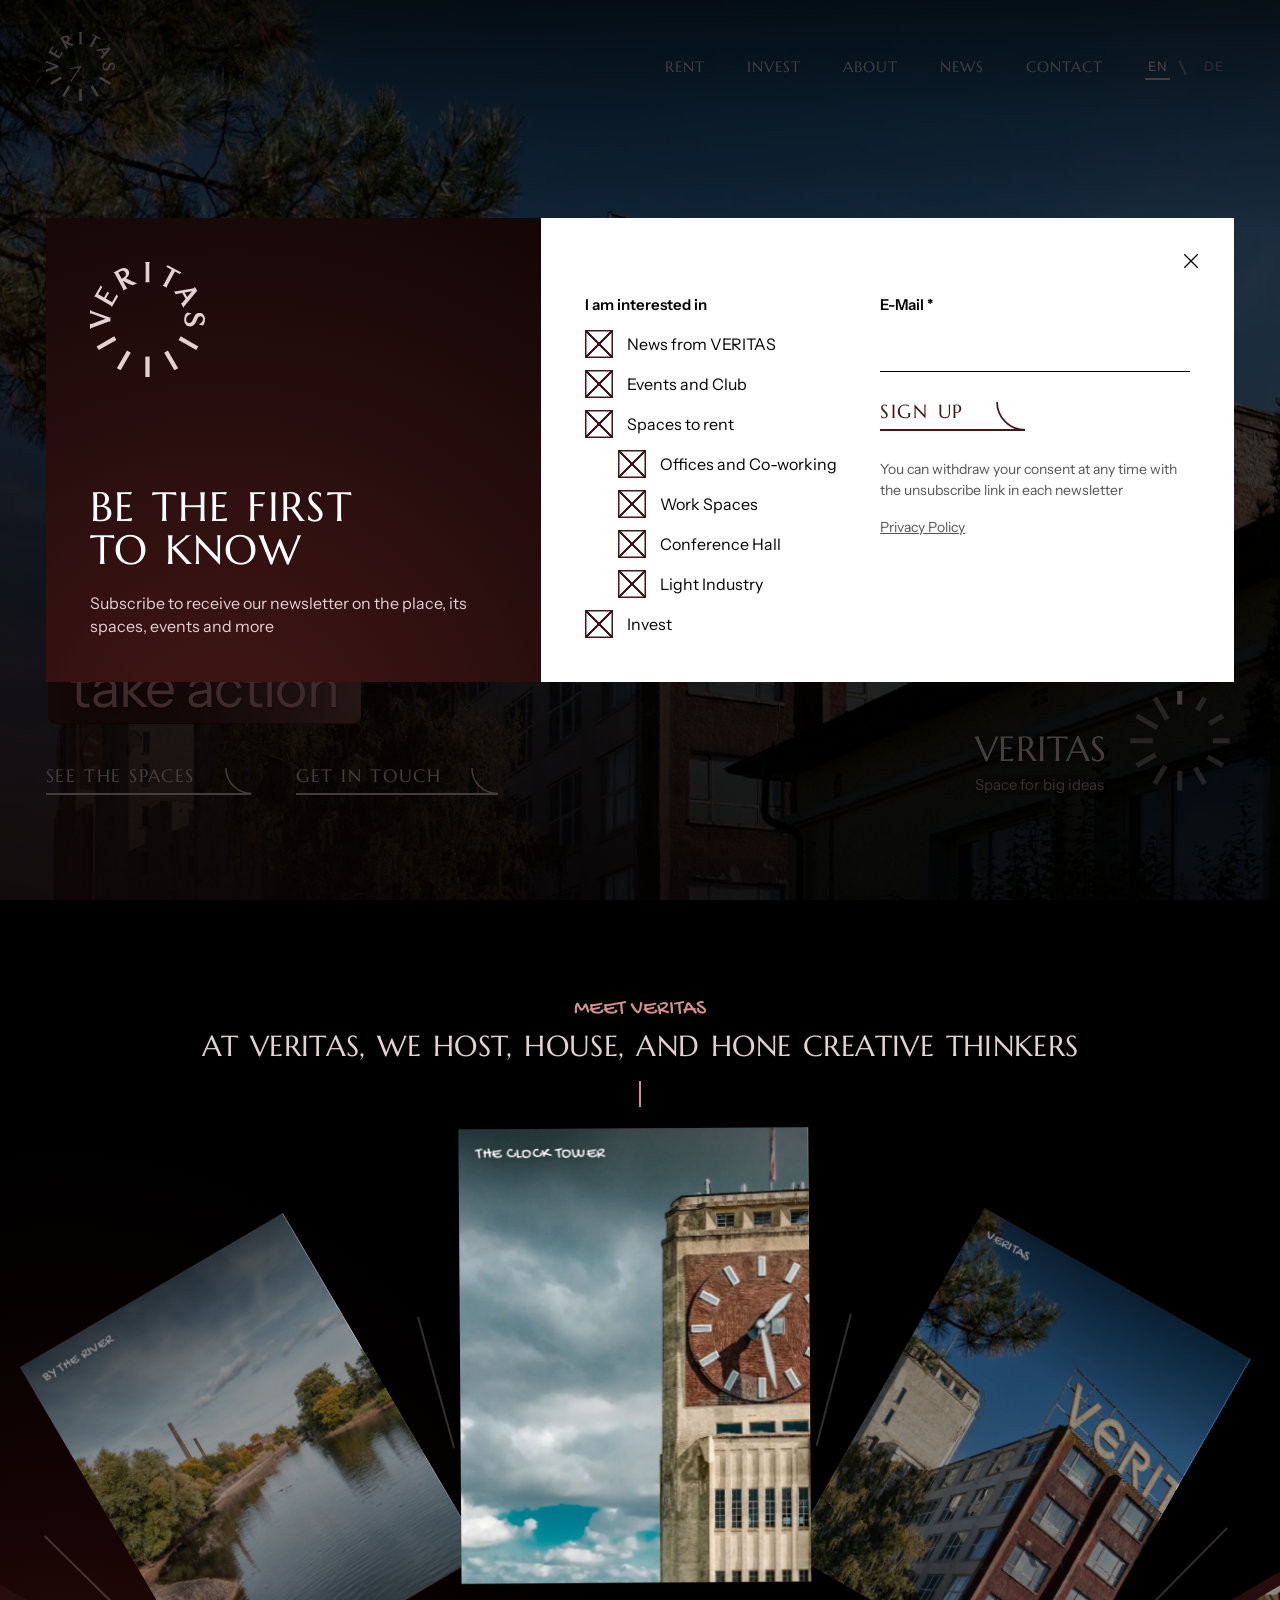
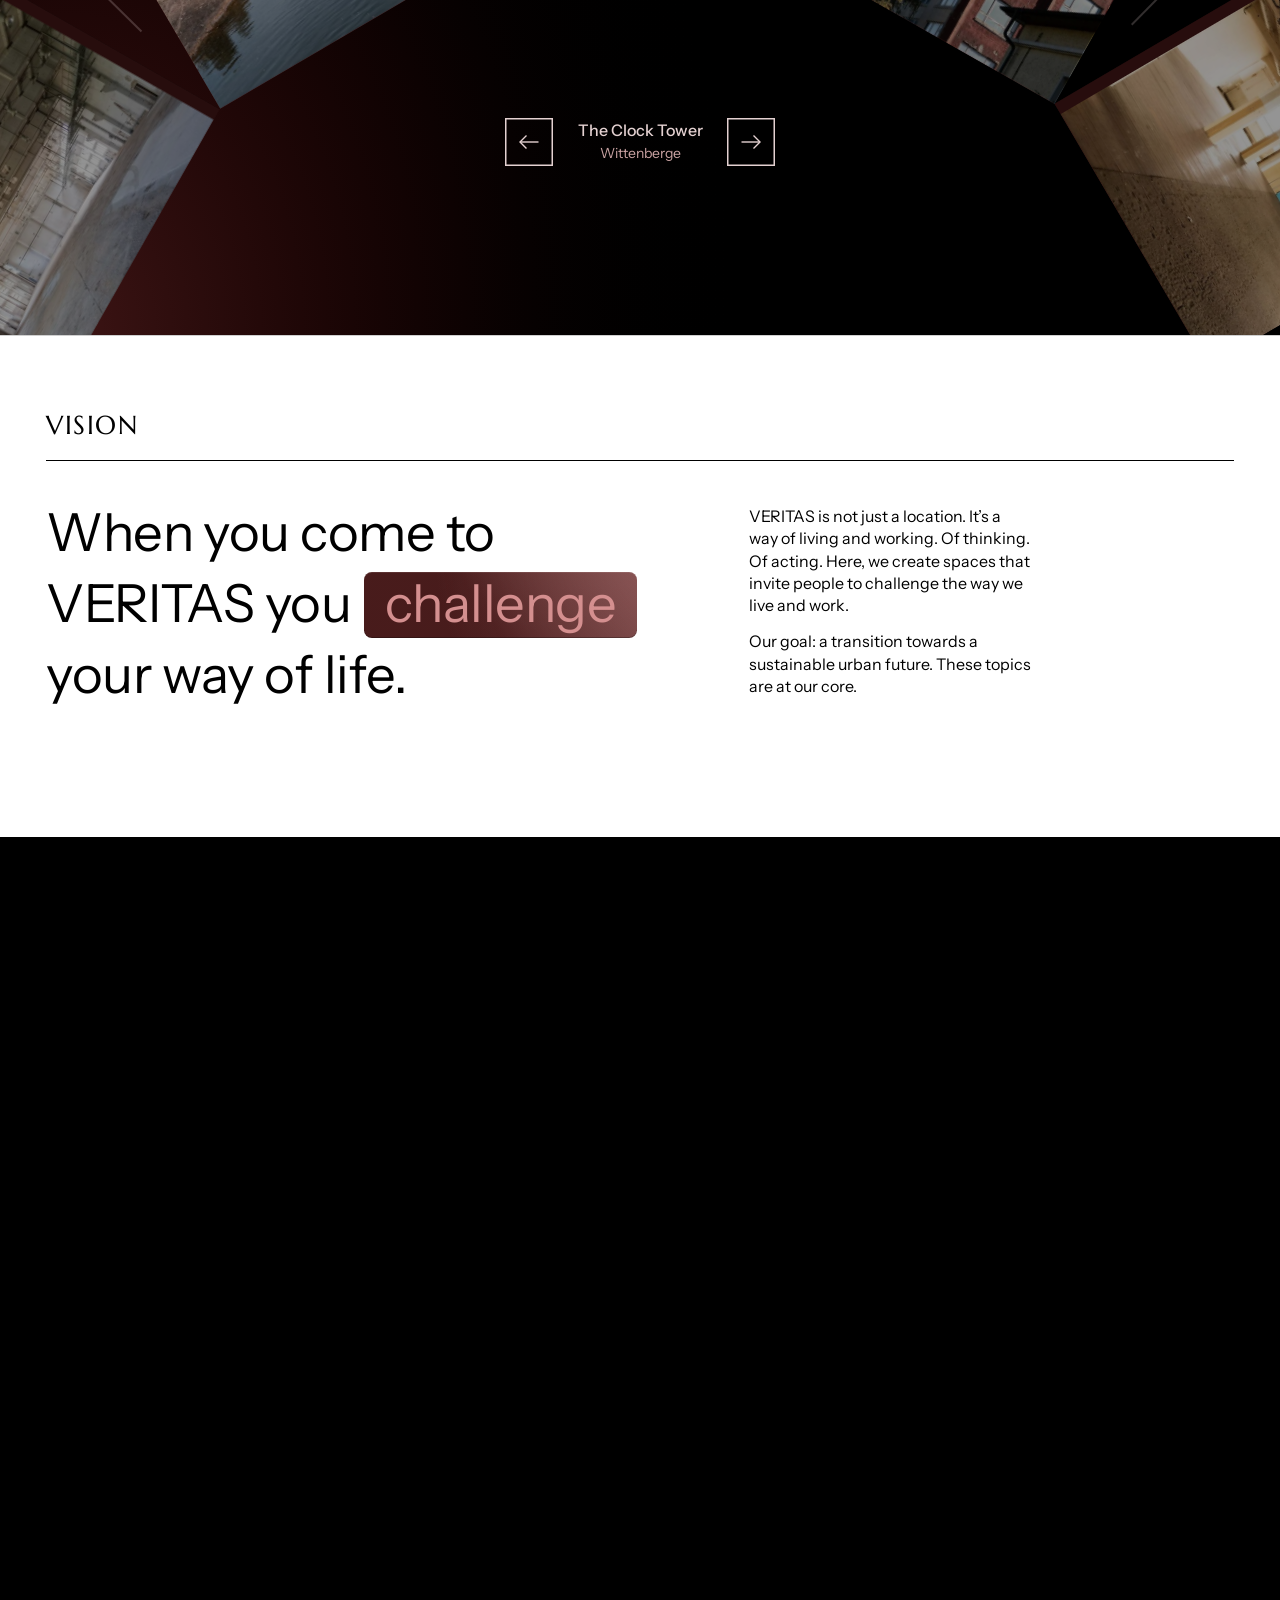
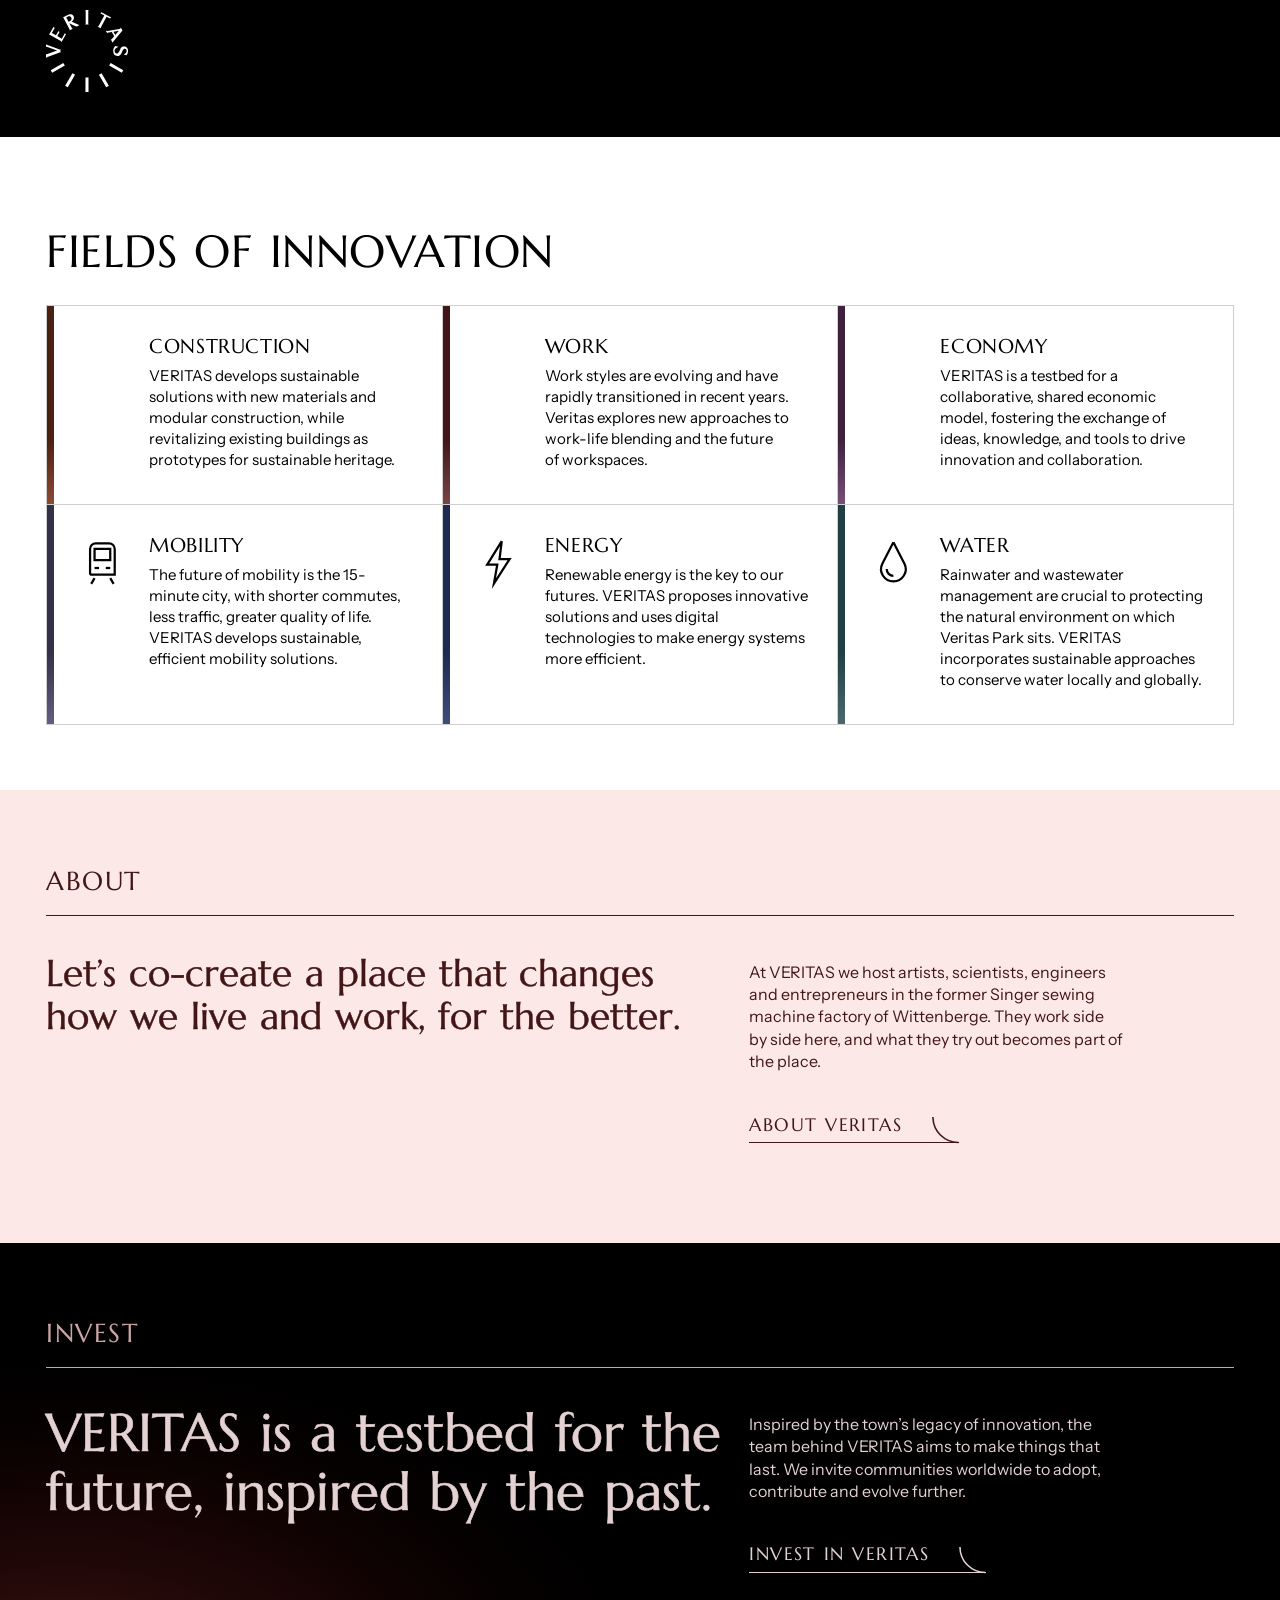
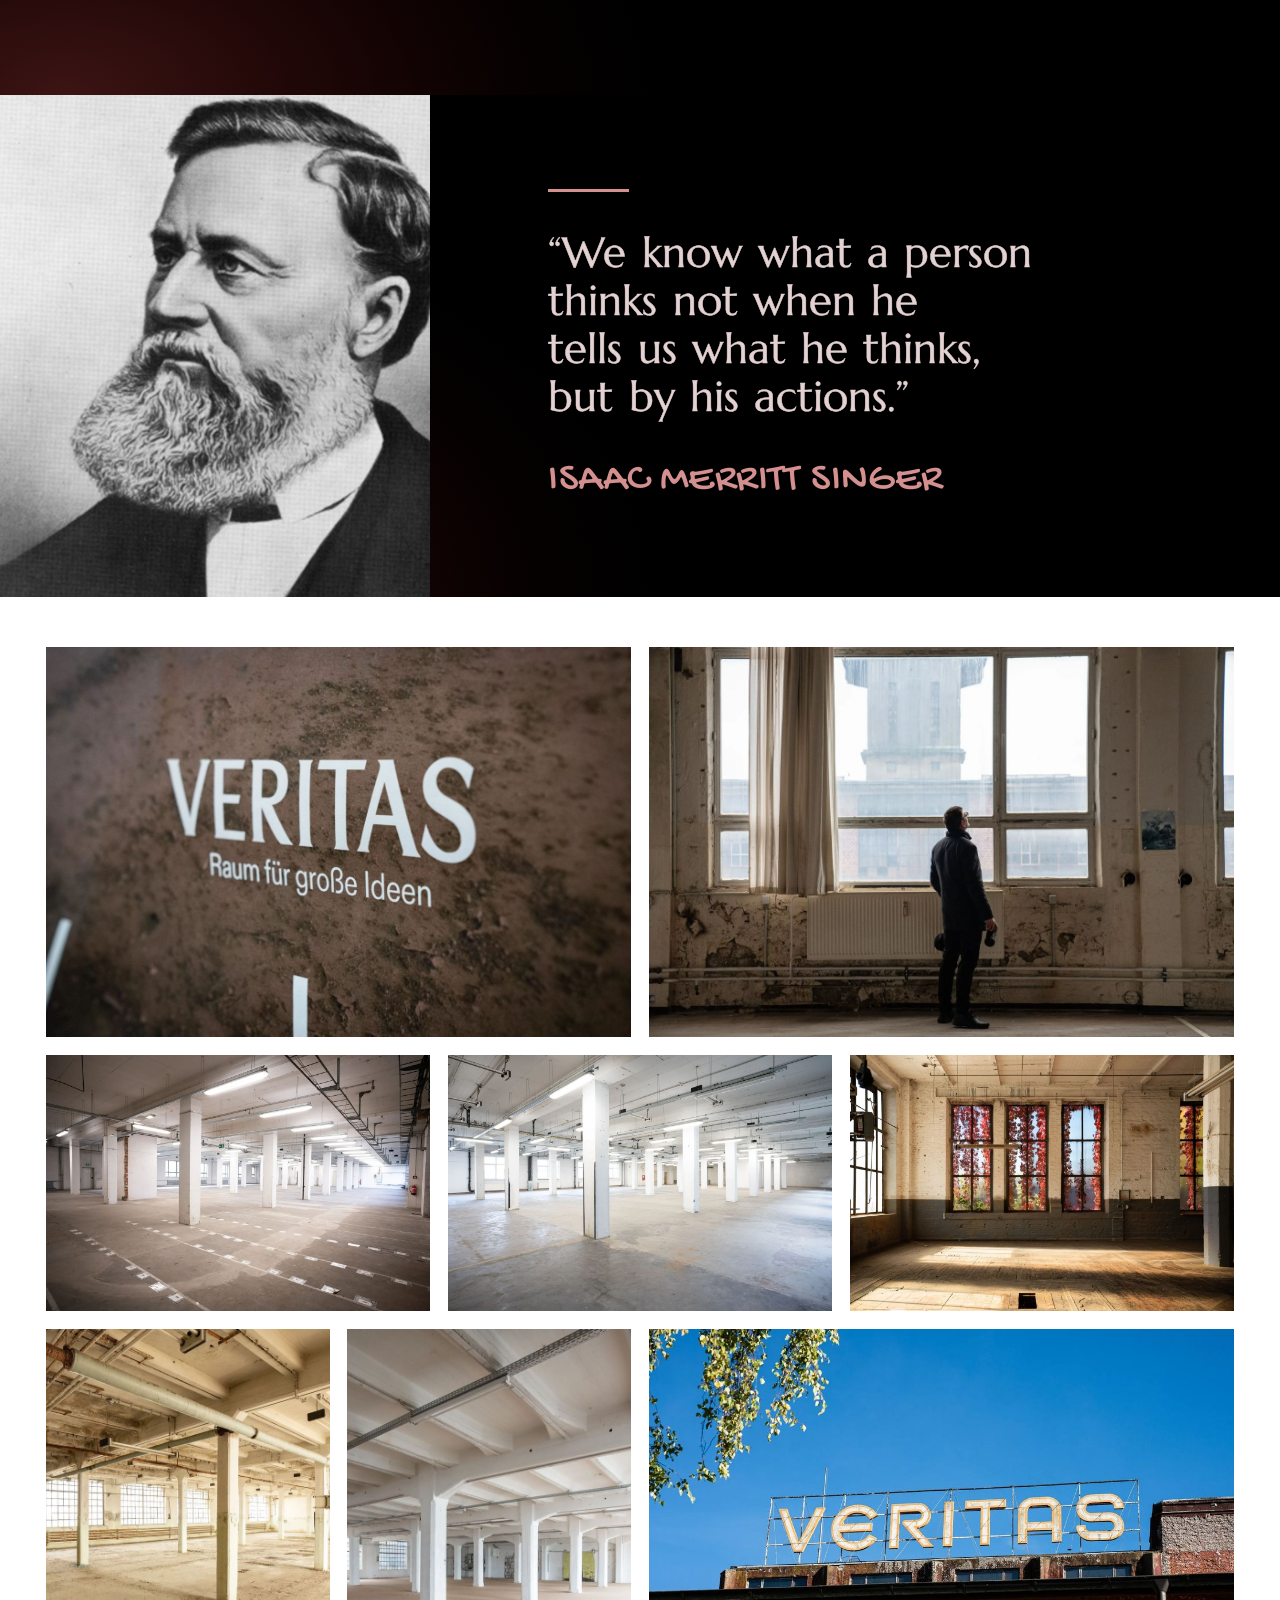
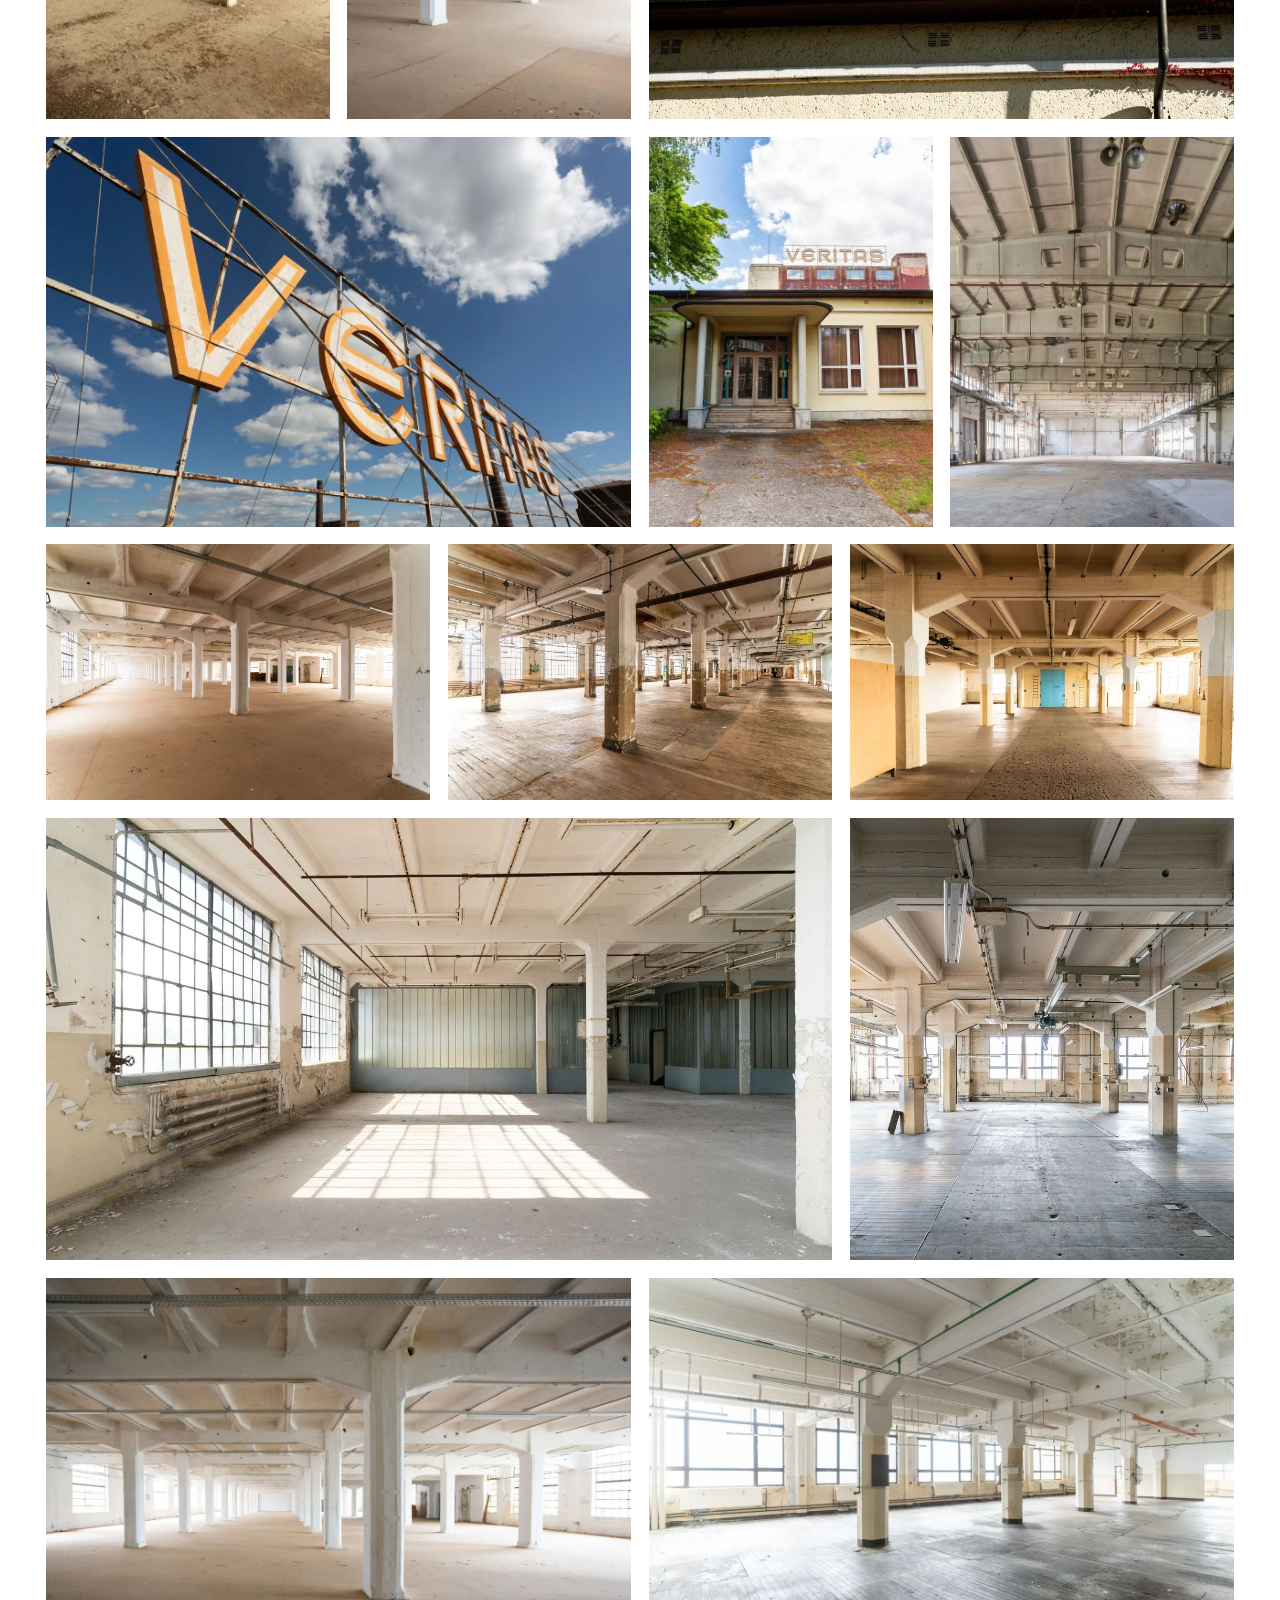
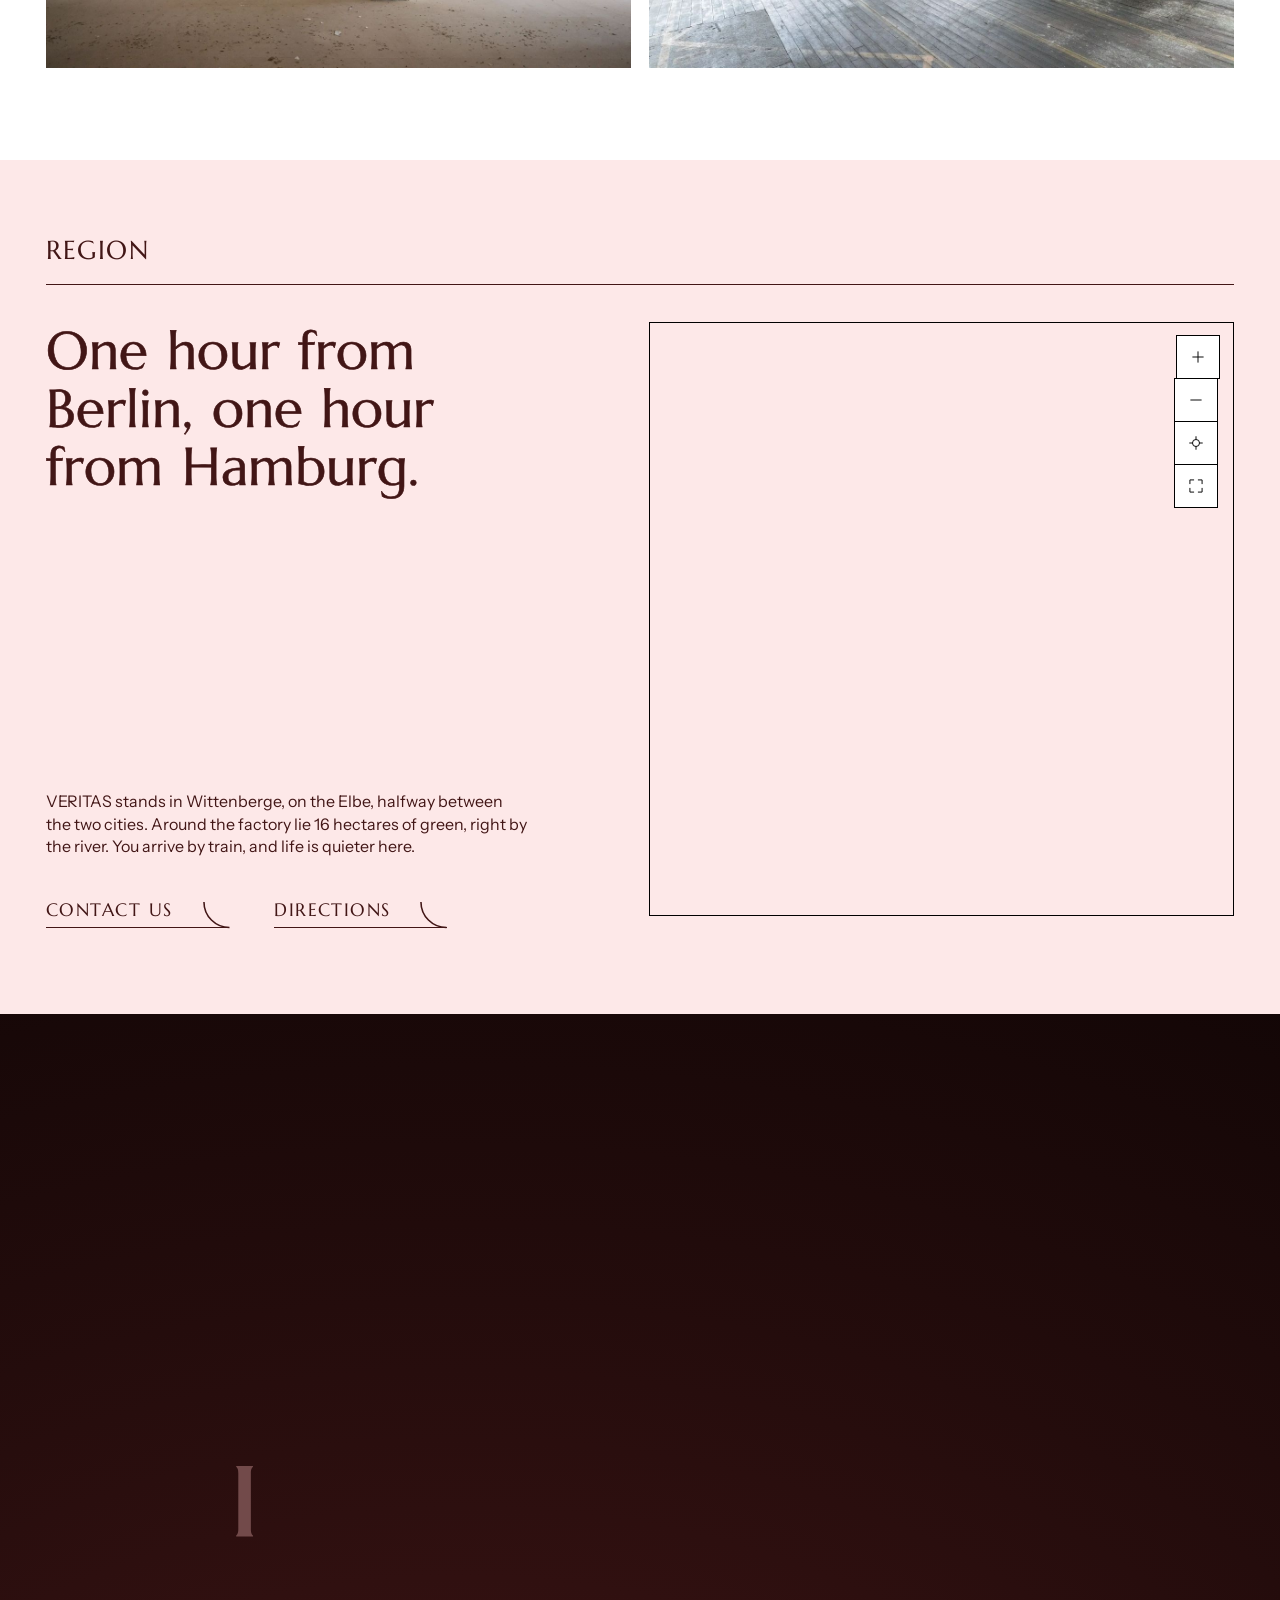
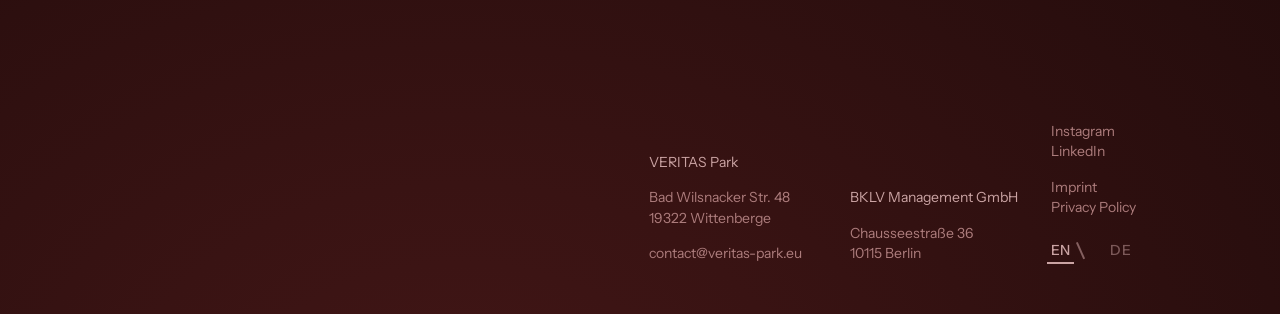
<file: index.html>
<!doctype html>
<html lang="en" class="at-top">
<head>
<meta charset="utf-8">
<meta name="viewport" content="width=device-width,initial-scale=1,viewport-fit=cover">
<meta name="theme-color" content="#000000">
<meta name="color-scheme" content="light only">
<title>VERITAS, a place where ideas take action</title>
<link rel="icon" href="img/favicon.svg">
<link rel="stylesheet" href="veritas.css?v=120">
<script>try{if(sessionStorage.getItem('v-bar')==='b')document.documentElement.classList.add('scrolled')}catch(e){}</script>
</head>
<!-- VERITAS, the home page. Written by hand, 22 Nov 2026 (round 3). No build script makes this file.
     Words and pictures: the live site veritas-park.eu. Look: the brand book (see ../DA_MESURES.md).
     Order of the page: the opening in twelve pictures, the wheel, Vision, Fields of Innovation, the place in 3D, About, Invest, the gallery. No News here since 26 Nov 2026 (his word): the news have their own page, news.html. -->
<body class="v" data-hue="red">

<!-- the arrival: the symbol builds itself round the circle, the move chosen on 20 Nov (SYMBOL.html) -->
<div class="gate" aria-hidden="true"><svg data-symbol viewBox="-40 -40 80 80"></svg></div>

<header class="head">
  <a class="logo" href="index.html" aria-label="VERITAS, home">
    <i class="mk"></i>
    <svg class="clock" viewBox="0 0 296 296.01" aria-hidden="true">
      <line class="hand" x1="148" y1="148.005" x2="148" y2="104.08" stroke="currentColor" stroke-width="5.04"/>
      <line class="hand" x1="148" y1="148.005" x2="148" y2="71.61" stroke="currentColor" stroke-width="5.04"/>
    </svg>
  </a>
  <nav class="bar" aria-label="Pages">
    <a href="rent.html">Rent</a>
    <a href="invest.html">Invest</a>
    <a href="about.html">About</a>
    <a href="news.html">News</a>
    <a href="contact.html">Contact</a>
  <span class="lang"><button type="button" data-lang="en" aria-pressed="true">EN</button><button type="button" data-lang="de" aria-pressed="false">DE</button></span>
  </nav>
  <button class="menu-btn" aria-expanded="false" aria-controls="nav">Menu</button>
</header>

<!-- the menu of a phone: wall signs -->
<nav class="nav dark" id="nav" aria-label="Menu" inert>
  <ul>
    <li><a class="sign one" href="rent.html" style="--i:0;--d:0ms"><i class="ic" style="--u:url(img/icons/space_to_rent.svg)"></i><span>Rent</span><svg class="curve" viewBox="0 0 100 100" aria-hidden="true"><path pathLength="1" d="M100 96.4A96.4 96.4 0 0 1 3.6 0"/></svg></a></li>
    <li><a class="sign one" href="invest.html" style="--i:1;--d:70ms"><i class="ic" style="--u:url(img/icons/economy.svg)"></i><span>Invest</span><svg class="curve" viewBox="0 0 100 100" aria-hidden="true"><path pathLength="1" d="M100 96.4A96.4 96.4 0 0 1 3.6 0"/></svg></a></li>
    <li><a class="sign one" href="about.html" style="--i:2;--d:140ms"><i class="ic" style="--u:url(img/icons/stairs.svg)"></i><span>About</span><svg class="curve" viewBox="0 0 100 100" aria-hidden="true"><path pathLength="1" d="M100 96.4A96.4 96.4 0 0 1 3.6 0"/></svg></a></li>
    <li><a class="sign one" href="news.html" style="--i:3;--d:210ms"><i class="ic" style="--u:url(img/icons/news.svg)"></i><span>News</span><svg class="curve" viewBox="0 0 100 100" aria-hidden="true"><path pathLength="1" d="M100 96.4A96.4 96.4 0 0 1 3.6 0"/></svg></a></li>
    <li><a class="sign one" href="contact.html" style="--i:4;--d:280ms"><i class="ic" style="--u:url(img/icons/mail.svg)"></i><span>Contact</span><svg class="curve" viewBox="0 0 100 100" aria-hidden="true"><path pathLength="1" d="M100 96.4A96.4 96.4 0 0 1 3.6 0"/></svg></a></li>
  </ul>
  <div class="foot"><a href="https://www.instagram.com/veritas.park/" target="_blank" rel="noopener">Instagram</a><a href="https://www.linkedin.com/company/veritaspark/" target="_blank" rel="noopener">LinkedIn</a><a href="mailto:contact@veritas-park.eu">contact@veritas-park.eu</a><span class="lang"><button type="button" data-lang="en" aria-pressed="true">EN</button><button type="button" data-lang="de" aria-pressed="false">DE</button></span></div>
</nav>

<main>

<!-- ============ THE OPENING: the place in twelve pictures, one per vocation, like the twelve hours ============
     Which vocation for which picture: the number of the building is in the name of the photograph on the live site;
     what each building becomes is in the press read on 20 Nov and in the names of the floor plans of the live site. -->
<section class="hero" data-ground="dark" aria-roledescription="carousel" aria-label="The place, in twelve pictures">
  <div class="hero-pics">
    <figure class="on" data-name="VERITAS" data-line="Space for big ideas"><img src="img/place/epp_9195.jpg" srcset="img/place/m/epp_9195.jpg 1280w, img/place/epp_9195.jpg 2000w" alt="The letters VERITAS on the roof of the factory" fetchpriority="high"></figure>
    <figure data-name="Hotel" data-line="Building 13"><img data-src="img/place/b13_219.jpg" data-srcset="img/place/m/b13_219.jpg 1280w, img/place/b13_219.jpg 2000w" alt="A hall of building 13, the future hotel"></figure>
    <figure data-name="The Factory" data-line="Wittenberge"><img data-src="img/place/aerial_0.jpg" data-srcset="img/place/m/aerial_0.jpg 1280w, img/place/aerial_0.jpg 2000w" alt="The factory and its quarter seen from the air"></figure>
    <figure data-name="Offices and Co-working" data-line="Building 13"><img data-src="img/place/b13f2_23.jpg" data-srcset="img/place/m/b13f2_23.jpg 1280w, img/place/b13f2_23.jpg 2000w" alt="A hall of building 13"></figure>
    <figure data-name="Office Hotel" data-line="Building 13, second floor"><img data-src="img/place/b13f2_38.jpg" data-srcset="img/place/m/b13f2_38.jpg 1280w, img/place/b13f2_38.jpg 2000w" alt="The second floor of building 13"></figure>
    <figure data-name="Work Spaces" data-line="Building 7"><img data-src="img/place/b7_140.jpg" data-srcset="img/place/m/b7_140.jpg 1280w, img/place/b7_140.jpg 2000w" alt="A white hall of building 7"></figure>
    <figure data-name="Conference Hall" data-line="Building 14, for conferences and performances"><img data-src="img/place/b14_01.jpg" data-srcset="img/place/m/b14_01.jpg 1280w, img/place/b14_01.jpg 2000w" alt="The old canteen, building 14"></figure>
    <figure data-name="Events and Club" data-line="Building 2"><img data-src="img/place/b2_101.jpg" data-srcset="img/place/m/b2_101.jpg 1280w, img/place/b2_101.jpg 2000w" alt="The old power house, building 2"></figure>
    <figure data-name="Sport" data-line="Building 4, with a restaurant on the water"><img data-src="img/place/b4roof_038.jpg" data-srcset="img/place/m/b4roof_038.jpg 1280w, img/place/b4roof_038.jpg 2000w" alt="The factory seen from the roof of building 4"></figure>
    <figure data-name="Light Industry" data-line="Building 110"><img data-src="img/place/b110_14.jpg" data-srcset="img/place/m/b110_14.jpg 1280w, img/place/b110_14.jpg 2000w" alt="The shed of building 110"></figure>
    <figure data-name="By the River" data-line="16 hectares of green"><img data-src="img/place/around_081.jpg" data-srcset="img/place/m/around_081.jpg 1280w, img/place/around_081.jpg 2000w" alt="The river beside the factory"></figure>
    <figure data-name="The Clock Tower" data-line="Wittenberge"><img data-src="img/place/b13_031.jpg" data-srcset="img/place/m/b13_031.jpg 1280w, img/place/b13_031.jpg 1707w" alt="The clock tower"></figure>
  </div>
  <div class="hero-shade"></div>
  <div class="g hero-in">
    <div class="c" style="--s:7;--sp:6">
      <h1>A place where ideas<br><a class="pill" href="#spaces">take action</a></h1>
      <div class="sbtns">
        <a class="sbtn" href="#spaces"><span>See the spaces</span><svg class="curve" viewBox="0 0 100 100" aria-hidden="true"><path pathLength="1" d="M100 96.4A96.4 96.4 0 0 1 3.6 0"/></svg></a>
        <a class="sbtn" href="contact.html"><span>Get in touch</span><svg class="curve" viewBox="0 0 100 100" aria-hidden="true"><path pathLength="1" d="M100 96.4A96.4 96.4 0 0 1 3.6 0"/></svg></a>
      </div>
    </div>
    <div class="c" style="--s:5;--sp:6">
      <div class="place">
        <div class="txt"><b><u></u></b><span><u></u></span></div>
        <div class="dial"><svg data-dial viewBox="-40 -40 80 80" role="group" aria-label="The twelve pictures"></svg></div>
      </div>
    </div>
  </div>
</section>

<!-- ============ THE WHEEL: the same twelve places on a dial you turn by hand (the book draws its website this way, p37) ============ -->
<section class="wheel-sec dark" data-ground="dark" id="spaces">
  <div class="wheel" tabindex="0" role="group" aria-label="Twelve pictures of the place on a wheel. Turn it with the arrow keys.">
    <i class="pointer"></i>
    <div class="ring">
      <button class="card" type="button" data-name="VERITAS" data-line="Space for big ideas"><img data-src="img/place/epp_9195.jpg" data-srcset="img/place/m/epp_9195.jpg 1280w, img/place/epp_9195.jpg 2000w" sizes="(max-width:820px) 82vw, 34vw" alt="" draggable="false"><em>VERITAS</em></button>
      <button class="card" type="button" data-name="Hotel" data-line="Building 13"><img data-src="img/place/b13_219.jpg" data-srcset="img/place/m/b13_219.jpg 1280w, img/place/b13_219.jpg 2000w" sizes="(max-width:820px) 82vw, 34vw" alt="" draggable="false"><em>Hotel</em></button>
      <button class="card" type="button" data-name="The Factory" data-line="Wittenberge"><img data-src="img/place/aerial_0.jpg" data-srcset="img/place/m/aerial_0.jpg 1280w, img/place/aerial_0.jpg 2000w" sizes="(max-width:820px) 82vw, 34vw" alt="" draggable="false"><em>The Factory</em></button>
      <button class="card" type="button" data-name="Offices and Co-working" data-line="Building 13"><img data-src="img/place/b13f2_23.jpg" data-srcset="img/place/m/b13f2_23.jpg 1280w, img/place/b13f2_23.jpg 2000w" sizes="(max-width:820px) 82vw, 34vw" alt="" draggable="false"><em>Offices and Co-working</em></button>
      <button class="card" type="button" data-name="Office Hotel" data-line="Building 13, second floor"><img data-src="img/place/b13f2_38.jpg" data-srcset="img/place/m/b13f2_38.jpg 1280w, img/place/b13f2_38.jpg 2000w" sizes="(max-width:820px) 82vw, 34vw" alt="" draggable="false"><em>Office Hotel</em></button>
      <button class="card" type="button" data-name="Work Spaces" data-line="Building 7"><img data-src="img/place/b7_140.jpg" data-srcset="img/place/m/b7_140.jpg 1280w, img/place/b7_140.jpg 2000w" sizes="(max-width:820px) 82vw, 34vw" alt="" draggable="false"><em>Work Spaces</em></button>
      <button class="card" type="button" data-name="Conference Hall" data-line="Building 14, for conferences and performances"><img data-src="img/place/b14_01.jpg" data-srcset="img/place/m/b14_01.jpg 1280w, img/place/b14_01.jpg 2000w" sizes="(max-width:820px) 82vw, 34vw" alt="" draggable="false"><em>Conference Hall</em></button>
      <button class="card" type="button" data-name="Events and Club" data-line="Building 2"><img data-src="img/place/b2_101.jpg" data-srcset="img/place/m/b2_101.jpg 1280w, img/place/b2_101.jpg 2000w" sizes="(max-width:820px) 82vw, 34vw" alt="" draggable="false"><em>Events and Club</em></button>
      <button class="card" type="button" data-name="Sport" data-line="Building 4, with a restaurant on the water"><img data-src="img/place/b4roof_038.jpg" data-srcset="img/place/m/b4roof_038.jpg 1280w, img/place/b4roof_038.jpg 2000w" sizes="(max-width:820px) 82vw, 34vw" alt="" draggable="false"><em>Sport</em></button>
      <button class="card" type="button" data-name="Light Industry" data-line="Building 110"><img data-src="img/place/b110_14.jpg" data-srcset="img/place/m/b110_14.jpg 1280w, img/place/b110_14.jpg 2000w" sizes="(max-width:820px) 82vw, 34vw" alt="" draggable="false"><em>Light Industry</em></button>
      <button class="card" type="button" data-name="By the River" data-line="16 hectares of green"><img data-src="img/place/around_081.jpg" data-srcset="img/place/m/around_081.jpg 1280w, img/place/around_081.jpg 2000w" sizes="(max-width:820px) 82vw, 34vw" alt="" draggable="false"><em>By the River</em></button>
      <button class="card" type="button" data-name="The Clock Tower" data-line="Wittenberge"><img data-src="img/place/b13_031.jpg" data-srcset="img/place/m/b13_031.jpg 1280w, img/place/b13_031.jpg 1707w" sizes="(max-width:820px) 82vw, 34vw" alt="" draggable="false"><em>The Clock Tower</em></button>
    </div>
  </div>
  <div class="wheel-cap">
    <button class="round back" data-turn="-1" aria-label="Previous"><svg class="ico" viewBox="0 0 100 100" aria-hidden="true"><path d="M2.5 50H95"/><path d="M62.5 17.5L95 50L62.5 82.5"/></svg></button>
    <div class="who"><span class="cnt"></span><b></b><span></span></div>
    <button class="round" data-turn="1" aria-label="Next"><svg class="ico" viewBox="0 0 100 100" aria-hidden="true"><path d="M2.5 50H95"/><path d="M62.5 17.5L95 50L62.5 82.5"/></svg></button>
  </div>
  <div class="meet">
    <span class="t-brush reveal">Meet VERITAS</span>
    <h2 class="t-caps m reveal" style="--d:90ms">At VERITAS, we host, house, and hone creative thinkers</h2>
  </div>
</section>

<!-- ============ VISION: a page of the book (p7): the name at the top, the sentence standing at the foot, a narrow column of text, a picture as a column ============ -->
<section class="pg white" data-ground="light" style="--rows:6">
  <p class="t-label">Vision</p>
  <h2 class="t-line reveal" style="grid-column:1/8">When you come to VERITAS you <a class="pill" href="about.html">challenge</a> your way of life.</h2>
  <div class="t-body reveal" style="grid-column:8/11;--d:90ms">
    <p>VERITAS is not just a location. It’s a way of living and working. Of thinking. Of acting. Here, we create spaces that invite people to challenge the way we live and work.</p>
    <p>Our goal: a transition towards a sustainable urban future. These topics are at our core.</p>
  </div>
  <div class="col-pic reveal" style="grid-column:11/13;grid-row:1/3;margin:calc(var(--row)*-.28) calc(var(--m)*-1) calc(var(--row)*-.5) 0;--d:160ms"><img src="img/place/b7_213.jpg" srcset="img/place/m/b7_213.jpg 1280w, img/place/b7_213.jpg 2000w" alt="The clock tower seen through a window of building 7" loading="lazy"></div>
</section>

<!-- client remark 2 ("Instead of this maybe we will use this kind of concept"): the single photograph of the ivy house stood here. In its place the pairs of the brand book:
     two pictures side by side and the line "Where ... meets ...". The four lines are lines of the book; the photographs are those of the place (which pair carries which line is my choice).
     No right-hand picture may carry lettering of its own: the line stands on it (the canteen front with its VERITAS sign was taken out for that). -->
<section class="meets" data-ground="dark" aria-roledescription="carousel"><i class="mk" aria-hidden="true"></i><div class="pair" style="--k:0"><figure><img src="img/place/b7_140.jpg" srcset="img/place/m/b7_140.jpg 1280w, img/place/b7_140.jpg 2000w" sizes="50vw" alt="" loading="lazy"></figure><figure><img src="img/place/around_081.jpg" srcset="img/place/m/around_081.jpg 1280w, img/place/around_081.jpg 2000w" sizes="50vw" alt="" loading="lazy"></figure><p class="t-serif m">Where work meets balance.</p></div><div class="pair" style="--k:1"><figure><img src="img/place/b110_14.jpg" srcset="img/place/m/b110_14.jpg 1280w, img/place/b110_14.jpg 2000w" sizes="50vw" alt="" loading="lazy"></figure><figure><img src="img/place/b7_487.jpg" srcset="img/place/m/b7_487.jpg 1280w, img/place/b7_487.jpg 2000w" sizes="50vw" alt="" loading="lazy"></figure><p class="t-serif m">Where raw meets refined.</p></div><div class="pair" style="--k:2"><figure><img src="img/place/b13_219.jpg" srcset="img/place/m/b13_219.jpg 1280w, img/place/b13_219.jpg 2000w" sizes="50vw" alt="" loading="lazy"></figure><figure><img src="img/place/epp_9121.jpg" srcset="img/place/m/epp_9121.jpg 1280w, img/place/epp_9121.jpg 2000w" sizes="50vw" alt="" loading="lazy"></figure><p class="t-serif m">Where artist meets inspiration.</p></div><div class="pair" style="--k:3"><figure><img src="img/place/aerial_0.jpg" srcset="img/place/m/aerial_0.jpg 1280w, img/place/aerial_0.jpg 2000w" sizes="50vw" alt="" loading="lazy"></figure><figure><img src="img/place/b2_101.jpg" srcset="img/place/m/b2_101.jpg 1280w, img/place/b2_101.jpg 2000w" sizes="50vw" alt="" loading="lazy"></figure><p class="t-serif m">Where nature meets glam.</p></div></section>

<!-- ============ FIELDS OF INNOVATION: six squares; each carries the colour column of its hue (p21) and lights up in it ============ -->
<section class="white" data-ground="light" style="padding-bottom:calc(var(--row)*.6)">
  <div class="pg" style="--rows:3;border-top:0"><h2 class="t-caps m reveal" style="grid-column:1/-1;grid-row:2">Fields of Innovation</h2></div>
  <div class="fields2">
    <article class="fld" data-hue="brown" tabindex="0"><i class="lit"></i><i class="col"></i>
      <svg class="ico draw" viewBox="0 0 100 100" aria-hidden="true"><path d="M32.5 97.5V2.5"/><path d="M12.5 22.5H97.5"/><path d="M32.5 2.5L67.1 22.5"/><path d="M17.5 27.5V40"/><path d="M82.5 25V52.5"/><path d="M72.5 57.5H92.5V75H72.5Z"/><path d="M15 97.5H50"/></svg>
      <h3>Construction</h3><p>VERITAS develops sustainable solutions with new materials and modular construction, while revitalizing existing buildings as prototypes for sustainable heritage.</p></article>
    <article class="fld" data-hue="red" tabindex="0"><i class="lit"></i><i class="col"></i>
      <svg class="ico draw" viewBox="0 0 100 100" aria-hidden="true"><path d="M17.5 20H82.5V67.5H17.5Z"/><path d="M2.5 80H97.5"/><path d="M30 35H55"/><path d="M30 47.5H45"/></svg>
      <h3>Work</h3><p>Work styles are evolving and have rapidly transitioned in recent years. Veritas explores new approaches to work-life blending and the future of workspaces.</p></article>
    <article class="fld" data-hue="violet" tabindex="0"><i class="lit"></i><i class="col"></i>
      <svg class="ico draw" viewBox="0 0 100 100" aria-hidden="true"><path d="M2.5 97.5H97.5"/><path d="M15 90V65"/><path d="M37.5 90V47.5"/><path d="M60 90V30"/><path d="M82.5 90V12.5"/></svg>
      <h3>Economy</h3><p>VERITAS is a testbed for a collaborative, shared economic model, fostering the exchange of ideas, knowledge, and tools to drive innovation and collaboration.</p></article>
    <article class="fld" data-hue="purple" tabindex="0"><i class="lit"></i><i class="col"></i>
      <svg class="ico draw" viewBox="0 0 100 100" aria-hidden="true"><path d="M22.5 77.5V20a12.5 12.5 0 0 1 12.5 -12.5H65a12.5 12.5 0 0 1 12.5 12.5V77.5Z"/><path d="M32.5 20H67.5V45H32.5Z"/><path d="M32.5 62.5H42.5"/><path d="M57.5 62.5H67.5"/><path d="M32.5 85L25 98"/><path d="M67.5 85L75 98"/></svg>
      <h3>Mobility</h3><p>The future of mobility is the 15-minute city, with shorter commutes, less traffic, greater quality of life. VERITAS develops sustainable, efficient mobility solutions.</p></article>
    <article class="fld" data-hue="blue" tabindex="0"><i class="lit"></i><i class="col"></i>
      <svg class="ico draw" viewBox="0 0 100 100" aria-hidden="true"><path d="M57.5 2.5L25 55H47.5L40 97.5L75 42.5H52.5Z"/></svg>
      <h3>Energy</h3><p>Renewable energy is the key to our futures. VERITAS proposes innovative solutions and uses digital technologies to make energy systems more efficient.</p></article>
    <article class="fld" data-hue="turquoise" tabindex="0"><i class="lit"></i><i class="col"></i>
      <svg class="ico draw" viewBox="0 0 100 100" aria-hidden="true"><path d="M50 5L74.44 52.39A27.5 27.5 0 1 1 25.56 52.39Z"/><path d="M35 65A15 15 0 0 0 50 80"/></svg>
      <h3>Water</h3><p>Rainwater and wastewater management are crucial to protecting the natural environment on which Veritas Park sits. VERITAS incorporates sustainable approaches to conserve water locally and globally.</p></article>
  </div>
</section>

<!-- ============ ABOUT: a page of the book (p7): Ulrich in small letters standing at the foot, the text and the sign beside it, on the same line of foot ============ -->
<section class="pg pastel" data-ground="light" style="--rows:6">
  <p class="t-label">About</p>
  <h2 class="t-serif reveal" style="grid-column:1/8">Let’s co-create a place that changes how we live and work, for the better.</h2>
  <div class="reveal" style="grid-column:8/12;--d:90ms">
    <p class="t-body">At VERITAS we host artists, scientists, engineers and entrepreneurs in the former Singer sewing machine factory of Wittenberge. They work side by side here, and what they try out becomes part of the place.</p>
    <div class="sbtns"><a class="sbtn" href="about.html"><span>About VERITAS</span><svg class="curve" viewBox="0 0 100 100" aria-hidden="true"><path pathLength="1" d="M100 96.4A96.4 96.4 0 0 1 3.6 0"/></svg></a></div>
  </div>
</section>

<!-- ============ INVEST: the section of the live home page that was missing in the first version ============ -->
<section class="pg dark" data-ground="dark" style="--rows:6">
  <p class="t-label" style="color:var(--on-dark-2)">Invest</p>
  <h2 class="t-serif reveal" style="grid-column:1/8">VERITAS is a testbed for the future, inspired by the past.</h2>
  <div class="reveal" style="grid-column:8/12;--d:90ms">
    <p class="t-body">Inspired by the town’s legacy of innovation, the team behind VERITAS aims to make things that last. We invite communities worldwide to adopt, contribute and evolve further.</p>
    <div class="sbtns"><a class="sbtn" href="invest.html"><span>Invest in VERITAS</span><svg class="curve" viewBox="0 0 100 100" aria-hidden="true"><path pathLength="1" d="M100 96.4A96.4 96.4 0 0 1 3.6 0"/></svg></a></div>
  </div>
</section>

<!-- ============ the quotation of the live home page, beside the portrait the live page shows with it. No word stands on the face. ============ -->
<section class="qsec dark" data-ground="dark">
  <figure class="reveal"><img src="img/singer.jpg" alt="Isaac Merritt Singer" loading="lazy" style="object-position:50% 20%"></figure>
  <div><i class="mark"></i><blockquote class="quote reveal">“We know what a person thinks not when he tells us what he thinks, but by his actions.”</blockquote><span class="t-brush said reveal" style="--d:120ms">Isaac Merritt Singer</span></div>
</section>

<!-- ============ THE GALLERY of the live home page: eighteen pictures of the place. A click opens one to the full screen. ============ -->
<section class="white" data-ground="light">
  <div class="mosaic" style="padding-top:calc(var(--row)*.5)">
    <button type="button" style="--s:6;--sp:6;--r:3/2" aria-label="Open the picture"><img src="img/place/epp_0338.jpg" srcset="img/place/m/epp_0338.jpg 1280w, img/place/epp_0338.jpg 2000w" alt="" loading="lazy"></button>
    <button type="button" style="--s:6;--sp:6;--r:3/2" aria-label="Open the picture"><img src="img/place/epp_0945.jpg" srcset="img/place/m/epp_0945.jpg 1280w, img/place/epp_0945.jpg 2000w" alt="" loading="lazy"></button>
    <button type="button" style="--s:4;--sp:3;--r:3/2" aria-label="Open the picture"><img src="img/place/epp_1147.jpg" srcset="img/place/m/epp_1147.jpg 1280w, img/place/epp_1147.jpg 2000w" alt="" loading="lazy"></button>
    <button type="button" style="--s:4;--sp:3;--r:3/2" aria-label="Open the picture"><img src="img/place/epp_1149.jpg" srcset="img/place/m/epp_1149.jpg 1280w, img/place/epp_1149.jpg 2000w" alt="" loading="lazy"></button>
    <button type="button" style="--s:4;--sp:6;--r:3/2" aria-label="Open the picture"><img src="img/place/epp_9020.jpg" srcset="img/place/m/epp_9020.jpg 1280w, img/place/epp_9020.jpg 2000w" alt="" loading="lazy"></button>
    <button type="button" style="--s:3;--sp:3;--r:auto" aria-label="Open the picture"><img src="img/place/b7_43.jpg" srcset="img/place/m/b7_43.jpg 1280w, img/place/b7_43.jpg 2000w" alt="" loading="lazy"></button>
    <button type="button" style="--s:3;--sp:3;--r:auto" aria-label="Open the picture"><img src="img/place/b7_119.jpg" srcset="img/place/m/b7_119.jpg 1280w, img/place/b7_119.jpg 2000w" alt="" loading="lazy"></button>
    <button type="button" style="--s:6;--sp:6;--r:3/2" aria-label="Open the picture"><img src="img/place/epp_9176.jpg" srcset="img/place/m/epp_9176.jpg 1280w, img/place/epp_9176.jpg 2000w" alt="" loading="lazy"></button>
    <button type="button" style="--s:6;--sp:6;--r:3/2" aria-label="Open the picture"><img src="img/place/b13_132.jpg" srcset="img/place/m/b13_132.jpg 1280w, img/place/b13_132.jpg 2000w" alt="" loading="lazy"></button>
    <button type="button" style="--s:3;--sp:3;--r:auto" aria-label="Open the picture"><img src="img/place/b14_01.jpg" srcset="img/place/m/b14_01.jpg 1280w, img/place/b14_01.jpg 2000w" alt="" loading="lazy"></button>
    <button type="button" style="--s:3;--sp:3;--r:auto" aria-label="Open the picture"><img src="img/place/b110_14.jpg" srcset="img/place/m/b110_14.jpg 1280w, img/place/b110_14.jpg 2000w" alt="" loading="lazy"></button>
    <button type="button" style="--s:4;--sp:3;--r:3/2" aria-label="Open the picture"><img src="img/place/b7_486.jpg" srcset="img/place/m/b7_486.jpg 1280w, img/place/b7_486.jpg 2000w" alt="" loading="lazy"></button>
    <button type="button" style="--s:4;--sp:3;--r:3/2" aria-label="Open the picture"><img src="img/place/b7_487.jpg" srcset="img/place/m/b7_487.jpg 1280w, img/place/b7_487.jpg 2000w" alt="" loading="lazy"></button>
    <button type="button" style="--s:4;--sp:6;--r:3/2" aria-label="Open the picture"><img src="img/place/b13_219.jpg" srcset="img/place/m/b13_219.jpg 1280w, img/place/b13_219.jpg 2000w" alt="" loading="lazy"></button>
    <button type="button" style="--s:8;--sp:6;--r:16/9" aria-label="Open the picture"><img src="img/place/b7f4_016.jpg" srcset="img/place/m/b7f4_016.jpg 1280w, img/place/b7f4_016.jpg 2000w" alt="" loading="lazy"></button>
    <button type="button" style="--s:4;--sp:6;--r:auto" aria-label="Open the picture"><img src="img/place/b13f2_23.jpg" srcset="img/place/m/b13f2_23.jpg 1280w, img/place/b13f2_23.jpg 2000w" alt="" loading="lazy"></button>
    <button type="button" style="--s:6;--sp:6;--r:3/2" aria-label="Open the picture"><img src="img/place/b7_140.jpg" srcset="img/place/m/b7_140.jpg 1280w, img/place/b7_140.jpg 2000w" alt="" loading="lazy"></button>
    <button type="button" style="--s:6;--sp:6;--r:3/2" aria-label="Open the picture"><img src="img/place/b13f2_38.jpg" srcset="img/place/m/b13f2_38.jpg 1280w, img/place/b13f2_38.jpg 2000w" alt="" loading="lazy"></button>
  </div>
</section>

<!-- ============ REGION: the last block of the live home page ============ -->
<section class="pg pastel region" data-ground="light">
  <p class="t-label">Region</p>
  <h2 class="t-serif reveal" style="grid-column:1/7">One hour from Berlin, one hour from Hamburg.</h2>
  <figure class="vmap reveal" aria-label="Map: VERITAS in Wittenberge, between Berlin and Hamburg"><div class="vmap-c"></div><div class="vmap-ctl"><button type="button" class="round" data-map="in" aria-label="Zoom in"><svg class="ico" viewBox="0 0 100 100" aria-hidden="true"><path d="M50 15V85M15 50H85"/></svg></button><button type="button" class="round" data-map="out" aria-label="Zoom out"><svg class="ico" viewBox="0 0 100 100" aria-hidden="true"><path d="M15 50H85"/></svg></button><button type="button" class="round" data-map="site" aria-label="VERITAS"><svg class="ico" viewBox="0 0 100 100" aria-hidden="true"><circle cx="50" cy="50" r="22"/><path d="M50 8V28M50 72V92M8 50H28M72 50H92"/></svg></button><button type="button" class="round" data-map="region" aria-label="Berlin and Hamburg"><svg class="ico" viewBox="0 0 100 100" aria-hidden="true"><path d="M12 38V12H38M62 12H88V38M88 62V88H62M38 88H12V62"/></svg></button></div><button type="button" class="round vmap-x" data-map="leave" aria-label="Close"><svg class="ico" viewBox="0 0 100 100" aria-hidden="true"><path d="M12.5 12.5L87.5 87.5"/><path d="M87.5 12.5L12.5 87.5"/></svg></button></figure>
  <div class="reveal vmap-txt" style="grid-column:1/6;--d:90ms">
    <p class="t-body">VERITAS stands in Wittenberge, on the Elbe, halfway between the two cities. Around the factory lie 16 hectares of green, right by the river. You arrive by train, and life is quieter here.</p>
    <div class="sbtns"><a class="sbtn" href="contact.html"><span>Contact us</span><svg class="curve" viewBox="0 0 100 100" aria-hidden="true"><path pathLength="1" d="M100 96.4A96.4 96.4 0 0 1 3.6 0"/></svg></a><a class="sbtn" href="https://www.google.com/maps/dir/?api=1&amp;destination=Bad+Wilsnacker+Str.+48,+19322+Wittenberge" target="_blank" rel="noopener"><span>Directions</span><svg class="curve" viewBox="0 0 100 100" aria-hidden="true"><path pathLength="1" d="M100 96.4A96.4 96.4 0 0 1 3.6 0"/></svg></a></div>
  </div>
</section>

</main>

<!-- the footer: the last page of the book (p53) -->
<footer class="footer dark end" data-ground="dark">
  <div class="g">
    <div class="c logo" style="--s:5;--sp:6"><i class="mk"></i></div>
    <div class="c col" style="--s:2;--sp:3;--at:7"><b>VERITAS Park</b><p>Bad Wilsnacker Str. 48<br>19322 Wittenberge</p><p><a href="mailto:contact@veritas-park.eu">contact@veritas-park.eu</a></p></div>
    <div class="c col" style="--s:2;--sp:3"><b>BKLV Management GmbH</b><p>Chausseestraße 36<br>10115 Berlin</p></div>
    <div class="c col" style="--s:2;--sp:6"><a href="https://www.instagram.com/veritas.park/" target="_blank" rel="noopener">Instagram</a><a href="https://www.linkedin.com/company/veritaspark/" target="_blank" rel="noopener">LinkedIn</a><p><a href="imprint.html">Imprint</a><a href="privacy.html">Privacy Policy</a></p><span class="lang"><button type="button" data-lang="en" aria-pressed="true">EN</button><button type="button" data-lang="de" aria-pressed="false">DE</button></span></div>
  </div>
</footer>

<script src="veritas.js?v=74"></script>
<script src="symbol.js?v=43"></script>
<script src="de.js?v=31"></script>
<script src="i18n.js?v=57" defer></script>
<script src="hero.js?v=38h" defer></script>
<script src="wheel.js?v=37" defer></script>
<script src="map.js?v=1" defer></script>
</body>
</html>
</file>
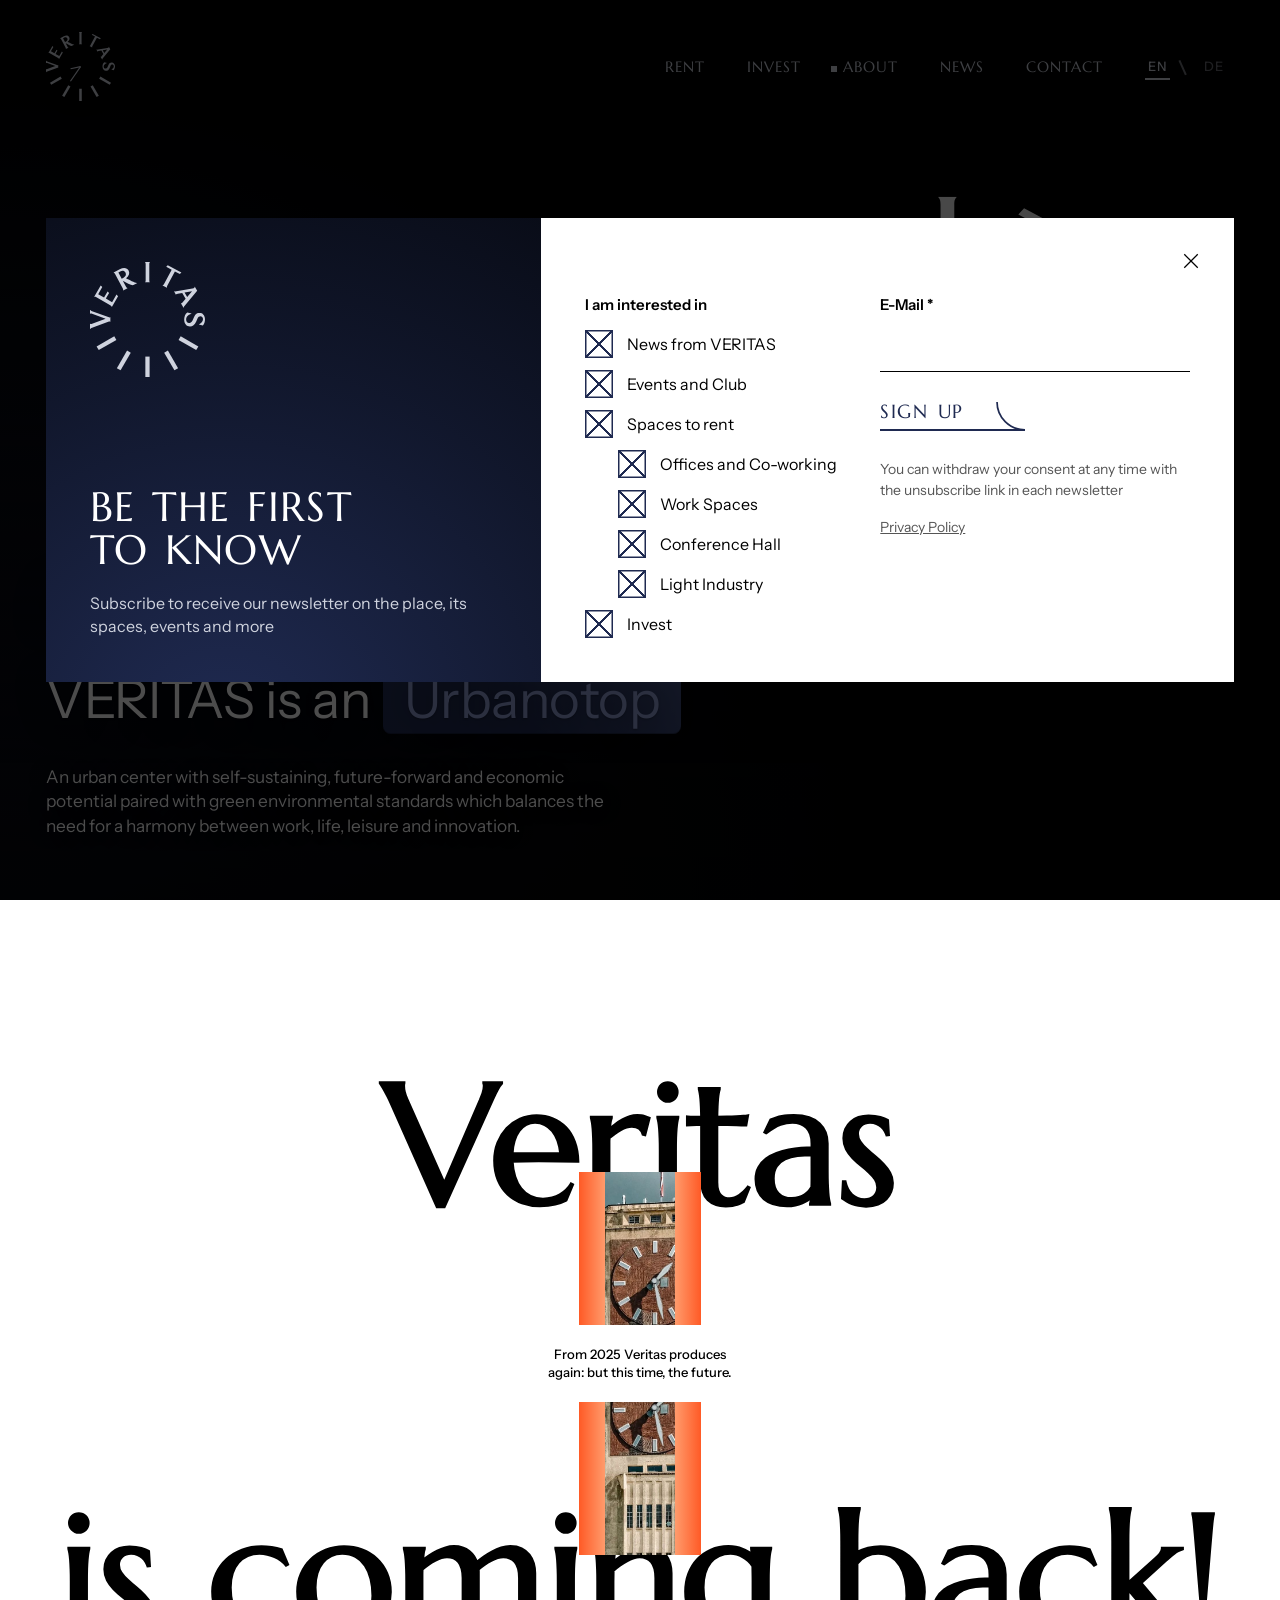
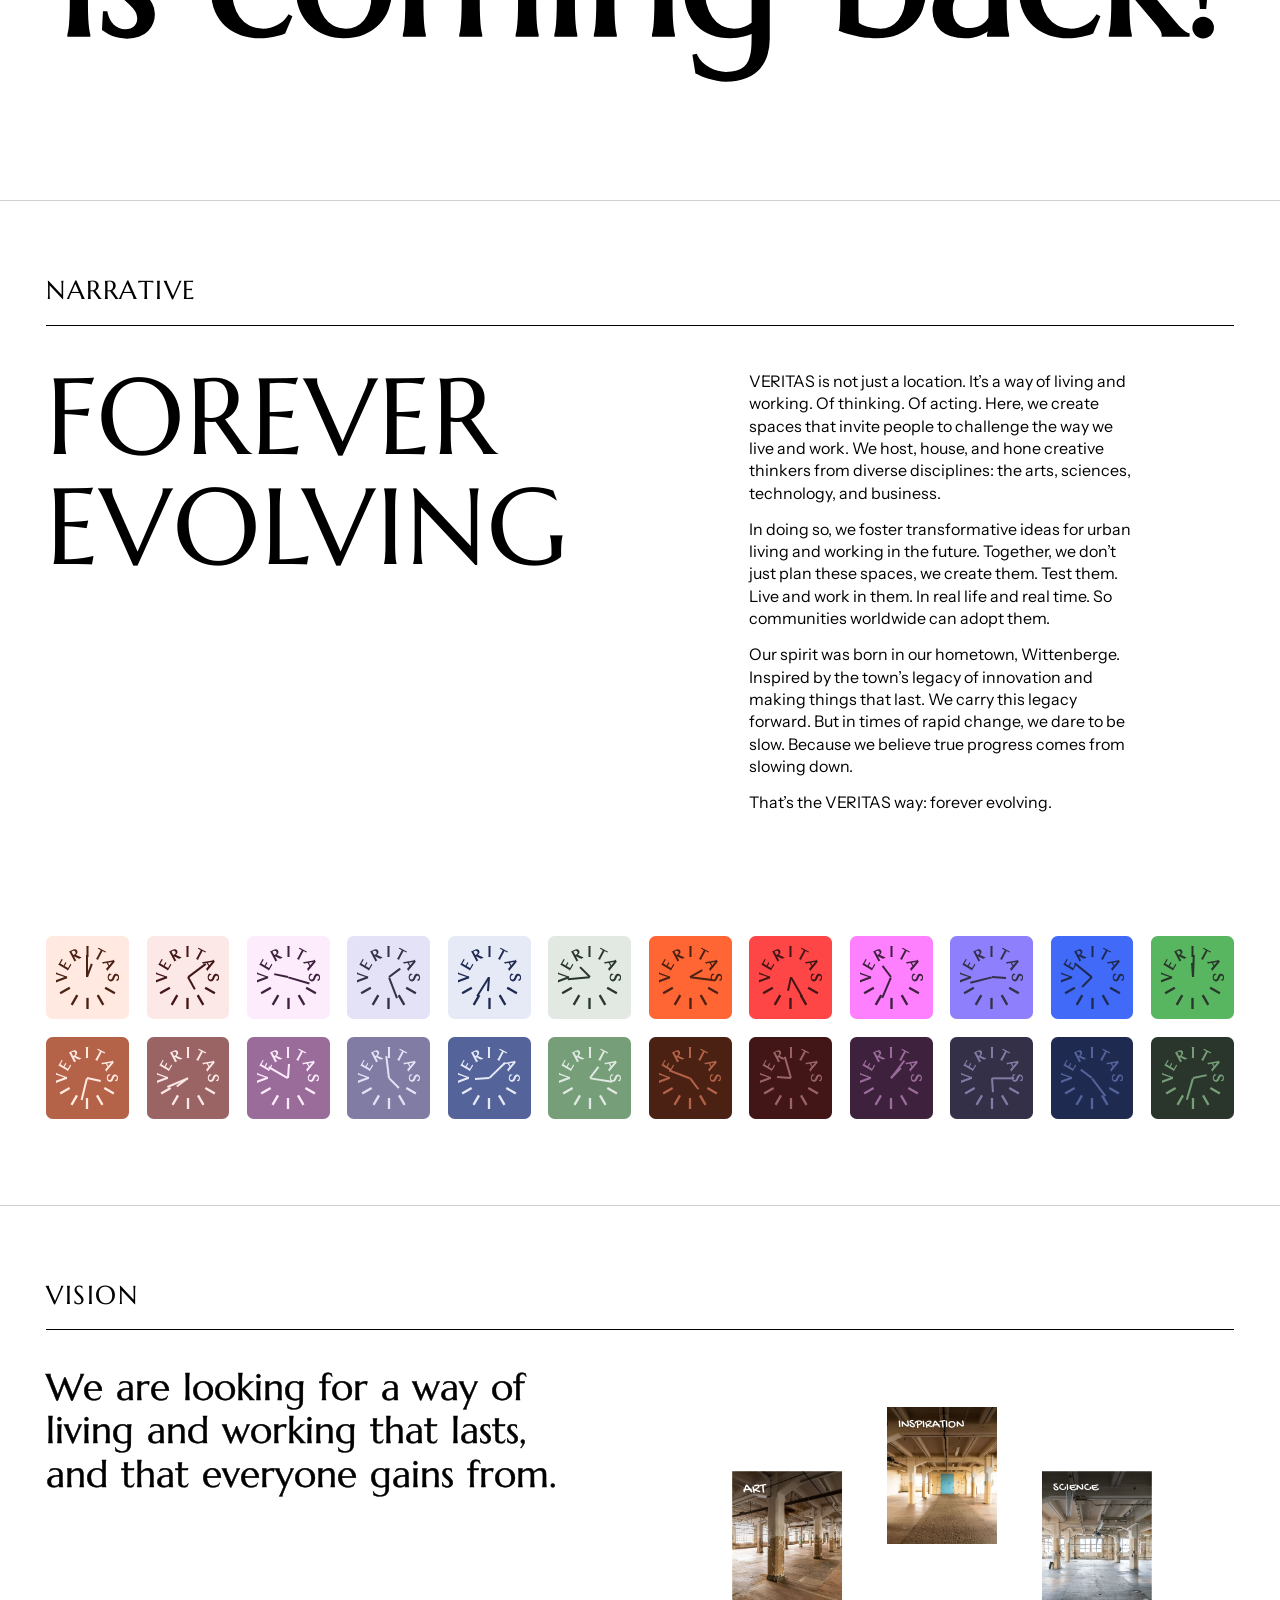
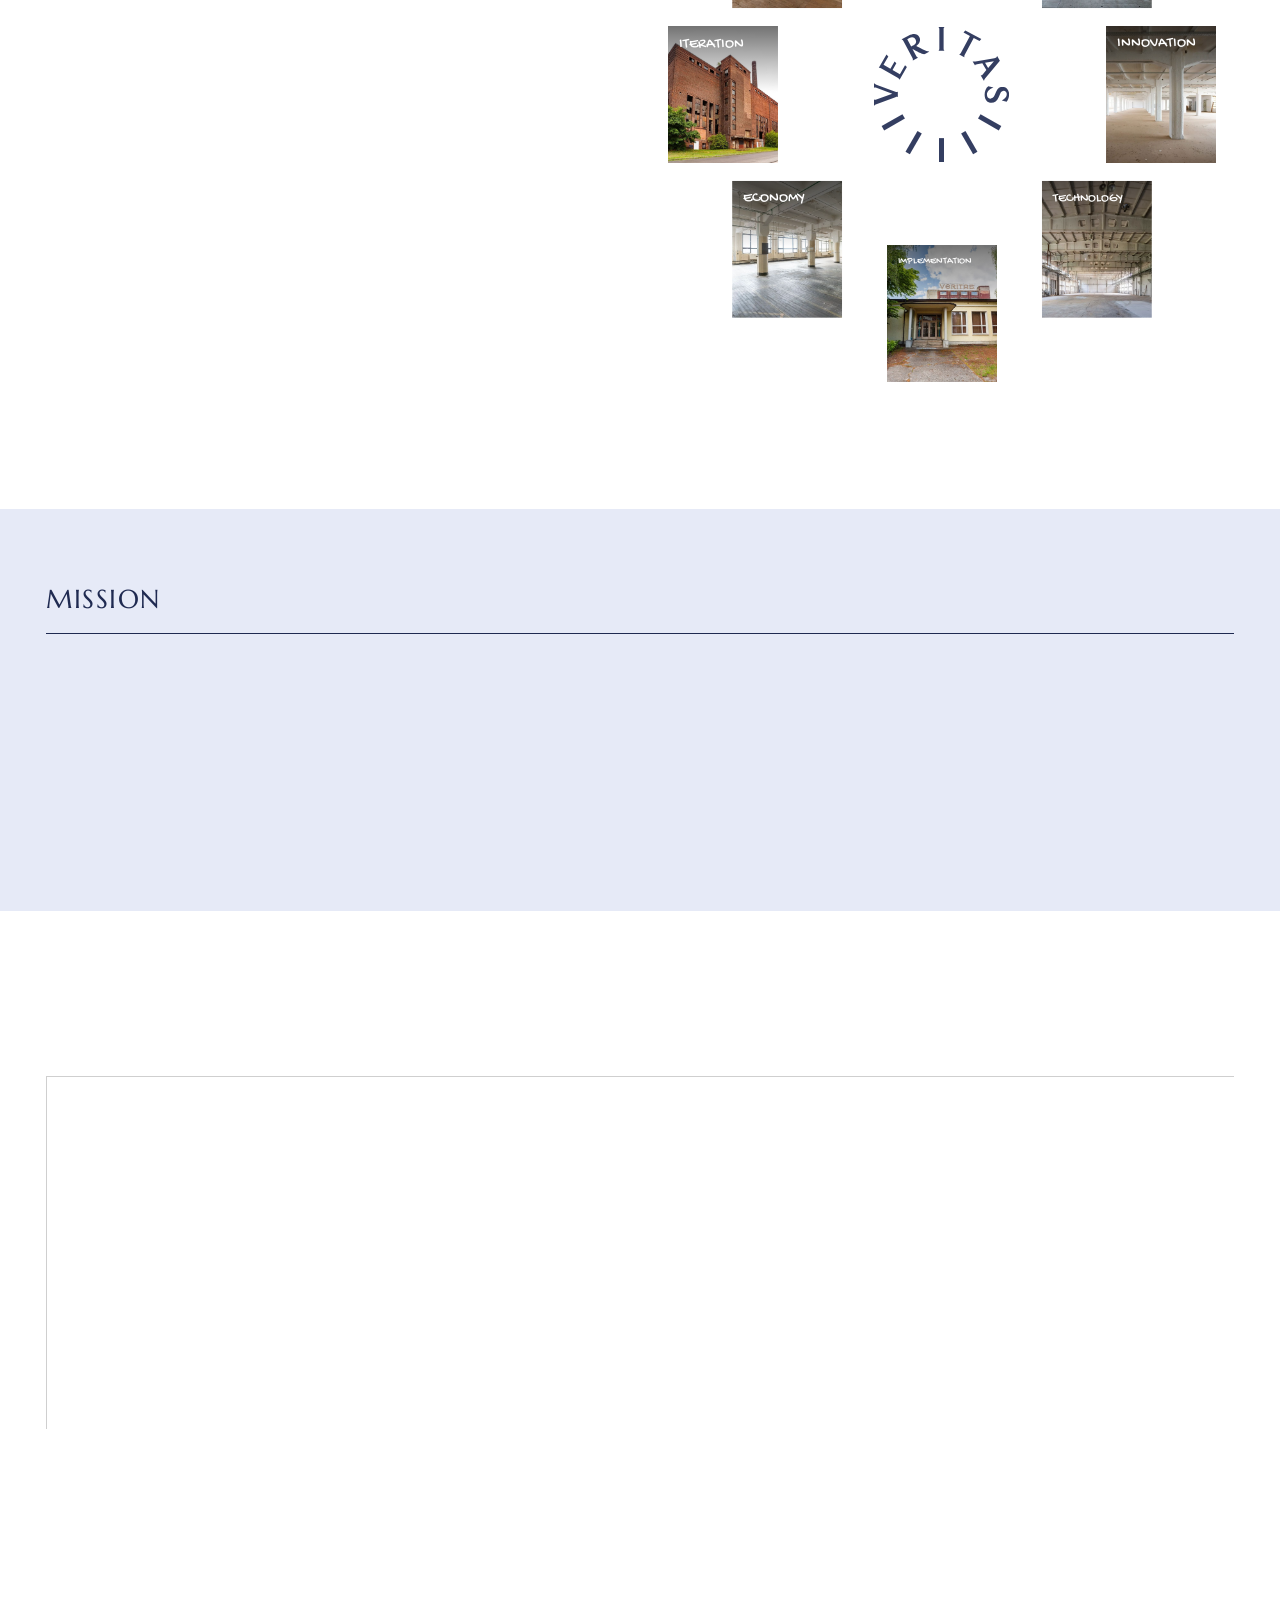
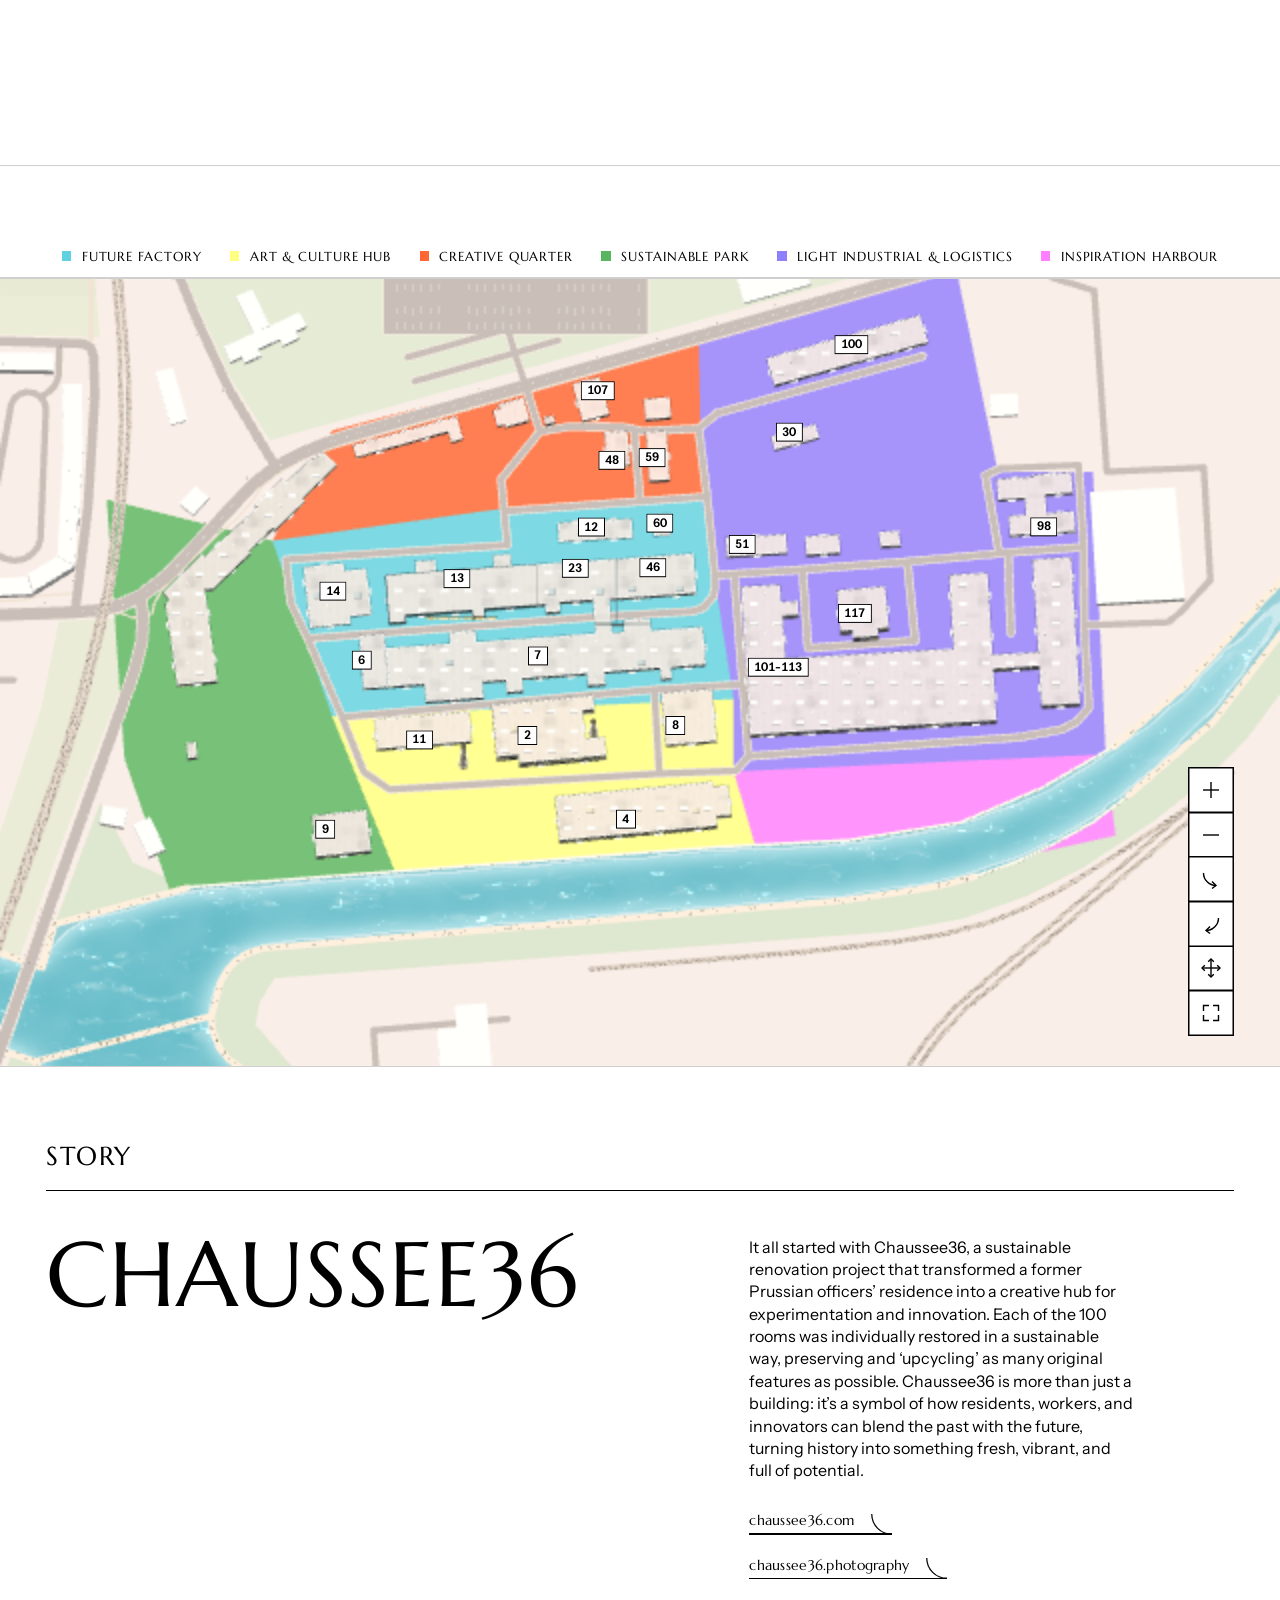
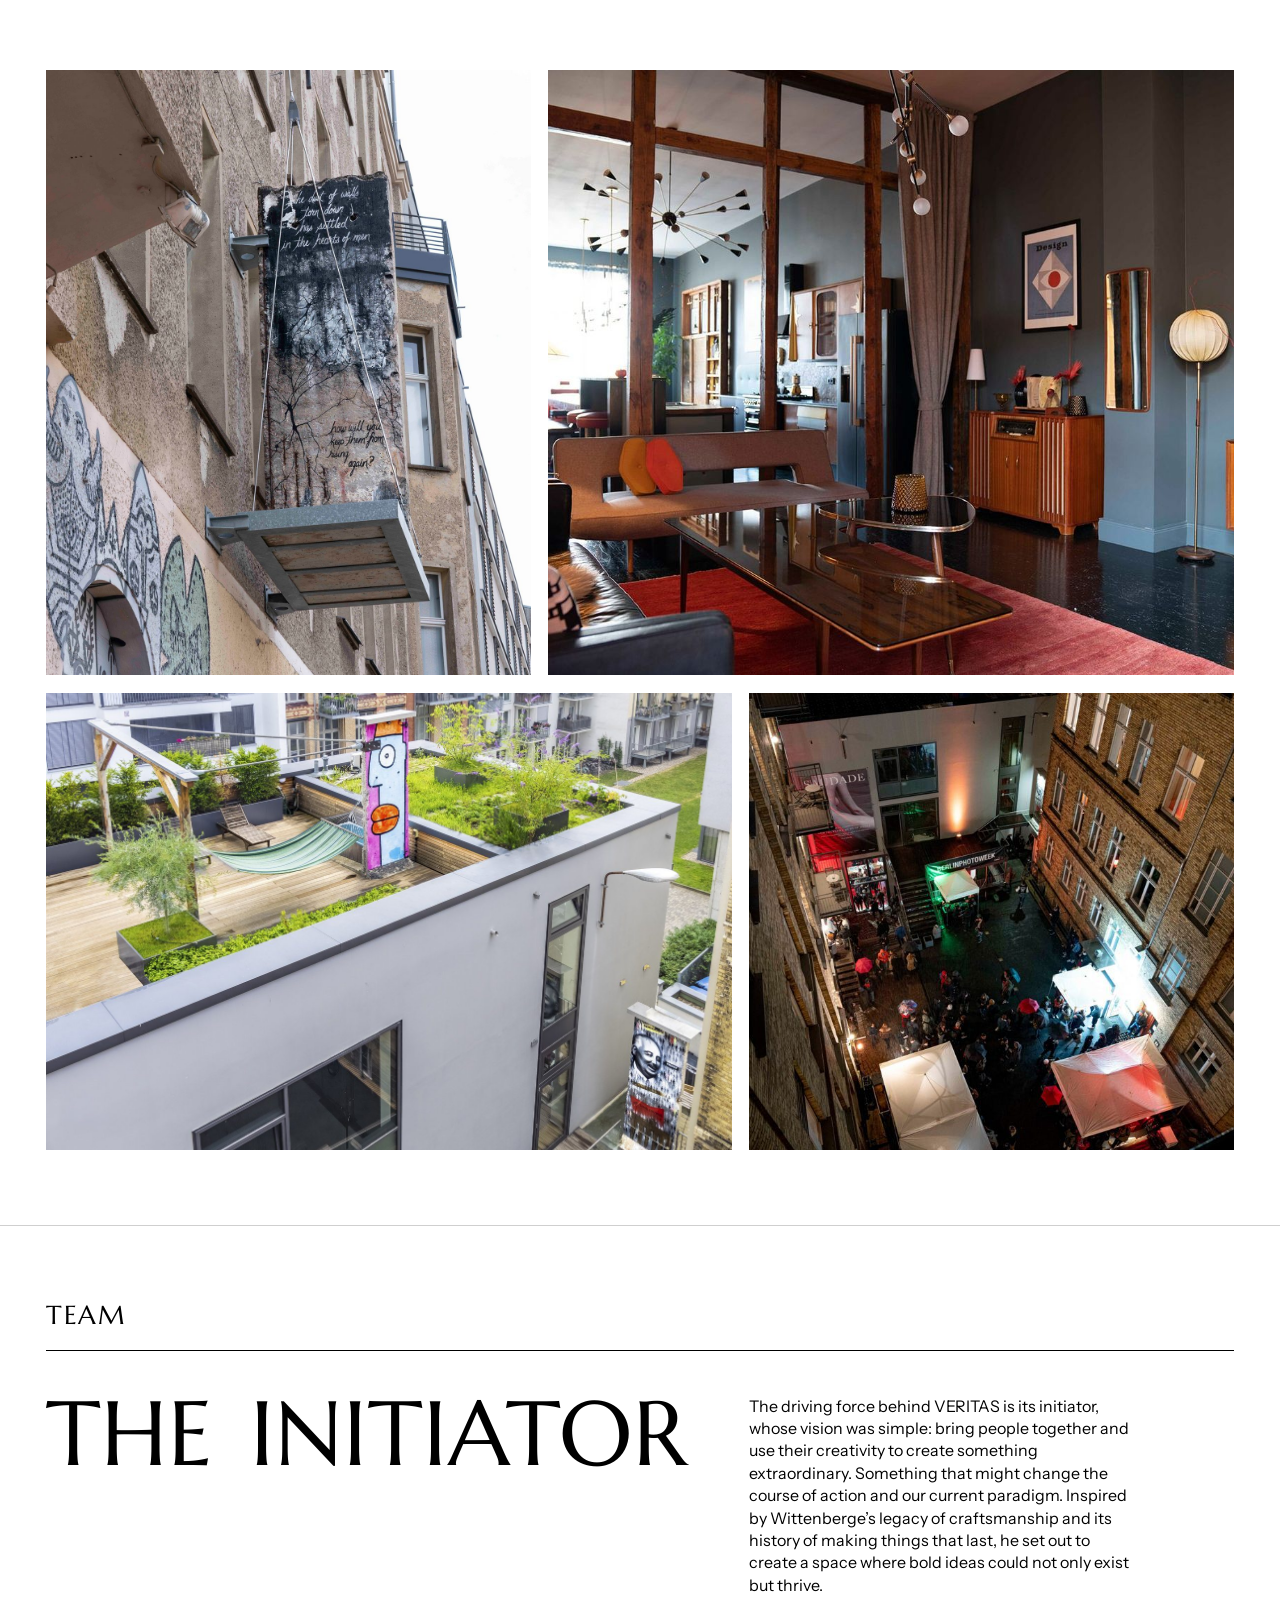
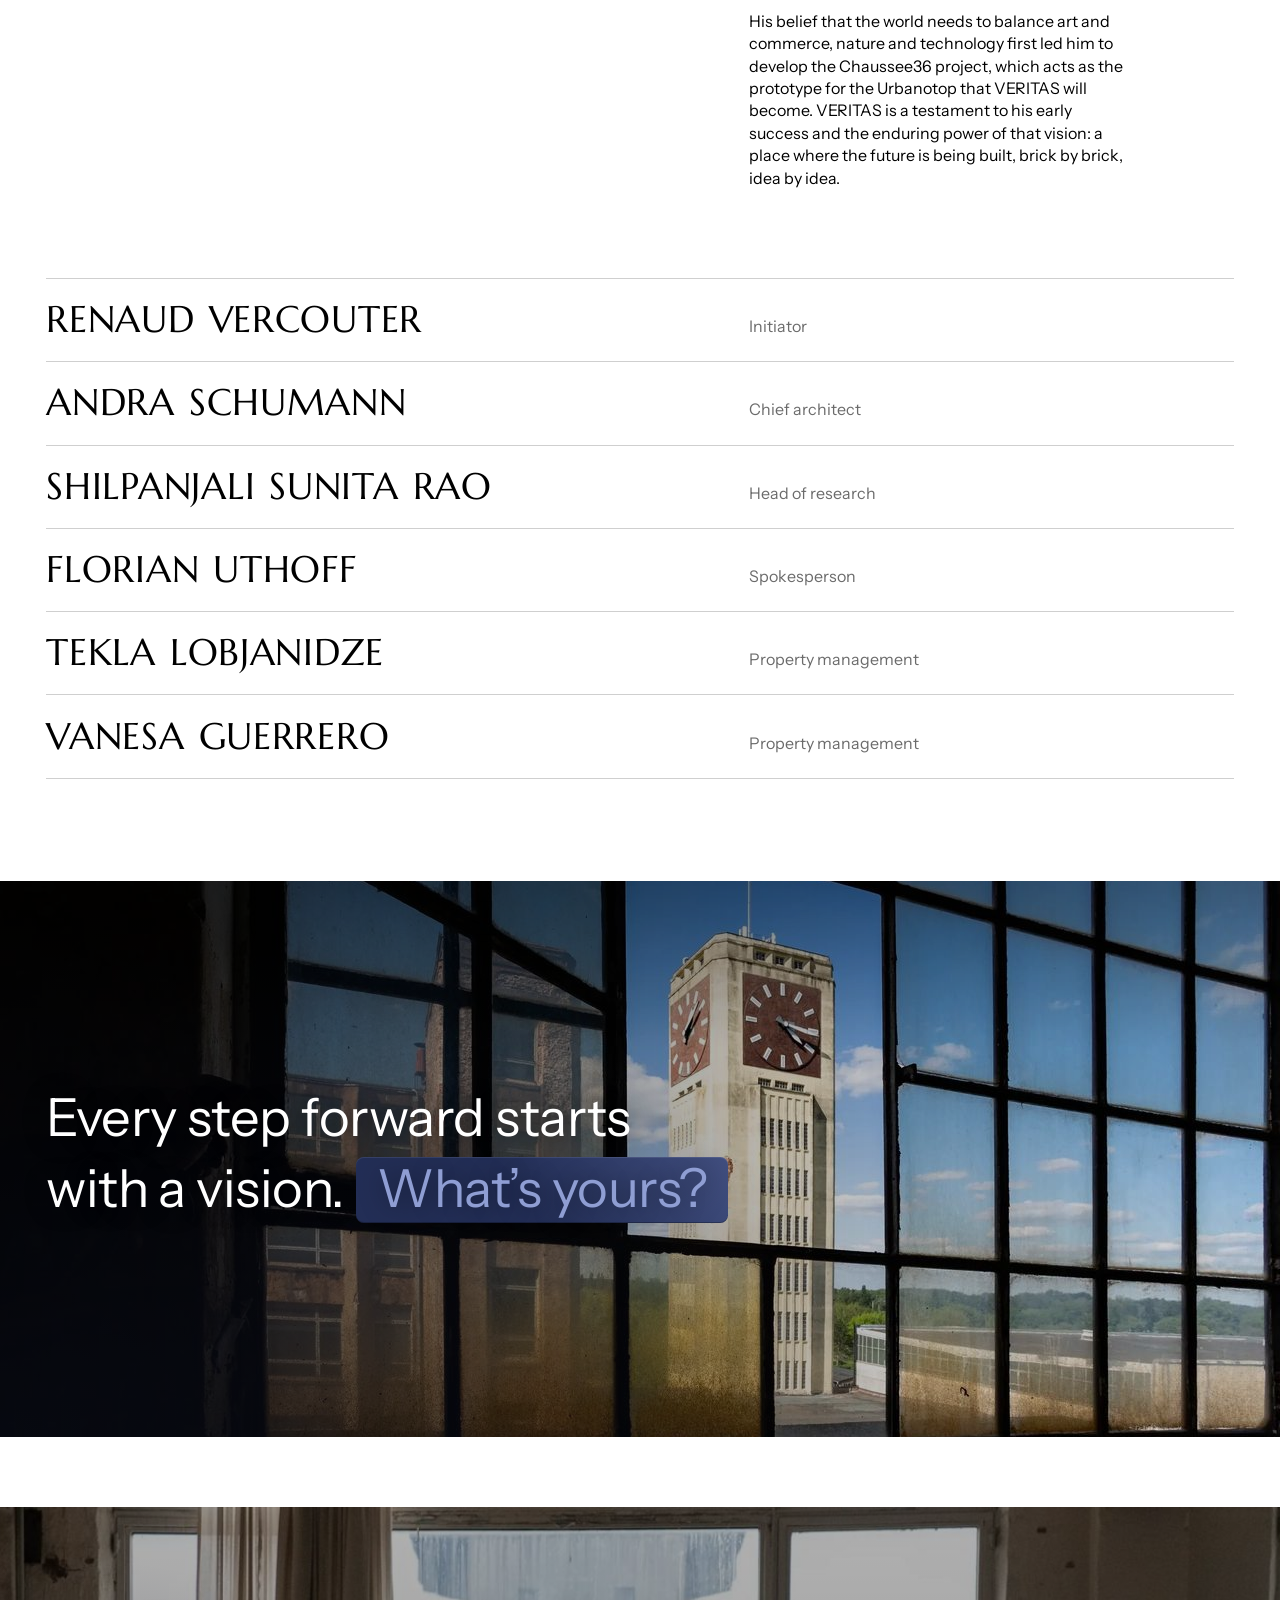
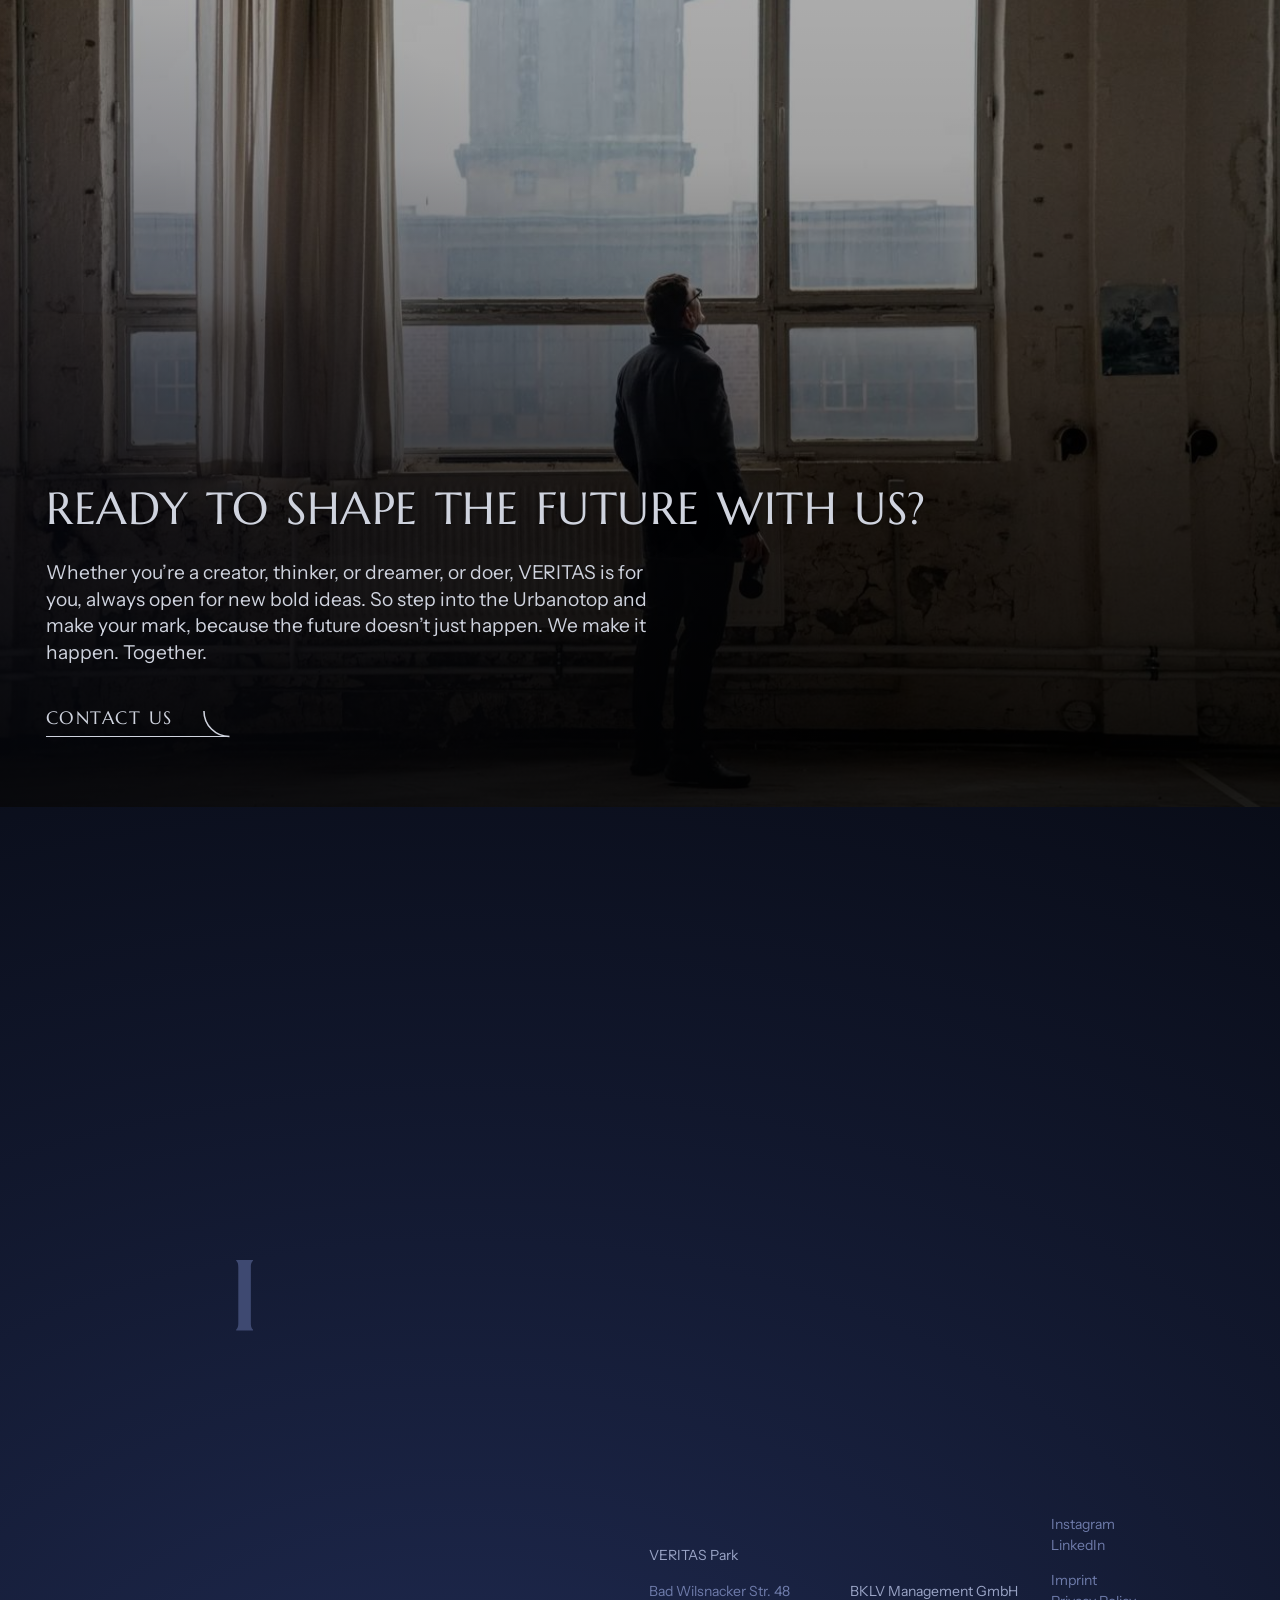
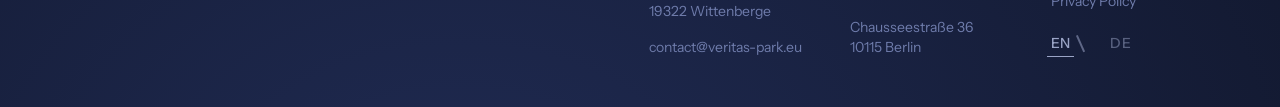
<file: about.html>
<!doctype html>
<html lang="en" class="at-top">
<head>
<meta charset="utf-8">
<meta name="viewport" content="width=device-width,initial-scale=1,viewport-fit=cover">
<meta name="theme-color" content="#000000">
<meta name="color-scheme" content="light only">
<title>About, VERITAS</title>
<link rel="icon" href="img/favicon.svg">
<link rel="stylesheet" href="veritas.css?v=120">
<script>try{if(sessionStorage.getItem('v-bar')==='b')document.documentElement.classList.add('scrolled')}catch(e){}</script>
</head>
<!-- VERITAS, the About page. Written by hand, 22 Nov 2026 (round 3). Words and pictures: veritas-park.eu/about. Look: the brand book. -->
<body class="v" data-hue="blue">

<div class="gate" aria-hidden="true"><svg data-symbol viewBox="-40 -40 80 80"></svg></div>

<header class="head">
  <a class="logo" href="index.html" aria-label="VERITAS, home"><i class="mk"></i>
    <svg class="clock" viewBox="0 0 296 296.01" aria-hidden="true"><line class="hand" x1="148" y1="148.005" x2="148" y2="104.08" stroke="currentColor" stroke-width="5.04"/><line class="hand" x1="148" y1="148.005" x2="148" y2="71.61" stroke="currentColor" stroke-width="5.04"/></svg></a>
  <nav class="bar" aria-label="Pages"><a href="rent.html">Rent</a><a href="invest.html">Invest</a><a href="about.html" aria-current="page">About</a><a href="news.html">News</a><a href="contact.html">Contact</a><span class="lang"><button type="button" data-lang="en" aria-pressed="true">EN</button><button type="button" data-lang="de" aria-pressed="false">DE</button></span></nav>
  <button class="menu-btn" aria-expanded="false" aria-controls="nav">Menu</button>
</header>
<nav class="nav dark" id="nav" aria-label="Menu" inert>
  <ul>
    <li><a class="sign one" href="rent.html" style="--i:0;--d:0ms"><i class="ic" style="--u:url(img/icons/space_to_rent.svg)"></i><span>Rent</span><svg class="curve" viewBox="0 0 100 100" aria-hidden="true"><path pathLength="1" d="M100 96.4A96.4 96.4 0 0 1 3.6 0"/></svg></a></li>
    <li><a class="sign one" href="invest.html" style="--i:1;--d:70ms"><i class="ic" style="--u:url(img/icons/economy.svg)"></i><span>Invest</span><svg class="curve" viewBox="0 0 100 100" aria-hidden="true"><path pathLength="1" d="M100 96.4A96.4 96.4 0 0 1 3.6 0"/></svg></a></li>
    <li><a class="sign one" href="about.html" aria-current="page" style="--i:2;--d:140ms"><i class="ic" style="--u:url(img/icons/stairs.svg)"></i><span>About</span><svg class="curve" viewBox="0 0 100 100" aria-hidden="true"><path pathLength="1" d="M100 96.4A96.4 96.4 0 0 1 3.6 0"/></svg></a></li>
    <li><a class="sign one" href="news.html" style="--i:3;--d:210ms"><i class="ic" style="--u:url(img/icons/news.svg)"></i><span>News</span><svg class="curve" viewBox="0 0 100 100" aria-hidden="true"><path pathLength="1" d="M100 96.4A96.4 96.4 0 0 1 3.6 0"/></svg></a></li>
    <li><a class="sign one" href="contact.html" style="--i:4;--d:280ms"><i class="ic" style="--u:url(img/icons/mail.svg)"></i><span>Contact</span><svg class="curve" viewBox="0 0 100 100" aria-hidden="true"><path pathLength="1" d="M100 96.4A96.4 96.4 0 0 1 3.6 0"/></svg></a></li>
  </ul>
  <div class="foot"><a href="https://www.instagram.com/veritas.park/" target="_blank" rel="noopener">Instagram</a><a href="https://www.linkedin.com/company/veritaspark/" target="_blank" rel="noopener">LinkedIn</a><a href="mailto:contact@veritas-park.eu">contact@veritas-park.eu</a><span class="lang"><button type="button" data-lang="en" aria-pressed="true">EN</button><button type="button" data-lang="de" aria-pressed="false">DE</button></span></div>
</nav>

<main>

<!-- the opening (client remark 14): photographs of the place follow each other, slowly moving, and the round logo turns on them, as on the posters of the brand book.
     The words are those of the live page. -->
<section class="top2 turn" data-ground="dark">
  <div class="pics"><img src="img/place/b4roof_038.jpg" srcset="img/place/m/b4roof_038.jpg 1280w, img/place/b4roof_038.jpg 2000w" alt="The factory seen from the roof of building 4" fetchpriority="high"><img src="img/place/epp_9195.jpg" srcset="img/place/m/epp_9195.jpg 1280w, img/place/epp_9195.jpg 2000w" alt="The letters VERITAS on the roof of the factory" loading="lazy"><img src="img/place/b13_031.jpg" srcset="img/place/m/b13_031.jpg 1280w, img/place/b13_031.jpg 2000w" alt="The clock tower" loading="lazy"><img src="img/place/around_081.jpg" srcset="img/place/m/around_081.jpg 1280w, img/place/around_081.jpg 2000w" alt="The river beside the factory" loading="lazy"></div>
  <i class="mk spin" aria-hidden="true"></i>
  <div>
    <span class="t-brush reveal">About us</span>
    <h1 class="t-line reveal" style="--d:90ms">VERITAS is an <span class="pill">Urbanotop</span></h1>
    <p class="t-body reveal" style="--d:160ms">An urban center with self-sustaining, future-forward and economic potential paired with green environmental standards which balances the need for a harmony between work, life, leisure and innovation.</p>
  </div>
</section>

<!-- client remarks 15 and 16: the quotation of Buckminster Fuller stood here ("boring and oldschool"); in its place the poster of the brand book,
     "Veritas kommt zurück!": the word, the clock tower in two orange fields, the small line between them. German = the words of the poster; the English is mine. -->
<section class="kz white" data-ground="light">
  <p class="kz-w reveal">Veritas</p>
  <div class="kz-mid">
    <i class="kz-t up reveal" style="--d:120ms"></i>
    <p class="kz-s reveal" style="--d:260ms">From 2025 Veritas produces again: but this time, the future.</p>
    <i class="kz-t dn reveal" style="--d:200ms"></i>
  </div>
  <p class="kz-w b reveal" style="--d:320ms">is coming back!</p>
</section>

<!-- Narrative: the page of the book (p6): FOREVER EVOLVING, and the text in a narrow column (the square between the two words was taken out on 23 Nov) -->
<section class="pg white" data-ground="light" style="--rows:7">
  <p class="t-label">Narrative</p>
  <h2 class="t-caps reveal" style="grid-column:1/8;font-size:clamp(48px,8.4vw,150px)">Forever<br>evolving</h2>
  <!-- client remark 18: the wall of clocks of the brand book (one clock per colour of the book, each at its own time, all running) -->
  <div class="clocks reveal" style="--d:160ms" aria-hidden="true"><i class="ck" data-hue="brown" style="--sh:0;--a:0deg;--b:20deg"><b class="mk"></b><u></u><s></s></i><i class="ck" data-hue="red" style="--sh:0;--a:53deg;--b:151deg"><b class="mk"></b><u></u><s></s></i><i class="ck" data-hue="violet" style="--sh:0;--a:106deg;--b:282deg"><b class="mk"></b><u></u><s></s></i><i class="ck" data-hue="purple" style="--sh:0;--a:159deg;--b:53deg"><b class="mk"></b><u></u><s></s></i><i class="ck" data-hue="blue" style="--sh:0;--a:212deg;--b:184deg"><b class="mk"></b><u></u><s></s></i><i class="ck" data-hue="green" style="--sh:0;--a:265deg;--b:315deg"><b class="mk"></b><u></u><s></s></i><i class="ck" data-hue="brown" style="--sh:1;--a:97deg;--b:61deg"><b class="mk"></b><u></u><s></s></i><i class="ck" data-hue="red" style="--sh:1;--a:150deg;--b:192deg"><b class="mk"></b><u></u><s></s></i><i class="ck" data-hue="violet" style="--sh:1;--a:203deg;--b:323deg"><b class="mk"></b><u></u><s></s></i><i class="ck" data-hue="purple" style="--sh:1;--a:256deg;--b:94deg"><b class="mk"></b><u></u><s></s></i><i class="ck" data-hue="blue" style="--sh:1;--a:309deg;--b:225deg"><b class="mk"></b><u></u><s></s></i><i class="ck" data-hue="green" style="--sh:1;--a:2deg;--b:356deg"><b class="mk"></b><u></u><s></s></i><i class="ck" data-hue="brown" style="--sh:2;--a:194deg;--b:102deg"><b class="mk"></b><u></u><s></s></i><i class="ck" data-hue="red" style="--sh:2;--a:247deg;--b:233deg"><b class="mk"></b><u></u><s></s></i><i class="ck" data-hue="violet" style="--sh:2;--a:300deg;--b:4deg"><b class="mk"></b><u></u><s></s></i><i class="ck" data-hue="purple" style="--sh:2;--a:353deg;--b:135deg"><b class="mk"></b><u></u><s></s></i><i class="ck" data-hue="blue" style="--sh:2;--a:46deg;--b:266deg"><b class="mk"></b><u></u><s></s></i><i class="ck" data-hue="green" style="--sh:2;--a:99deg;--b:37deg"><b class="mk"></b><u></u><s></s></i><i class="ck" data-hue="brown" style="--sh:3;--a:291deg;--b:143deg"><b class="mk"></b><u></u><s></s></i><i class="ck" data-hue="red" style="--sh:3;--a:344deg;--b:274deg"><b class="mk"></b><u></u><s></s></i><i class="ck" data-hue="violet" style="--sh:3;--a:37deg;--b:45deg"><b class="mk"></b><u></u><s></s></i><i class="ck" data-hue="purple" style="--sh:3;--a:90deg;--b:176deg"><b class="mk"></b><u></u><s></s></i><i class="ck" data-hue="blue" style="--sh:3;--a:143deg;--b:307deg"><b class="mk"></b><u></u><s></s></i><i class="ck" data-hue="green" style="--sh:3;--a:196deg;--b:78deg"><b class="mk"></b><u></u><s></s></i></div>
  <div class="t-body reveal" style="grid-column:8/12;grid-row:2/4;--d:90ms">
    <p>VERITAS is not just a location. It’s a way of living and working. Of thinking. Of acting. Here, we create spaces that invite people to challenge the way we live and work. We host, house, and hone creative thinkers from diverse disciplines: the arts, sciences, technology, and business.</p>
    <p>In doing so, we foster transformative ideas for urban living and working in the future. Together, we don’t just plan these spaces, we create them. Test them. Live and work in them. In real life and real time. So communities worldwide can adopt them.</p>
    <p>Our spirit was born in our hometown, Wittenberge. Inspired by the town’s legacy of innovation and making things that last. We carry this legacy forward. But in times of rapid change, we dare to be slow. Because we believe true progress comes from slowing down.</p>
    <p>That’s the VERITAS way: forever evolving.</p>
  </div>
</section>

<!-- Vision, with the ring of photographs that took the place of the drawn cycle on 26 Nov 2026 -->
<section class="pg white" data-ground="light" style="--rows:7">
  <p class="t-label">Vision</p>
  <h2 class="t-serif reveal" style="grid-column:1/7">We are looking for a way of living and working that lasts, and that everyone gains from.</h2>
  <div class="t-body reveal" style="grid-column:1/6;grid-row:3;--d:90ms;margin-top:calc(var(--row)*.1)"><p>At VERITAS new ideas are tested on site, in real buildings, with the people who live and work in them. We keep what works and change the rest. Other cities can then take it up.</p></div>
  <!-- client remarks 20 and 21: the drawn cycle stood here ("We need to remove this", "simplify it ... write 'art', 'economy' and so on on each photo, and animate them
       so they move in a circle"). The eight words are the words of that cycle, in its order round the circle; which photograph carries which word is my choice.
       The photographs travel round the logo and stay upright; the ring stops under the pointer. --n on a photograph = the letters of its longer word (English or German), which sets the size of the word. -->
  <div class="ring8 reveal" style="grid-column:7/13;grid-row:2/4;align-self:center" role="img" aria-label="Inspiration, Science, Innovation, Technology, Implementation, Economy, Iteration, Art"><i class="mk" aria-hidden="true"></i><div class="turn8" aria-hidden="true"><figure style="--k:0;--n:11"><img src="img/place/m/b13_219.jpg" alt="" loading="lazy"><figcaption>Inspiration</figcaption></figure><figure style="--k:1;--n:12"><img src="img/place/m/b13f2_23.jpg" alt="" loading="lazy"><figcaption>Science</figcaption></figure><figure style="--k:2;--n:10"><img src="img/place/m/b7_140.jpg" alt="" loading="lazy"><figcaption>Innovation</figcaption></figure><figure style="--k:3;--n:11"><img src="img/place/m/b110_14.jpg" alt="" loading="lazy"><figcaption>Technology</figcaption></figure><figure style="--k:4;--n:14"><img src="img/place/m/b14_01.jpg" alt="" loading="lazy"><figcaption>Implementation</figcaption></figure><figure style="--k:5;--n:10"><img src="img/place/m/b13f2_38.jpg" alt="" loading="lazy"><figcaption>Economy</figcaption></figure><figure style="--k:6;--n:9"><img src="img/place/m/b2_101.jpg" alt="" loading="lazy"><figcaption>Iteration</figcaption></figure><figure style="--k:7;--n:5"><img src="img/place/m/b7_487.jpg" alt="" loading="lazy"><figcaption>Art</figcaption></figure></div></div>
</section>

<!-- Mission -->
<section class="pg pastel" data-ground="light" style="--rows:6">
  <p class="t-label">Mission</p>
  <h2 class="t-serif m reveal" style="grid-column:1/8">Our mission: to give new ideas the room and the support they need to grow.</h2>
  <div class="t-body reveal" style="grid-column:8/12;--d:90ms">
    <p>VERITAS is a full-scale test ground. Here you can try out new answers for mobility, food, energy and the way a place is run, and see how they hold up in daily life. We provide the spaces, the means and the support.</p>
  </div>
</section>
<section class="white" data-ground="light" style="padding-bottom:calc(var(--row)*.7)">
  <div class="pg" style="--rows:2;border-top:0"><p class="t-serif m reveal" style="grid-column:1/-1">Here are a few ways we’re making that mission real:</p></div>
  <div class="tiles three">
    <article class="tile2 reveal"><svg class="ico draw" viewBox="0 0 100 100" aria-hidden="true"><path d="M22.5 77.5V20a12.5 12.5 0 0 1 12.5 -12.5H65a12.5 12.5 0 0 1 12.5 12.5V77.5Z"/><path d="M32.5 20H67.5V45H32.5Z"/><path d="M32.5 62.5H42.5"/><path d="M57.5 62.5H67.5"/><path d="M32.5 85L25 98"/><path d="M67.5 85L75 98"/></svg><h3>15-Minute City</h3><p>Imagine living in a place where everything you need is just a 15-minute walk or bike ride away: work, play, and everything in between.</p></article>
    <article class="tile2 reveal" style="--d:80ms"><svg class="ico draw" viewBox="0 0 100 100" aria-hidden="true"><path d="M2.5 97.5H97.5"/><path d="M15 90V65"/><path d="M37.5 90V47.5"/><path d="M60 90V30"/><path d="M82.5 90V12.5"/></svg><h3>Circular and Shared Economy</h3><p>We’re big on minimizing waste. In the Urbanotop, residents and visitors reuse, repurpose, and share resources and ideas, making sustainability a way of life.</p></article>
    <article class="tile2 reveal" style="--d:160ms"><svg class="ico draw" viewBox="0 0 100 100" aria-hidden="true"><path d="M50 5L74.44 52.39A27.5 27.5 0 1 1 25.56 52.39Z"/><path d="M35 65A15 15 0 0 0 50 80"/></svg><h3>Water and Energy Innovation</h3><p>Renewable energy and smart water systems power the Urbanotop, showing how cities of the future can be resilient and self-sufficient.</p></article>
  </div>
  <div class="pg" style="--rows:3;border-top:0"><div class="t-body reveal" style="grid-column:7/12"><p>But that’s not all. The Urbanotop is also a community. Like the former Veritas Park, this modern city will build upon global connections: people from all walks of life who are eager to exchange ideas and make a difference. Grounded in local knowledge but with a global outlook, VERITAS will set the blueprint for sustainable cities across the world.</p></div></div>
</section>

<!-- the plan of the site. On the live page it is a flat picture; here it is the model itself, seen from above with the numbers of the buildings. It turns and opens like the one of the home page. -->
<section class="urb white" data-ground="light">
  <div class="stage" data-urbanotop data-view="plan"><canvas aria-label="The plan of the VERITAS site, with the numbers of its buildings"></canvas></div>
</section>

<!-- Story: Chaussee36 with its four pictures, then the initiator -->
<section class="pg white" data-ground="light" style="--rows:6;border-top:0">
  <p class="t-label">Story</p>
  <h2 class="t-caps reveal" style="grid-column:1/8">Chaussee36</h2>
  <div class="t-body reveal" style="grid-column:8/12;--d:90ms"><p>It all started with Chaussee36, a sustainable renovation project that transformed a former Prussian officers’ residence into a creative hub for experimentation and innovation. Each of the 100 rooms was individually restored in a sustainable way, preserving and ‘upcycling’ as many original features as possible. Chaussee36 is more than just a building: it’s a symbol of how residents, workers, and innovators can blend the past with the future, turning history into something fresh, vibrant, and full of potential.</p><!-- client remark 24: the websites of Chaussee 36 and of its photography gallery --><div class="sbtns" style="margin-top:calc(var(--row)*.3)"><a class="sbtn s" href="https://www.chaussee36.com/" target="_blank" rel="noopener"><span>chaussee36.com</span><svg class="curve" viewBox="0 0 100 100" aria-hidden="true"><path pathLength="1" d="M100 96.4A96.4 96.4 0 0 1 3.6 0"/></svg></a><a class="sbtn s" href="https://www.chaussee36.photography/" target="_blank" rel="noopener"><span>chaussee36.photography</span><svg class="curve" viewBox="0 0 100 100" aria-hidden="true"><path pathLength="1" d="M100 96.4A96.4 96.4 0 0 1 3.6 0"/></svg></a></div></div>
</section>
<section class="white" data-ground="light">
  <div class="mosaic">
    <button type="button" style="--s:5;--sp:6;--r:4/5" aria-label="Open the picture"><img src="img/c36_1.jpg" alt="Chaussee36" loading="lazy"></button>
    <button type="button" style="--s:7;--sp:6;--r:auto" aria-label="Open the picture"><img src="img/c36_4.jpg" srcset="img/m/c36_4.jpg 1280w, img/c36_4.jpg 1500w" alt="Chaussee36" loading="lazy"></button>
    <button type="button" style="--s:7;--sp:6;--r:3/2" aria-label="Open the picture"><img src="img/c36_2.jpg" alt="Chaussee36" loading="lazy"></button>
    <button type="button" style="--s:5;--sp:6;--r:auto" aria-label="Open the picture"><img src="img/c36_3.jpg" alt="Chaussee36" loading="lazy"></button>
  </div>
</section>

<!-- client remark 23 ("This should be moved. It should be about the Veritas team. We need to show who is behind Veritas"): the words on the initiator, moved here
     from above Chaussee36, open the block of the team; the invitation of the live page follows it. Names and roles: the press read on 20 Nov (../sources/NOTES.md).
     No portrait was given: the team is a list of names, each on its line with its role. -->
<section class="pg white" data-ground="light" style="--rows:6">
  <p class="t-label">Team</p>
  <h2 class="t-caps reveal" style="grid-column:1/8">The Initiator</h2>
  <div class="t-body reveal" style="grid-column:8/12;--d:90ms">
    <p>The driving force behind VERITAS is its initiator, whose vision was simple: bring people together and use their creativity to create something extraordinary. Something that might change the course of action and our current paradigm. Inspired by Wittenberge’s legacy of craftsmanship and its history of making things that last, he set out to create a space where bold ideas could not only exist but thrive.</p>
    <p>His belief that the world needs to balance art and commerce, nature and technology first led him to develop the Chaussee36 project, which acts as the prototype for the Urbanotop that VERITAS will become. VERITAS is a testament to his early success and the enduring power of that vision: a place where the future is being built, brick by brick, idea by idea.</p>
  </div>
</section>
<section class="white" data-ground="light" style="padding-bottom:calc(var(--row)*.8)">
  <div class="team"><div class="trow reveal" style="--d:0ms"><h3>Renaud Vercouter</h3><p>Initiator</p></div><div class="trow reveal" style="--d:60ms"><h3>Andra Schumann</h3><p>Chief architect</p></div><div class="trow reveal" style="--d:120ms"><h3>Shilpanjali Sunita Rao</h3><p>Head of research</p></div><div class="trow reveal" style="--d:180ms"><h3>Florian Uthoff</h3><p>Spokesperson</p></div><div class="trow reveal" style="--d:240ms"><h3>Tekla Lobjanidze</h3><p>Property management</p></div><div class="trow reveal" style="--d:300ms"><h3>Vanesa Guerrero</h3><p>Property management</p></div></div>
</section>

<!-- the height of this block is the screen divided by the golden number (61.8 %), the sentence stands on the golden line of the block and takes 61.8 % of its width -->
<section class="call2 gold" data-ground="dark" style="margin-bottom:calc(var(--row)*.7)">
  <img src="img/place/b7_213.jpg" srcset="img/place/m/b7_213.jpg 1280w, img/place/b7_213.jpg 2000w" alt="The clock tower seen through a window of building 7" loading="lazy">
  <div><h2 class="t-line reveal">Every step forward starts with a vision. <span class="pill">What’s yours?</span></h2></div>
</section>

<!-- the invitation of the live page -->
<section class="call2" data-ground="dark">
  <img src="img/place/epp_0945.jpg" srcset="img/place/m/epp_0945.jpg 1280w, img/place/epp_0945.jpg 2000w" alt="" loading="lazy">
  <div>
    <h2 class="t-caps m reveal">Ready to shape the future with us?</h2>
    <p class="t-body reveal" style="--d:90ms;margin-top:calc(var(--row)*.26);font-size:clamp(18px,1.5vw,24px);max-width:32em;color:var(--on-dark)">Whether you’re a creator, thinker, or dreamer, or doer, VERITAS is for you, always open for new bold ideas. So step into the Urbanotop and make your mark, because the future doesn’t just happen. We make it happen. Together.</p>
    <div class="sbtns reveal" style="--d:160ms"><a class="sbtn" href="mailto:contact@veritas-park.eu"><span>Contact us</span><svg class="curve" viewBox="0 0 100 100" aria-hidden="true"><path pathLength="1" d="M100 96.4A96.4 96.4 0 0 1 3.6 0"/></svg></a></div>
  </div>
</section>

</main>

<footer class="footer dark end" data-ground="dark">
  <div class="g">
    <div class="c logo" style="--s:5;--sp:6"><i class="mk"></i></div>
    <div class="c col" style="--s:2;--sp:3;--at:7"><b>VERITAS Park</b><p>Bad Wilsnacker Str. 48<br>19322 Wittenberge</p><p><a href="mailto:contact@veritas-park.eu">contact@veritas-park.eu</a></p></div>
    <div class="c col" style="--s:2;--sp:3"><b>BKLV Management GmbH</b><p>Chausseestraße 36<br>10115 Berlin</p></div>
    <div class="c col" style="--s:2;--sp:6"><a href="https://www.instagram.com/veritas.park/" target="_blank" rel="noopener">Instagram</a><a href="https://www.linkedin.com/company/veritaspark/" target="_blank" rel="noopener">LinkedIn</a><p><a href="imprint.html">Imprint</a><a href="privacy.html">Privacy Policy</a></p><span class="lang"><button type="button" data-lang="en" aria-pressed="true">EN</button><button type="button" data-lang="de" aria-pressed="false">DE</button></span></div>
  </div>
</footer>

<script src="veritas.js?v=74"></script>
<script src="symbol.js?v=43"></script>
<script src="de.js?v=31"></script>
<script src="i18n.js?v=57" defer></script>
<script src="later.js?v=1" data-near="[data-urbanotop],.stack .view" data-load="lib/three.min.js,site_map.js?v=34,urb_kit.js?v=37,urb_water.js?v=37,urb_ground.js?v=37,urb_rail.js?v=37,urb_roofs.js?v=37,urb_trees.js?v=53,urb_sign.js?v=37,urbanotop.js?v=54"></script>
</body>
</html>
</file>
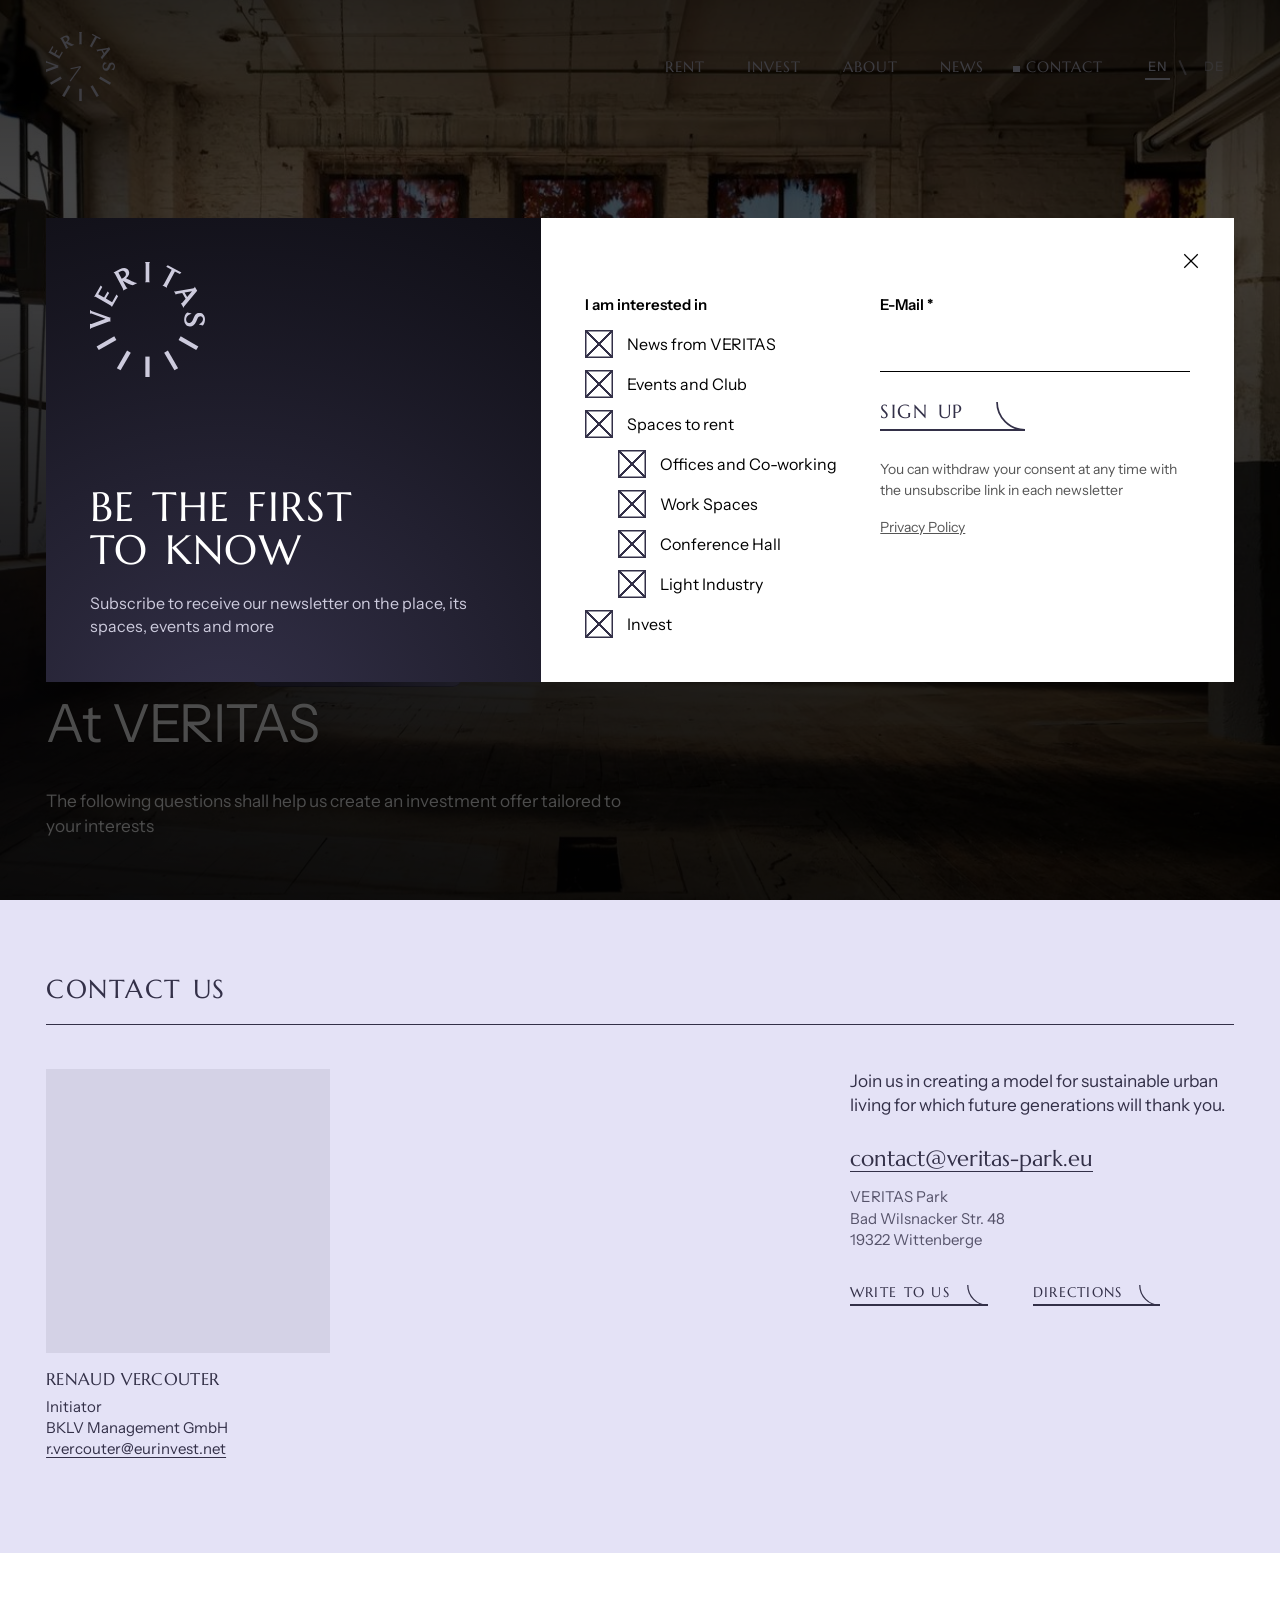
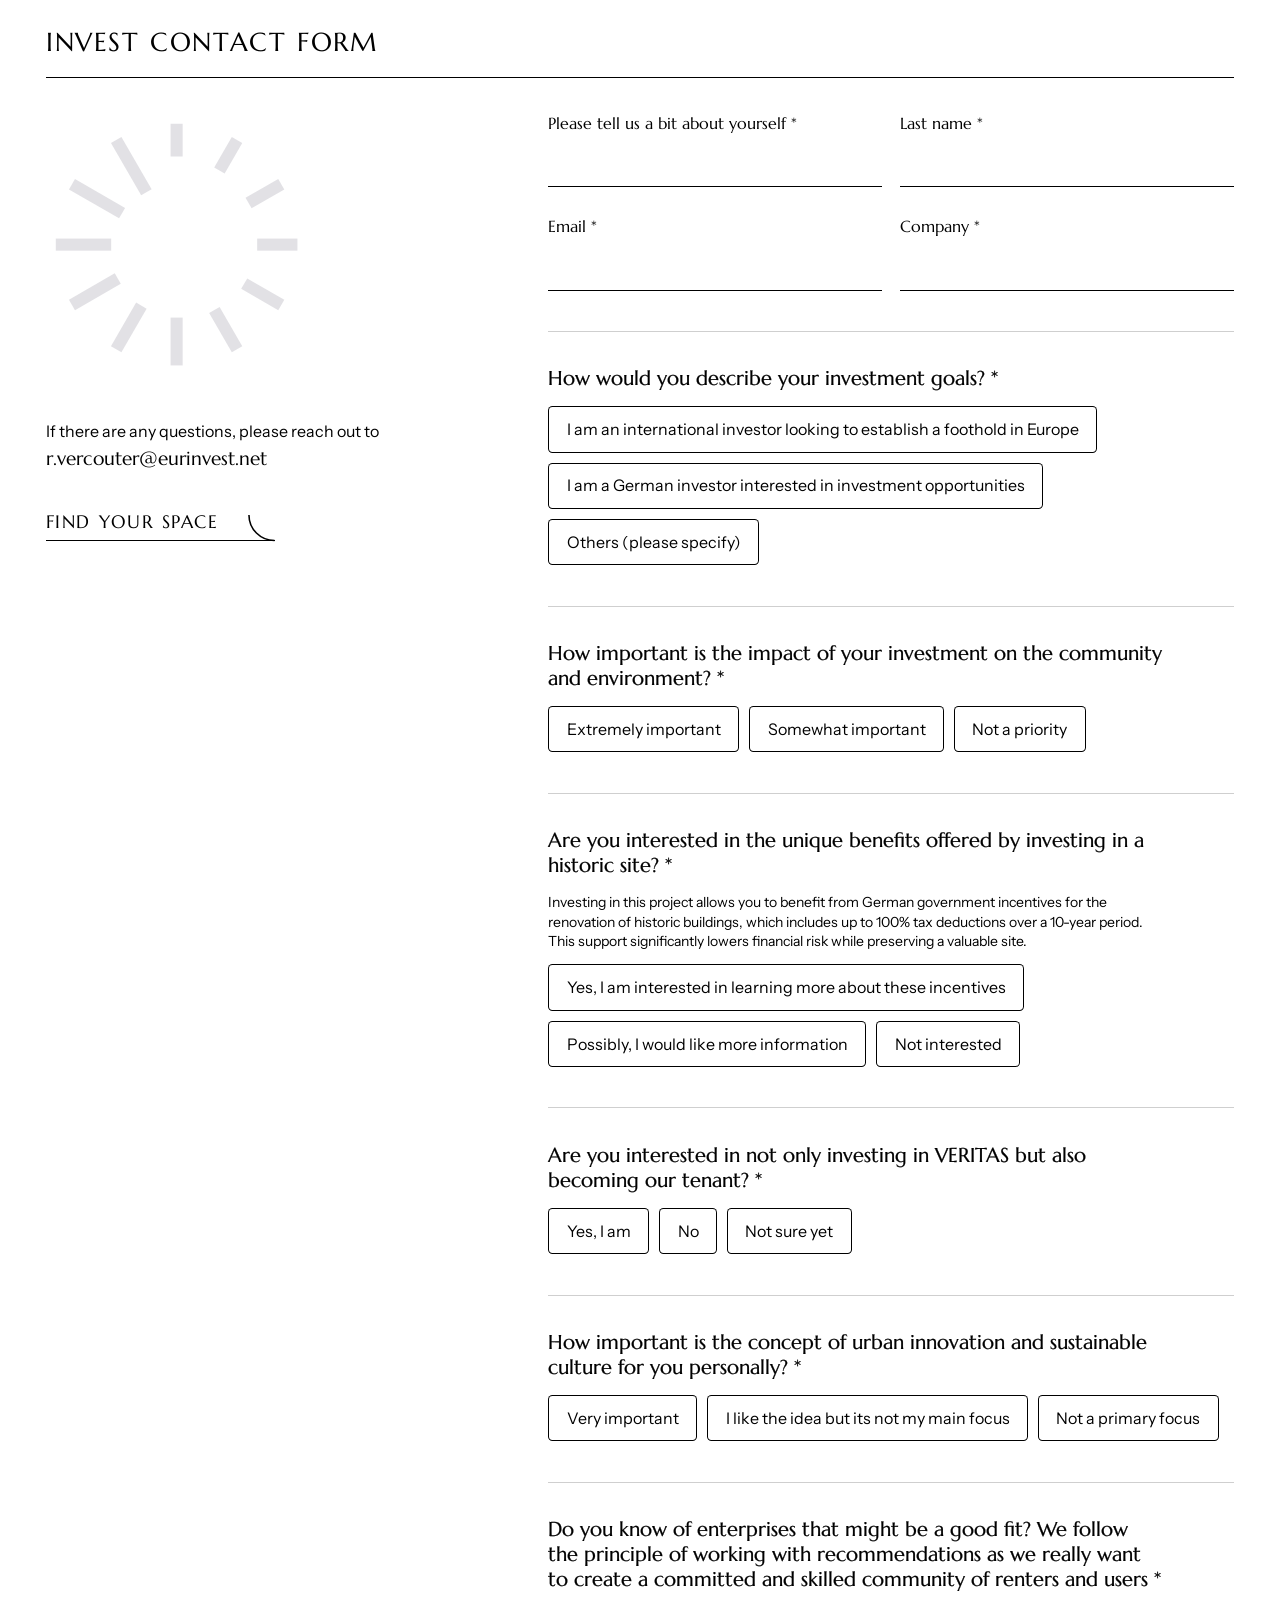
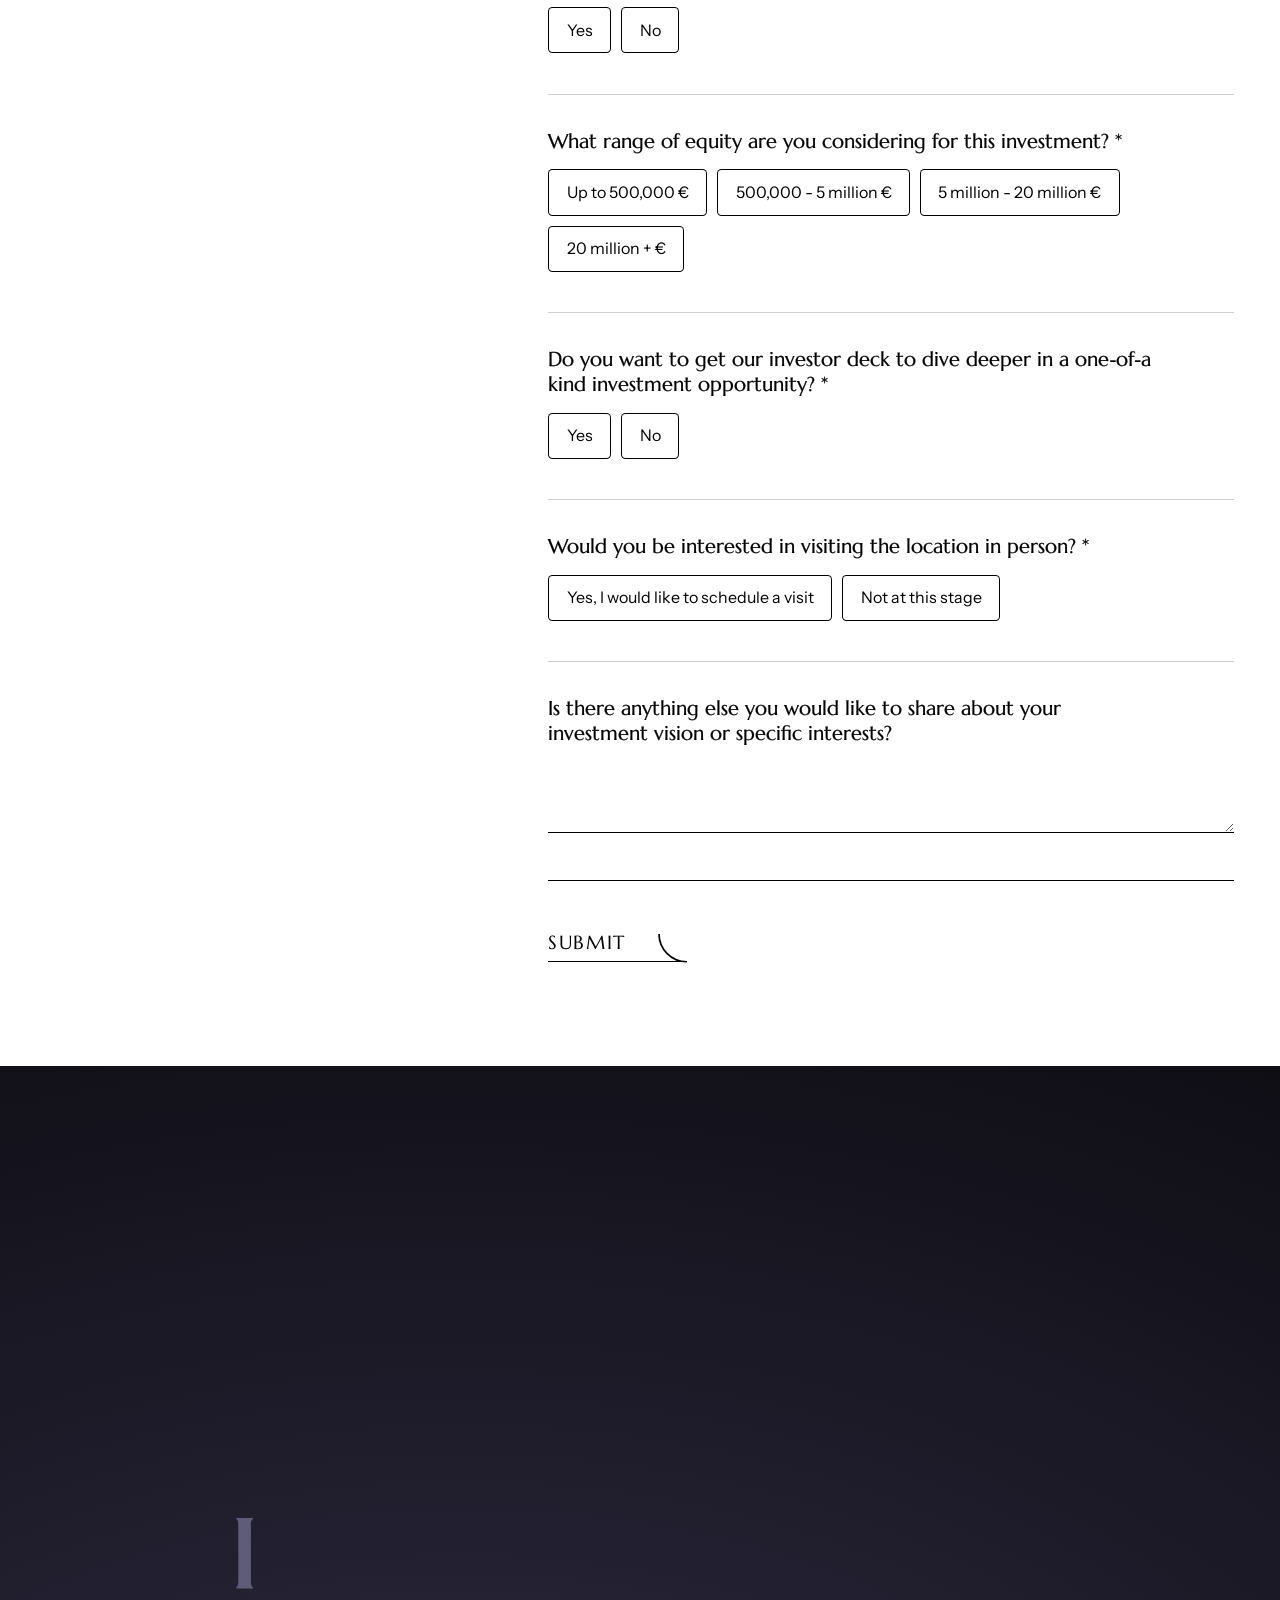
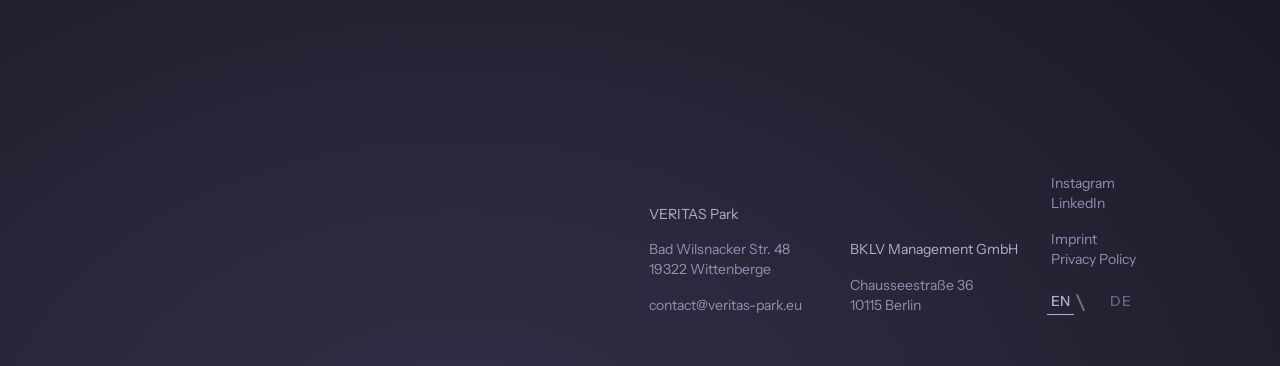
<file: contact-invest.html>
<!doctype html>
<html lang="en" class="at-top">
<head>
<meta charset="utf-8">
<meta name="viewport" content="width=device-width,initial-scale=1,viewport-fit=cover">
<meta name="theme-color" content="#000000">
<meta name="color-scheme" content="light only">
<title>Invest in Impact, VERITAS</title>
<link rel="icon" href="img/favicon.svg">
<link rel="stylesheet" href="veritas.css?v=120">
<script>try{if(sessionStorage.getItem('v-bar')==='b')document.documentElement.classList.add('scrolled')}catch(e){}</script>
</head>
<!-- VERITAS, the investor form of the live site. Written by hand, 22 Nov 2026 (round 6). Words: veritas-park.eu/contact-form-01, question for question. -->
<body class="v" data-hue="purple">

<div class="gate" aria-hidden="true"><svg data-symbol viewBox="-40 -40 80 80"></svg></div>

<header class="head">
  <a class="logo" href="index.html" aria-label="VERITAS, home"><i class="mk"></i>
    <svg class="clock" viewBox="0 0 296 296.01" aria-hidden="true"><line class="hand" x1="148" y1="148.005" x2="148" y2="104.08" stroke="currentColor" stroke-width="5.04"/><line class="hand" x1="148" y1="148.005" x2="148" y2="71.61" stroke="currentColor" stroke-width="5.04"/></svg></a>
  <nav class="bar" aria-label="Pages"><a href="rent.html">Rent</a><a href="invest.html">Invest</a><a href="about.html">About</a><a href="news.html">News</a><a href="contact.html" aria-current="page">Contact</a><span class="lang"><button type="button" data-lang="en" aria-pressed="true">EN</button><button type="button" data-lang="de" aria-pressed="false">DE</button></span></nav>
  <button class="menu-btn" aria-expanded="false" aria-controls="nav">Menu</button>
</header>
<nav class="nav dark" id="nav" aria-label="Menu" inert>
  <ul>
    <li><a class="sign one" href="rent.html" style="--i:0;--d:0ms"><i class="ic" style="--u:url(img/icons/space_to_rent.svg)"></i><span>Rent</span><svg class="curve" viewBox="0 0 100 100" aria-hidden="true"><path pathLength="1" d="M100 96.4A96.4 96.4 0 0 1 3.6 0"/></svg></a></li>
    <li><a class="sign one" href="invest.html" style="--i:1;--d:70ms"><i class="ic" style="--u:url(img/icons/economy.svg)"></i><span>Invest</span><svg class="curve" viewBox="0 0 100 100" aria-hidden="true"><path pathLength="1" d="M100 96.4A96.4 96.4 0 0 1 3.6 0"/></svg></a></li>
    <li><a class="sign one" href="about.html" style="--i:2;--d:140ms"><i class="ic" style="--u:url(img/icons/stairs.svg)"></i><span>About</span><svg class="curve" viewBox="0 0 100 100" aria-hidden="true"><path pathLength="1" d="M100 96.4A96.4 96.4 0 0 1 3.6 0"/></svg></a></li>
    <li><a class="sign one" href="news.html" style="--i:3;--d:210ms"><i class="ic" style="--u:url(img/icons/news.svg)"></i><span>News</span><svg class="curve" viewBox="0 0 100 100" aria-hidden="true"><path pathLength="1" d="M100 96.4A96.4 96.4 0 0 1 3.6 0"/></svg></a></li>
    <li><a class="sign one" href="contact.html" aria-current="page" style="--i:4;--d:280ms"><i class="ic" style="--u:url(img/icons/mail.svg)"></i><span>Contact</span><svg class="curve" viewBox="0 0 100 100" aria-hidden="true"><path pathLength="1" d="M100 96.4A96.4 96.4 0 0 1 3.6 0"/></svg></a></li>
  </ul>
  <div class="foot"><a href="https://www.instagram.com/veritas.park/" target="_blank" rel="noopener">Instagram</a><a href="https://www.linkedin.com/company/veritaspark/" target="_blank" rel="noopener">LinkedIn</a><a href="mailto:contact@veritas-park.eu">contact@veritas-park.eu</a><span class="lang"><button type="button" data-lang="en" aria-pressed="true">EN</button><button type="button" data-lang="de" aria-pressed="false">DE</button></span></div>
</nav>

<main>

<!-- the opening: a full picture of the place, the name of the page, the line of the live page -->
<section class="top2" data-ground="dark">
  <img src="img/place/epp_9020.jpg" srcset="img/place/m/epp_9020.jpg 1280w, img/place/epp_9020.jpg 2000w" alt="The factory" fetchpriority="high">
  <div>
    <span class="t-brush reveal">Contact</span>
    <h1 class="t-line reveal" style="--d:90ms">Invest in <a class="pill" href="#form">Impact</a><br>At VERITAS</h1>
    <p class="t-body reveal" style="--d:160ms">The following questions shall help us create an investment offer tailored to your interests</p>
  </div>
</section>

<!-- the people behind the form (26 Nov 2026), after his reference: one card per person, a square for the portrait, the name, the role, the company;
     beside them the invitation, the e-mail and the address. The squares are EMPTY on purpose (his word: "keep it empty for now, like space for image"):
     a group photograph stood there for an hour and was refused. To fill a square: put <img src="..." alt="Name"> inside its <i class="cp-pic">.
     Telephone numbers and personal e-mails go on new lines of the card when VERITAS gives them. Names and roles: the press read on 20 Nov (../sources/NOTES.md). -->
<section class="cpeople pastel" data-ground="light">
  <p class="t-label">Contact us</p>
  <div class="cp-cards reveal"><article><i class="cp-pic" aria-hidden="true"></i><h3>Renaud Vercouter</h3><p>Initiator<br>BKLV Management GmbH<br><a href="mailto:r.vercouter@eurinvest.net">r.vercouter@eurinvest.net</a></p></article></div>
  <div class="cp-txt reveal" style="--d:110ms">
    <p class="t-body">Join us in creating a model for sustainable urban living for which future generations will thank you.</p>
    <p class="cp-mail"><a href="mailto:contact@veritas-park.eu">contact@veritas-park.eu</a></p>
    <p class="cp-adr">VERITAS Park<br>Bad Wilsnacker Str. 48<br>19322 Wittenberge</p>
    <div class="sbtns"><a class="sbtn s" href="#form"><span>Write to us</span><svg class="curve" viewBox="0 0 100 100" aria-hidden="true"><path pathLength="1" d="M100 96.4A96.4 96.4 0 0 1 3.6 0"/></svg></a><a class="sbtn s" href="https://www.google.com/maps/dir/?api=1&amp;destination=Bad+Wilsnacker+Str.+48,+19322+Wittenberge" target="_blank" rel="noopener"><span>Directions</span><svg class="curve" viewBox="0 0 100 100" aria-hidden="true"><path pathLength="1" d="M100 96.4A96.4 96.4 0 0 1 3.6 0"/></svg></a></div>
  </div>
</section>

<section class="pg white" data-ground="light" id="form" style="border-top:0">
  <p class="t-label">Invest contact form</p>
  <aside class="aside side" style="grid-column:1/5">
    <svg class="dial-p" data-progress viewBox="-40 -40 80 80" aria-hidden="true"></svg>
    <p class="t-body">If there are any questions, please reach out to</p>
    <p class="t-serif m" style="margin-top:.3em"><a href="mailto:r.vercouter@eurinvest.net" style="text-decoration:none">r.vercouter@eurinvest.net</a></p>
    <div class="sbtns"><a class="sbtn" href="contact.html"><span>Find your space</span><svg class="curve" viewBox="0 0 100 100" aria-hidden="true"><path pathLength="1" d="M100 96.4A96.4 96.4 0 0 1 3.6 0"/></svg></a></div>
  </aside>
  <form class="form" action="mailto:r.vercouter@eurinvest.net" method="post" enctype="text/plain" style="grid-column:6/13">
    <!-- the form opens the visitor's mail with the answers. To wire to the client's form service when the site goes live. -->
    <div class="two">
      <label class="q"><span>Please tell us a bit about yourself *</span><input type="text" name="First name" required></label>
      <label class="q"><span>Last name *</span><input type="text" name="Last name" required></label>
      <label class="q"><span>Email *</span><input type="email" name="Email" required></label>
      <label class="q"><span>Company *</span><input type="text" name="Company" required></label>
    </div>
    <fieldset class="q"><legend>How would you describe your investment goals? *</legend><div class="opts">
      <label><input type="radio" name="Investment goals" value="I am an international investor looking to establish a foothold in Europe" required><span>I am an international investor looking to establish a foothold in Europe</span></label>
      <label><input type="radio" name="Investment goals" value="I am a German investor interested in investment opportunities"><span>I am a German investor interested in investment opportunities</span></label>
      <label><input type="radio" name="Investment goals" value="Others (please specify)"><span>Others (please specify)</span></label></div></fieldset>
    <label class="q" data-if="Investment goals=Others (please specify)"><span>Please specify</span><input type="text" name="Goals, specified"></label>
    <fieldset class="q"><legend>How important is the impact of your investment on the community and environment? *</legend><div class="opts">
      <label><input type="radio" name="Impact" value="Extremely important" required><span>Extremely important</span></label>
      <label><input type="radio" name="Impact" value="Somewhat important"><span>Somewhat important</span></label>
      <label><input type="radio" name="Impact" value="Not a priority"><span>Not a priority</span></label></div></fieldset>
    <fieldset class="q"><legend>Are you interested in the unique benefits offered by investing in a historic site? *</legend><p class="t-small" style="margin-bottom:.9em;max-width:44em">Investing in this project allows you to benefit from German government incentives for the renovation of historic buildings, which includes up to 100% tax deductions over a 10-year period. This support significantly lowers financial risk while preserving a valuable site.</p><div class="opts">
      <label><input type="radio" name="Historic site benefits" value="Yes, I am interested in learning more about these incentives" required><span>Yes, I am interested in learning more about these incentives</span></label>
      <label><input type="radio" name="Historic site benefits" value="Possibly, I would like more information"><span>Possibly, I would like more information</span></label>
      <label><input type="radio" name="Historic site benefits" value="Not interested"><span>Not interested</span></label></div></fieldset>
    <fieldset class="q"><legend>Are you interested in not only investing in VERITAS but also becoming our tenant? *</legend><div class="opts">
      <label><input type="radio" name="Also tenant" value="Yes, I am" required><span>Yes, I am</span></label>
      <label><input type="radio" name="Also tenant" value="No"><span>No</span></label>
      <label><input type="radio" name="Also tenant" value="Not sure yet"><span>Not sure yet</span></label></div></fieldset>
    <fieldset class="q"><legend>How important is the concept of urban innovation and sustainable culture for you personally? *</legend><div class="opts">
      <label><input type="radio" name="Urban innovation" value="Very important" required><span>Very important</span></label>
      <label><input type="radio" name="Urban innovation" value="I like the idea but its not my main focus"><span>I like the idea but its not my main focus</span></label>
      <label><input type="radio" name="Urban innovation" value="Not a primary focus"><span>Not a primary focus</span></label></div></fieldset>
    <fieldset class="q"><legend>Do you know of enterprises that might be a good fit? We follow the principle of working with recommendations as we really want to create a committed and skilled community of renters and users *</legend><div class="opts">
      <label><input type="radio" name="Recommendations" value="Yes" required><span>Yes</span></label>
      <label><input type="radio" name="Recommendations" value="No"><span>No</span></label></div></fieldset>
    <label class="q" data-if="Recommendations=Yes"><span>Please share the details (Full name and contact information)</span><textarea name="Recommendation details"></textarea></label>
    <fieldset class="q"><legend>What range of equity are you considering for this investment? *</legend><div class="opts">
      <label><input type="radio" name="Equity" value="Up to 500,000 €" required><span>Up to 500,000 €</span></label>
      <label><input type="radio" name="Equity" value="500,000 - 5 million €"><span>500,000 - 5 million €</span></label>
      <label><input type="radio" name="Equity" value="5 million - 20 million €"><span>5 million - 20 million €</span></label>
      <label><input type="radio" name="Equity" value="20 million + €"><span>20 million + €</span></label></div></fieldset>
    <fieldset class="q"><legend>Do you want to get our investor deck to dive deeper in a one‑of‑a kind investment opportunity? *</legend><div class="opts">
      <label><input type="radio" name="Investor deck" value="Yes" required><span>Yes</span></label>
      <label><input type="radio" name="Investor deck" value="No"><span>No</span></label></div></fieldset>
    <fieldset class="q"><legend>Would you be interested in visiting the location in person? *</legend><div class="opts">
      <label><input type="radio" name="Visit" value="Yes, I would like to schedule a visit" required><span>Yes, I would like to schedule a visit</span></label>
      <label><input type="radio" name="Visit" value="Not at this stage"><span>Not at this stage</span></label></div></fieldset>
    <label class="q"><span>Is there anything else you would like to share about your investment vision or specific interests?</span><textarea name="Anything else"></textarea></label>
    <div><button class="sbtn" type="submit"><span>Submit</span><svg class="curve" viewBox="0 0 100 100" aria-hidden="true"><path pathLength="1" d="M100 96.4A96.4 96.4 0 0 1 3.6 0"/></svg></button></div>
  </form>
</section>

</main>

<footer class="footer dark end" data-ground="dark">
  <div class="g">
    <div class="c logo" style="--s:5;--sp:6"><i class="mk"></i></div>
    <div class="c col" style="--s:2;--sp:3;--at:7"><b>VERITAS Park</b><p>Bad Wilsnacker Str. 48<br>19322 Wittenberge</p><p><a href="mailto:contact@veritas-park.eu">contact@veritas-park.eu</a></p></div>
    <div class="c col" style="--s:2;--sp:3"><b>BKLV Management GmbH</b><p>Chausseestraße 36<br>10115 Berlin</p></div>
    <div class="c col" style="--s:2;--sp:6"><a href="https://www.instagram.com/veritas.park/" target="_blank" rel="noopener">Instagram</a><a href="https://www.linkedin.com/company/veritaspark/" target="_blank" rel="noopener">LinkedIn</a><p><a href="imprint.html">Imprint</a><a href="privacy.html">Privacy Policy</a></p><span class="lang"><button type="button" data-lang="en" aria-pressed="true">EN</button><button type="button" data-lang="de" aria-pressed="false">DE</button></span></div>
  </div>
</footer>

<script src="veritas.js?v=74"></script>
<script src="symbol.js?v=43"></script>
<script src="de.js?v=31"></script>
<script src="i18n.js?v=57" defer></script>
</body>
</html>
</file>
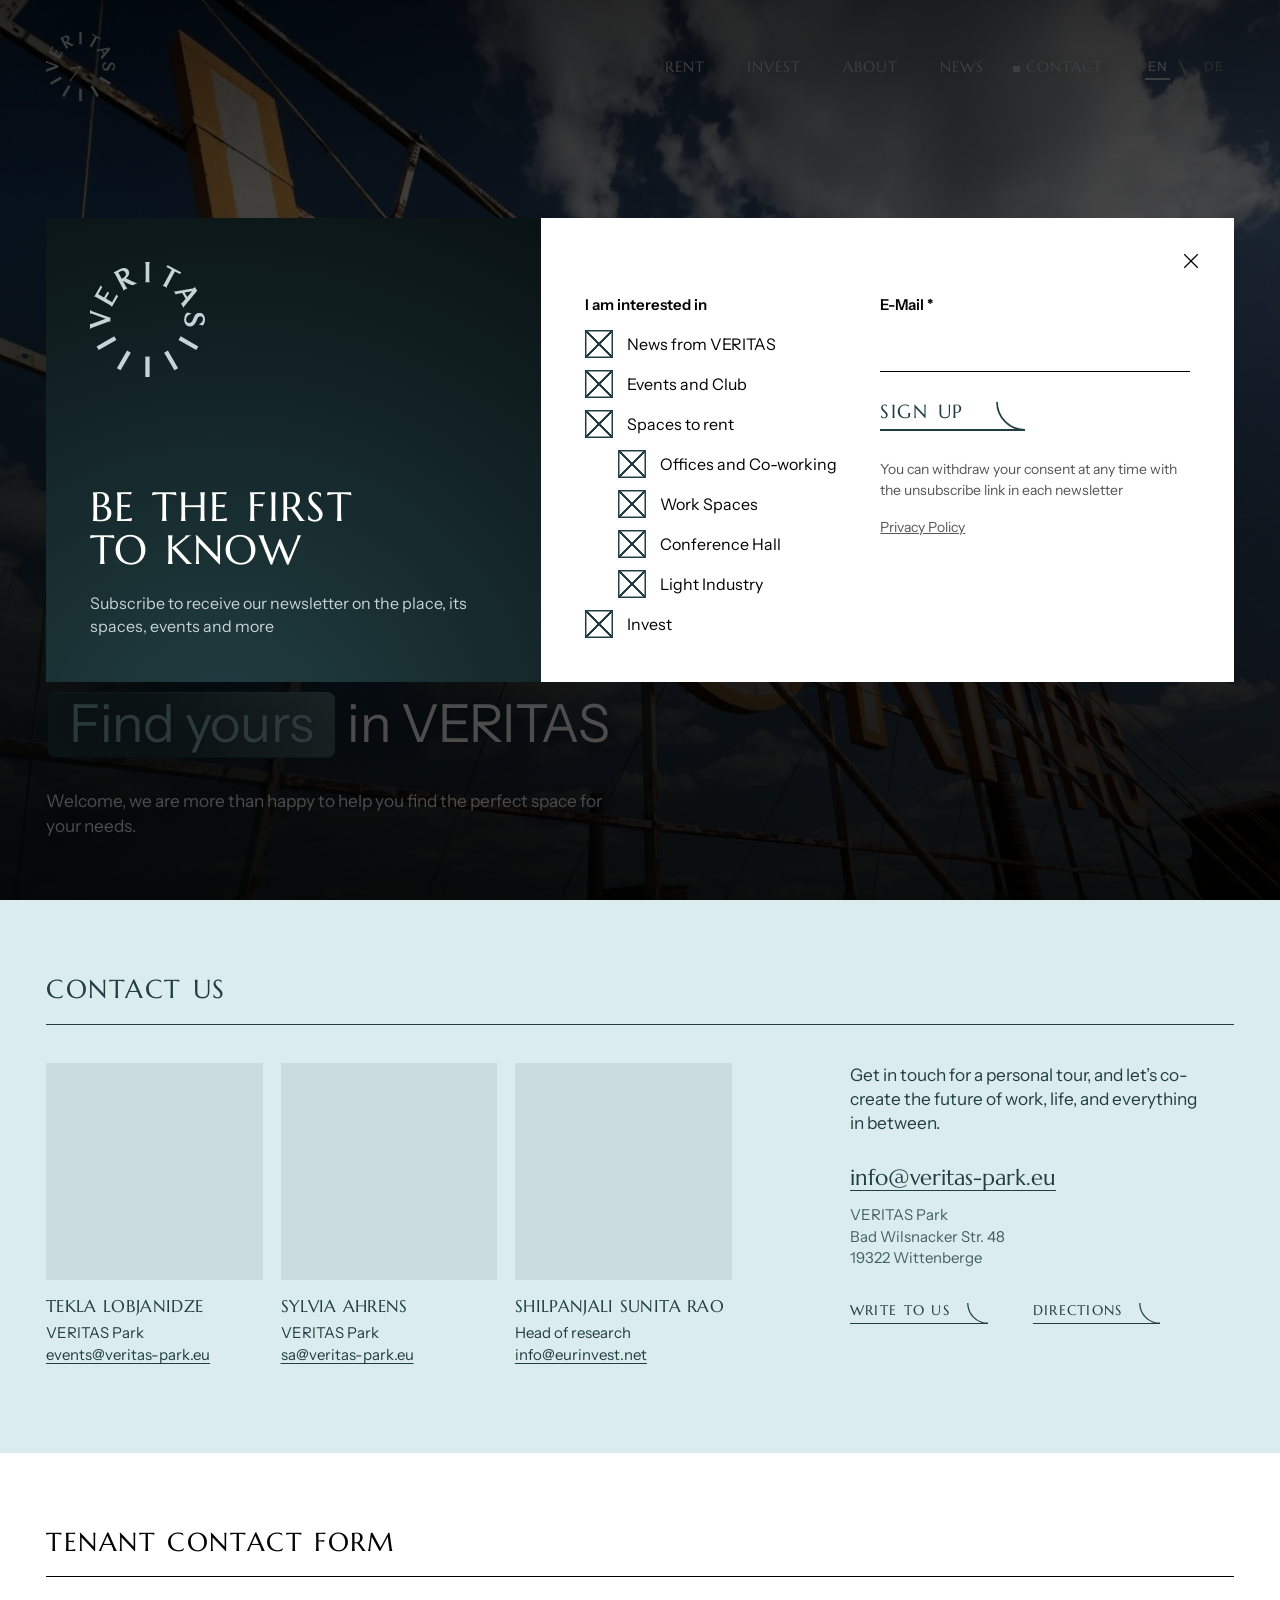
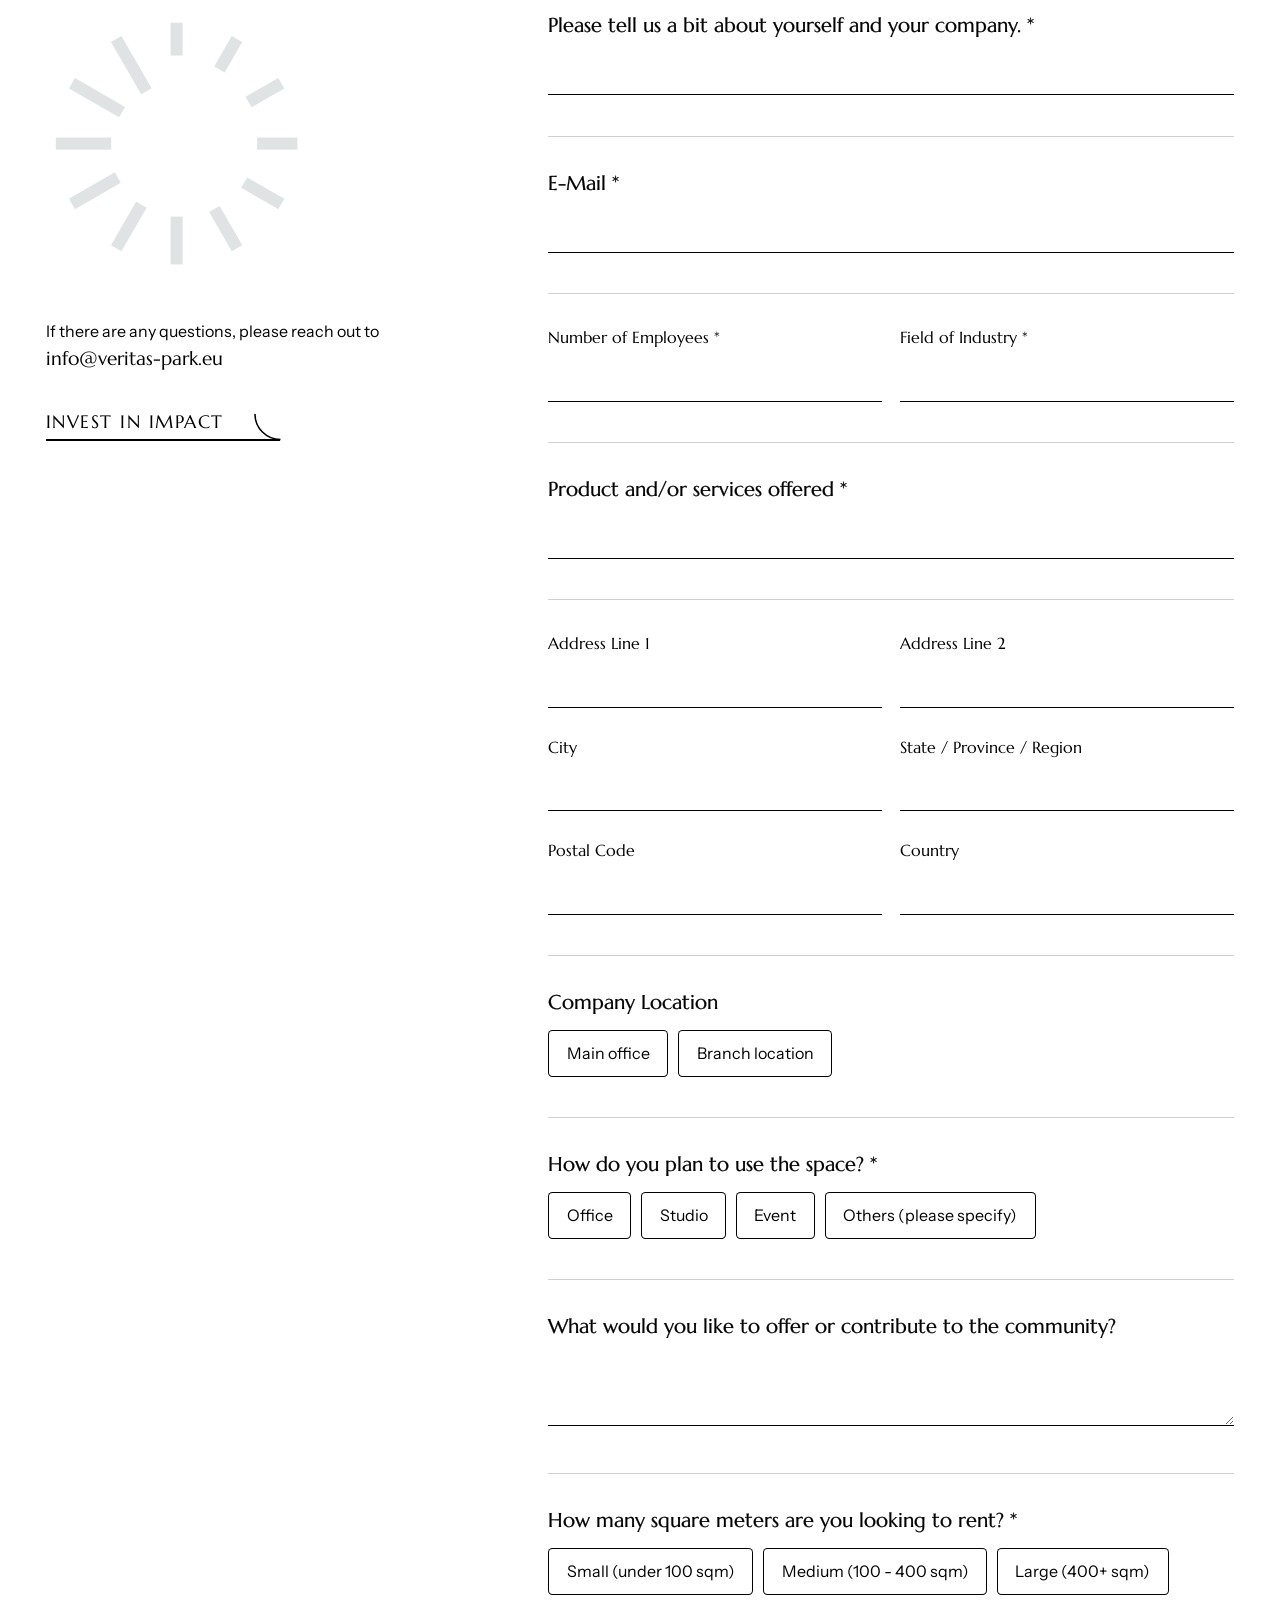
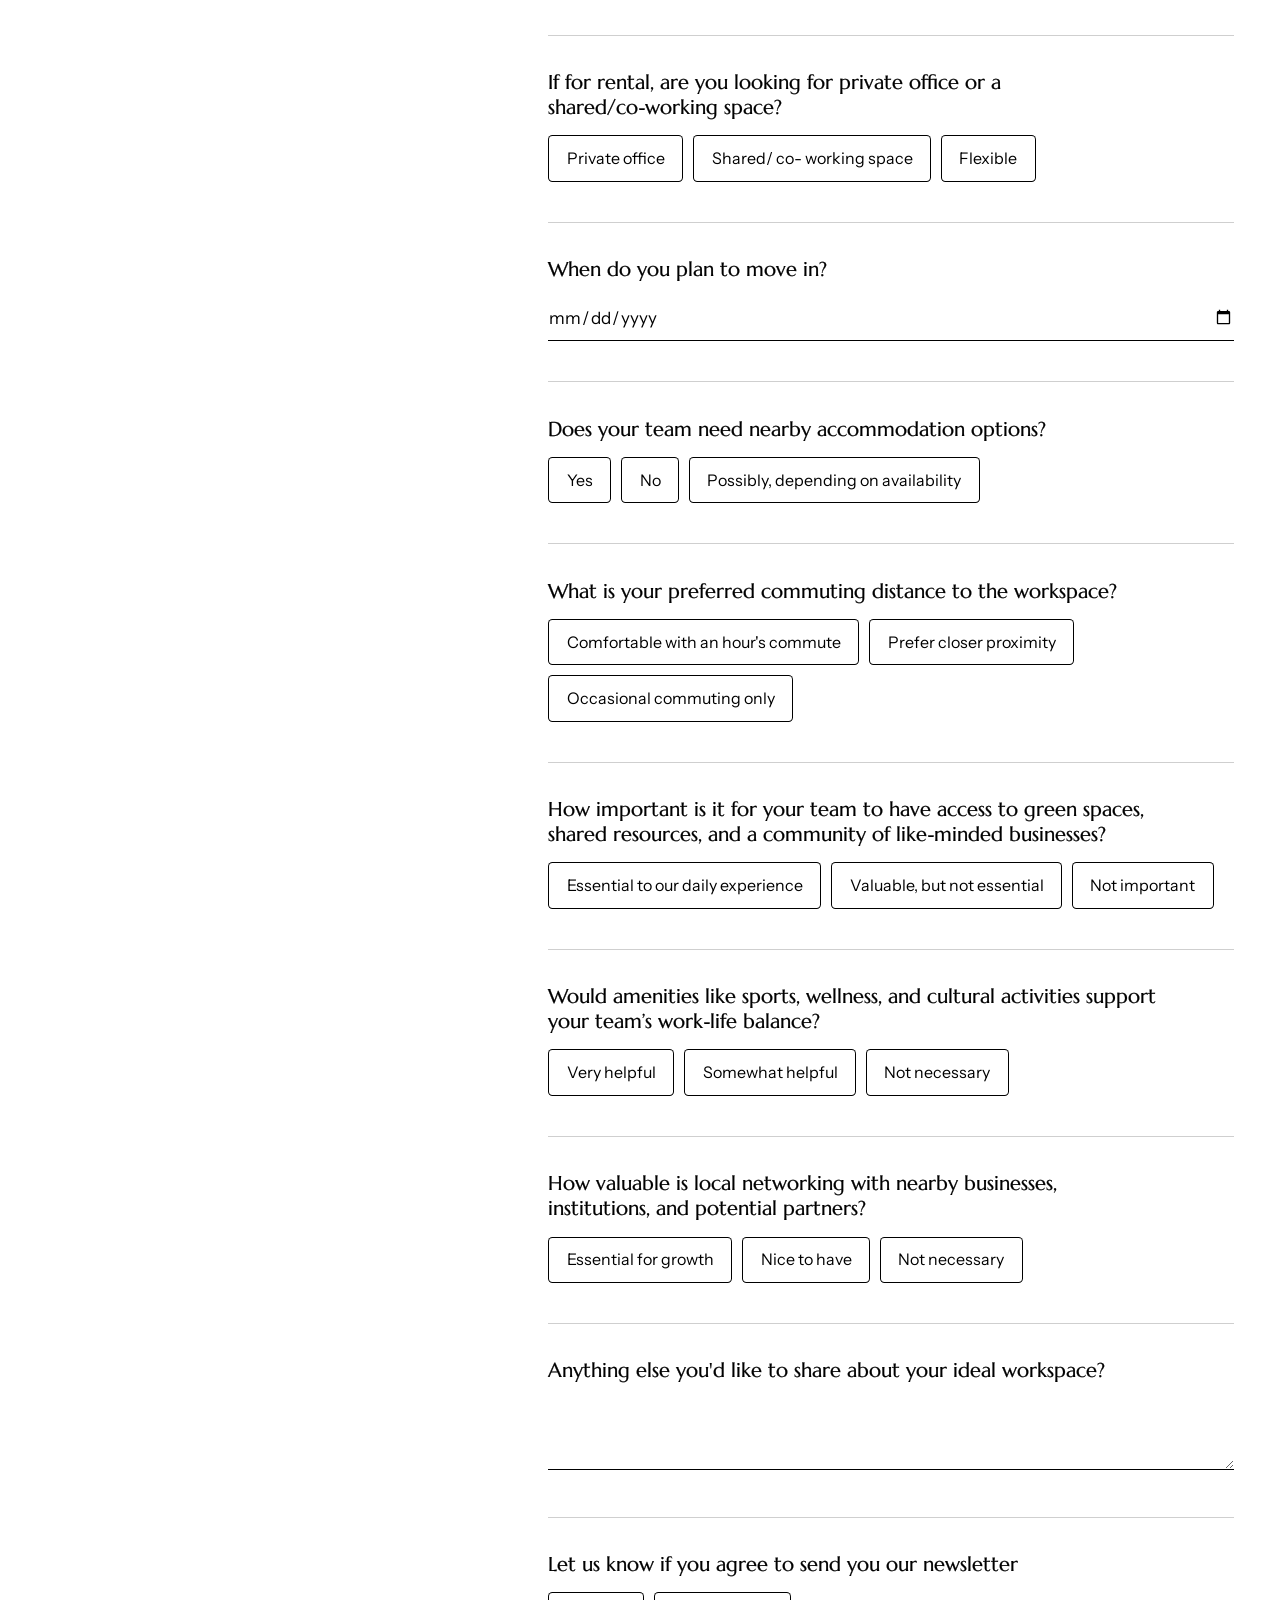
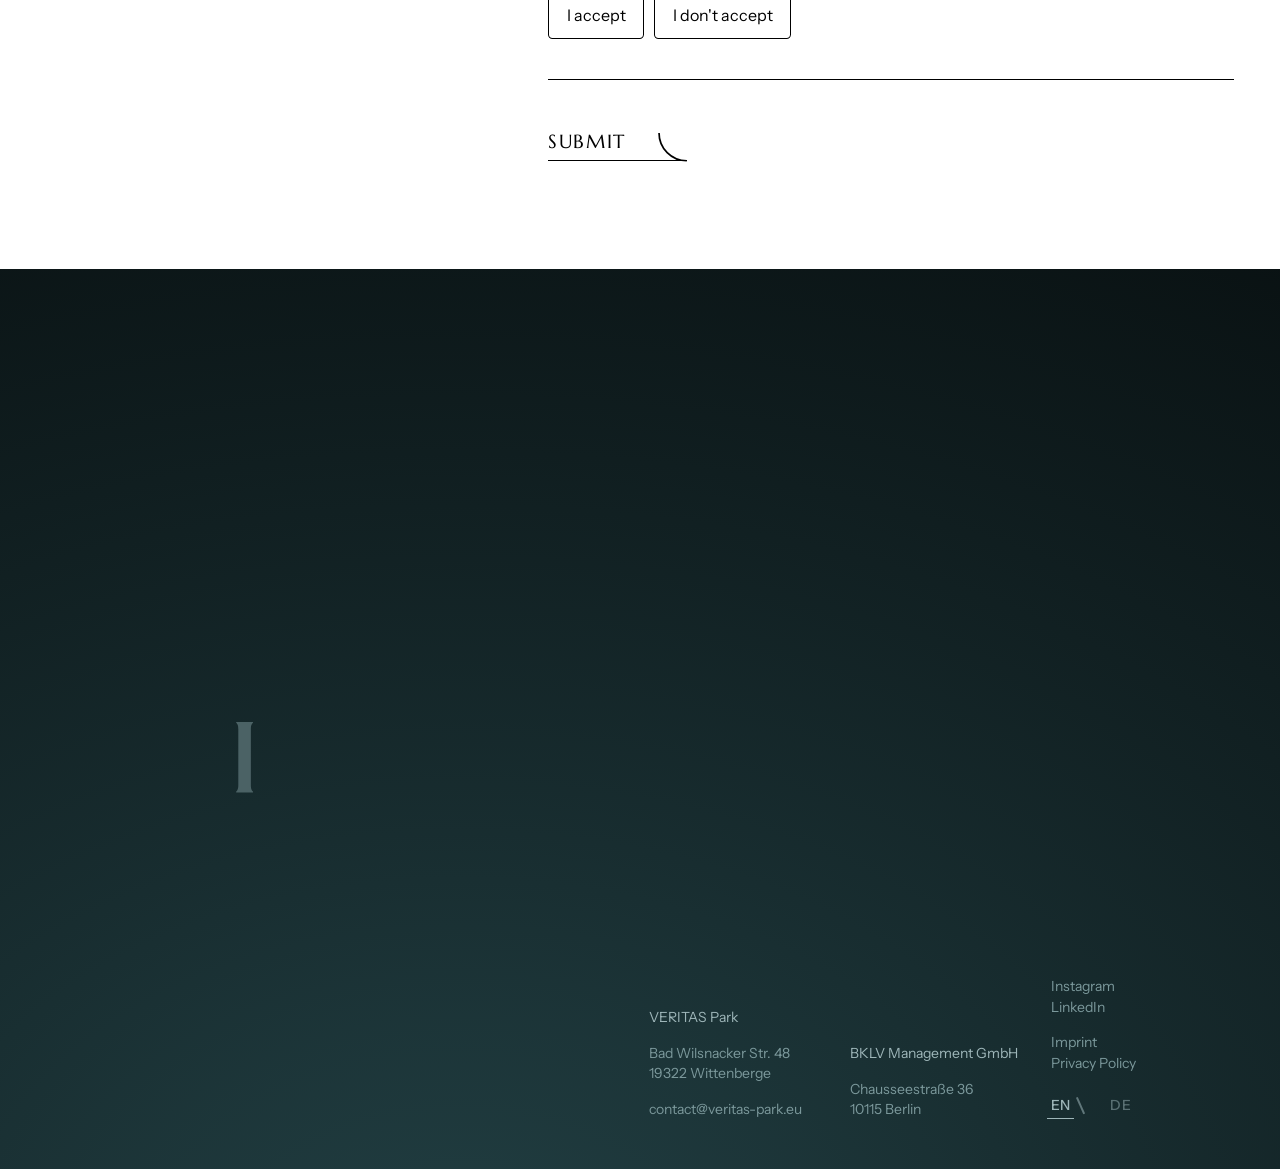
<file: contact.html>
<!doctype html>
<html lang="en" class="at-top">
<head>
<meta charset="utf-8">
<meta name="viewport" content="width=device-width,initial-scale=1,viewport-fit=cover">
<meta name="theme-color" content="#000000">
<meta name="color-scheme" content="light only">
<title>Contact, VERITAS</title>
<link rel="icon" href="img/favicon.svg">
<link rel="stylesheet" href="veritas.css?v=120">
<script>try{if(sessionStorage.getItem('v-bar')==='b')document.documentElement.classList.add('scrolled')}catch(e){}</script>
</head>
<!-- VERITAS, the Contact page (the tenant form of the live site). Written by hand, 22 Nov 2026 (round 6). Words: veritas-park.eu/tenant-contact-form, question for question. -->
<body class="v" data-hue="turquoise">

<div class="gate" aria-hidden="true"><svg data-symbol viewBox="-40 -40 80 80"></svg></div>

<header class="head">
  <a class="logo" href="index.html" aria-label="VERITAS, home"><i class="mk"></i>
    <svg class="clock" viewBox="0 0 296 296.01" aria-hidden="true"><line class="hand" x1="148" y1="148.005" x2="148" y2="104.08" stroke="currentColor" stroke-width="5.04"/><line class="hand" x1="148" y1="148.005" x2="148" y2="71.61" stroke="currentColor" stroke-width="5.04"/></svg></a>
  <nav class="bar" aria-label="Pages"><a href="rent.html">Rent</a><a href="invest.html">Invest</a><a href="about.html">About</a><a href="news.html">News</a><a href="contact.html" aria-current="page">Contact</a><span class="lang"><button type="button" data-lang="en" aria-pressed="true">EN</button><button type="button" data-lang="de" aria-pressed="false">DE</button></span></nav>
  <button class="menu-btn" aria-expanded="false" aria-controls="nav">Menu</button>
</header>
<nav class="nav dark" id="nav" aria-label="Menu" inert>
  <ul>
    <li><a class="sign one" href="rent.html" style="--i:0;--d:0ms"><i class="ic" style="--u:url(img/icons/space_to_rent.svg)"></i><span>Rent</span><svg class="curve" viewBox="0 0 100 100" aria-hidden="true"><path pathLength="1" d="M100 96.4A96.4 96.4 0 0 1 3.6 0"/></svg></a></li>
    <li><a class="sign one" href="invest.html" style="--i:1;--d:70ms"><i class="ic" style="--u:url(img/icons/economy.svg)"></i><span>Invest</span><svg class="curve" viewBox="0 0 100 100" aria-hidden="true"><path pathLength="1" d="M100 96.4A96.4 96.4 0 0 1 3.6 0"/></svg></a></li>
    <li><a class="sign one" href="about.html" style="--i:2;--d:140ms"><i class="ic" style="--u:url(img/icons/stairs.svg)"></i><span>About</span><svg class="curve" viewBox="0 0 100 100" aria-hidden="true"><path pathLength="1" d="M100 96.4A96.4 96.4 0 0 1 3.6 0"/></svg></a></li>
    <li><a class="sign one" href="news.html" style="--i:3;--d:210ms"><i class="ic" style="--u:url(img/icons/news.svg)"></i><span>News</span><svg class="curve" viewBox="0 0 100 100" aria-hidden="true"><path pathLength="1" d="M100 96.4A96.4 96.4 0 0 1 3.6 0"/></svg></a></li>
    <li><a class="sign one" href="contact.html" aria-current="page" style="--i:4;--d:280ms"><i class="ic" style="--u:url(img/icons/mail.svg)"></i><span>Contact</span><svg class="curve" viewBox="0 0 100 100" aria-hidden="true"><path pathLength="1" d="M100 96.4A96.4 96.4 0 0 1 3.6 0"/></svg></a></li>
  </ul>
  <div class="foot"><a href="https://www.instagram.com/veritas.park/" target="_blank" rel="noopener">Instagram</a><a href="https://www.linkedin.com/company/veritaspark/" target="_blank" rel="noopener">LinkedIn</a><a href="mailto:contact@veritas-park.eu">contact@veritas-park.eu</a><span class="lang"><button type="button" data-lang="en" aria-pressed="true">EN</button><button type="button" data-lang="de" aria-pressed="false">DE</button></span></div>
</nav>

<main>

<!-- the opening: a full picture of the place, the name of the page, the line and the welcome of the live page -->
<section class="top2" data-ground="dark">
  <img src="img/place/b13_132.jpg" srcset="img/place/m/b13_132.jpg 1280w, img/place/b13_132.jpg 2000w" alt="A hall of building 13" fetchpriority="high">
  <div>
    <span class="t-brush reveal">Contact</span>
    <h1 class="t-line reveal" style="--d:90ms">Big Ideas Need Space!<br><a class="pill" href="#form">Find yours</a> in VERITAS</h1>
    <p class="t-body reveal" style="--d:160ms">Welcome, we are more than happy to help you find the perfect space for your needs.</p>
  </div>
</section>

<!-- the people behind the form (26 Nov 2026), after his reference: one card per person, a square for the portrait, the name, the role, the company;
     beside them the invitation, the e-mail and the address. The squares are EMPTY on purpose (his word: "keep it empty for now, like space for image"):
     a group photograph stood there for an hour and was refused. To fill a square: put <img src="..." alt="Name"> inside its <i class="cp-pic">.
     The three people and their e-mail addresses are the ones he gave on 26 Nov (the senders of the client's brief); no role is written where none is known.
     Telephone numbers go on a new line of the card when VERITAS gives them. -->
<section class="cpeople pastel" data-ground="light">
  <p class="t-label">Contact us</p>
  <div class="cp-cards three reveal"><article><i class="cp-pic" aria-hidden="true"></i><h3>Tekla Lobjanidze</h3><p>VERITAS Park<br><a href="mailto:events@veritas-park.eu">events@veritas-park.eu</a></p></article><article><i class="cp-pic" aria-hidden="true"></i><h3>Sylvia Ahrens</h3><p>VERITAS Park<br><a href="mailto:sa@veritas-park.eu">sa@veritas-park.eu</a></p></article><article><i class="cp-pic" aria-hidden="true"></i><h3>Shilpanjali Sunita Rao</h3><p>Head of research<br><a href="mailto:info@eurinvest.net">info@eurinvest.net</a></p></article></div>
  <div class="cp-txt reveal" style="--d:110ms">
    <p class="t-body">Get in touch for a personal tour, and let’s co-create the future of work, life, and everything in between.</p>
    <p class="cp-mail"><a href="mailto:info@veritas-park.eu">info@veritas-park.eu</a></p>
    <p class="cp-adr">VERITAS Park<br>Bad Wilsnacker Str. 48<br>19322 Wittenberge</p>
    <div class="sbtns"><a class="sbtn s" href="#form"><span>Write to us</span><svg class="curve" viewBox="0 0 100 100" aria-hidden="true"><path pathLength="1" d="M100 96.4A96.4 96.4 0 0 1 3.6 0"/></svg></a><a class="sbtn s" href="https://www.google.com/maps/dir/?api=1&amp;destination=Bad+Wilsnacker+Str.+48,+19322+Wittenberge" target="_blank" rel="noopener"><span>Directions</span><svg class="curve" viewBox="0 0 100 100" aria-hidden="true"><path pathLength="1" d="M100 96.4A96.4 96.4 0 0 1 3.6 0"/></svg></a></div>
  </div>
</section>

<!-- the form: its name, then the questions of the live site on the left and where to write on the right -->
<section class="pg white" data-ground="light" id="form" style="border-top:0">
  <p class="t-label">Tenant contact form</p>
  <aside class="aside side" style="grid-column:1/5">
    <svg class="dial-p" data-progress viewBox="-40 -40 80 80" aria-hidden="true"></svg>
    <p class="t-body">If there are any questions, please reach out to</p>
    <p class="t-serif m" style="margin-top:.3em"><a href="mailto:info@veritas-park.eu" style="text-decoration:none">info@veritas-park.eu</a></p>
    <div class="sbtns"><a class="sbtn" href="contact-invest.html"><span>Invest in Impact</span><svg class="curve" viewBox="0 0 100 100" aria-hidden="true"><path pathLength="1" d="M100 96.4A96.4 96.4 0 0 1 3.6 0"/></svg></a></div>
  </aside>
  <form class="form" action="mailto:info@veritas-park.eu" method="post" enctype="text/plain" style="grid-column:6/13">
    <!-- the form opens the visitor's mail with the answers. To wire to the client's form service when the site goes live. -->
    <label class="q"><span>Please tell us a bit about yourself and your company. *</span><input type="text" name="Name" required></label>
    <label class="q"><span>E-Mail *</span><input type="email" name="E-Mail" required></label>
    <div class="two">
      <label class="q"><span>Number of Employees *</span><input type="number" name="Number of Employees" required></label>
      <label class="q"><span>Field of Industry *</span><input type="text" name="Field of Industry" required></label>
    </div>
    <label class="q"><span>Product and/or services offered *</span><input type="text" name="Product and/or services offered" required></label>
    <div class="two">
      <label class="q"><span>Address Line 1</span><input type="text" name="Address Line 1"></label>
      <label class="q"><span>Address Line 2</span><input type="text" name="Address Line 2"></label>
      <label class="q"><span>City</span><input type="text" name="City"></label>
      <label class="q"><span>State / Province / Region</span><input type="text" name="State / Province / Region"></label>
      <label class="q"><span>Postal Code</span><input type="text" name="Postal Code"></label>
      <label class="q"><span>Country</span><input type="text" name="Country"></label>
    </div>
    <fieldset class="q"><legend>Company Location</legend><div class="opts">
      <label><input type="radio" name="Location" value="Main office"><span>Main office</span></label>
      <label><input type="radio" name="Location" value="Branch location"><span>Branch location</span></label></div></fieldset>
    <fieldset class="q"><legend>How do you plan to use the space? *</legend><div class="opts">
      <label><input type="radio" name="Use of the space" value="Office" required><span>Office</span></label>
      <label><input type="radio" name="Use of the space" value="Studio"><span>Studio</span></label>
      <label><input type="radio" name="Use of the space" value="Event"><span>Event</span></label>
      <label><input type="radio" name="Use of the space" value="Others"><span>Others (please specify)</span></label></div></fieldset>
    <label class="q" data-if="Use of the space=Others"><span>Please specify</span><input type="text" name="Use, specified"></label>
    <label class="q"><span>What would you like to offer or contribute to the community?</span><textarea name="Contribution to the community"></textarea></label>
    <fieldset class="q"><legend>How many square meters are you looking to rent? *</legend><div class="opts">
      <label><input type="radio" name="Square meters" value="Small (under 100 sqm)" required><span>Small (under 100 sqm)</span></label>
      <label><input type="radio" name="Square meters" value="Medium (100 - 400 sqm)"><span>Medium (100 - 400 sqm)</span></label>
      <label><input type="radio" name="Square meters" value="Large (400+ sqm)"><span>Large (400+ sqm)</span></label></div></fieldset>
    <fieldset class="q"><legend>If for rental, are you looking for private office or a shared/co‑working space?</legend><div class="opts">
      <label><input type="radio" name="Private or shared" value="Private office"><span>Private office</span></label>
      <label><input type="radio" name="Private or shared" value="Shared/ co- working space"><span>Shared/ co- working space</span></label>
      <label><input type="radio" name="Private or shared" value="Flexible"><span>Flexible</span></label></div></fieldset>
    <label class="q"><span>When do you plan to move in?</span><input type="date" name="Move in"></label>
    <fieldset class="q"><legend>Does your team need nearby accommodation options?</legend><div class="opts">
      <label><input type="radio" name="Accommodation" value="Yes"><span>Yes</span></label>
      <label><input type="radio" name="Accommodation" value="No"><span>No</span></label>
      <label><input type="radio" name="Accommodation" value="Possibly"><span>Possibly, depending on availability</span></label></div></fieldset>
    <fieldset class="q"><legend>What is your preferred commuting distance to the workspace?</legend><div class="opts">
      <label><input type="radio" name="Commuting" value="An hour"><span>Comfortable with an hour's commute</span></label>
      <label><input type="radio" name="Commuting" value="Closer"><span>Prefer closer proximity</span></label>
      <label><input type="radio" name="Commuting" value="Occasional"><span>Occasional commuting only</span></label></div></fieldset>
    <fieldset class="q"><legend>How important is it for your team to have access to green spaces, shared resources, and a community of like‑minded businesses?</legend><div class="opts">
      <label><input type="radio" name="Green spaces and community" value="Essential"><span>Essential to our daily experience</span></label>
      <label><input type="radio" name="Green spaces and community" value="Valuable"><span>Valuable, but not essential</span></label>
      <label><input type="radio" name="Green spaces and community" value="Not important"><span>Not important</span></label></div></fieldset>
    <fieldset class="q"><legend>Would amenities like sports, wellness, and cultural activities support your team’s work‑life balance?</legend><div class="opts">
      <label><input type="radio" name="Amenities" value="Very helpful"><span>Very helpful</span></label>
      <label><input type="radio" name="Amenities" value="Somewhat helpful"><span>Somewhat helpful</span></label>
      <label><input type="radio" name="Amenities" value="Not necessary"><span>Not necessary</span></label></div></fieldset>
    <fieldset class="q"><legend>How valuable is local networking with nearby businesses, institutions, and potential partners?</legend><div class="opts">
      <label><input type="radio" name="Local networking" value="Essential for growth"><span>Essential for growth</span></label>
      <label><input type="radio" name="Local networking" value="Nice to have"><span>Nice to have</span></label>
      <label><input type="radio" name="Local networking" value="Not necessary"><span>Not necessary</span></label></div></fieldset>
    <label class="q"><span>Anything else you'd like to share about your ideal workspace?</span><textarea name="Anything else"></textarea></label>
    <fieldset class="q"><legend>Let us know if you agree to send you our newsletter</legend><div class="opts">
      <label><input type="radio" name="Newsletter" value="I accept"><span>I accept</span></label>
      <label><input type="radio" name="Newsletter" value="I don't accept"><span>I don't accept</span></label></div></fieldset>
    <div><button class="sbtn" type="submit"><span>Submit</span><svg class="curve" viewBox="0 0 100 100" aria-hidden="true"><path pathLength="1" d="M100 96.4A96.4 96.4 0 0 1 3.6 0"/></svg></button></div>
  </form>
</section>

</main>

<footer class="footer dark end" data-ground="dark">
  <div class="g">
    <div class="c logo" style="--s:5;--sp:6"><i class="mk"></i></div>
    <div class="c col" style="--s:2;--sp:3;--at:7"><b>VERITAS Park</b><p>Bad Wilsnacker Str. 48<br>19322 Wittenberge</p><p><a href="mailto:contact@veritas-park.eu">contact@veritas-park.eu</a></p></div>
    <div class="c col" style="--s:2;--sp:3"><b>BKLV Management GmbH</b><p>Chausseestraße 36<br>10115 Berlin</p></div>
    <div class="c col" style="--s:2;--sp:6"><a href="https://www.instagram.com/veritas.park/" target="_blank" rel="noopener">Instagram</a><a href="https://www.linkedin.com/company/veritaspark/" target="_blank" rel="noopener">LinkedIn</a><p><a href="imprint.html">Imprint</a><a href="privacy.html">Privacy Policy</a></p><span class="lang"><button type="button" data-lang="en" aria-pressed="true">EN</button><button type="button" data-lang="de" aria-pressed="false">DE</button></span></div>
  </div>
</footer>

<script src="veritas.js?v=74"></script>
<script src="symbol.js?v=43"></script>
<script src="de.js?v=31"></script>
<script src="i18n.js?v=57" defer></script>
</body>
</html>
</file>
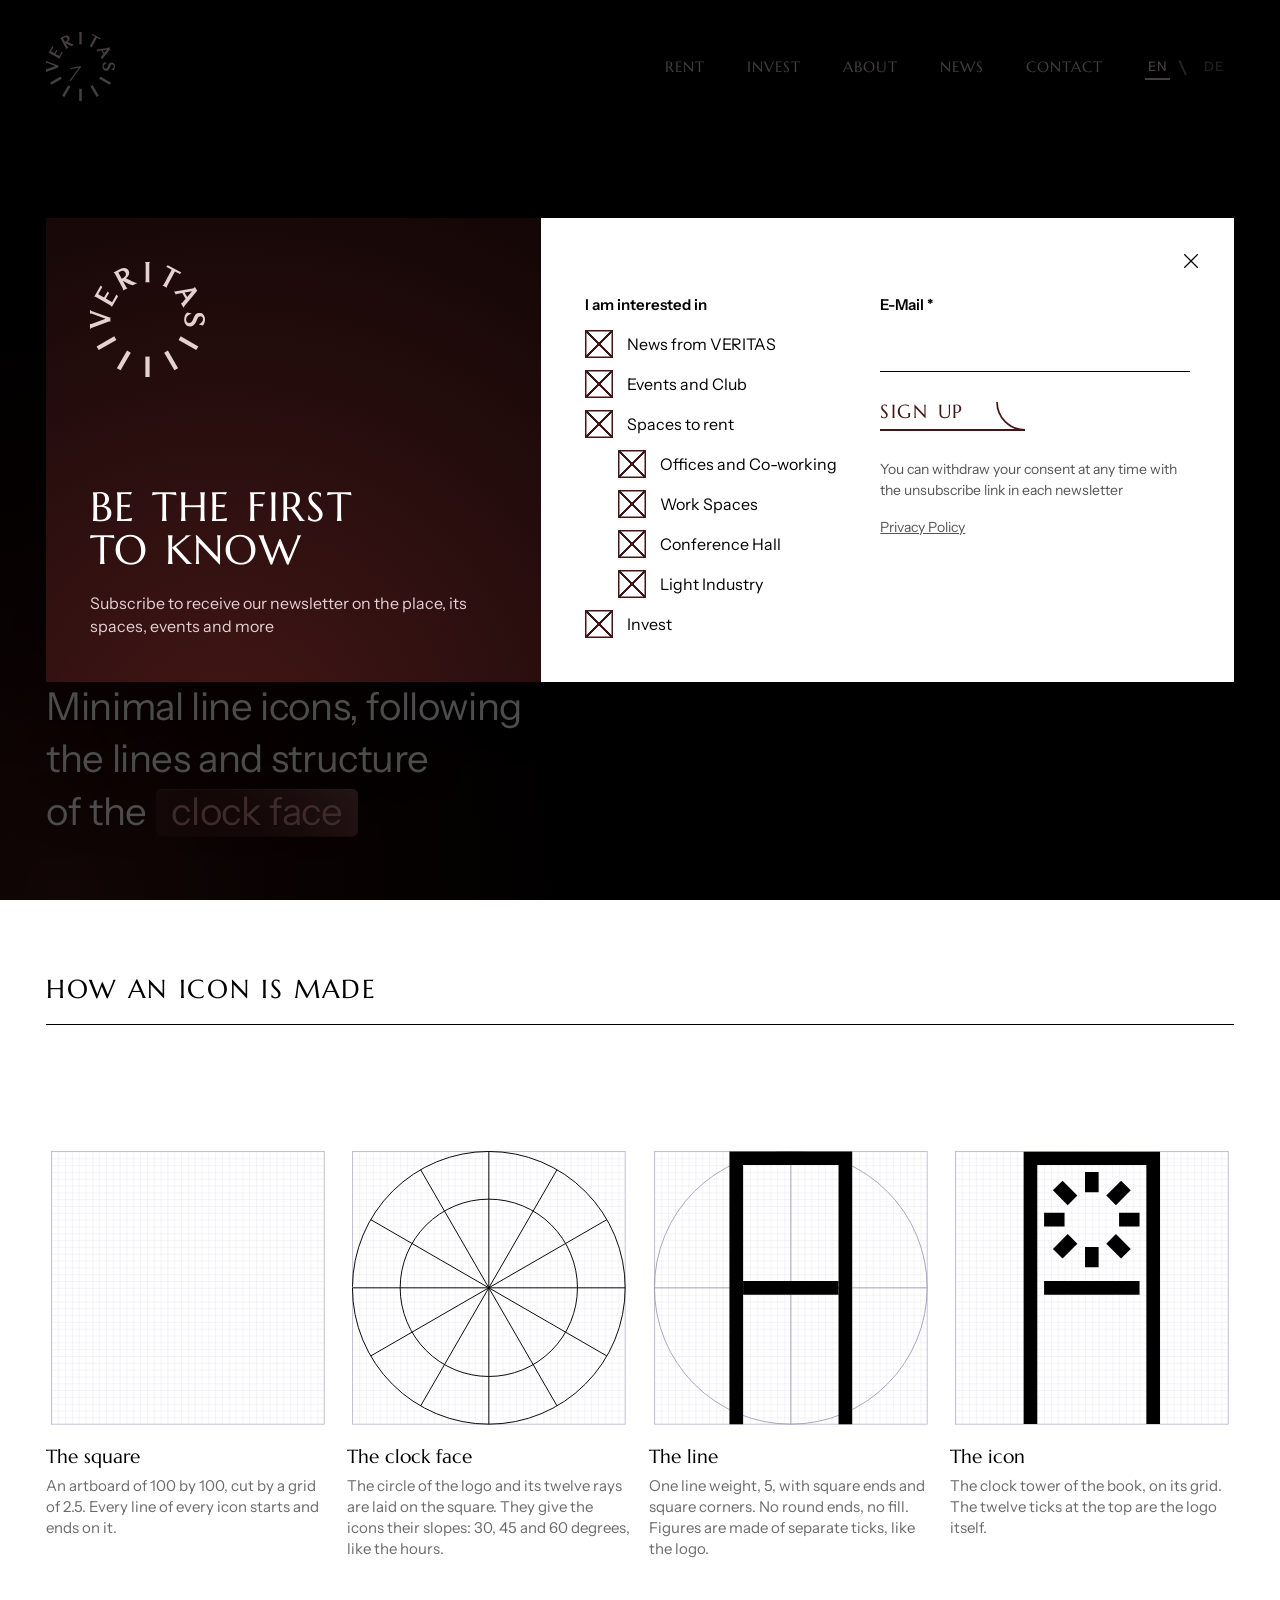
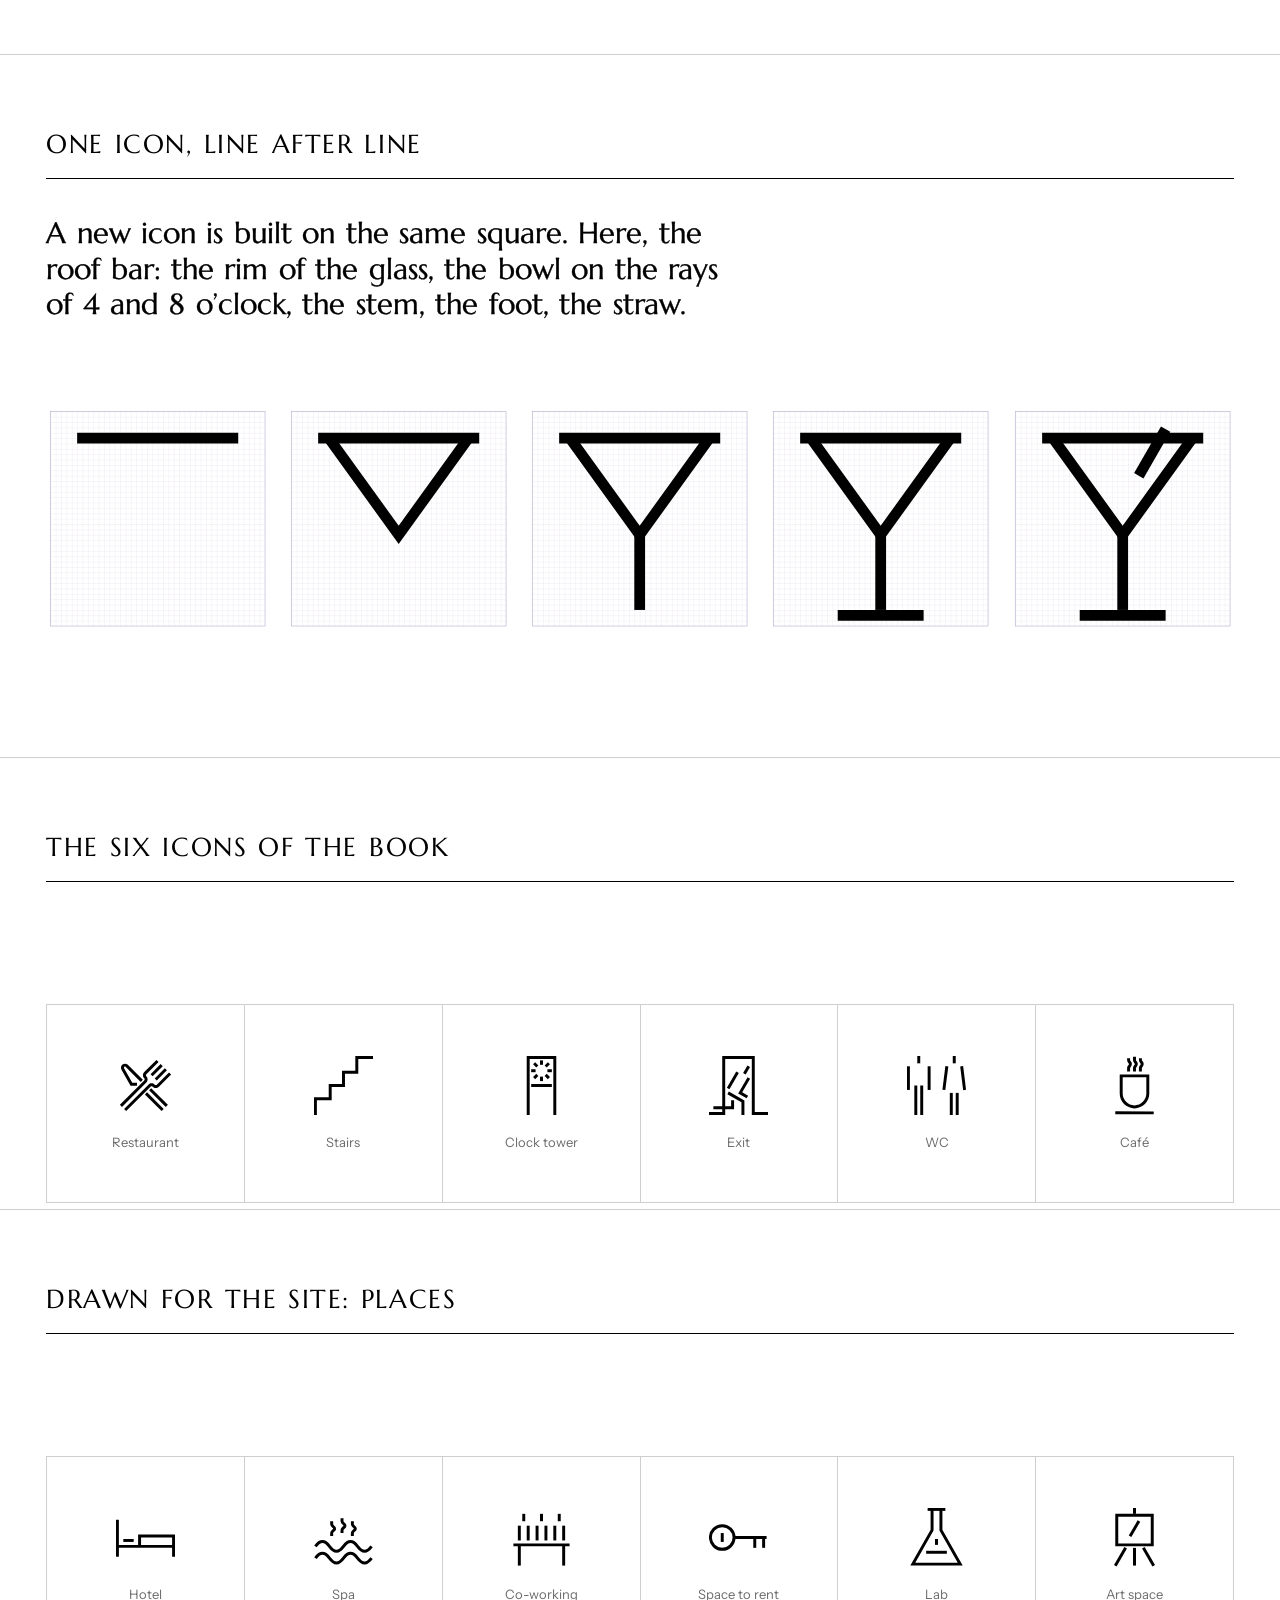
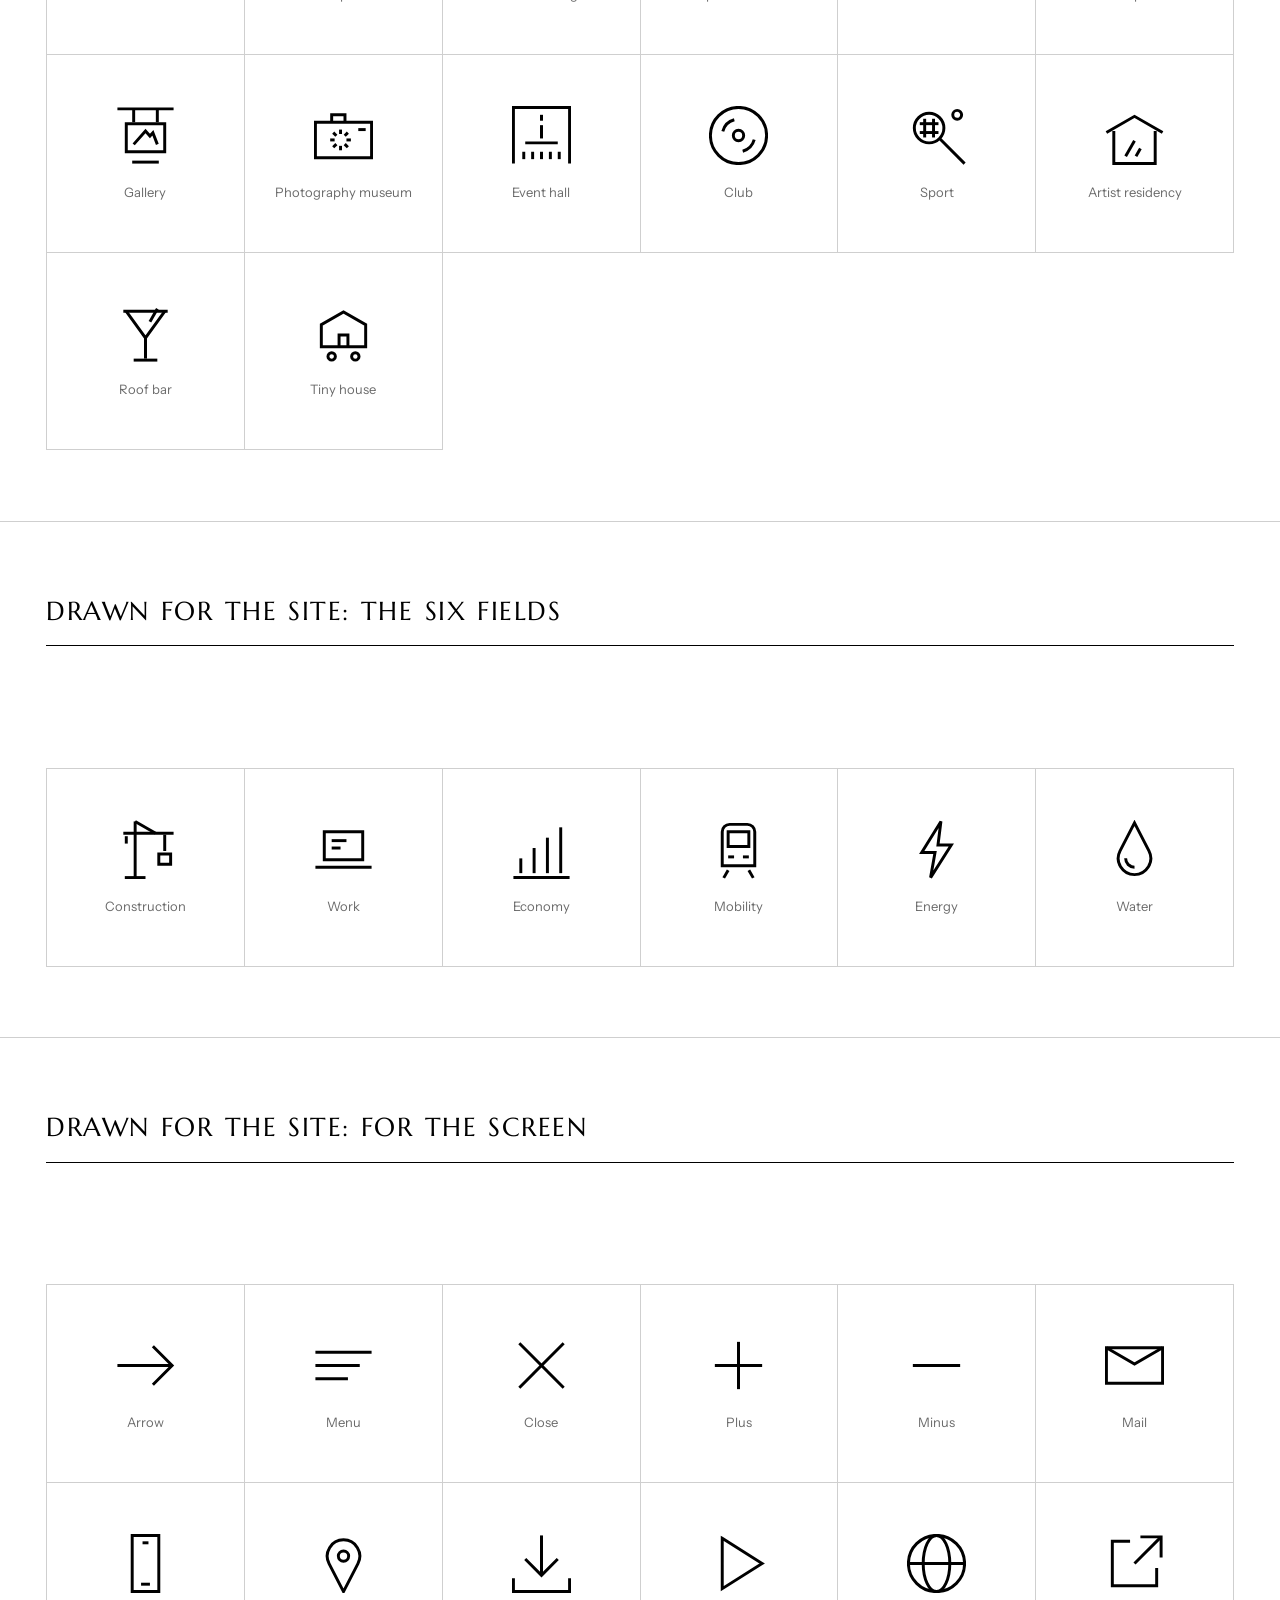
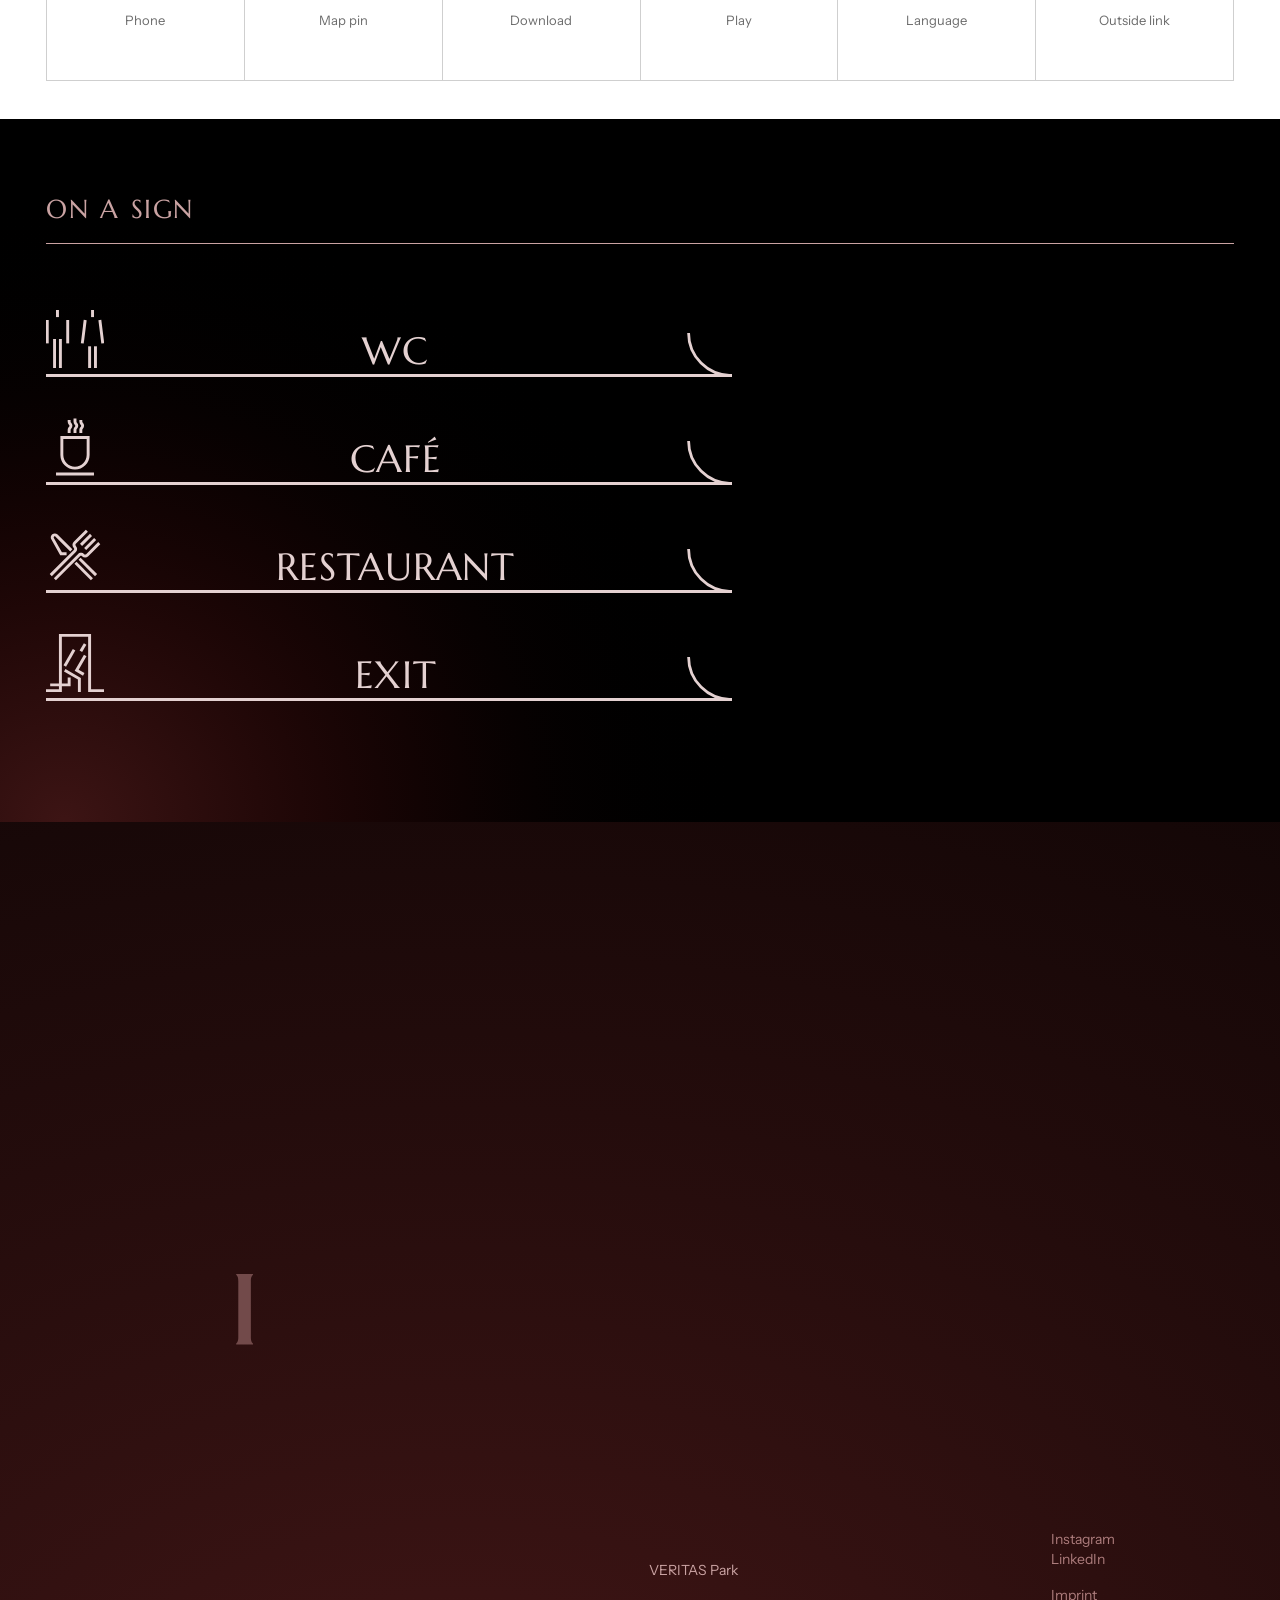
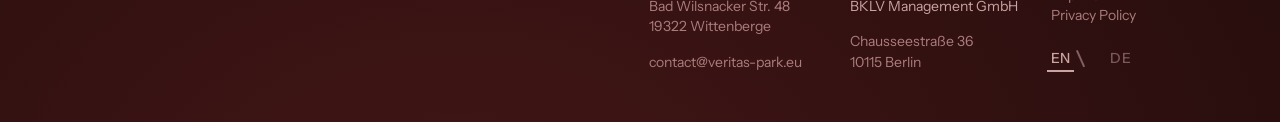
<file: icons.html>
<!doctype html>
<html lang="en" class="at-top">
<head>
<meta charset="utf-8">
<meta name="viewport" content="width=device-width,initial-scale=1,viewport-fit=cover">
<meta name="theme-color" content="#000000">
<meta name="color-scheme" content="light only">
<title>Icons, VERITAS</title>
<link rel="icon" href="img/favicon.svg">
<link rel="stylesheet" href="veritas.css?v=120">
<script>try{if(sessionStorage.getItem('v-bar')==='b')document.documentElement.classList.add('scrolled')}catch(e){}</script>
</head>
<!-- VERITAS, the icons page: how an icon is made, and the whole set. Written by hand, 23 Nov 2026. Recipe: the brand book, p35. -->
<body class="v" data-hue="red">

<div class="gate" aria-hidden="true"><svg data-symbol viewBox="-40 -40 80 80"></svg></div>

<header class="head">
  <a class="logo" href="index.html" aria-label="VERITAS, home"><i class="mk"></i>
    <svg class="clock" viewBox="0 0 296 296.01" aria-hidden="true"><line class="hand" x1="148" y1="148.005" x2="148" y2="104.08" stroke="currentColor" stroke-width="5.04"/><line class="hand" x1="148" y1="148.005" x2="148" y2="71.61" stroke="currentColor" stroke-width="5.04"/></svg></a>
  <nav class="bar" aria-label="Pages"><a href="rent.html">Rent</a><a href="invest.html">Invest</a><a href="about.html">About</a><a href="news.html">News</a><a href="contact.html">Contact</a><span class="lang"><button type="button" data-lang="en" aria-pressed="true">EN</button><button type="button" data-lang="de" aria-pressed="false">DE</button></span></nav>
  <button class="menu-btn" aria-expanded="false" aria-controls="nav">Menu</button>
</header>
<nav class="nav dark" id="nav" aria-label="Menu" inert>
  <ul>
    <li><a class="sign one" href="rent.html" style="--i:0;--d:0ms"><i class="ic" style="--u:url(img/icons/space_to_rent.svg)"></i><span>Rent</span><svg class="curve" viewBox="0 0 100 100" aria-hidden="true"><path pathLength="1" d="M100 96.4A96.4 96.4 0 0 1 3.6 0"/></svg></a></li>
    <li><a class="sign one" href="invest.html" style="--i:1;--d:70ms"><i class="ic" style="--u:url(img/icons/economy.svg)"></i><span>Invest</span><svg class="curve" viewBox="0 0 100 100" aria-hidden="true"><path pathLength="1" d="M100 96.4A96.4 96.4 0 0 1 3.6 0"/></svg></a></li>
    <li><a class="sign one" href="about.html" style="--i:2;--d:140ms"><i class="ic" style="--u:url(img/icons/stairs.svg)"></i><span>About</span><svg class="curve" viewBox="0 0 100 100" aria-hidden="true"><path pathLength="1" d="M100 96.4A96.4 96.4 0 0 1 3.6 0"/></svg></a></li>
    <li><a class="sign one" href="news.html" style="--i:3;--d:210ms"><i class="ic" style="--u:url(img/icons/news.svg)"></i><span>News</span><svg class="curve" viewBox="0 0 100 100" aria-hidden="true"><path pathLength="1" d="M100 96.4A96.4 96.4 0 0 1 3.6 0"/></svg></a></li>
    <li><a class="sign one" href="contact.html" style="--i:4;--d:280ms"><i class="ic" style="--u:url(img/icons/mail.svg)"></i><span>Contact</span><svg class="curve" viewBox="0 0 100 100" aria-hidden="true"><path pathLength="1" d="M100 96.4A96.4 96.4 0 0 1 3.6 0"/></svg></a></li>
  </ul>
  <div class="foot"><a href="https://www.instagram.com/veritas.park/" target="_blank" rel="noopener">Instagram</a><a href="https://www.linkedin.com/company/veritaspark/" target="_blank" rel="noopener">LinkedIn</a><a href="mailto:contact@veritas-park.eu">contact@veritas-park.eu</a><span class="lang"><button type="button" data-lang="en" aria-pressed="true">EN</button><button type="button" data-lang="de" aria-pressed="false">DE</button></span></div>
</nav>

<main>

<!-- the opening: the light of the book, the name of the page, the sentence of the book about its icons (p35) -->
<section class="top2 plain" data-ground="dark">
  <div>
    <span class="t-brush reveal">Icons</span>
    <h1 class="t-line reveal" style="--d:90ms">Minimal line icons, following the lines and structure of the <span class="pill">clock face</span></h1>
  </div>
</section>

<!-- how an icon is made: the four steps of the book's recipe, drawn -->
<section class="white" data-ground="light">
  <div class="pg" style="border-top:0"><p class="t-label">How an icon is made</p></div>
  <div class="steps">
    <figure class="reveal">
      <svg viewBox="-2 -2 104 104" role="img" aria-label="A square of 100 with its grid"><defs><pattern id="grid" width="2.5" height="2.5" patternUnits="userSpaceOnUse"><path d="M2.5 0H0V2.5" fill="none" stroke="#cfc9dd" stroke-width=".16"/></pattern></defs><rect width="100" height="100" fill="url(#grid)" stroke="#b9b3cf" stroke-width=".3"/></svg>
      <figcaption><b>The square</b>An artboard of 100 by 100, cut by a grid of 2.5. Every line of every icon starts and ends on it.</figcaption>
    </figure>
    <figure class="reveal" style="--d:90ms">
      <svg viewBox="-2 -2 104 104" role="img" aria-label="The clock face laid on the square"><rect width="100" height="100" fill="url(#grid)" stroke="#b9b3cf" stroke-width=".3"/><g class="draw" fill="none" stroke="#000" stroke-width=".35"><path d="M0 50a50 50 0 1 0 100 0a50 50 0 1 0 -100 0"/><path d="M17.5 50a32.5 32.5 0 1 0 65 0a32.5 32.5 0 1 0 -65 0"/><path d="M50 0V100"/><path d="M75 6.7L25 93.3"/><path d="M93.3 25L6.7 75"/><path d="M100 50H0"/><path d="M93.3 75L6.7 25"/><path d="M75 93.3L25 6.7"/></g></svg>
      <figcaption><b>The clock face</b>The circle of the logo and its twelve rays are laid on the square. They give the icons their slopes: 30, 45 and 60 degrees, like the hours.</figcaption>
    </figure>
    <figure class="reveal" style="--d:180ms">
      <svg viewBox="-2 -2 104 104" role="img" aria-label="The line of an icon"><rect width="100" height="100" fill="url(#grid)" stroke="#b9b3cf" stroke-width=".3"/><g fill="none" stroke="#9a94b4" stroke-width=".3"><path d="M0 50a50 50 0 1 0 100 0a50 50 0 1 0 -100 0"/><path d="M50 0V100"/><path d="M100 50H0"/></g><g class="draw" fill="none" stroke="#000" stroke-width="5"><path d="M30 100V2.5H70V100"/><path d="M32.5 50H67.5"/></g></svg>
      <figcaption><b>The line</b>One line weight, 5, with square ends and square corners. No round ends, no fill. Figures are made of separate ticks, like the logo.</figcaption>
    </figure>
    <figure class="reveal" style="--d:270ms">
      <svg viewBox="-2 -2 104 104" role="img" aria-label="The clock tower icon of the book"><rect width="100" height="100" fill="url(#grid)" stroke="#b9b3cf" stroke-width=".3"/><image href="img/icons/tower.svg" width="100" height="100"/></svg>
      <figcaption><b>The icon</b>The clock tower of the book, on its grid. The twelve ticks at the top are the logo itself.</figcaption>
    </figure>
  </div>
</section>

<!-- one new icon, built line after line -->
<section class="white" data-ground="light">
  <div class="pg"><p class="t-label">One icon, line after line</p><p class="t-serif m reveal" style="grid-column:1/9">A new icon is built on the same square. Here, the roof bar: the rim of the glass, the bowl on the rays of 4 and 8 o’clock, the stem, the foot, the straw.</p></div>
  <div class="steps five">
    <figure class="reveal"><svg viewBox="-2 -2 104 104" aria-hidden="true"><rect width="100" height="100" fill="url(#grid)" stroke="#b9b3cf" stroke-width=".3"/><g class="draw" fill="none" stroke="#000" stroke-width="5"><path d="M12.5 12.5H87.5"/></g></svg></figure>
    <figure class="reveal" style="--d:90ms"><svg viewBox="-2 -2 104 104" aria-hidden="true"><rect width="100" height="100" fill="url(#grid)" stroke="#b9b3cf" stroke-width=".3"/><g fill="none" stroke="#000" stroke-width="5"><path d="M12.5 12.5H87.5"/></g><g class="draw" fill="none" stroke="#000" stroke-width="5"><path d="M17.5 12.5L50 57.5L82.5 12.5"/></g></svg></figure>
    <figure class="reveal" style="--d:180ms"><svg viewBox="-2 -2 104 104" aria-hidden="true"><rect width="100" height="100" fill="url(#grid)" stroke="#b9b3cf" stroke-width=".3"/><g fill="none" stroke="#000" stroke-width="5"><path d="M12.5 12.5H87.5"/><path d="M17.5 12.5L50 57.5L82.5 12.5"/></g><g class="draw" fill="none" stroke="#000" stroke-width="5"><path d="M50 57.5V92.5"/></g></svg></figure>
    <figure class="reveal" style="--d:270ms"><svg viewBox="-2 -2 104 104" aria-hidden="true"><rect width="100" height="100" fill="url(#grid)" stroke="#b9b3cf" stroke-width=".3"/><g fill="none" stroke="#000" stroke-width="5"><path d="M12.5 12.5H87.5"/><path d="M17.5 12.5L50 57.5L82.5 12.5"/><path d="M50 57.5V92.5"/></g><g class="draw" fill="none" stroke="#000" stroke-width="5"><path d="M30 95H70"/></g></svg></figure>
    <figure class="reveal" style="--d:360ms"><svg viewBox="-2 -2 104 104" aria-hidden="true"><rect width="100" height="100" fill="url(#grid)" stroke="#b9b3cf" stroke-width=".3"/><g fill="none" stroke="#000" stroke-width="5"><path d="M12.5 12.5H87.5"/><path d="M17.5 12.5L50 57.5L82.5 12.5"/><path d="M50 57.5V92.5"/><path d="M30 95H70"/></g><g class="draw" fill="none" stroke="#000" stroke-width="5"><path d="M57.5 30L70 8.3"/></g></svg></figure>
  </div>
</section>

<!-- the six icons of the book, as they are -->
<section class="white" data-ground="light">
  <div class="pg"><p class="t-label">The six icons of the book</p></div>
  <div class="set6">
    <figure><i class="ic" style="--u:url(img/icons/restaurant.svg)"></i><figcaption>Restaurant</figcaption></figure>
    <figure><i class="ic" style="--u:url(img/icons/stairs.svg)"></i><figcaption>Stairs</figcaption></figure>
    <figure><i class="ic" style="--u:url(img/icons/tower.svg)"></i><figcaption>Clock tower</figcaption></figure>
    <figure><i class="ic" style="--u:url(img/icons/exit.svg)"></i><figcaption>Exit</figcaption></figure>
    <figure><i class="ic" style="--u:url(img/icons/wc.svg)"></i><figcaption>WC</figcaption></figure>
    <figure><i class="ic" style="--u:url(img/icons/cafe.svg)"></i><figcaption>Café</figcaption></figure>
  </div>
</section>

<!-- the icons drawn for the site, on the same recipe: the places, the six fields, the signs of the screen -->
<section class="white" data-ground="light">
  <div class="pg"><p class="t-label">Drawn for the site: places</p></div>
  <div class="set6">
    <figure><i class="ic" style="--u:url(img/icons/hotel.svg)"></i><figcaption>Hotel</figcaption></figure>
    <figure><i class="ic" style="--u:url(img/icons/spa.svg)"></i><figcaption>Spa</figcaption></figure>
    <figure><i class="ic" style="--u:url(img/icons/coworking.svg)"></i><figcaption>Co-working</figcaption></figure>
    <figure><i class="ic" style="--u:url(img/icons/space_to_rent.svg)"></i><figcaption>Space to rent</figcaption></figure>
    <figure><i class="ic" style="--u:url(img/icons/lab.svg)"></i><figcaption>Lab</figcaption></figure>
    <figure><i class="ic" style="--u:url(img/icons/art_space.svg)"></i><figcaption>Art space</figcaption></figure>
    <figure><i class="ic" style="--u:url(img/icons/gallery.svg)"></i><figcaption>Gallery</figcaption></figure>
    <figure><i class="ic" style="--u:url(img/icons/photography_museum.svg)"></i><figcaption>Photography museum</figcaption></figure>
    <figure><i class="ic" style="--u:url(img/icons/event_hall.svg)"></i><figcaption>Event hall</figcaption></figure>
    <figure><i class="ic" style="--u:url(img/icons/club.svg)"></i><figcaption>Club</figcaption></figure>
    <figure><i class="ic" style="--u:url(img/icons/sport.svg)"></i><figcaption>Sport</figcaption></figure>
    <figure><i class="ic" style="--u:url(img/icons/artist_residency.svg)"></i><figcaption>Artist residency</figcaption></figure>
    <figure><i class="ic" style="--u:url(img/icons/roof_bar.svg)"></i><figcaption>Roof bar</figcaption></figure>
    <figure><i class="ic" style="--u:url(img/icons/tiny_house.svg)"></i><figcaption>Tiny house</figcaption></figure>
  </div>
  <div class="pg"><p class="t-label">Drawn for the site: the six fields</p></div>
  <div class="set6">
    <figure data-hue="brown"><i class="ic" style="--u:url(img/icons/construction.svg)"></i><figcaption>Construction</figcaption></figure>
    <figure data-hue="red"><i class="ic" style="--u:url(img/icons/work.svg)"></i><figcaption>Work</figcaption></figure>
    <figure data-hue="violet"><i class="ic" style="--u:url(img/icons/economy.svg)"></i><figcaption>Economy</figcaption></figure>
    <figure data-hue="purple"><i class="ic" style="--u:url(img/icons/mobility.svg)"></i><figcaption>Mobility</figcaption></figure>
    <figure data-hue="blue"><i class="ic" style="--u:url(img/icons/energy.svg)"></i><figcaption>Energy</figcaption></figure>
    <figure data-hue="turquoise"><i class="ic" style="--u:url(img/icons/water.svg)"></i><figcaption>Water</figcaption></figure>
  </div>
  <div class="pg"><p class="t-label">Drawn for the site: for the screen</p></div>
  <div class="set6">
    <figure><i class="ic" style="--u:url(img/icons/arrow.svg)"></i><figcaption>Arrow</figcaption></figure>
    <figure><i class="ic" style="--u:url(img/icons/menu.svg)"></i><figcaption>Menu</figcaption></figure>
    <figure><i class="ic" style="--u:url(img/icons/close.svg)"></i><figcaption>Close</figcaption></figure>
    <figure><i class="ic" style="--u:url(img/icons/plus.svg)"></i><figcaption>Plus</figcaption></figure>
    <figure><i class="ic" style="--u:url(img/icons/minus.svg)"></i><figcaption>Minus</figcaption></figure>
    <figure><i class="ic" style="--u:url(img/icons/mail.svg)"></i><figcaption>Mail</figcaption></figure>
    <figure><i class="ic" style="--u:url(img/icons/phone.svg)"></i><figcaption>Phone</figcaption></figure>
    <figure><i class="ic" style="--u:url(img/icons/map_pin.svg)"></i><figcaption>Map pin</figcaption></figure>
    <figure><i class="ic" style="--u:url(img/icons/download.svg)"></i><figcaption>Download</figcaption></figure>
    <figure><i class="ic" style="--u:url(img/icons/play.svg)"></i><figcaption>Play</figcaption></figure>
    <figure><i class="ic" style="--u:url(img/icons/language.svg)"></i><figcaption>Language</figcaption></figure>
    <figure><i class="ic" style="--u:url(img/icons/outside_link.svg)"></i><figcaption>Outside link</figcaption></figure>
  </div>
</section>

<!-- on a sign, as the book shows them (p35): the icon stands on a long line, the word in capitals sits on the same line, the line ends in a quarter curve -->
<section class="pg dark" data-ground="dark">
  <p class="t-label" style="color:var(--on-dark-2)">On a sign</p>
  <div class="reveal" style="grid-column:1/8;display:grid;gap:calc(var(--row)*.2)">
    <div class="sign one" style="--i:0;--d:0ms"><i class="ic" style="--u:url(img/icons/wc.svg)"></i><span>WC</span><svg class="curve" viewBox="0 0 100 100" aria-hidden="true"><path pathLength="1" d="M100 96.4A96.4 96.4 0 0 1 3.6 0"/></svg></div>
    <div class="sign one" style="--i:1;--d:90ms"><i class="ic" style="--u:url(img/icons/cafe.svg)"></i><span>Café</span><svg class="curve" viewBox="0 0 100 100" aria-hidden="true"><path pathLength="1" d="M100 96.4A96.4 96.4 0 0 1 3.6 0"/></svg></div>
    <div class="sign one" style="--i:2;--d:180ms"><i class="ic" style="--u:url(img/icons/restaurant.svg)"></i><span>Restaurant</span><svg class="curve" viewBox="0 0 100 100" aria-hidden="true"><path pathLength="1" d="M100 96.4A96.4 96.4 0 0 1 3.6 0"/></svg></div>
    <div class="sign one" style="--i:3;--d:270ms"><i class="ic" style="--u:url(img/icons/exit.svg)"></i><span>Exit</span><svg class="curve" viewBox="0 0 100 100" aria-hidden="true"><path pathLength="1" d="M100 96.4A96.4 96.4 0 0 1 3.6 0"/></svg></div>
  </div>
</section>

</main>

<footer class="footer dark end" data-ground="dark">
  <div class="g">
    <div class="c logo" style="--s:5;--sp:6"><i class="mk"></i></div>
    <div class="c col" style="--s:2;--sp:3;--at:7"><b>VERITAS Park</b><p>Bad Wilsnacker Str. 48<br>19322 Wittenberge</p><p><a href="mailto:contact@veritas-park.eu">contact@veritas-park.eu</a></p></div>
    <div class="c col" style="--s:2;--sp:3"><b>BKLV Management GmbH</b><p>Chausseestraße 36<br>10115 Berlin</p></div>
    <div class="c col" style="--s:2;--sp:6"><a href="https://www.instagram.com/veritas.park/" target="_blank" rel="noopener">Instagram</a><a href="https://www.linkedin.com/company/veritaspark/" target="_blank" rel="noopener">LinkedIn</a><p><a href="imprint.html">Imprint</a><a href="privacy.html">Privacy Policy</a></p><span class="lang"><button type="button" data-lang="en" aria-pressed="true">EN</button><button type="button" data-lang="de" aria-pressed="false">DE</button></span></div>
  </div>
</footer>

<script src="veritas.js?v=74"></script>
<script src="symbol.js?v=43"></script>
<script src="de.js?v=31"></script>
<script src="i18n.js?v=57" defer></script>
</body>
</html>
</file>
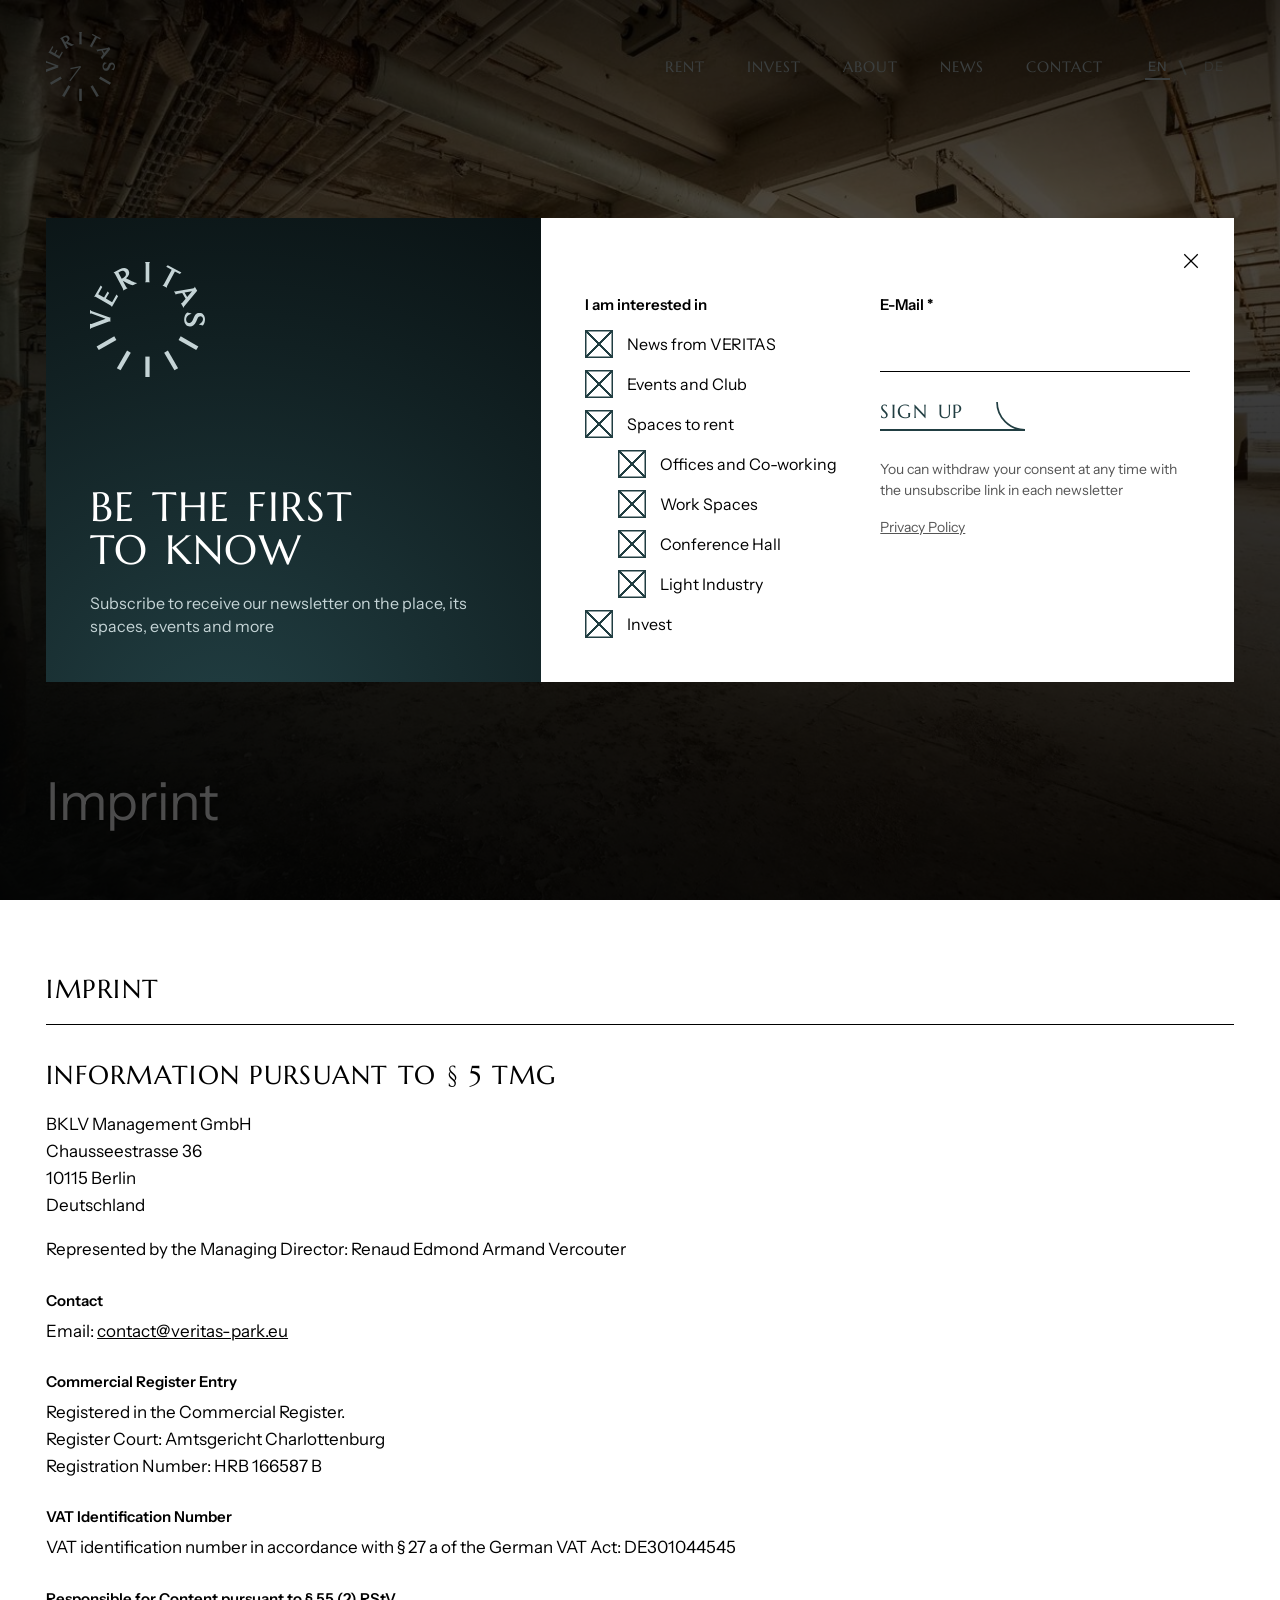
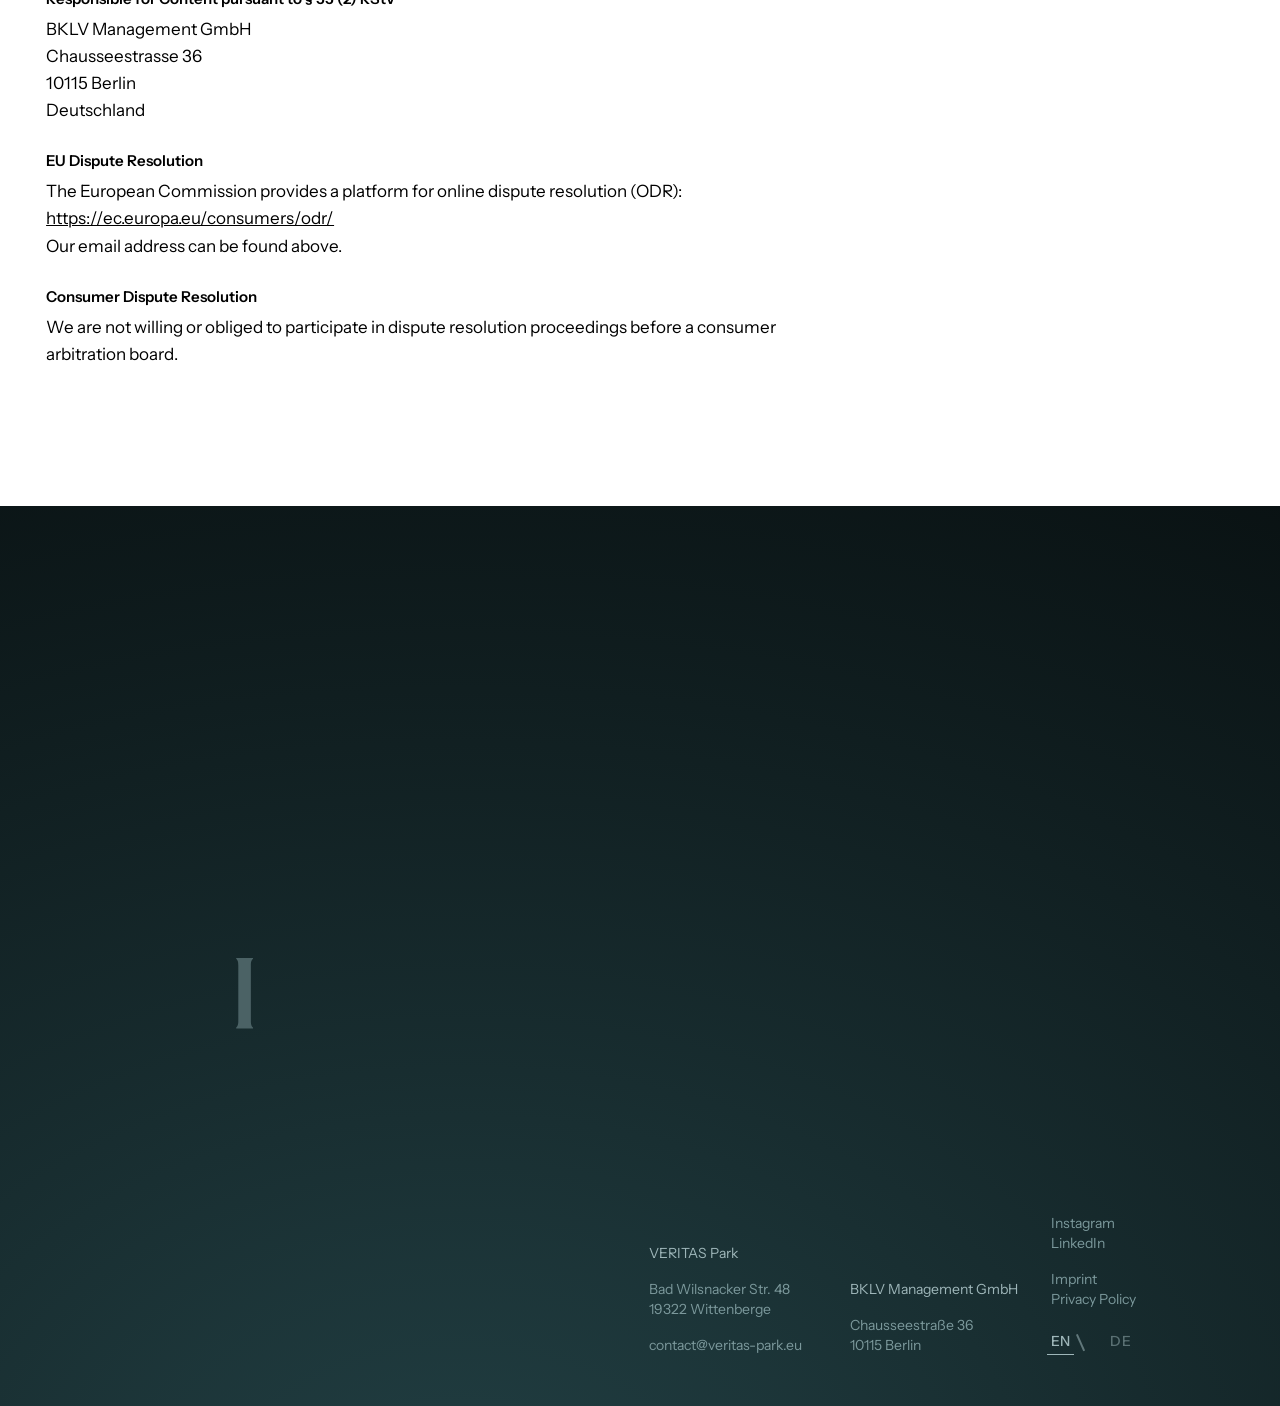
<file: imprint.html>
<!doctype html>
<html lang="en" class="at-top">
<head>
<meta charset="utf-8">
<meta name="viewport" content="width=device-width,initial-scale=1,viewport-fit=cover">
<meta name="theme-color" content="#000000">
<meta name="color-scheme" content="light only">
<title>Imprint, VERITAS</title>
<link rel="icon" href="img/favicon.svg">
<link rel="stylesheet" href="veritas.css?v=120">
<script>try{if(sessionStorage.getItem('v-bar')==='b')document.documentElement.classList.add('scrolled')}catch(e){}</script>
</head>
<!-- VERITAS, the Imprint. Words: veritas-park.eu/impressum and /de/impressum, as they stand. Written 23 Nov 2026. -->
<body class="v" data-hue="turquoise">

<div class="gate" aria-hidden="true"><svg data-symbol viewBox="-40 -40 80 80"></svg></div>

<header class="head">
  <a class="logo" href="index.html" aria-label="VERITAS, home"><i class="mk"></i>
    <svg class="clock" viewBox="0 0 296 296.01" aria-hidden="true"><line class="hand" x1="148" y1="148.005" x2="148" y2="104.08" stroke="currentColor" stroke-width="5.04"/><line class="hand" x1="148" y1="148.005" x2="148" y2="71.61" stroke="currentColor" stroke-width="5.04"/></svg></a>
  <nav class="bar" aria-label="Pages"><a href="rent.html">Rent</a><a href="invest.html">Invest</a><a href="about.html">About</a><a href="news.html">News</a><a href="contact.html">Contact</a><span class="lang"><button type="button" data-lang="en" aria-pressed="true">EN</button><button type="button" data-lang="de" aria-pressed="false">DE</button></span></nav>
  <button class="menu-btn" aria-expanded="false" aria-controls="nav">Menu</button>
</header>
<nav class="nav dark" id="nav" aria-label="Menu" inert>
  <ul>
    <li><a class="sign one" href="rent.html" style="--i:0;--d:0ms"><i class="ic" style="--u:url(img/icons/space_to_rent.svg)"></i><span>Rent</span><svg class="curve" viewBox="0 0 100 100" aria-hidden="true"><path pathLength="1" d="M100 96.4A96.4 96.4 0 0 1 3.6 0"/></svg></a></li>
    <li><a class="sign one" href="invest.html" style="--i:1;--d:70ms"><i class="ic" style="--u:url(img/icons/economy.svg)"></i><span>Invest</span><svg class="curve" viewBox="0 0 100 100" aria-hidden="true"><path pathLength="1" d="M100 96.4A96.4 96.4 0 0 1 3.6 0"/></svg></a></li>
    <li><a class="sign one" href="about.html" style="--i:2;--d:140ms"><i class="ic" style="--u:url(img/icons/stairs.svg)"></i><span>About</span><svg class="curve" viewBox="0 0 100 100" aria-hidden="true"><path pathLength="1" d="M100 96.4A96.4 96.4 0 0 1 3.6 0"/></svg></a></li>
    <li><a class="sign one" href="news.html" style="--i:3;--d:210ms"><i class="ic" style="--u:url(img/icons/news.svg)"></i><span>News</span><svg class="curve" viewBox="0 0 100 100" aria-hidden="true"><path pathLength="1" d="M100 96.4A96.4 96.4 0 0 1 3.6 0"/></svg></a></li>
    <li><a class="sign one" href="contact.html" style="--i:4;--d:280ms"><i class="ic" style="--u:url(img/icons/mail.svg)"></i><span>Contact</span><svg class="curve" viewBox="0 0 100 100" aria-hidden="true"><path pathLength="1" d="M100 96.4A96.4 96.4 0 0 1 3.6 0"/></svg></a></li>
  </ul>
  <div class="foot"><a href="https://www.instagram.com/veritas.park/" target="_blank" rel="noopener">Instagram</a><a href="https://www.linkedin.com/company/veritaspark/" target="_blank" rel="noopener">LinkedIn</a><a href="mailto:contact@veritas-park.eu">contact@veritas-park.eu</a><span class="lang"><button type="button" data-lang="en" aria-pressed="true">EN</button><button type="button" data-lang="de" aria-pressed="false">DE</button></span></div>
</nav>

<main>

<section class="top2" data-ground="dark">
  <img src="img/place/b7_43.jpg" srcset="img/place/m/b7_43.jpg 1280w, img/place/b7_43.jpg 2000w" alt="" fetchpriority="high">
  <div><h1 class="t-line reveal">Imprint</h1></div>
</section>

<section class="pg white legal" data-ground="light" style="border-top:0">
  <p class="t-label">Imprint</p>
  <div class="legal-txt" data-l="en">
<h2>Information pursuant to § 5 TMG</h2>

<p>BKLV Management GmbH<br>Chausseestrasse 36<br>10115 Berlin<br>Deutschland</p>
<p>Represented by the Managing Director: Renaud Edmond Armand Vercouter</p>
<h3>Contact</h3>
<p>Email: <a href="mailto:contact@veritas-park.eu">contact@veritas-park.eu</a></p>
<h3>Commercial Register Entry</h3>
<p>Registered in the Commercial Register.<br>Register Court: Amtsgericht Charlottenburg<br>Registration Number: HRB 166587 B</p>
<h3>VAT Identification Number</h3>
<p>VAT identification number in accordance with § 27 a of the German VAT Act: DE301044545</p>
<h3>Responsible for Content pursuant to § 55 (2) RStV</h3>
<p>BKLV Management GmbH<br>Chausseestrasse 36<br>10115 Berlin<br>Deutschland</p>
<h3>EU Dispute Resolution</h3>
<p>The European Commission provides a platform for online dispute resolution (ODR):<br>
<a href="https://ec.europa.eu/consumers/odr/" target="_blank" rel="noopener">https://ec.europa.eu/consumers/odr/</a><br>Our email address can be found above.</p>
<h3>Consumer Dispute Resolution</h3>
<p>We are not willing or obliged to participate in dispute resolution proceedings before a consumer arbitration board.</p>
  </div>
  <div class="legal-txt" data-l="de">
<h2>Angaben gemäß § 5 TMG</h2>

<p>BKLV Management GmbH<br>Chausseestraße 36<br>10115 Berlin<br>Deutschland</p>
<p>Vertreten durch den Geschäftsführer: Renaud Edmond Armand Vercouter</p>
<h3>Kontakt</h3>
<p>E-Mail: <a href="mailto:contact@veritas-park.eu">contact@veritas-park.eu</a></p>
<h3>Eintragung ins Handelsregister</h3>
<p>Im Handelsregister eingetragen.<br>Registergericht: Amtsgericht Charlottenburg<br>Registernummer: HRB 166587 B</p>
<h3>Umsatzsteuer-Identifikationsnummer</h3>
<p>Umsatzsteuer-Identifikationsnummer gemäß § 27a des deutschen Umsatzsteuergesetzes: DE301044545</p>
<h3>Inhaltlich Verantwortlicher gemäß § 55 Abs. 2 RStV</h3>
<p>BKLV Management GmbH<br>Chausseestraße 36<br>10115 Berlin<br>Deutschland</p>
<h3>Streitbeilegung in der EU</h3>
<p>Die Europäische Kommission stellt eine Plattform für die Online-Streitbeilegung (ODR) bereit:<br><a href="https://ec.europa.eu/consumers/odr/" target="_blank" rel="noopener">
https://ec.europa.eu/consumers/odr/</a><br>Unsere E-Mail-Adresse finden Sie oben.</p>
<h3>Beilegung von Verbraucherstreitigkeiten</h3>
<p>Wir sind weder bereit noch verpflichtet, an Streitbeilegungsverfahren vor einer Verbraucherschlichtungsstelle teilzunehmen.</p>
  </div>
</section>

</main>

<footer class="footer dark end" data-ground="dark">
  <div class="g">
    <div class="c logo" style="--s:5;--sp:6"><i class="mk"></i></div>
    <div class="c col" style="--s:2;--sp:3;--at:7"><b>VERITAS Park</b><p>Bad Wilsnacker Str. 48<br>19322 Wittenberge</p><p><a href="mailto:contact@veritas-park.eu">contact@veritas-park.eu</a></p></div>
    <div class="c col" style="--s:2;--sp:3"><b>BKLV Management GmbH</b><p>Chausseestraße 36<br>10115 Berlin</p></div>
    <div class="c col" style="--s:2;--sp:6"><a href="https://www.instagram.com/veritas.park/" target="_blank" rel="noopener">Instagram</a><a href="https://www.linkedin.com/company/veritaspark/" target="_blank" rel="noopener">LinkedIn</a><p><a href="imprint.html">Imprint</a><a href="privacy.html">Privacy Policy</a></p><span class="lang"><button type="button" data-lang="en" aria-pressed="true">EN</button><button type="button" data-lang="de" aria-pressed="false">DE</button></span></div>
  </div>
</footer>

<script src="veritas.js?v=74"></script>
<script src="symbol.js?v=43"></script>
<script src="de.js?v=31"></script>
<script src="i18n.js?v=57" defer></script>
</body>
</html>
</file>
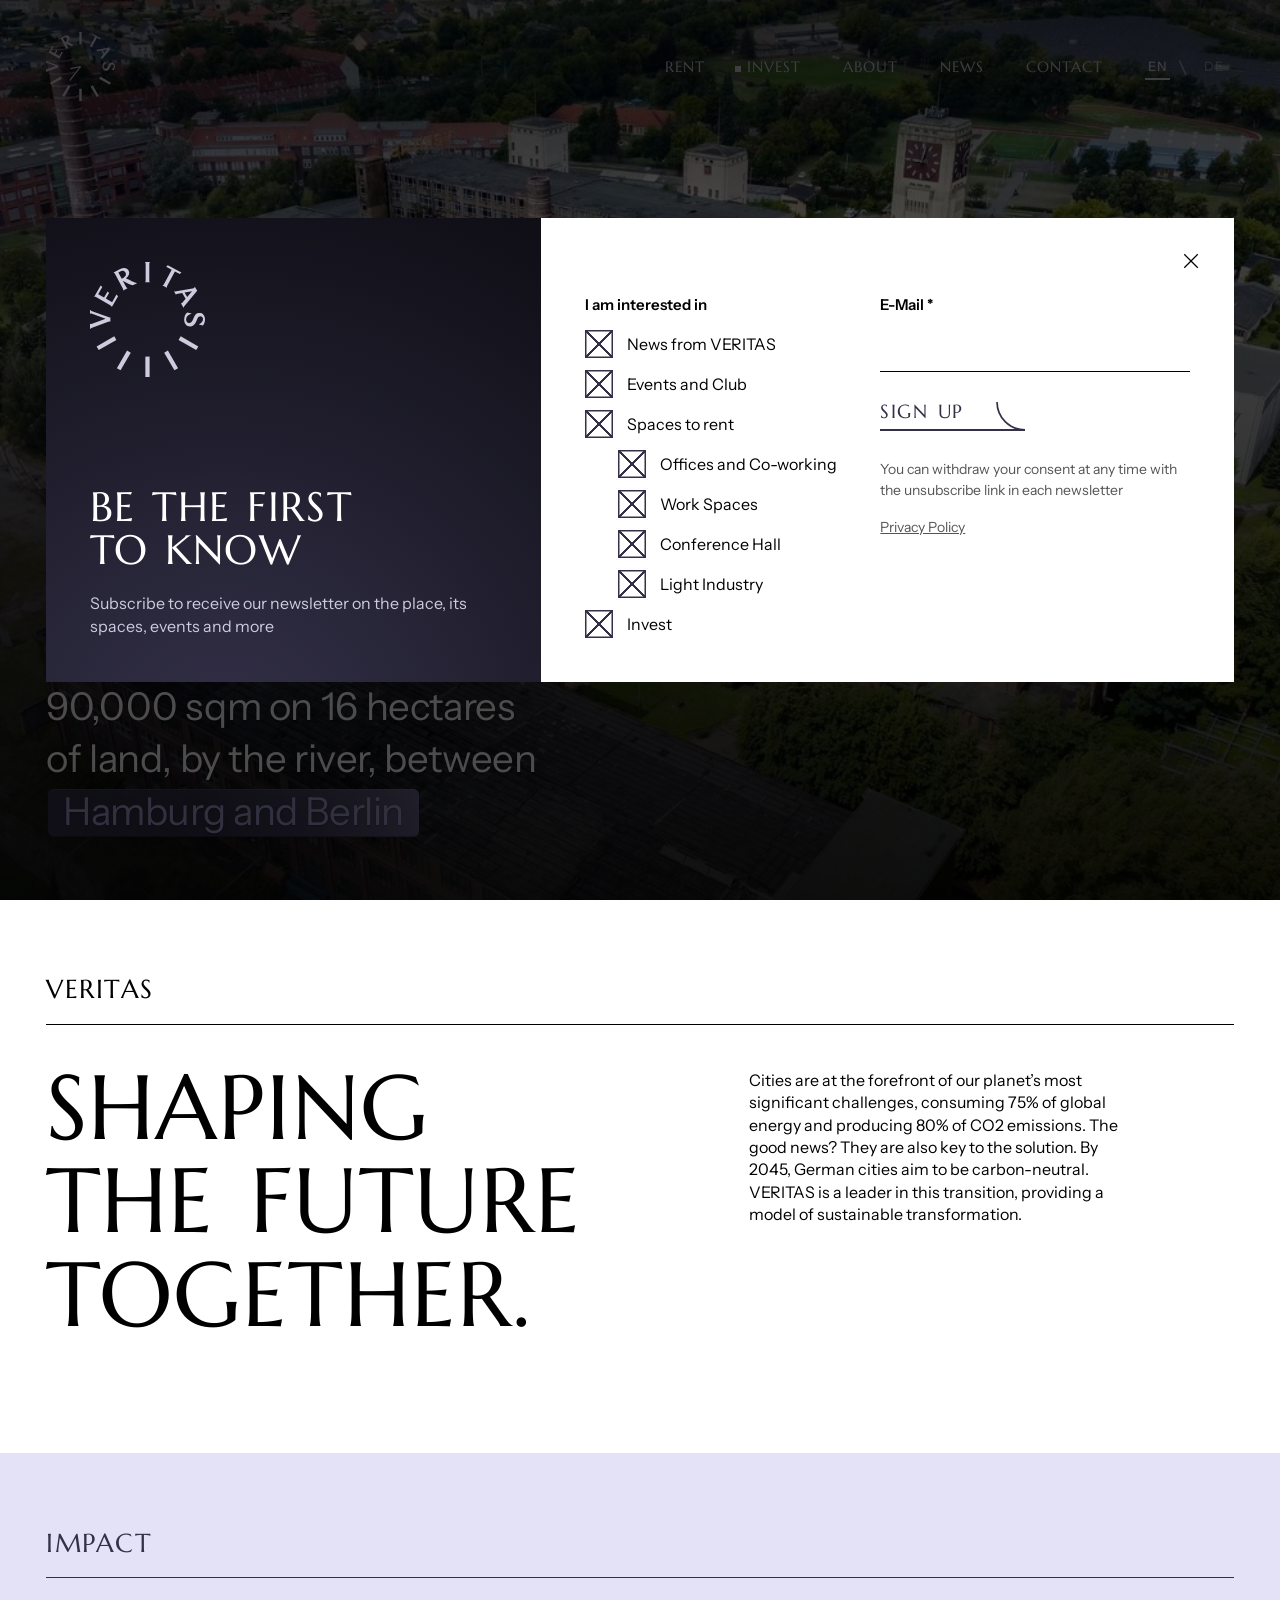
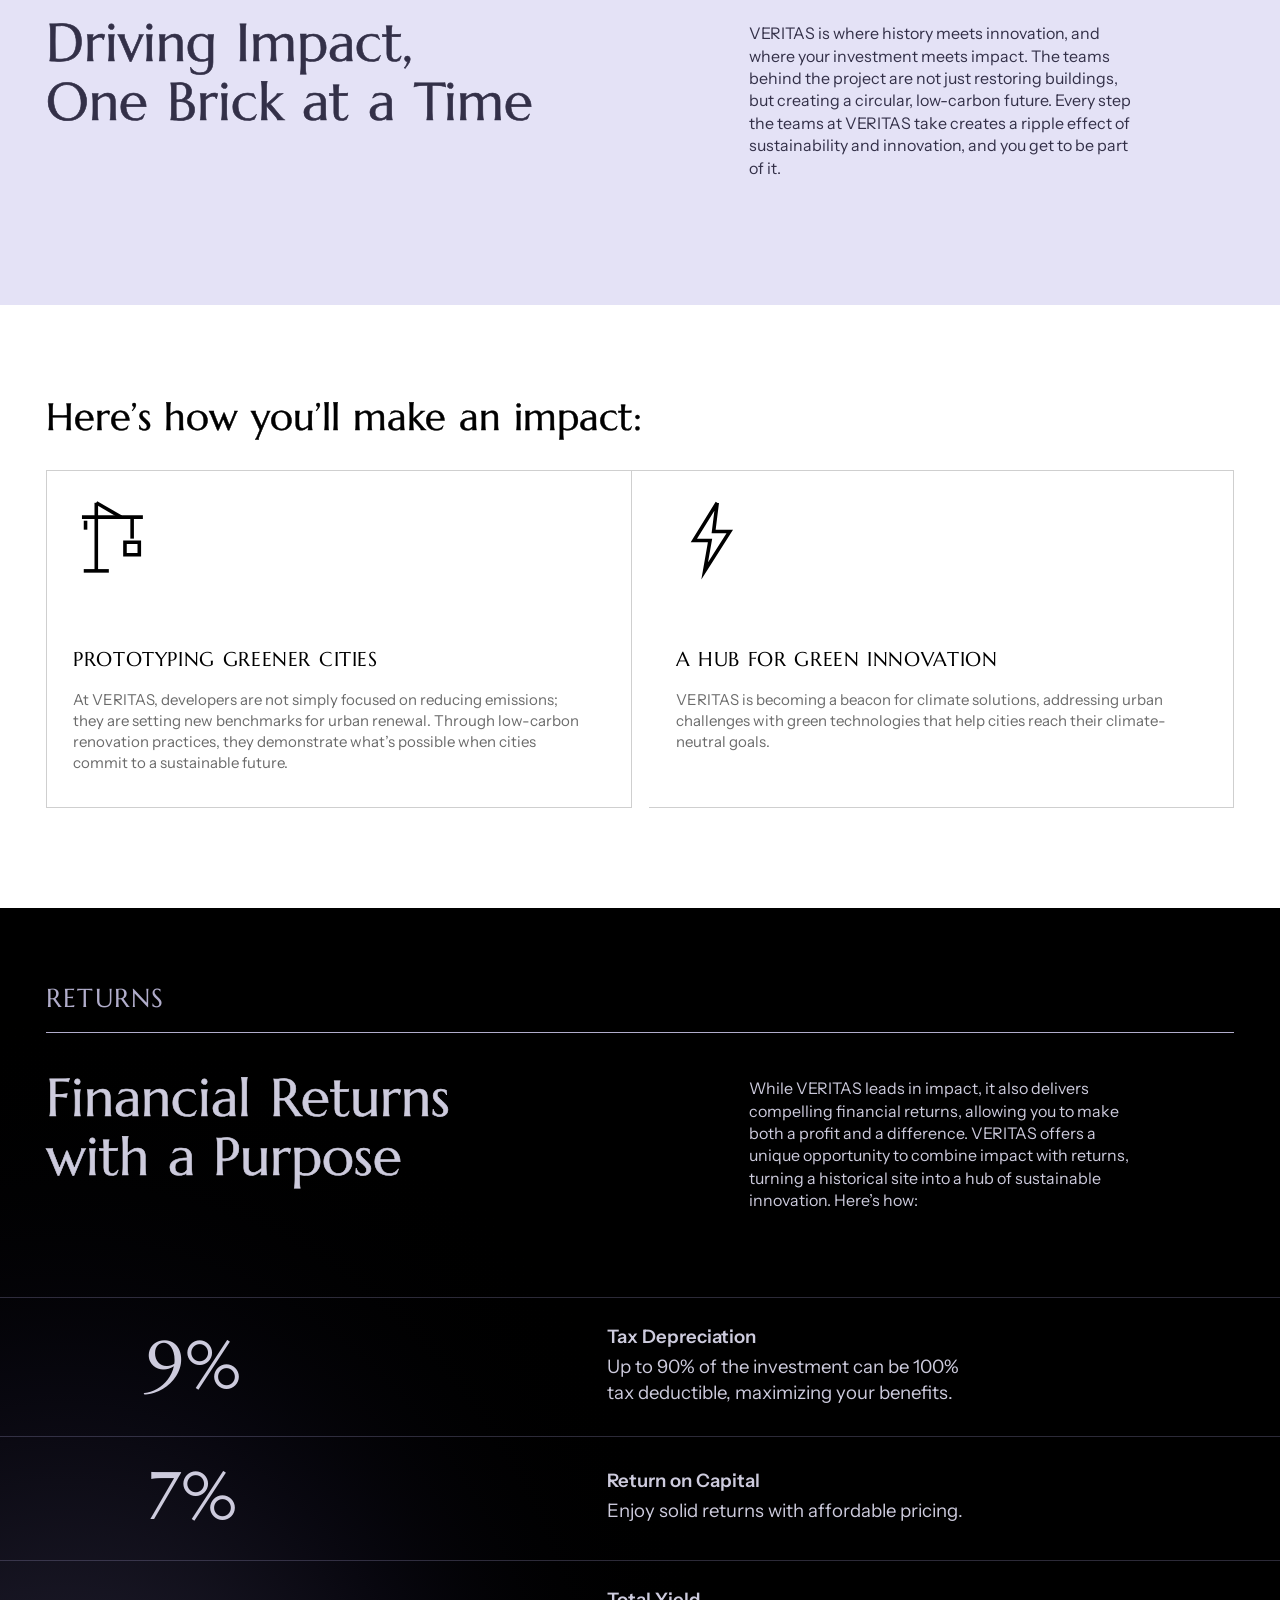
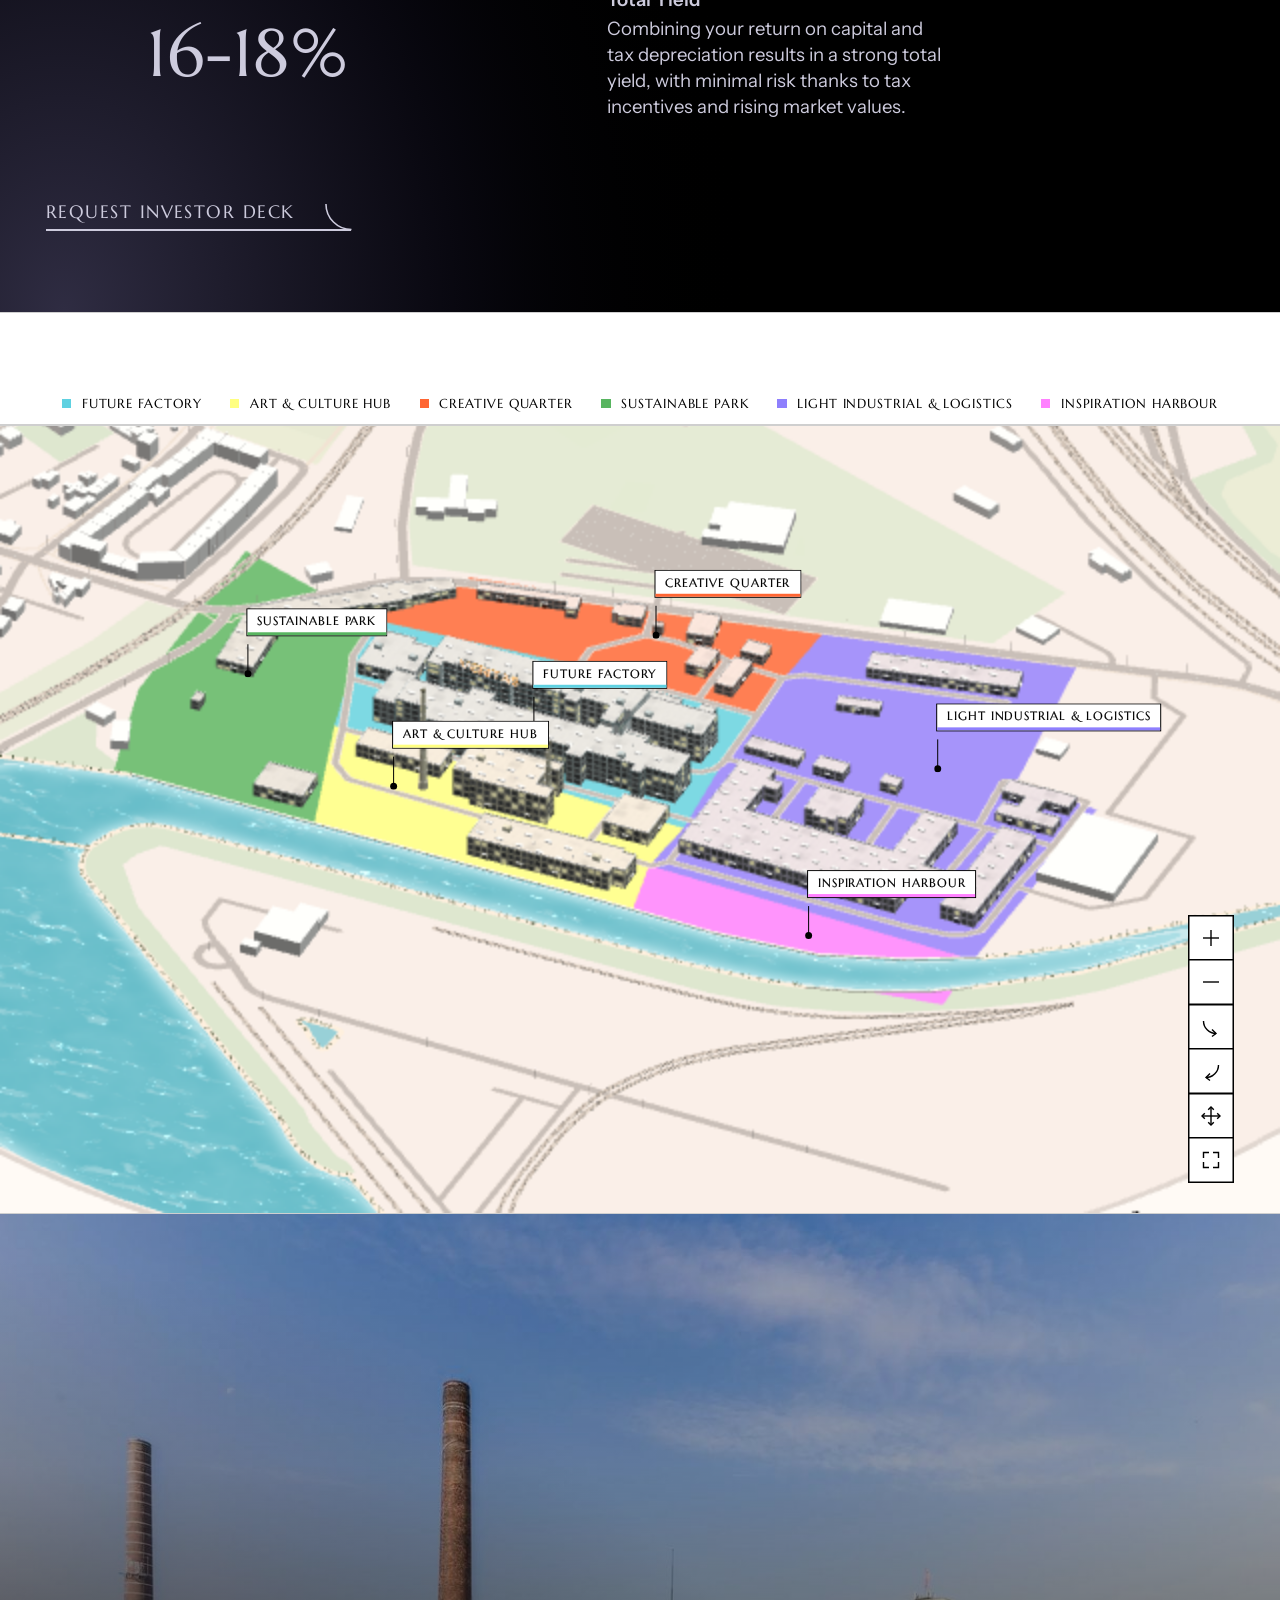
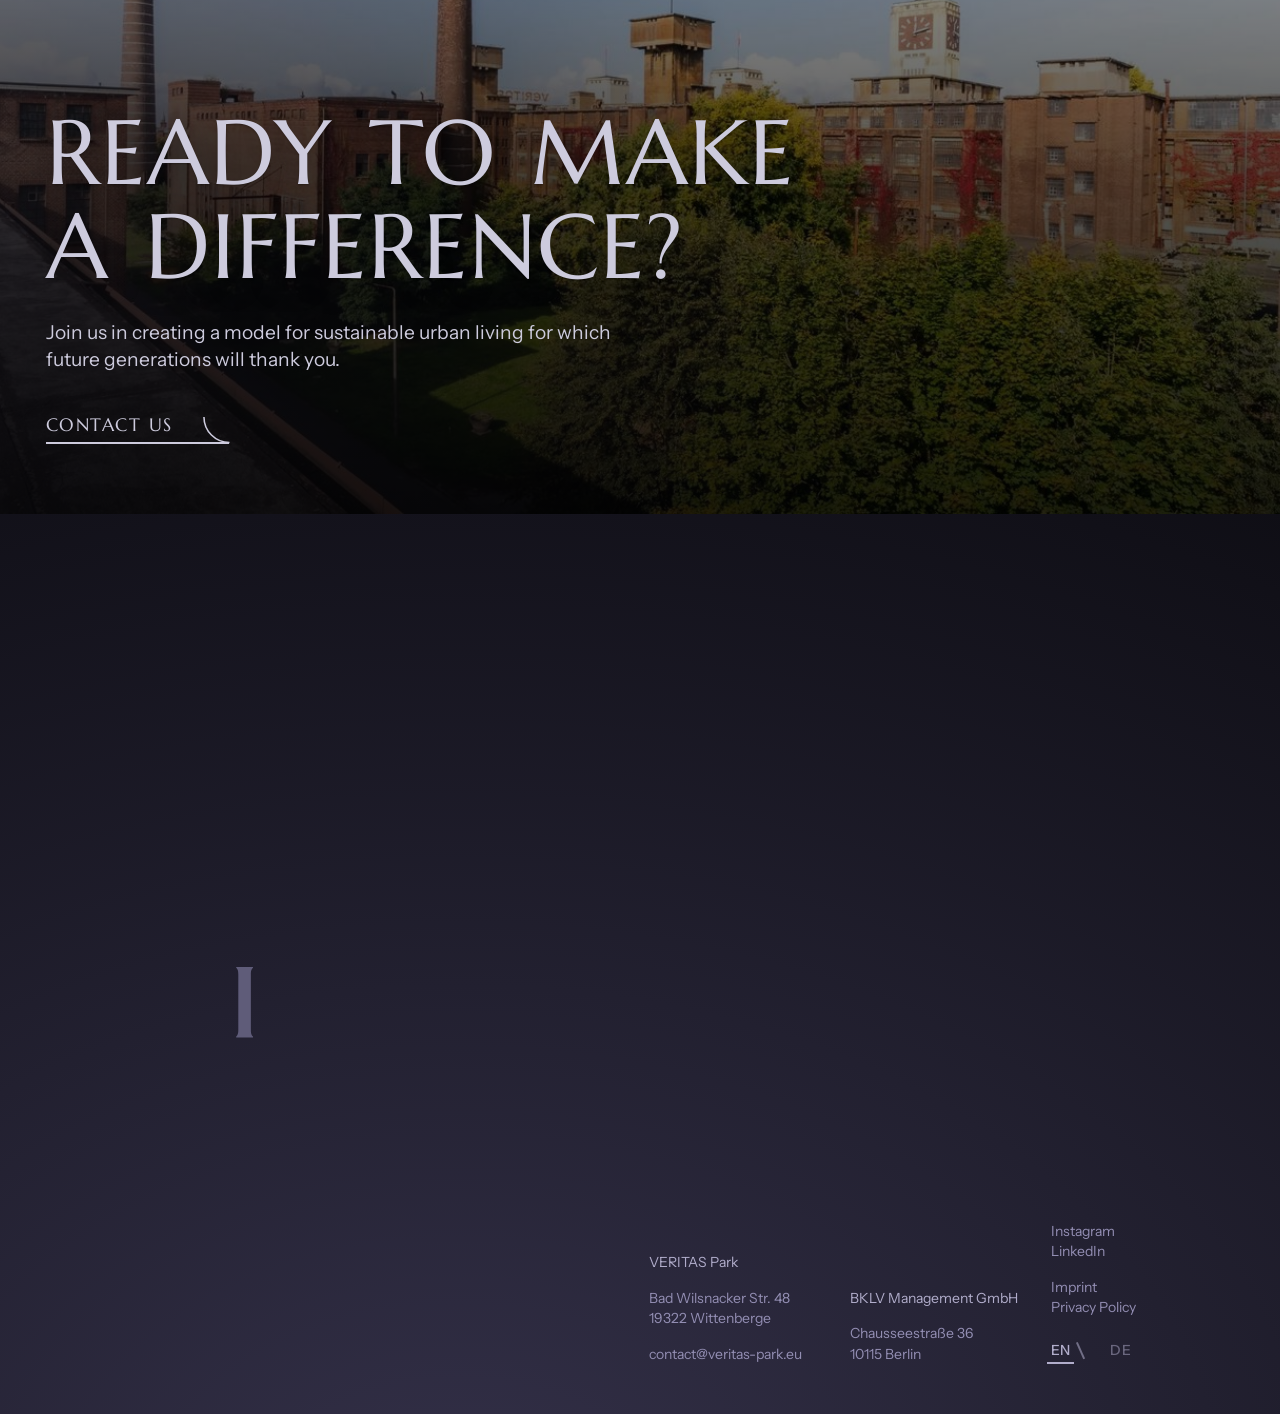
<file: invest.html>
<!doctype html>
<html lang="en" class="at-top">
<head>
<meta charset="utf-8">
<meta name="viewport" content="width=device-width,initial-scale=1,viewport-fit=cover">
<meta name="theme-color" content="#000000">
<meta name="color-scheme" content="light only">
<title>Invest, VERITAS</title>
<link rel="icon" href="img/favicon.svg">
<link rel="stylesheet" href="veritas.css?v=120">
<script>try{if(sessionStorage.getItem('v-bar')==='b')document.documentElement.classList.add('scrolled')}catch(e){}</script>
</head>
<!-- VERITAS, the Invest page. Written by hand, 22 Nov 2026 (round 3). Words: veritas-park.eu/invest. Look: the brand book. -->
<body class="v" data-hue="purple">

<div class="gate" aria-hidden="true"><svg data-symbol viewBox="-40 -40 80 80"></svg></div>

<header class="head">
  <a class="logo" href="index.html" aria-label="VERITAS, home"><i class="mk"></i>
    <svg class="clock" viewBox="0 0 296 296.01" aria-hidden="true"><line class="hand" x1="148" y1="148.005" x2="148" y2="104.08" stroke="currentColor" stroke-width="5.04"/><line class="hand" x1="148" y1="148.005" x2="148" y2="71.61" stroke="currentColor" stroke-width="5.04"/></svg></a>
  <nav class="bar" aria-label="Pages"><a href="rent.html">Rent</a><a href="invest.html" aria-current="page">Invest</a><a href="about.html">About</a><a href="news.html">News</a><a href="contact.html">Contact</a><span class="lang"><button type="button" data-lang="en" aria-pressed="true">EN</button><button type="button" data-lang="de" aria-pressed="false">DE</button></span></nav>
  <button class="menu-btn" aria-expanded="false" aria-controls="nav">Menu</button>
</header>
<nav class="nav dark" id="nav" aria-label="Menu" inert>
  <ul>
    <li><a class="sign one" href="rent.html" style="--i:0;--d:0ms"><i class="ic" style="--u:url(img/icons/space_to_rent.svg)"></i><span>Rent</span><svg class="curve" viewBox="0 0 100 100" aria-hidden="true"><path pathLength="1" d="M100 96.4A96.4 96.4 0 0 1 3.6 0"/></svg></a></li>
    <li><a class="sign one" href="invest.html" aria-current="page" style="--i:1;--d:70ms"><i class="ic" style="--u:url(img/icons/economy.svg)"></i><span>Invest</span><svg class="curve" viewBox="0 0 100 100" aria-hidden="true"><path pathLength="1" d="M100 96.4A96.4 96.4 0 0 1 3.6 0"/></svg></a></li>
    <li><a class="sign one" href="about.html" style="--i:2;--d:140ms"><i class="ic" style="--u:url(img/icons/stairs.svg)"></i><span>About</span><svg class="curve" viewBox="0 0 100 100" aria-hidden="true"><path pathLength="1" d="M100 96.4A96.4 96.4 0 0 1 3.6 0"/></svg></a></li>
    <li><a class="sign one" href="news.html" style="--i:3;--d:210ms"><i class="ic" style="--u:url(img/icons/news.svg)"></i><span>News</span><svg class="curve" viewBox="0 0 100 100" aria-hidden="true"><path pathLength="1" d="M100 96.4A96.4 96.4 0 0 1 3.6 0"/></svg></a></li>
    <li><a class="sign one" href="contact.html" style="--i:4;--d:280ms"><i class="ic" style="--u:url(img/icons/mail.svg)"></i><span>Contact</span><svg class="curve" viewBox="0 0 100 100" aria-hidden="true"><path pathLength="1" d="M100 96.4A96.4 96.4 0 0 1 3.6 0"/></svg></a></li>
  </ul>
  <div class="foot"><a href="https://www.instagram.com/veritas.park/" target="_blank" rel="noopener">Instagram</a><a href="https://www.linkedin.com/company/veritaspark/" target="_blank" rel="noopener">LinkedIn</a><a href="mailto:contact@veritas-park.eu">contact@veritas-park.eu</a><span class="lang"><button type="button" data-lang="en" aria-pressed="true">EN</button><button type="button" data-lang="de" aria-pressed="false">DE</button></span></div>
</nav>

<main>

<!-- the opening: the whole site from the air, the first sentence of the live page -->
<section class="top2" data-ground="dark">
  <img src="img/place/aerial_0.jpg" srcset="img/place/m/aerial_0.jpg 1280w, img/place/aerial_0.jpg 2000w" alt="The VERITAS site seen from the air" fetchpriority="high">
  <div>
    <span class="t-brush reveal">Invest</span>
    <h1 class="t-line reveal" style="--d:90ms">90,000 sqm on 16 hectares of land, by the river, between <a class="pill" href="#returns">Hamburg and Berlin</a></h1>
  </div>
</section>

<!-- the lead of the live page -->
<section class="pg white" data-ground="light" style="--rows:6;border-top:0">
  <p class="t-label">VERITAS</p>
  <h2 class="t-caps reveal" style="grid-column:1/8">Shaping the future together.</h2>
  <div class="t-body reveal" style="grid-column:8/12;--d:90ms"><p>Cities are at the forefront of our planet’s most significant challenges, consuming 75% of global energy and producing 80% of CO2 emissions. The good news? They are also key to the solution. By 2045, German cities aim to be carbon-neutral. VERITAS is a leader in this transition, providing a model of sustainable transformation.</p></div>
</section>

<!-- Impact -->
<section class="pg pastel" data-ground="light" style="--rows:6">
  <p class="t-label">Impact</p>
  <h2 class="t-serif reveal" style="grid-column:1/8">Driving Impact, One Brick at a Time</h2>
  <div class="t-body reveal" style="grid-column:8/12;--d:90ms"><p>VERITAS is where history meets innovation, and where your investment meets impact. The teams behind the project are not just restoring buildings, but creating a circular, low-carbon future. Every step the teams at VERITAS take creates a ripple effect of sustainability and innovation, and you get to be part of it.</p></div>
</section>
<section class="white" data-ground="light" style="padding-bottom:calc(var(--row)*.7)">
  <div class="pg" style="--rows:2;border-top:0"><p class="t-serif m reveal" style="grid-column:1/-1">Here’s how you’ll make an impact:</p></div>
  <div class="tiles two">
    <article class="tile2 reveal"><svg class="ico draw" viewBox="0 0 100 100" aria-hidden="true"><path d="M32.5 97.5V2.5"/><path d="M12.5 22.5H97.5"/><path d="M32.5 2.5L67.1 22.5"/><path d="M17.5 27.5V40"/><path d="M82.5 25V52.5"/><path d="M72.5 57.5H92.5V75H72.5Z"/><path d="M15 97.5H50"/></svg><h3>Prototyping Greener Cities</h3><p style="max-width:34em">At VERITAS, developers are not simply focused on reducing emissions; they are setting new benchmarks for urban renewal. Through low-carbon renovation practices, they demonstrate what’s possible when cities commit to a sustainable future.</p></article>
    <article class="tile2 reveal" style="--d:90ms"><svg class="ico draw" viewBox="0 0 100 100" aria-hidden="true"><path d="M57.5 2.5L25 55H47.5L40 97.5L75 42.5H52.5Z"/></svg><h3>A Hub for Green Innovation</h3><p style="max-width:34em">VERITAS is becoming a beacon for climate solutions, addressing urban challenges with green technologies that help cities reach their climate-neutral goals.</p></article>
  </div>
</section>

<!-- Financial returns: the three figures of the live page, one to a line, on the dark ground -->
<section class="dark" data-ground="dark" id="returns" style="padding-bottom:calc(var(--row)*.8)">
  <div class="pg dark" style="--rows:5;background:none">
    <p class="t-label" style="color:var(--on-dark-2)">Returns</p>
    <h2 class="t-serif reveal" style="grid-column:1/8">Financial Returns with a Purpose</h2>
    <div class="t-body reveal" style="grid-column:8/12;--d:90ms"><p>While VERITAS leads in impact, it also delivers compelling financial returns, allowing you to make both a profit and a difference. VERITAS offers a unique opportunity to combine impact with returns, turning a historical site into a hub of sustainable innovation. Here’s how:</p></div>
  </div>
  <div class="frow reveal"><b>9%</b><p><strong>Tax Depreciation</strong>Up to 90% of the investment can be 100% tax deductible, maximizing your benefits.</p></div>
  <div class="frow reveal"><b>7%</b><p><strong>Return on Capital</strong>Enjoy solid returns with affordable pricing.</p></div>
  <div class="frow reveal"><b>16-18%</b><p><strong>Total Yield</strong>Combining your return on capital and tax depreciation results in a strong total yield, with minimal risk thanks to tax incentives and rising market values.</p></div>
  <div style="padding:calc(var(--row)*.5) var(--m) 0"><a class="sbtn" href="mailto:info@eurinvest.net"><span>Request Investor Deck</span><svg class="curve" viewBox="0 0 100 100" aria-hidden="true"><path pathLength="1" d="M100 96.4A96.4 96.4 0 0 1 3.6 0"/></svg></a></div>
</section>

<!-- the place in 3D, where the live page shows its map -->
<section class="urb white" data-ground="light">
  <div class="stage" data-urbanotop><canvas aria-label="The VERITAS site in three dimensions, in six quarters"></canvas></div>
</section>

<!-- the call of the live page -->
<section class="call2" data-ground="dark">
  <img src="img/place/b4roof_019.jpg" srcset="img/place/m/b4roof_019.jpg 1280w, img/place/b4roof_019.jpg 2000w" alt="" loading="lazy">
  <div>
    <h2 class="t-caps reveal">Ready to Make a Difference?</h2>
    <p class="t-body reveal" style="--d:90ms;margin-top:calc(var(--row)*.26);font-size:clamp(18px,1.5vw,24px);max-width:30em;color:var(--on-dark)">Join us in creating a model for sustainable urban living for which future generations will thank you.</p>
    <div class="sbtns reveal" style="--d:160ms"><a class="sbtn" href="contact-invest.html"><span>Contact us</span><svg class="curve" viewBox="0 0 100 100" aria-hidden="true"><path pathLength="1" d="M100 96.4A96.4 96.4 0 0 1 3.6 0"/></svg></a></div>
  </div>
</section>

</main>

<footer class="footer dark end" data-ground="dark">
  <div class="g">
    <div class="c logo" style="--s:5;--sp:6"><i class="mk"></i></div>
    <div class="c col" style="--s:2;--sp:3;--at:7"><b>VERITAS Park</b><p>Bad Wilsnacker Str. 48<br>19322 Wittenberge</p><p><a href="mailto:contact@veritas-park.eu">contact@veritas-park.eu</a></p></div>
    <div class="c col" style="--s:2;--sp:3"><b>BKLV Management GmbH</b><p>Chausseestraße 36<br>10115 Berlin</p></div>
    <div class="c col" style="--s:2;--sp:6"><a href="https://www.instagram.com/veritas.park/" target="_blank" rel="noopener">Instagram</a><a href="https://www.linkedin.com/company/veritaspark/" target="_blank" rel="noopener">LinkedIn</a><p><a href="imprint.html">Imprint</a><a href="privacy.html">Privacy Policy</a></p><span class="lang"><button type="button" data-lang="en" aria-pressed="true">EN</button><button type="button" data-lang="de" aria-pressed="false">DE</button></span></div>
  </div>
</footer>

<script src="veritas.js?v=74"></script>
<script src="symbol.js?v=43"></script>
<script src="de.js?v=31"></script>
<script src="i18n.js?v=57" defer></script>
<script src="later.js?v=1" data-near="[data-urbanotop],.stack .view" data-load="lib/three.min.js,site_map.js?v=34,urb_kit.js?v=37,urb_water.js?v=37,urb_ground.js?v=37,urb_rail.js?v=37,urb_roofs.js?v=37,urb_trees.js?v=53,urb_sign.js?v=37,urbanotop.js?v=54"></script>
</body>
</html>
</file>
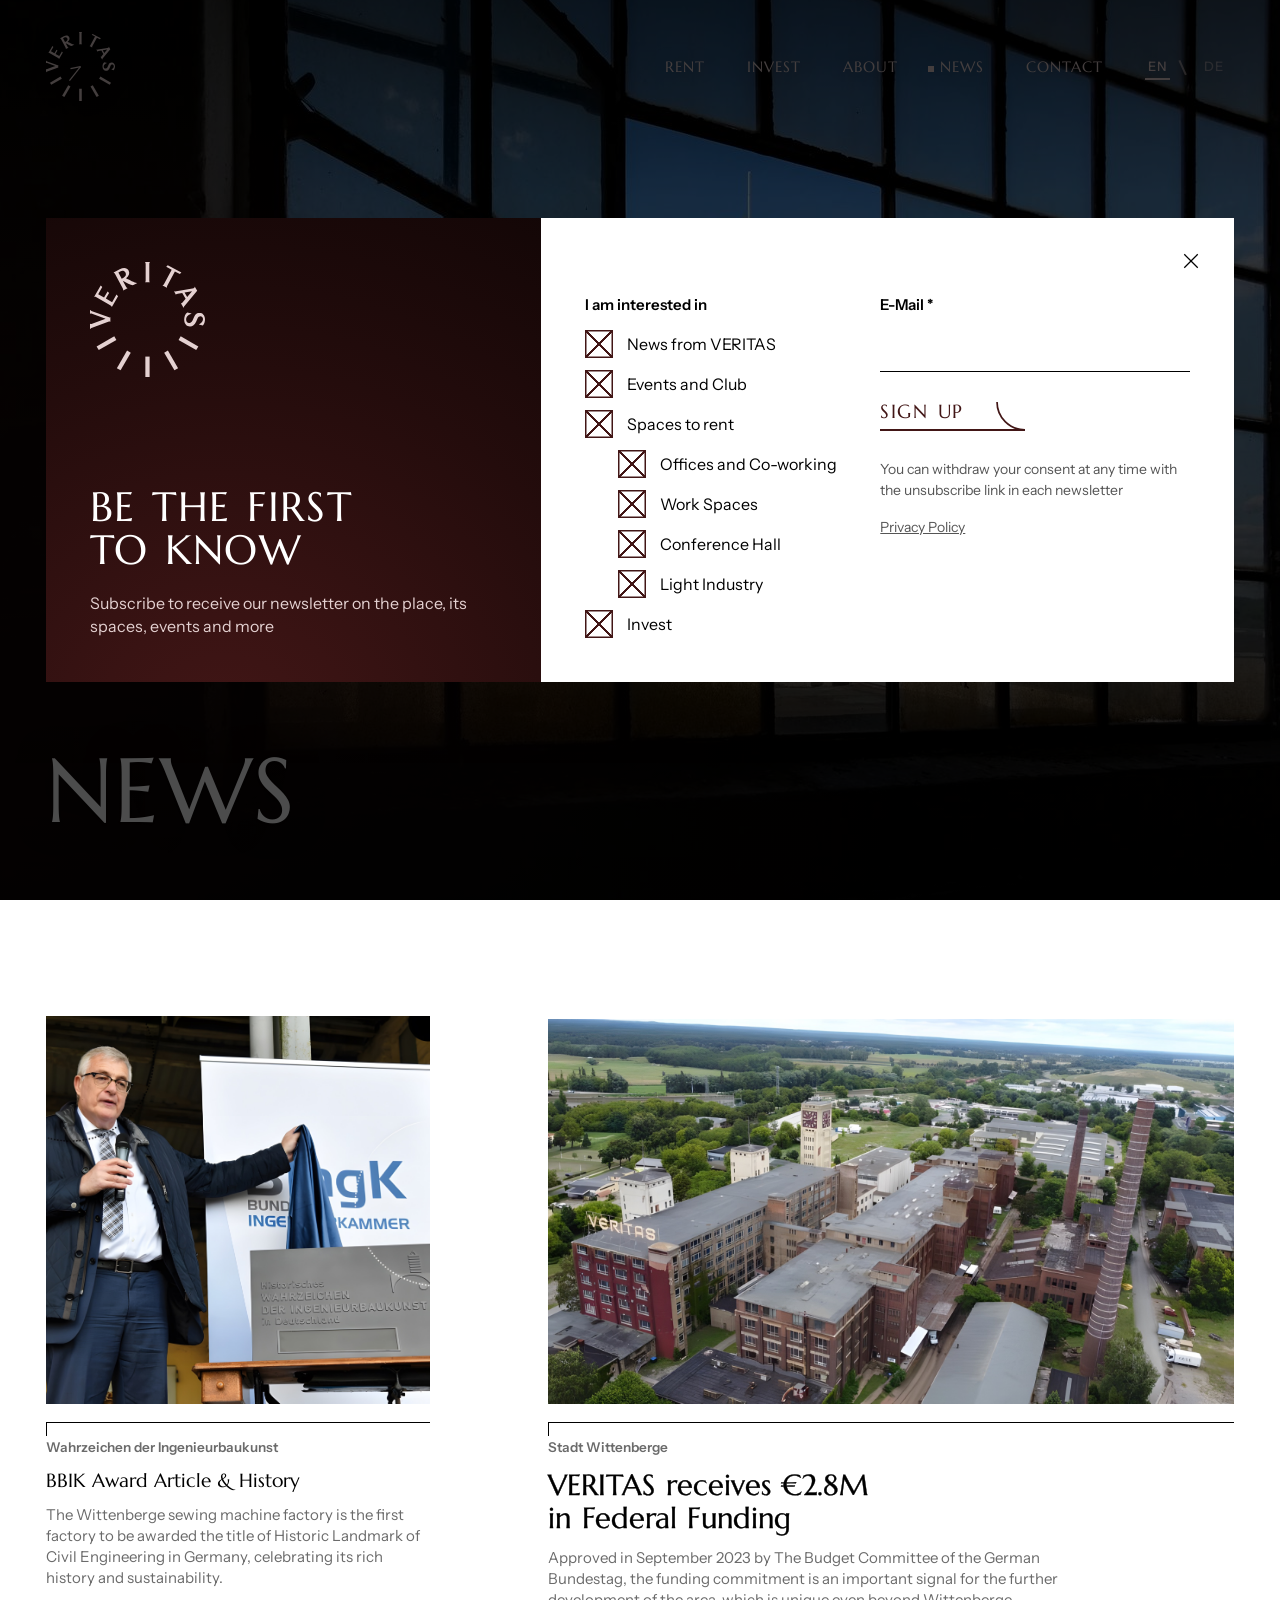
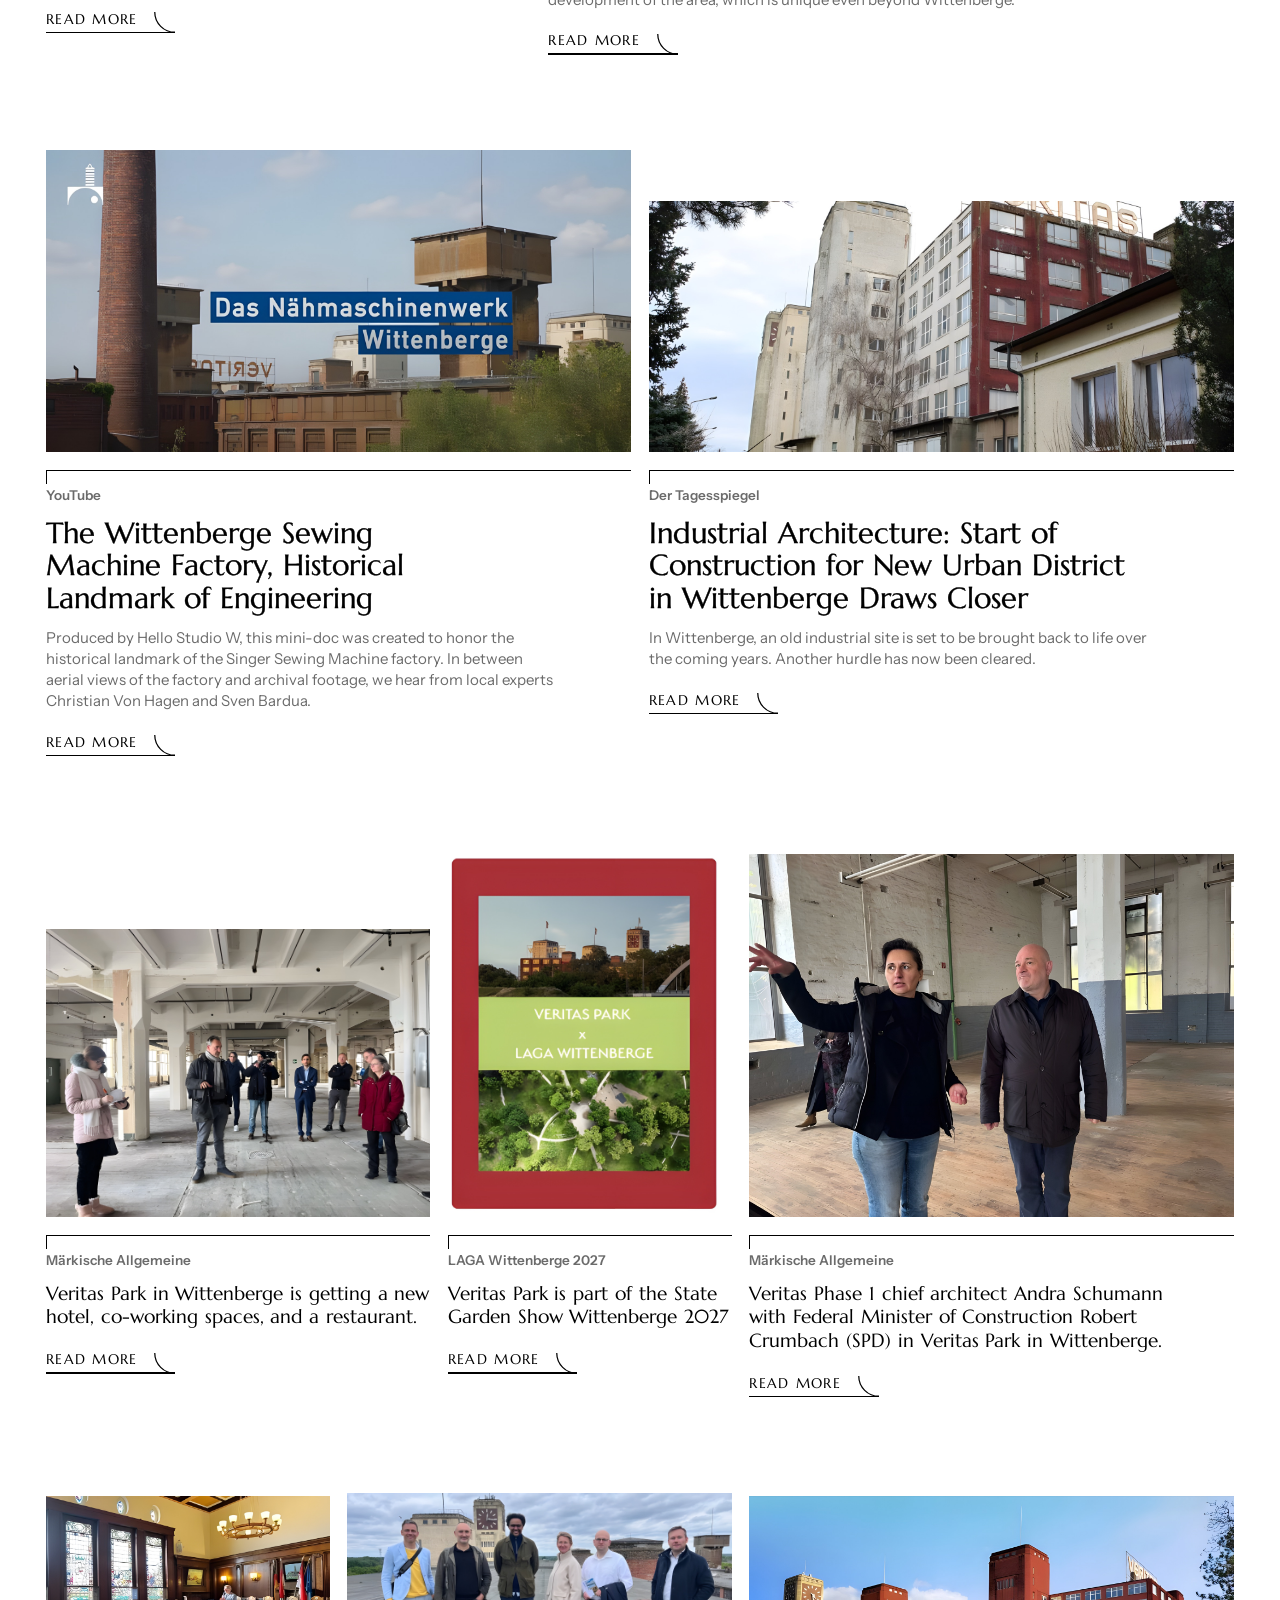
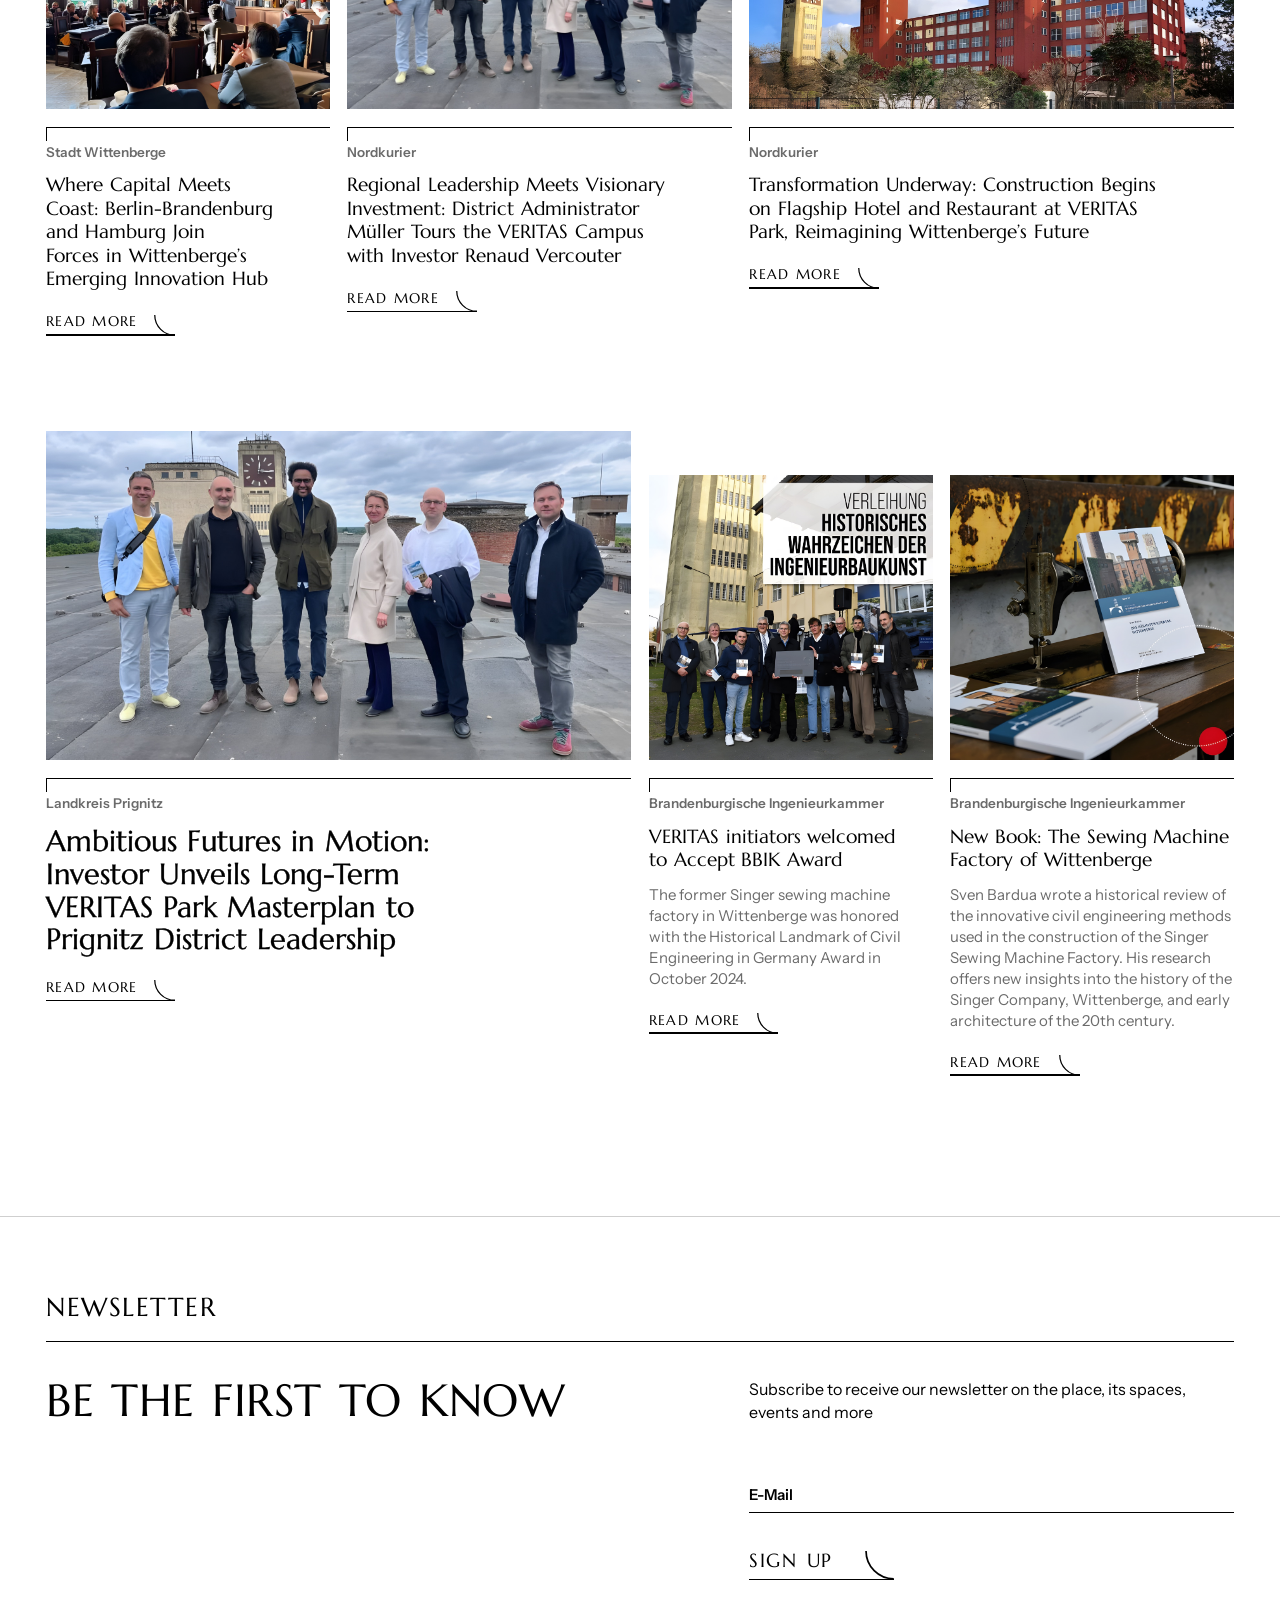
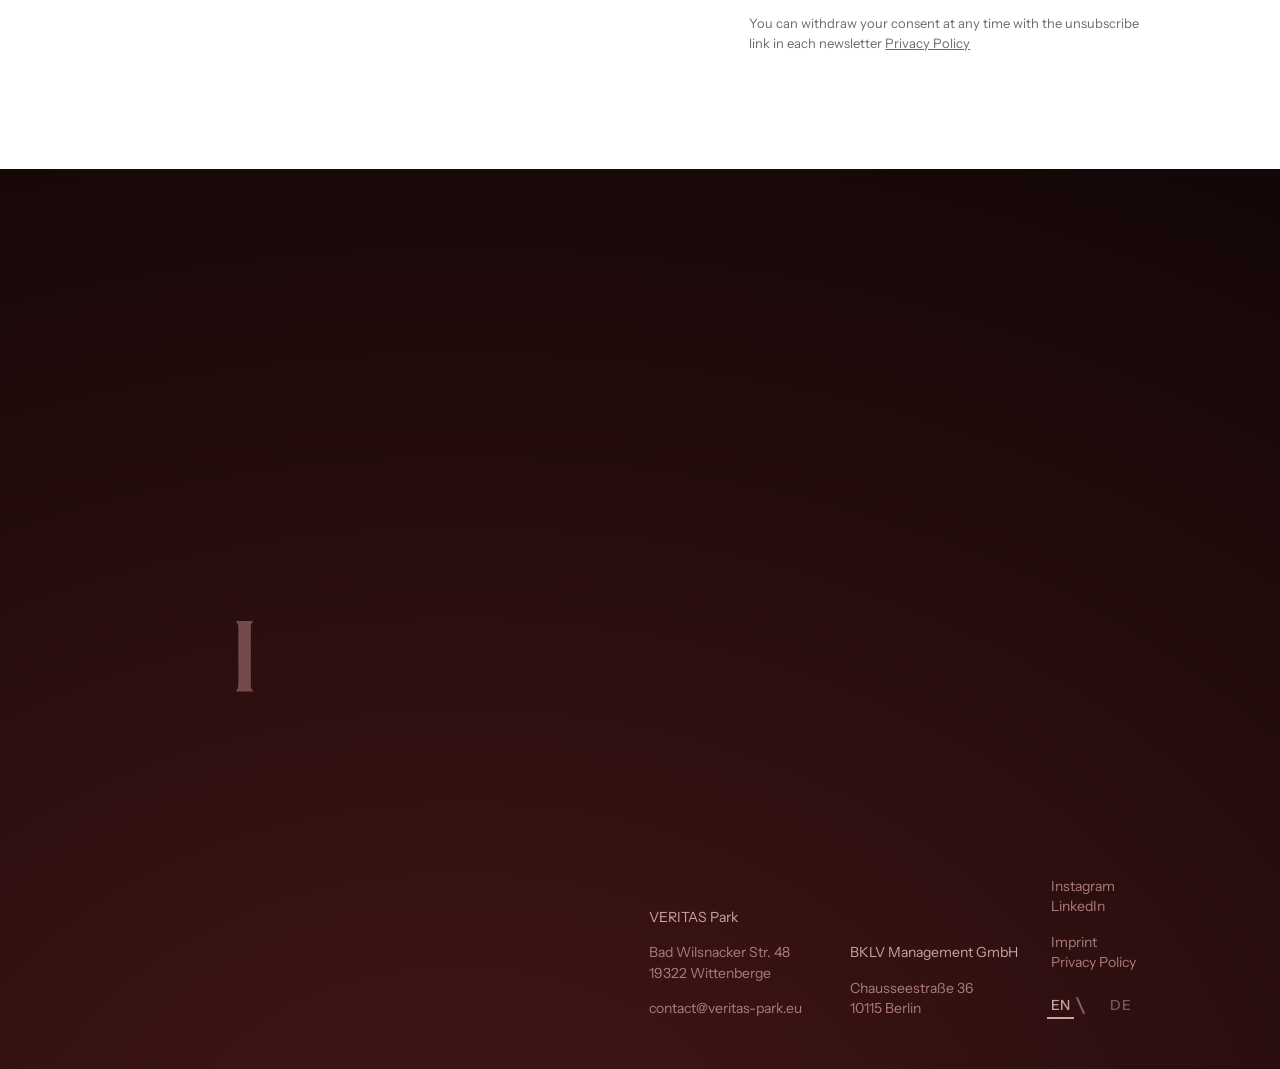
<file: news.html>
<!doctype html>
<html lang="en" class="at-top">
<head>
<meta charset="utf-8">
<meta name="viewport" content="width=device-width,initial-scale=1,viewport-fit=cover">
<meta name="theme-color" content="#000000">
<meta name="color-scheme" content="light only">
<title>VERITAS, News</title>
<link rel="icon" href="img/favicon.svg">
<link rel="stylesheet" href="veritas.css?v=120">
<script>try{if(sessionStorage.getItem('v-bar')==='b')document.documentElement.classList.add('scrolled')}catch(e){}</script>
</head>
<body class="v" data-hue="red">

<div class="gate" aria-hidden="true"><svg data-symbol viewBox="-40 -40 80 80"></svg></div>

<header class="head">
  <a class="logo" href="index.html" aria-label="VERITAS, home"><i class="mk"></i>
    <svg class="clock" viewBox="0 0 296 296.01" aria-hidden="true"><line class="hand" x1="148" y1="148.005" x2="148" y2="104.08" stroke="currentColor" stroke-width="5.04"/><line class="hand" x1="148" y1="148.005" x2="148" y2="71.61" stroke="currentColor" stroke-width="5.04"/></svg></a>
  <nav class="bar" aria-label="Pages"><a href="rent.html">Rent</a><a href="invest.html">Invest</a><a href="about.html">About</a><a href="news.html" aria-current="page">News</a><a href="contact.html">Contact</a><span class="lang"><button type="button" data-lang="en" aria-pressed="true">EN</button><button type="button" data-lang="de" aria-pressed="false">DE</button></span></nav>
  <button class="menu-btn" aria-expanded="false" aria-controls="nav">Menu</button>
</header>
<nav class="nav dark" id="nav" aria-label="Menu" inert>
  <ul>
    <li><a class="sign one" href="rent.html" style="--i:0;--d:0ms"><i class="ic" style="--u:url(img/icons/space_to_rent.svg)"></i><span>Rent</span><svg class="curve" viewBox="0 0 100 100" aria-hidden="true"><path pathLength="1" d="M100 96.4A96.4 96.4 0 0 1 3.6 0"/></svg></a></li>
    <li><a class="sign one" href="invest.html" style="--i:1;--d:70ms"><i class="ic" style="--u:url(img/icons/economy.svg)"></i><span>Invest</span><svg class="curve" viewBox="0 0 100 100" aria-hidden="true"><path pathLength="1" d="M100 96.4A96.4 96.4 0 0 1 3.6 0"/></svg></a></li>
    <li><a class="sign one" href="about.html" style="--i:2;--d:140ms"><i class="ic" style="--u:url(img/icons/stairs.svg)"></i><span>About</span><svg class="curve" viewBox="0 0 100 100" aria-hidden="true"><path pathLength="1" d="M100 96.4A96.4 96.4 0 0 1 3.6 0"/></svg></a></li>
    <li><a class="sign one" href="news.html" aria-current="page" style="--i:3;--d:210ms"><i class="ic" style="--u:url(img/icons/news.svg)"></i><span>News</span><svg class="curve" viewBox="0 0 100 100" aria-hidden="true"><path pathLength="1" d="M100 96.4A96.4 96.4 0 0 1 3.6 0"/></svg></a></li>
    <li><a class="sign one" href="contact.html" style="--i:4;--d:280ms"><i class="ic" style="--u:url(img/icons/mail.svg)"></i><span>Contact</span><svg class="curve" viewBox="0 0 100 100" aria-hidden="true"><path pathLength="1" d="M100 96.4A96.4 96.4 0 0 1 3.6 0"/></svg></a></li>
  </ul>
  <div class="foot"><a href="https://www.instagram.com/veritas.park/" target="_blank" rel="noopener">Instagram</a><a href="https://www.linkedin.com/company/veritaspark/" target="_blank" rel="noopener">LinkedIn</a><a href="mailto:contact@veritas-park.eu">contact@veritas-park.eu</a><span class="lang"><button type="button" data-lang="en" aria-pressed="true">EN</button><button type="button" data-lang="de" aria-pressed="false">DE</button></span></div>
</nav>

<main>

<!-- VERITAS, the News page. Written 26 Nov 2026 after the remark of the client ("I think we could have a separate news section"); second version the same day.
     Words and pictures: the thirteen news of the live home page, in its order. The small name above a title is where its link leads. Nothing else is added. -->

<!-- the opening: the clock tower through a window of building 7, and the name of the page -->
<section class="top2" data-ground="dark">
  <img src="img/place/b7_213.jpg" srcset="img/place/m/b7_213.jpg 1280w, img/place/b7_213.jpg 2000w" alt="The clock tower seen through a window of building 7" fetchpriority="high">
  <div>
    <h1 class="t-caps reveal">News</h1>
  </div>
</section>

<!-- ============ THE WALL: the thirteen news in five rows on the twelve columns. Each picture keeps its own shape; in a row the pictures stand on one line
     and the titles start on one line under it. A news fades in with a slight lift when its row comes on the screen (the first try, a picture rising behind a curtain, was refused). ============ -->
<section class="nw-sec white" data-ground="light">
  <div class="nw-row">
    <article class="nw reveal" style="--s:4;--at:1;--d:0ms">
      <a class="nw-pic" href="https://wahrzeichen.ingenieurbaukunst.de/wahrzeichen/das-naehmaschinenwerk-wittenberge/" target="_blank" rel="noopener" tabindex="-1" aria-hidden="true" style="aspect-ratio:768/777"><img src="img/news_big/news_bbik.jpg" width="768" height="777" alt=""></a>
      <div class="nw-txt">
        <p class="nw-src">Wahrzeichen der Ingenieurbaukunst</p>
        <h2>BBIK Award Article &amp; History</h2>
        <div class="body"><p>The Wittenberge sewing machine factory is the first factory to be awarded the title of Historic Landmark of Civil Engineering in Germany, celebrating its rich history and sustainability.</p></div>
        <a class="sbtn s" href="https://wahrzeichen.ingenieurbaukunst.de/wahrzeichen/das-naehmaschinenwerk-wittenberge/" target="_blank" rel="noopener"><span>Read more</span><svg class="curve" viewBox="0 0 100 100" aria-hidden="true"><path pathLength="1" d="M100 96.4A96.4 96.4 0 0 1 3.6 0"/></svg></a>
      </div>
    </article>
    <article class="nw reveal big" style="--s:7;--at:6;--d:110ms">
      <a class="nw-pic" href="https://www.wittenberge.de/news/1/869786/nachrichten/28-millionen-euro-f%C3%BCr-entwicklung-des-veritas-parks.html" target="_blank" rel="noopener" tabindex="-1" aria-hidden="true" style="aspect-ratio:768/432"><img src="img/news_big/news_funding.jpg" width="768" height="432" alt=""></a>
      <div class="nw-txt">
        <p class="nw-src">Stadt Wittenberge</p>
        <h2>VERITAS receives €2.8M in Federal Funding</h2>
        <div class="body"><p>Approved in September 2023 by The Budget Committee of the German Bundestag, the funding commitment is an important signal for the further development of the area, which is unique even beyond Wittenberge.</p></div>
        <a class="sbtn s" href="https://www.wittenberge.de/news/1/869786/nachrichten/28-millionen-euro-f%C3%BCr-entwicklung-des-veritas-parks.html" target="_blank" rel="noopener"><span>Read more</span><svg class="curve" viewBox="0 0 100 100" aria-hidden="true"><path pathLength="1" d="M100 96.4A96.4 96.4 0 0 1 3.6 0"/></svg></a>
      </div>
    </article>
  </div>
  <div class="nw-row">
    <article class="nw reveal big" style="--s:6;--at:1;--d:0ms">
      <a class="nw-pic" href="https://www.youtube.com/watch?v=jnGKABSUUIU" target="_blank" rel="noopener" tabindex="-1" aria-hidden="true" style="aspect-ratio:768/396"><img src="img/news_big/news_film.jpg" width="768" height="396" alt="" loading="lazy"></a>
      <div class="nw-txt">
        <p class="nw-src">YouTube</p>
        <h2>The Wittenberge Sewing Machine Factory, Historical Landmark of Engineering</h2>
        <div class="body"><p>Produced by Hello Studio W, this mini-doc was created to honor the historical landmark of the Singer Sewing Machine factory. In between aerial views of the factory and archival footage, we hear from local experts Christian Von Hagen and Sven Bardua.</p></div>
        <a class="sbtn s" href="https://www.youtube.com/watch?v=jnGKABSUUIU" target="_blank" rel="noopener"><span>Read more</span><svg class="curve" viewBox="0 0 100 100" aria-hidden="true"><path pathLength="1" d="M100 96.4A96.4 96.4 0 0 1 3.6 0"/></svg></a>
      </div>
    </article>
    <article class="nw reveal big" style="--s:6;--at:7;--d:110ms">
      <a class="nw-pic" href="https://www.tagesspiegel.de/berlin/industriearchitektur-baubeginn-fur-neues-stadtquartier-in-wittenberge-ruckt-naher-14982056.html" target="_blank" rel="noopener" tabindex="-1" aria-hidden="true" style="aspect-ratio:768/329"><img src="img/news_big/news_tagesspiegel.jpg" width="768" height="329" alt="" loading="lazy"></a>
      <div class="nw-txt">
        <p class="nw-src">Der Tagesspiegel</p>
        <h2>Industrial Architecture: Start of Construction for New Urban District in Wittenberge Draws Closer</h2>
        <div class="body"><p>In Wittenberge, an old industrial site is set to be brought back to life over the coming years. Another hurdle has now been cleared.</p></div>
        <a class="sbtn s" href="https://www.tagesspiegel.de/berlin/industriearchitektur-baubeginn-fur-neues-stadtquartier-in-wittenberge-ruckt-naher-14982056.html" target="_blank" rel="noopener"><span>Read more</span><svg class="curve" viewBox="0 0 100 100" aria-hidden="true"><path pathLength="1" d="M100 96.4A96.4 96.4 0 0 1 3.6 0"/></svg></a>
      </div>
    </article>
  </div>
  <div class="nw-row">
    <article class="nw reveal" style="--s:4;--at:1;--d:0ms">
      <a class="nw-pic" href="https://www.maz-online.de/lokales/prignitz/wittenberge/veritas-park-in-wittenberge-neues-hotel-mit-140-zimmern-140-euro-kostet-die-nacht-HXJRAOHUPJH2XP5YIASRK5TVLM.html" target="_blank" rel="noopener" tabindex="-1" aria-hidden="true" style="aspect-ratio:768/576"><img src="img/news_big/news_5.jpg" width="768" height="576" alt="" loading="lazy"></a>
      <div class="nw-txt">
        <p class="nw-src">Märkische Allgemeine</p>
        <h2>Veritas Park in Wittenberge is getting a new hotel, co-working spaces, and a restaurant.</h2>
        <a class="sbtn s" href="https://www.maz-online.de/lokales/prignitz/wittenberge/veritas-park-in-wittenberge-neues-hotel-mit-140-zimmern-140-euro-kostet-die-nacht-HXJRAOHUPJH2XP5YIASRK5TVLM.html" target="_blank" rel="noopener"><span>Read more</span><svg class="curve" viewBox="0 0 100 100" aria-hidden="true"><path pathLength="1" d="M100 96.4A96.4 96.4 0 0 1 3.6 0"/></svg></a>
      </div>
    </article>
    <article class="nw reveal" style="--s:3;--at:5;--d:110ms">
      <a class="nw-pic" href="https://www.laga-wittenberge.de/veritas-park-ist-teil-der-landesgartenschau-wittenberge-2027/" target="_blank" rel="noopener" tabindex="-1" aria-hidden="true" style="aspect-ratio:340/438"><img src="img/news_big/news_6.jpg" width="340" height="438" alt="" loading="lazy"></a>
      <div class="nw-txt">
        <p class="nw-src">LAGA Wittenberge 2027</p>
        <h2>Veritas Park is part of the State Garden Show Wittenberge 2027</h2>
        <a class="sbtn s" href="https://www.laga-wittenberge.de/veritas-park-ist-teil-der-landesgartenschau-wittenberge-2027/" target="_blank" rel="noopener"><span>Read more</span><svg class="curve" viewBox="0 0 100 100" aria-hidden="true"><path pathLength="1" d="M100 96.4A96.4 96.4 0 0 1 3.6 0"/></svg></a>
      </div>
    </article>
    <article class="nw reveal" style="--s:5;--at:8;--d:220ms">
      <a class="nw-pic" href="https://www.maz-online.de/lokales/prignitz/wittenberge/veritas-park-in-wittenberge-bauarbeiten-hotel-millionen-investition-und-konzert-im-sommer-HR3UCGUDNNHCLASHCNSYKYI66I.html" target="_blank" rel="noopener" tabindex="-1" aria-hidden="true" style="aspect-ratio:768/576"><img src="img/news_big/news_7.jpg" width="768" height="576" alt="" loading="lazy"></a>
      <div class="nw-txt">
        <p class="nw-src">Märkische Allgemeine</p>
        <h2>Veritas Phase 1 chief architect Andra Schumann with Federal Minister of Construction Robert Crumbach (SPD) in Veritas Park in Wittenberge.</h2>
        <a class="sbtn s" href="https://www.maz-online.de/lokales/prignitz/wittenberge/veritas-park-in-wittenberge-bauarbeiten-hotel-millionen-investition-und-konzert-im-sommer-HR3UCGUDNNHCLASHCNSYKYI66I.html" target="_blank" rel="noopener"><span>Read more</span><svg class="curve" viewBox="0 0 100 100" aria-hidden="true"><path pathLength="1" d="M100 96.4A96.4 96.4 0 0 1 3.6 0"/></svg></a>
      </div>
    </article>
  </div>
  <div class="nw-row">
    <article class="nw reveal" style="--s:3;--at:1;--d:0ms">
      <a class="nw-pic" href="https://www.wittenberge.de/news/1/1034278/nachrichten/hauptstadtregion-berlin-brandenburg-trifft-metropolregion-hamburg-in-wittenberge.html" target="_blank" rel="noopener" tabindex="-1" aria-hidden="true" style="aspect-ratio:400/300"><img src="img/news_big/news_8.jpg" width="400" height="300" alt="" loading="lazy"></a>
      <div class="nw-txt">
        <p class="nw-src">Stadt Wittenberge</p>
        <h2>Where Capital Meets Coast: Berlin-Brandenburg and Hamburg Join Forces in Wittenberge’s Emerging Innovation Hub</h2>
        <a class="sbtn s" href="https://www.wittenberge.de/news/1/1034278/nachrichten/hauptstadtregion-berlin-brandenburg-trifft-metropolregion-hamburg-in-wittenberge.html" target="_blank" rel="noopener"><span>Read more</span><svg class="curve" viewBox="0 0 100 100" aria-hidden="true"><path pathLength="1" d="M100 96.4A96.4 96.4 0 0 1 3.6 0"/></svg></a>
      </div>
    </article>
    <article class="nw reveal" style="--s:4;--at:4;--d:110ms">
      <a class="nw-pic" href="https://www.nordkurier.de/regional/prignitz/landrat-mueller-besucht-investor-renaud-vercouter-auf-dem-veritas-gelaende-3611778" target="_blank" rel="noopener" tabindex="-1" aria-hidden="true" style="aspect-ratio:768/432"><img src="img/news_big/news_9.jpg" width="768" height="432" alt="" loading="lazy"></a>
      <div class="nw-txt">
        <p class="nw-src">Nordkurier</p>
        <h2>Regional Leadership Meets Visionary Investment: District Administrator Müller Tours the VERITAS Campus with Investor Renaud Vercouter</h2>
        <a class="sbtn s" href="https://www.nordkurier.de/regional/prignitz/landrat-mueller-besucht-investor-renaud-vercouter-auf-dem-veritas-gelaende-3611778" target="_blank" rel="noopener"><span>Read more</span><svg class="curve" viewBox="0 0 100 100" aria-hidden="true"><path pathLength="1" d="M100 96.4A96.4 96.4 0 0 1 3.6 0"/></svg></a>
      </div>
    </article>
    <article class="nw reveal" style="--s:5;--at:8;--d:220ms">
      <a class="nw-pic" href="https://www.nordkurier.de/regional/prignitz/zeit-der-ddr-naehmaschinen-ist-hier-lange-vorbei-arbeiten-fuer-hotel-und-restaurant-auf-veritas-gelaende-begonnen-3486106" target="_blank" rel="noopener" tabindex="-1" aria-hidden="true" style="aspect-ratio:768/337"><img src="img/news_big/news_10.jpg" width="768" height="337" alt="" loading="lazy"></a>
      <div class="nw-txt">
        <p class="nw-src">Nordkurier</p>
        <h2>Transformation Underway: Construction Begins on Flagship Hotel and Restaurant at VERITAS Park, Reimagining Wittenberge’s Future</h2>
        <a class="sbtn s" href="https://www.nordkurier.de/regional/prignitz/zeit-der-ddr-naehmaschinen-ist-hier-lange-vorbei-arbeiten-fuer-hotel-und-restaurant-auf-veritas-gelaende-begonnen-3486106" target="_blank" rel="noopener"><span>Read more</span><svg class="curve" viewBox="0 0 100 100" aria-hidden="true"><path pathLength="1" d="M100 96.4A96.4 96.4 0 0 1 3.6 0"/></svg></a>
      </div>
    </article>
  </div>
  <div class="nw-row">
    <article class="nw reveal big" style="--s:6;--at:1;--d:0ms">
      <a class="nw-pic" href="https://www.landkreis-prignitz.de/de/aktuelles/2010/2025_05_20_veritas.php" target="_blank" rel="noopener" tabindex="-1" aria-hidden="true" style="aspect-ratio:768/432"><img src="img/news_big/news_9.jpg" width="768" height="432" alt="" loading="lazy"></a>
      <div class="nw-txt">
        <p class="nw-src">Landkreis Prignitz</p>
        <h2>Ambitious Futures in Motion: Investor Unveils Long-Term VERITAS Park Masterplan to Prignitz District Leadership</h2>
        <a class="sbtn s" href="https://www.landkreis-prignitz.de/de/aktuelles/2010/2025_05_20_veritas.php" target="_blank" rel="noopener"><span>Read more</span><svg class="curve" viewBox="0 0 100 100" aria-hidden="true"><path pathLength="1" d="M100 96.4A96.4 96.4 0 0 1 3.6 0"/></svg></a>
      </div>
    </article>
    <article class="nw reveal" style="--s:3;--at:7;--d:110ms">
      <a class="nw-pic" href="https://www.bbik.de/index.php?id=11&amp;action=detail&amp;seminar_id=2712&amp;termin_id=3476" target="_blank" rel="noopener" tabindex="-1" aria-hidden="true" style="aspect-ratio:768/772"><img src="img/news_big/news_12.jpg" width="768" height="772" alt="" loading="lazy"></a>
      <div class="nw-txt">
        <p class="nw-src">Brandenburgische Ingenieurkammer</p>
        <h2>VERITAS initiators welcomed to Accept BBIK Award</h2>
        <div class="body"><p>The former Singer sewing machine factory in Wittenberge was honored with the Historical Landmark of Civil Engineering in Germany Award in October 2024.</p></div>
        <a class="sbtn s" href="https://www.bbik.de/index.php?id=11&amp;action=detail&amp;seminar_id=2712&amp;termin_id=3476" target="_blank" rel="noopener"><span>Read more</span><svg class="curve" viewBox="0 0 100 100" aria-hidden="true"><path pathLength="1" d="M100 96.4A96.4 96.4 0 0 1 3.6 0"/></svg></a>
      </div>
    </article>
    <article class="nw reveal" style="--s:3;--at:10;--d:220ms">
      <a class="nw-pic" href="https://www.bbik.de/index.php?id=11&amp;action=detail&amp;seminar_id=2712&amp;termin_id=3476" target="_blank" rel="noopener" tabindex="-1" aria-hidden="true" style="aspect-ratio:768/771"><img src="img/news_big/news_13.jpg" width="768" height="771" alt="" loading="lazy"></a>
      <div class="nw-txt">
        <p class="nw-src">Brandenburgische Ingenieurkammer</p>
        <h2>New Book: The Sewing Machine Factory of Wittenberge</h2>
        <div class="body"><p>Sven Bardua wrote a historical review of the innovative civil engineering methods used in the construction of the Singer Sewing Machine Factory. His research offers new insights into the history of the Singer Company, Wittenberge, and early architecture of the 20th century.</p></div>
        <a class="sbtn s" href="https://www.bbik.de/index.php?id=11&amp;action=detail&amp;seminar_id=2712&amp;termin_id=3476" target="_blank" rel="noopener"><span>Read more</span><svg class="curve" viewBox="0 0 100 100" aria-hidden="true"><path pathLength="1" d="M100 96.4A96.4 96.4 0 0 1 3.6 0"/></svg></a>
      </div>
    </article>
  </div>
</section>

<!-- the newsletter, written into the page. Fourth version, 26 Nov 2026: white and quiet, but in the page grammar of VERITAS (the same as Narrative, Vision, Mission):
     the small name on its rule, the headline in capitals on the left, and in the narrow column on the right the line, the address to write, the wall sign.
     Refused before it: a dark block with a dial, then a centred block copied from a jeweller's site ("I want it with the DA of Veritas, but that minimalistic").
     Words: those of the newsletter card of the site. The form leaves by e-mail, like the card. -->
<section class="pg white nlv" data-ground="light" style="--rows:5">
  <p class="t-label">Newsletter</p>
  <h2 class="t-caps m reveal" style="grid-column:1/8">Be the first to know</h2>
  <form class="reveal" style="grid-column:8/13;--d:90ms" action="mailto:info@veritas-park.eu?subject=Newsletter" method="post" enctype="text/plain">
    <p class="t-body">Subscribe to receive our newsletter on the place, its spaces, events and more</p>
    <label><input type="email" name="E-Mail" required autocomplete="email" placeholder=" " aria-label="E-Mail"><span aria-hidden="true">E-Mail</span></label>
    <button class="sbtn" type="submit"><span>Sign up</span><svg class="curve" viewBox="0 0 100 100" aria-hidden="true"><path pathLength="1" d="M100 96.4A96.4 96.4 0 0 1 3.6 0"/></svg></button>
    <p class="nlv-s">You can withdraw your consent at any time with the unsubscribe link in each newsletter <a href="privacy.html">Privacy Policy</a></p>
    <!-- what one sees after signing up: the symbol of the brand draws its twelve ticks one after the other, then the words come (veritas.js).
         TO WIRE: on this test site the address is NOT sent or kept anywhere yet; connect the client's newsletter service before the site goes live. -->
    <div class="nlv-ok" role="status" aria-live="polite" hidden>
      <svg viewBox="-50 -50 100 100" aria-hidden="true"><line style="--k:0" x1="0" y1="-46" x2="0" y2="-30" pathLength="1" transform="rotate(0)"/><line style="--k:1" x1="0" y1="-46" x2="0" y2="-30" pathLength="1" transform="rotate(30)"/><line style="--k:2" x1="0" y1="-46" x2="0" y2="-30" pathLength="1" transform="rotate(60)"/><line style="--k:3" x1="0" y1="-46" x2="0" y2="-30" pathLength="1" transform="rotate(90)"/><line style="--k:4" x1="0" y1="-46" x2="0" y2="-30" pathLength="1" transform="rotate(120)"/><line style="--k:5" x1="0" y1="-46" x2="0" y2="-30" pathLength="1" transform="rotate(150)"/><line style="--k:6" x1="0" y1="-46" x2="0" y2="-30" pathLength="1" transform="rotate(180)"/><line style="--k:7" x1="0" y1="-46" x2="0" y2="-30" pathLength="1" transform="rotate(210)"/><line style="--k:8" x1="0" y1="-46" x2="0" y2="-30" pathLength="1" transform="rotate(240)"/><line style="--k:9" x1="0" y1="-46" x2="0" y2="-30" pathLength="1" transform="rotate(270)"/><line style="--k:10" x1="0" y1="-46" x2="0" y2="-30" pathLength="1" transform="rotate(300)"/><line style="--k:11" x1="0" y1="-46" x2="0" y2="-30" pathLength="1" transform="rotate(330)"/></svg>
      <p class="nlv-ok-h">Thank you.</p>
      <p class="t-body"><span>You are on the list. The next newsletter goes to</span> <b></b></p>
    </div>
  </form>
</section>

</main>

<footer class="footer dark end" data-ground="dark">
  <div class="g">
    <div class="c logo" style="--s:5;--sp:6"><i class="mk"></i></div>
    <div class="c col" style="--s:2;--sp:3;--at:7"><b>VERITAS Park</b><p>Bad Wilsnacker Str. 48<br>19322 Wittenberge</p><p><a href="mailto:contact@veritas-park.eu">contact@veritas-park.eu</a></p></div>
    <div class="c col" style="--s:2;--sp:3"><b>BKLV Management GmbH</b><p>Chausseestraße 36<br>10115 Berlin</p></div>
    <div class="c col" style="--s:2;--sp:6"><a href="https://www.instagram.com/veritas.park/" target="_blank" rel="noopener">Instagram</a><a href="https://www.linkedin.com/company/veritaspark/" target="_blank" rel="noopener">LinkedIn</a><p><a href="imprint.html">Imprint</a><a href="privacy.html">Privacy Policy</a></p><span class="lang"><button type="button" data-lang="en" aria-pressed="true">EN</button><button type="button" data-lang="de" aria-pressed="false">DE</button></span></div>
  </div>
</footer>

<script src="veritas.js?v=74"></script>
<script src="symbol.js?v=43"></script>
<script src="de.js?v=31"></script>
<script src="i18n.js?v=57" defer></script>
</body>
</html>
</file>
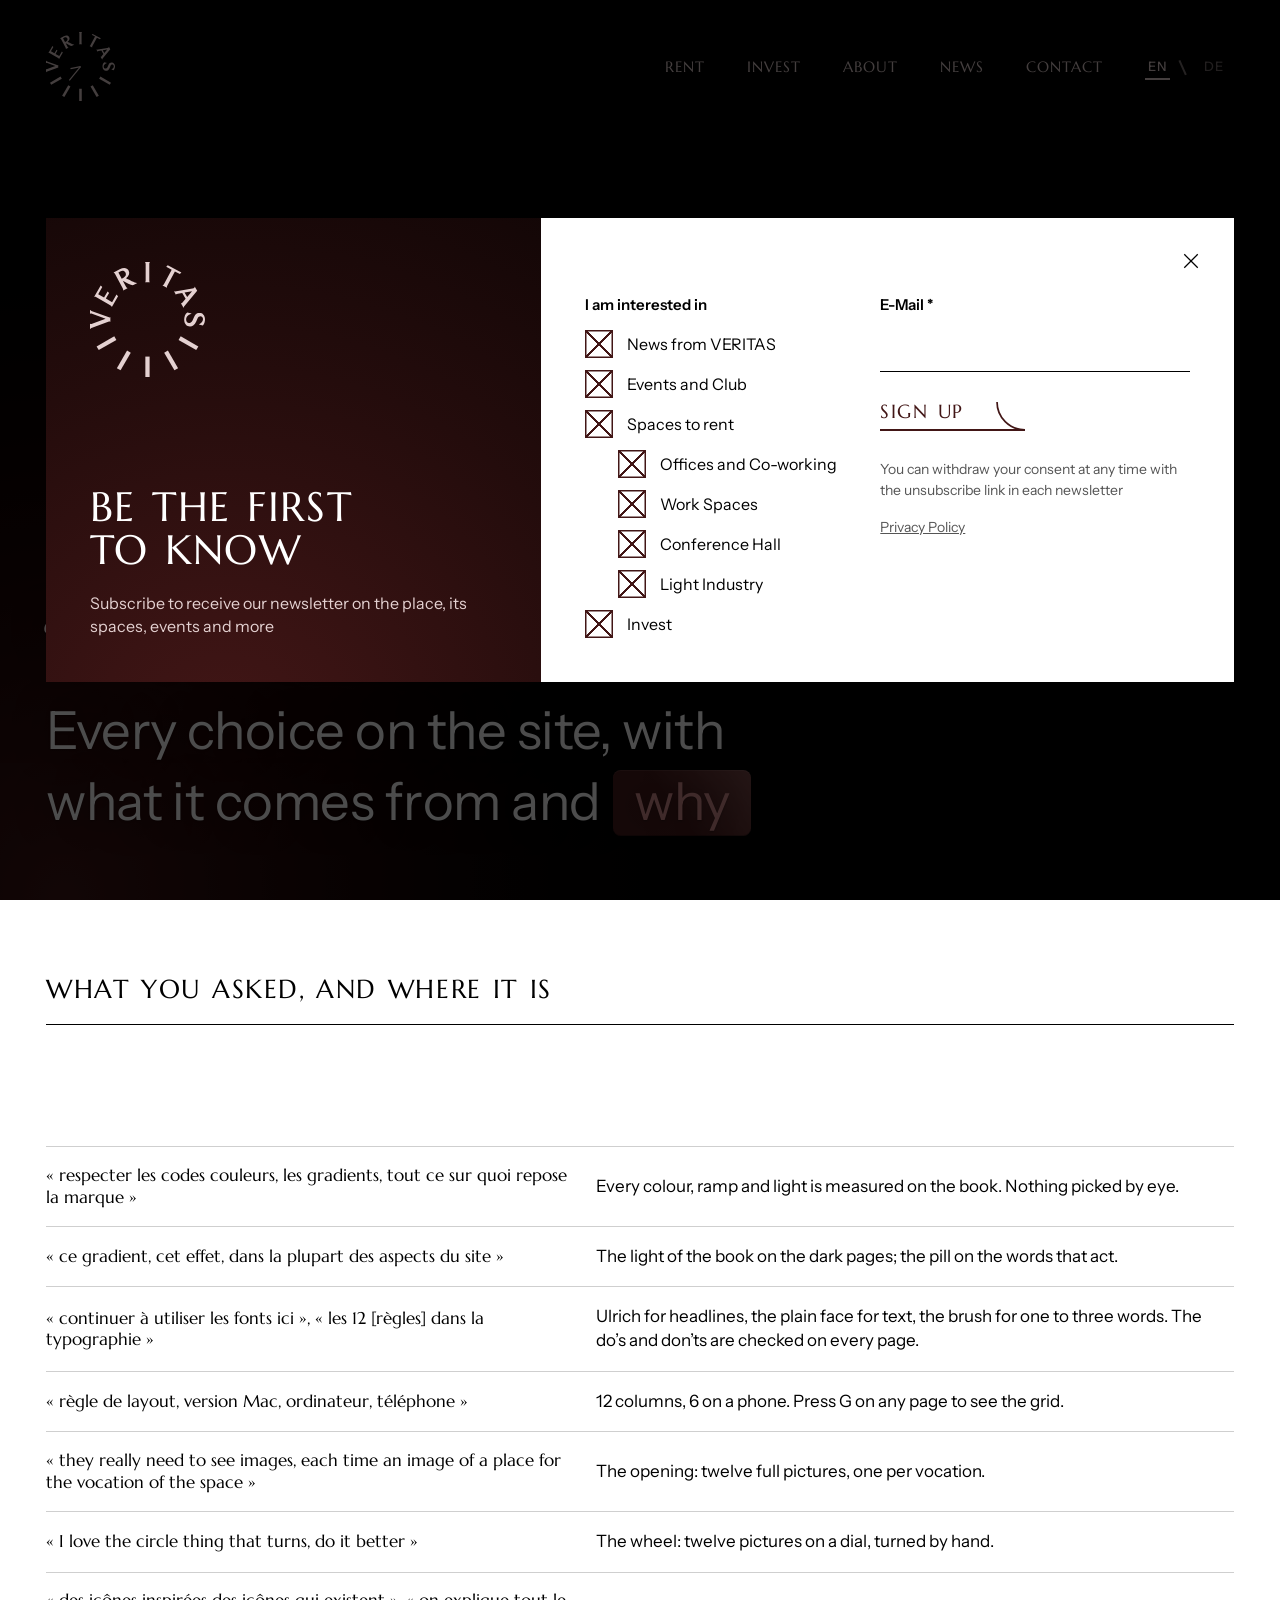
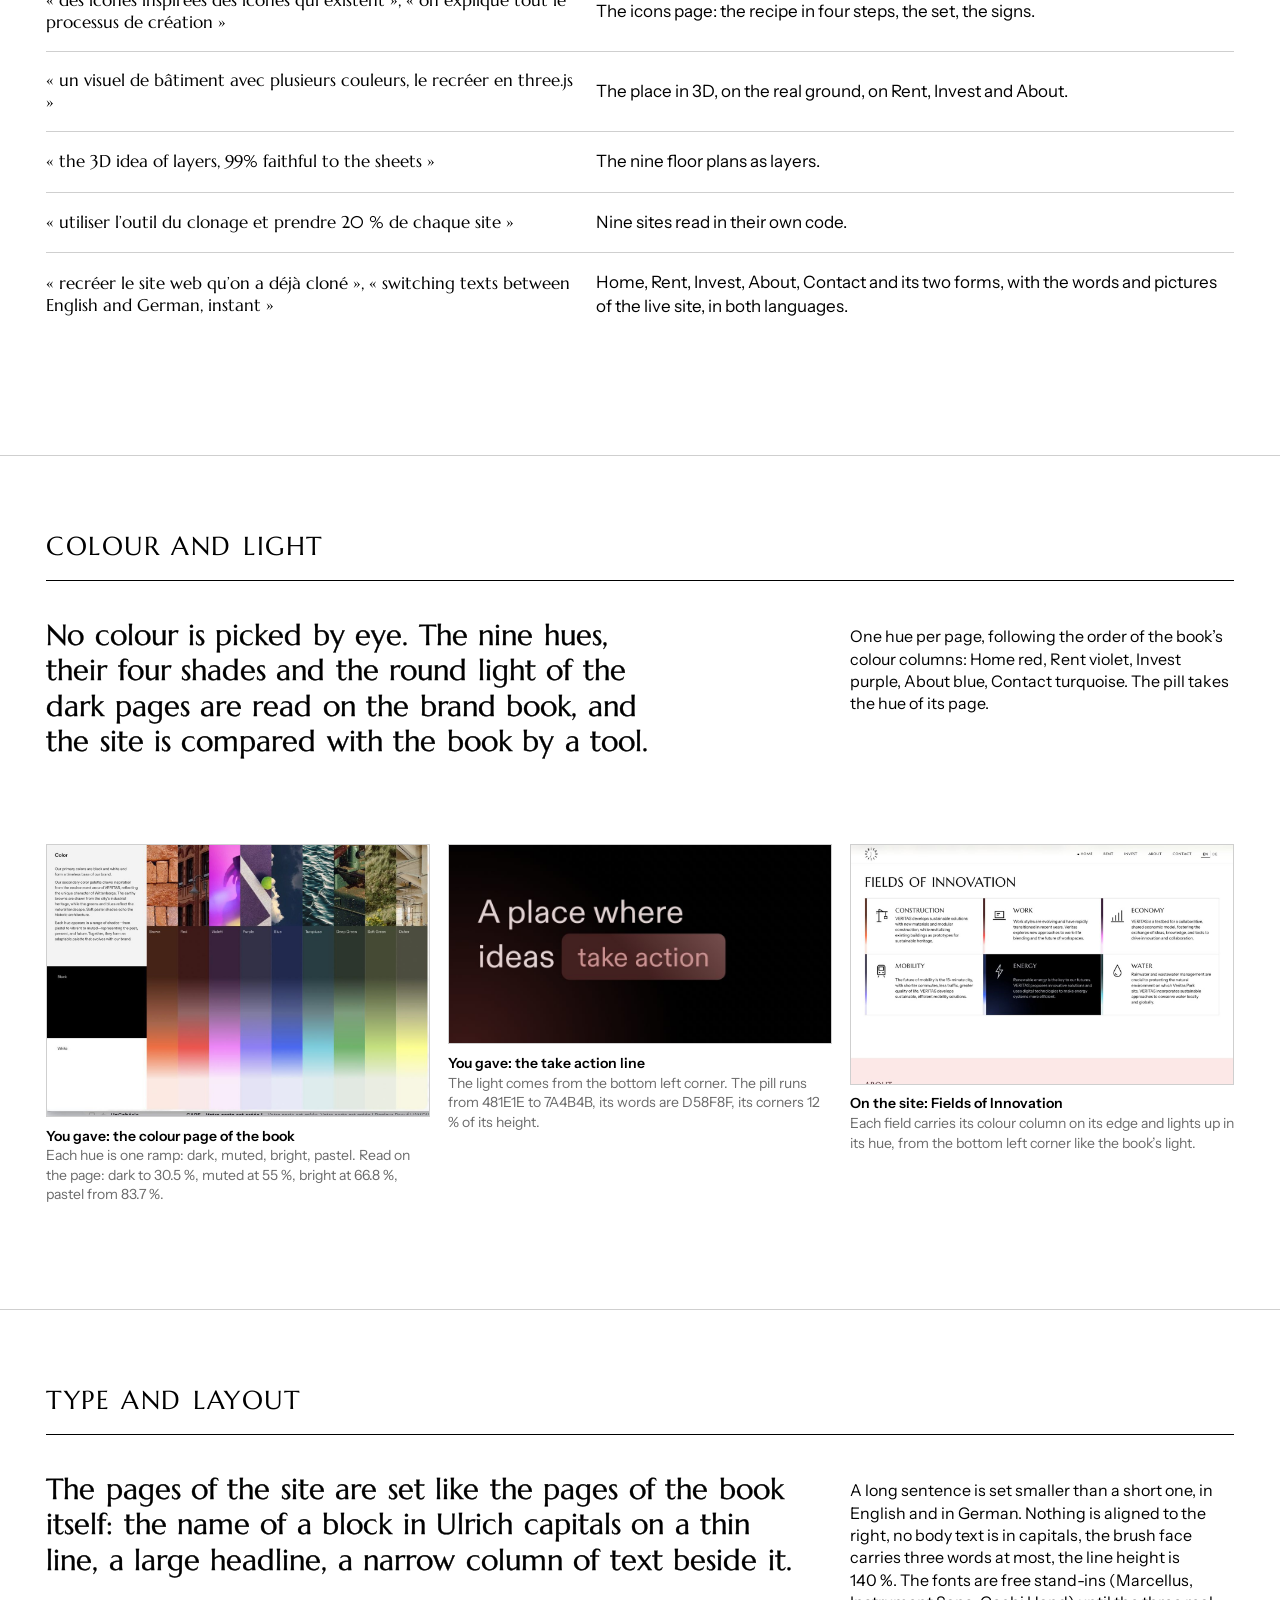
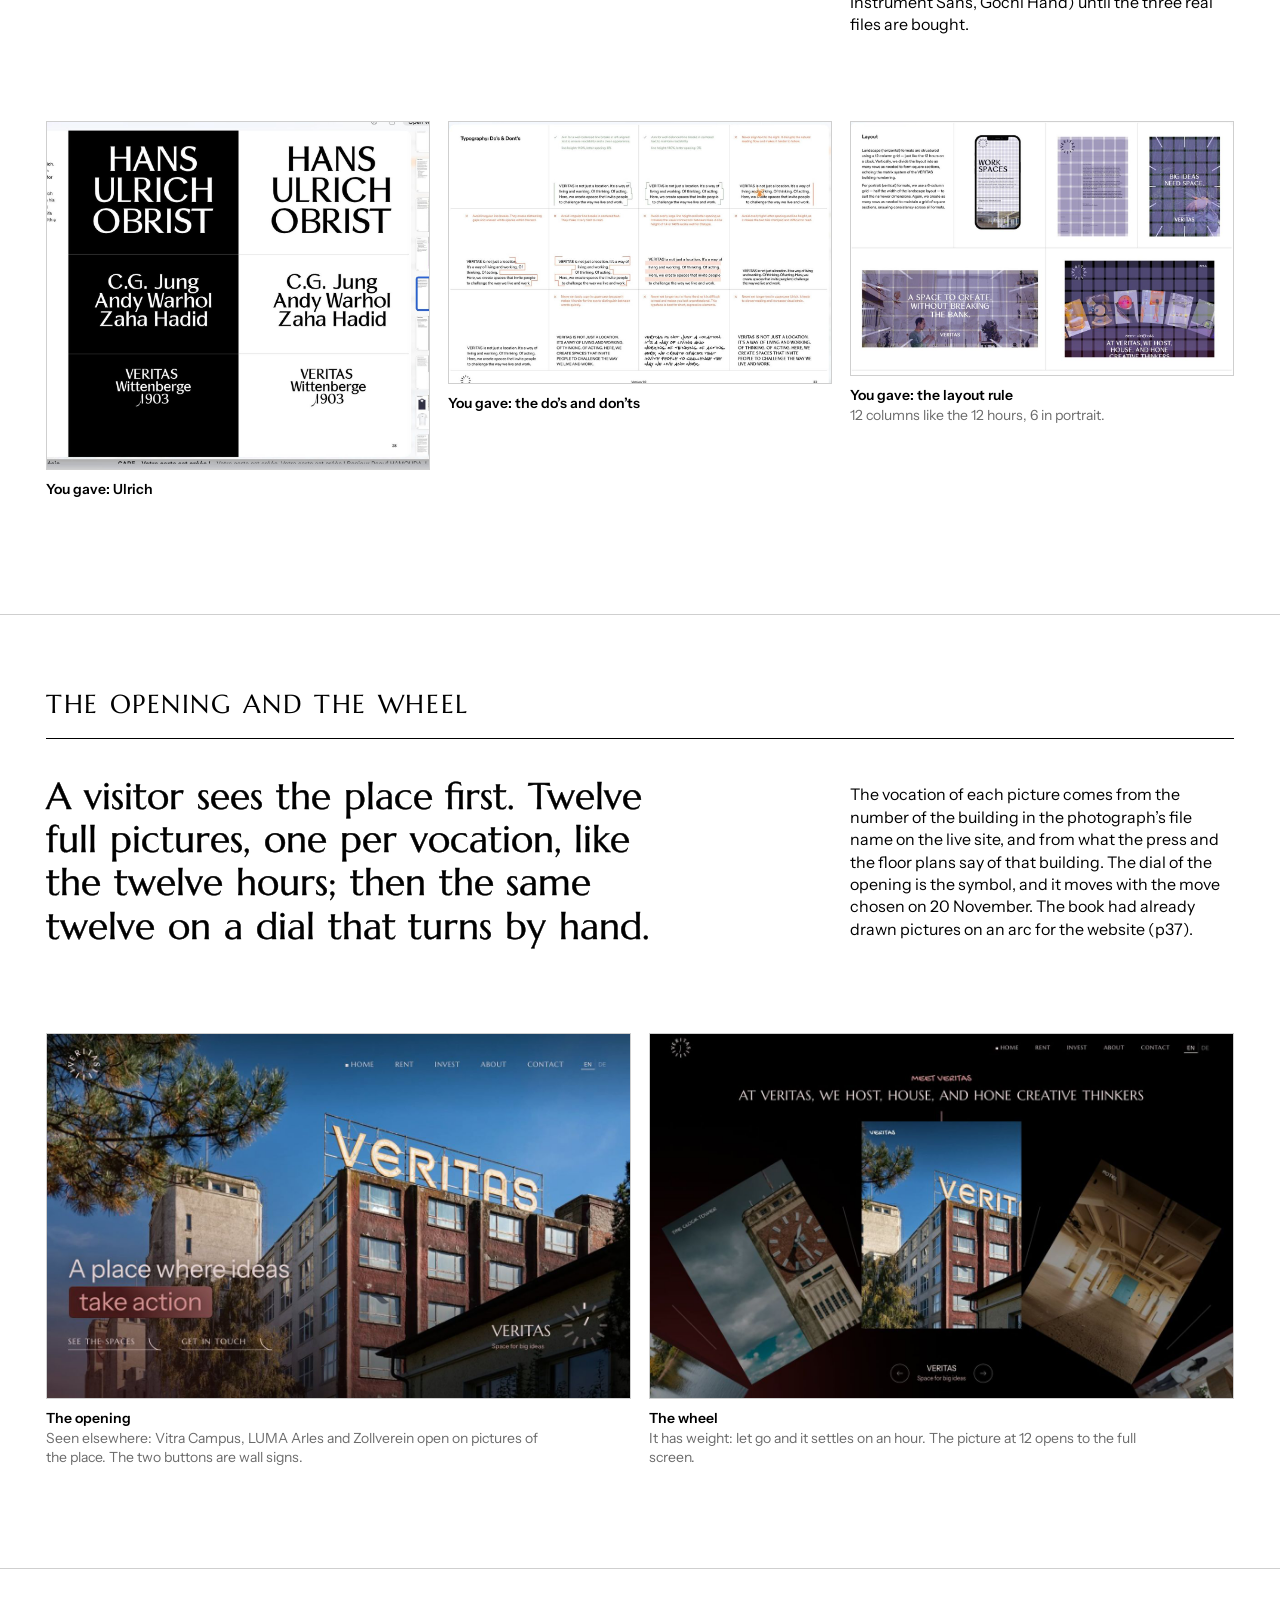
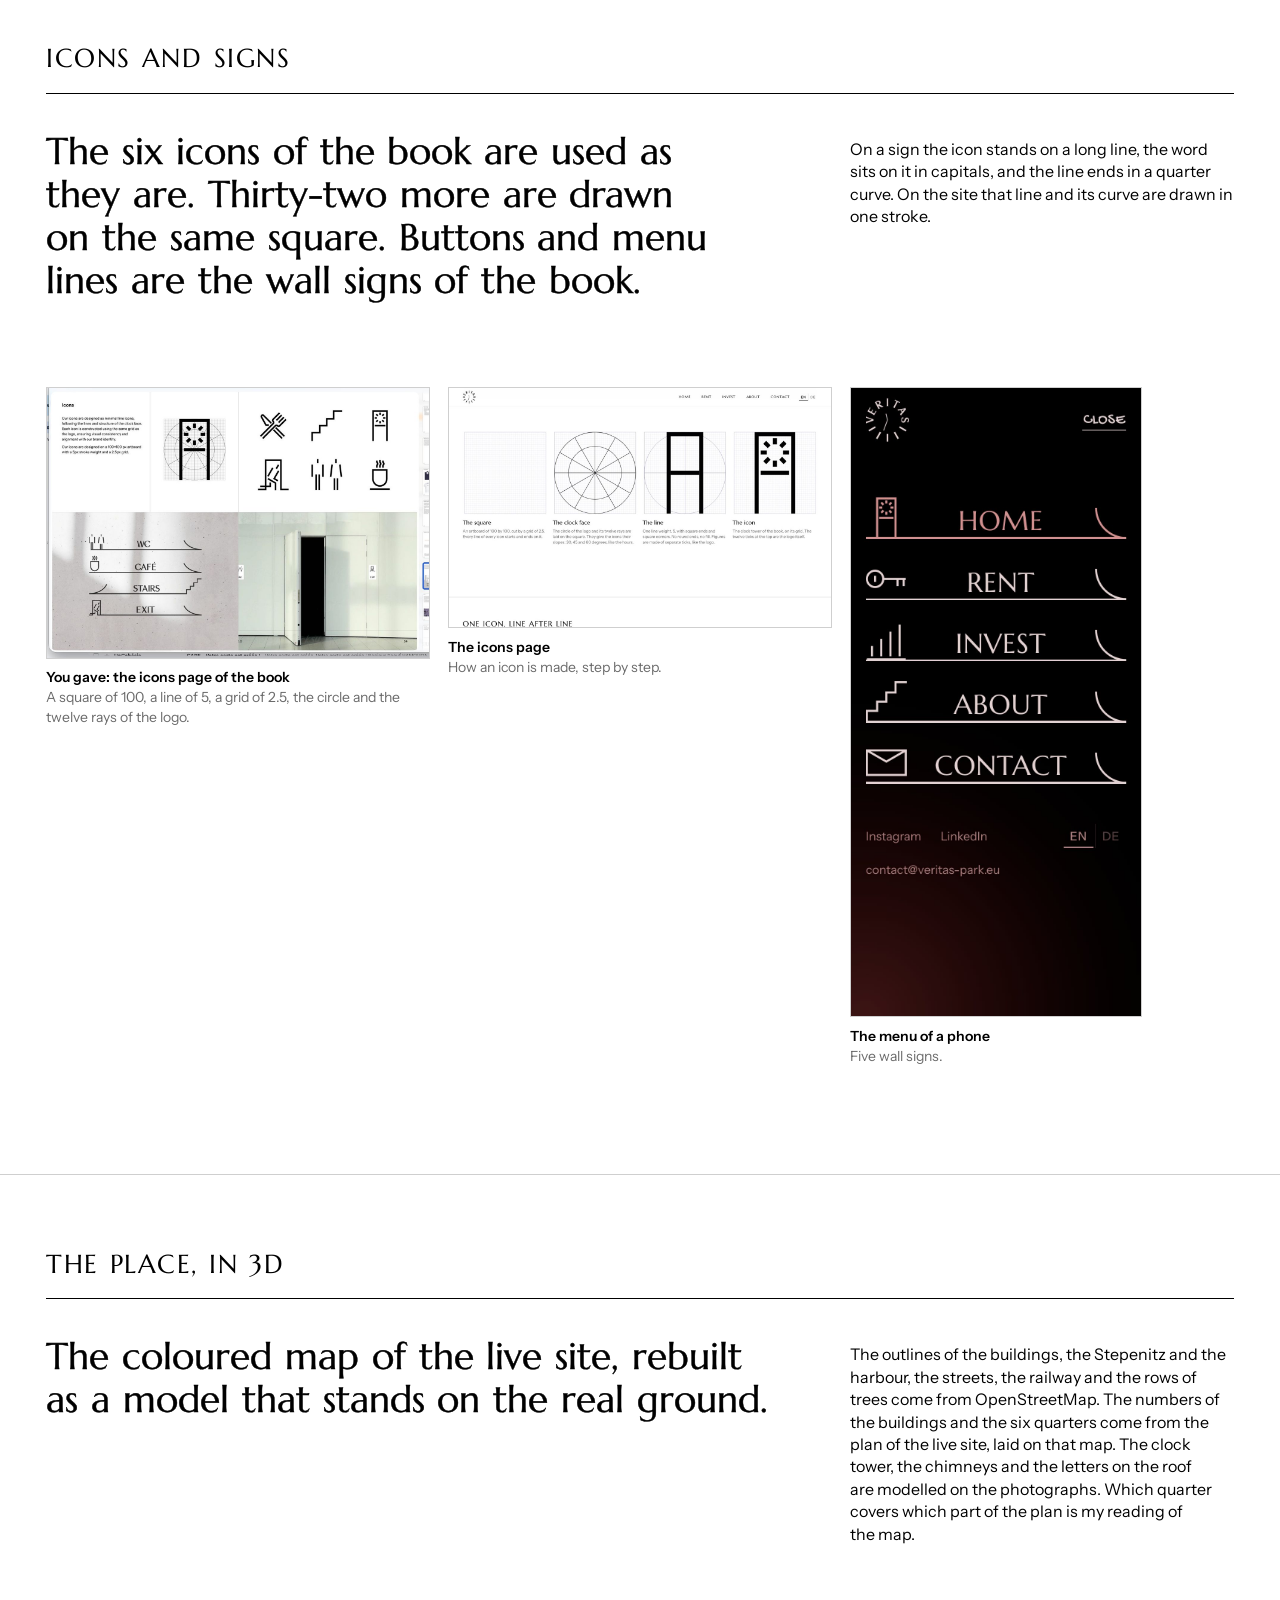
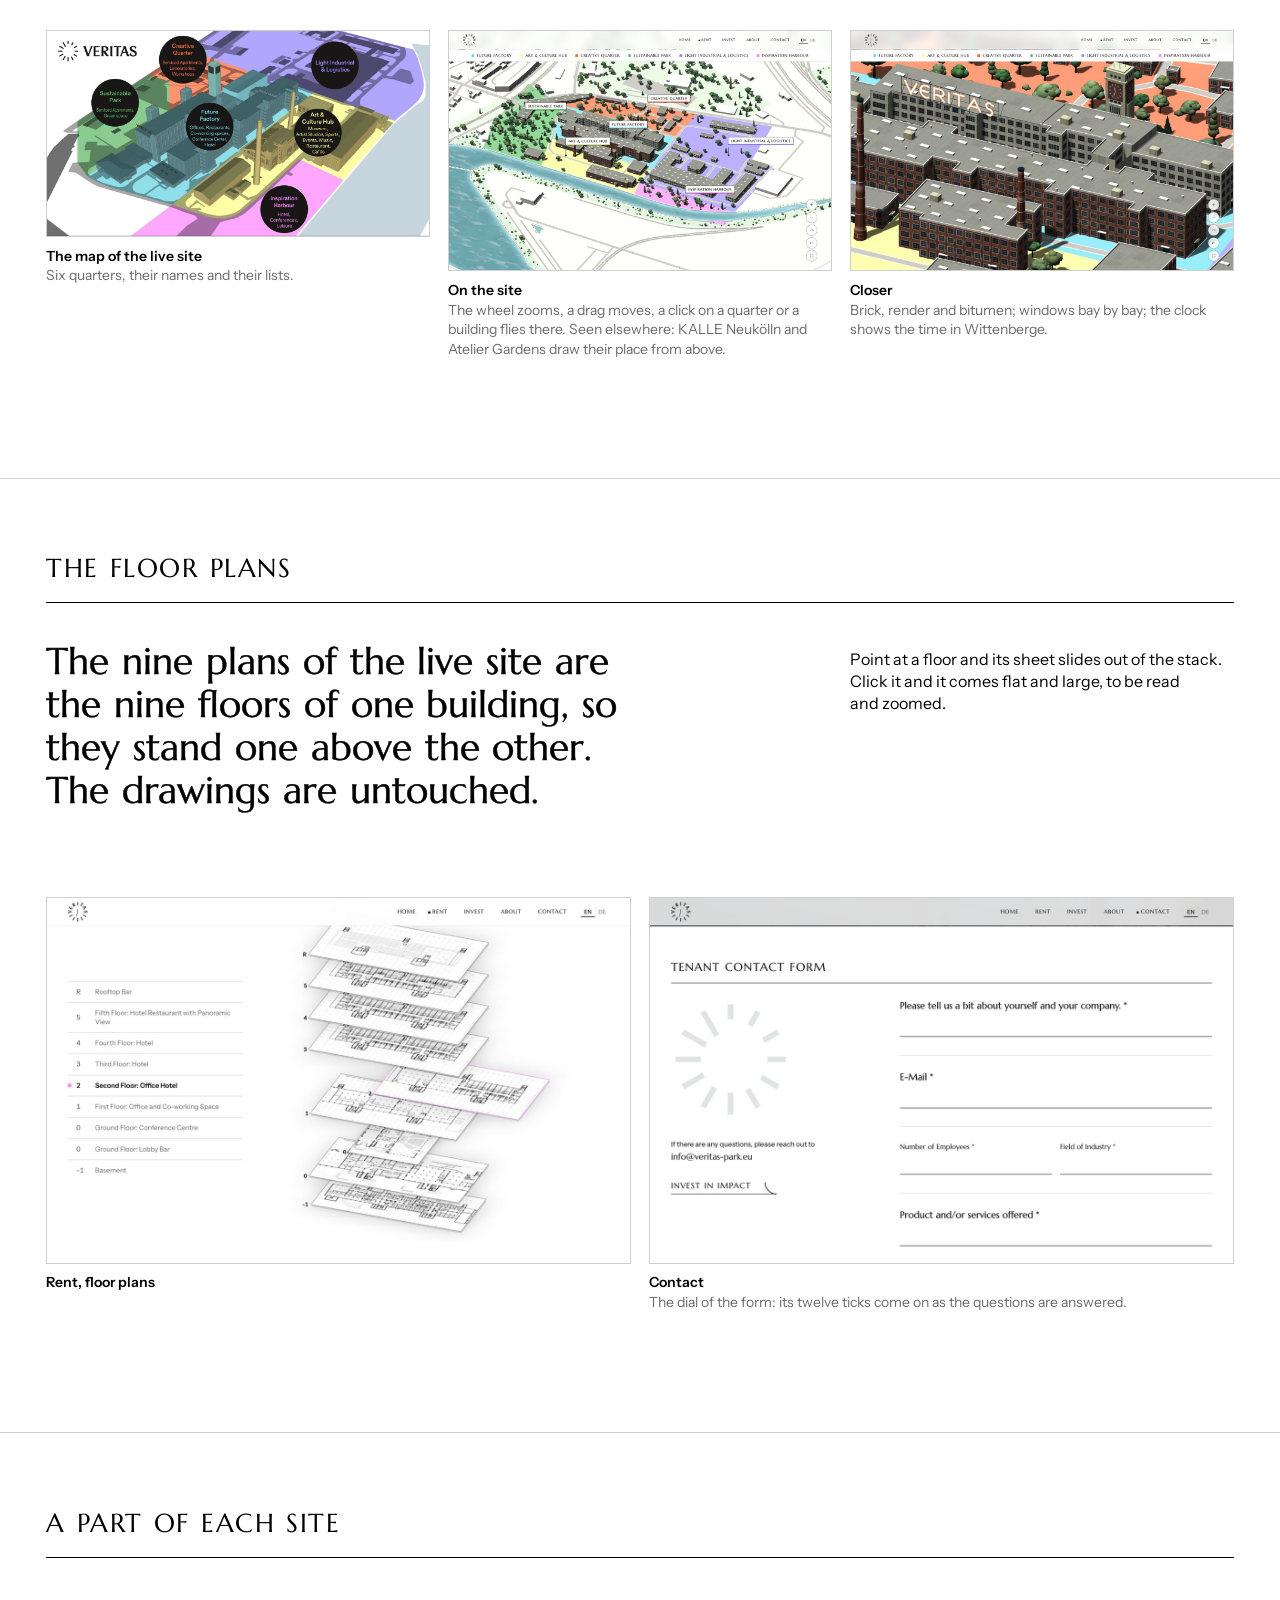
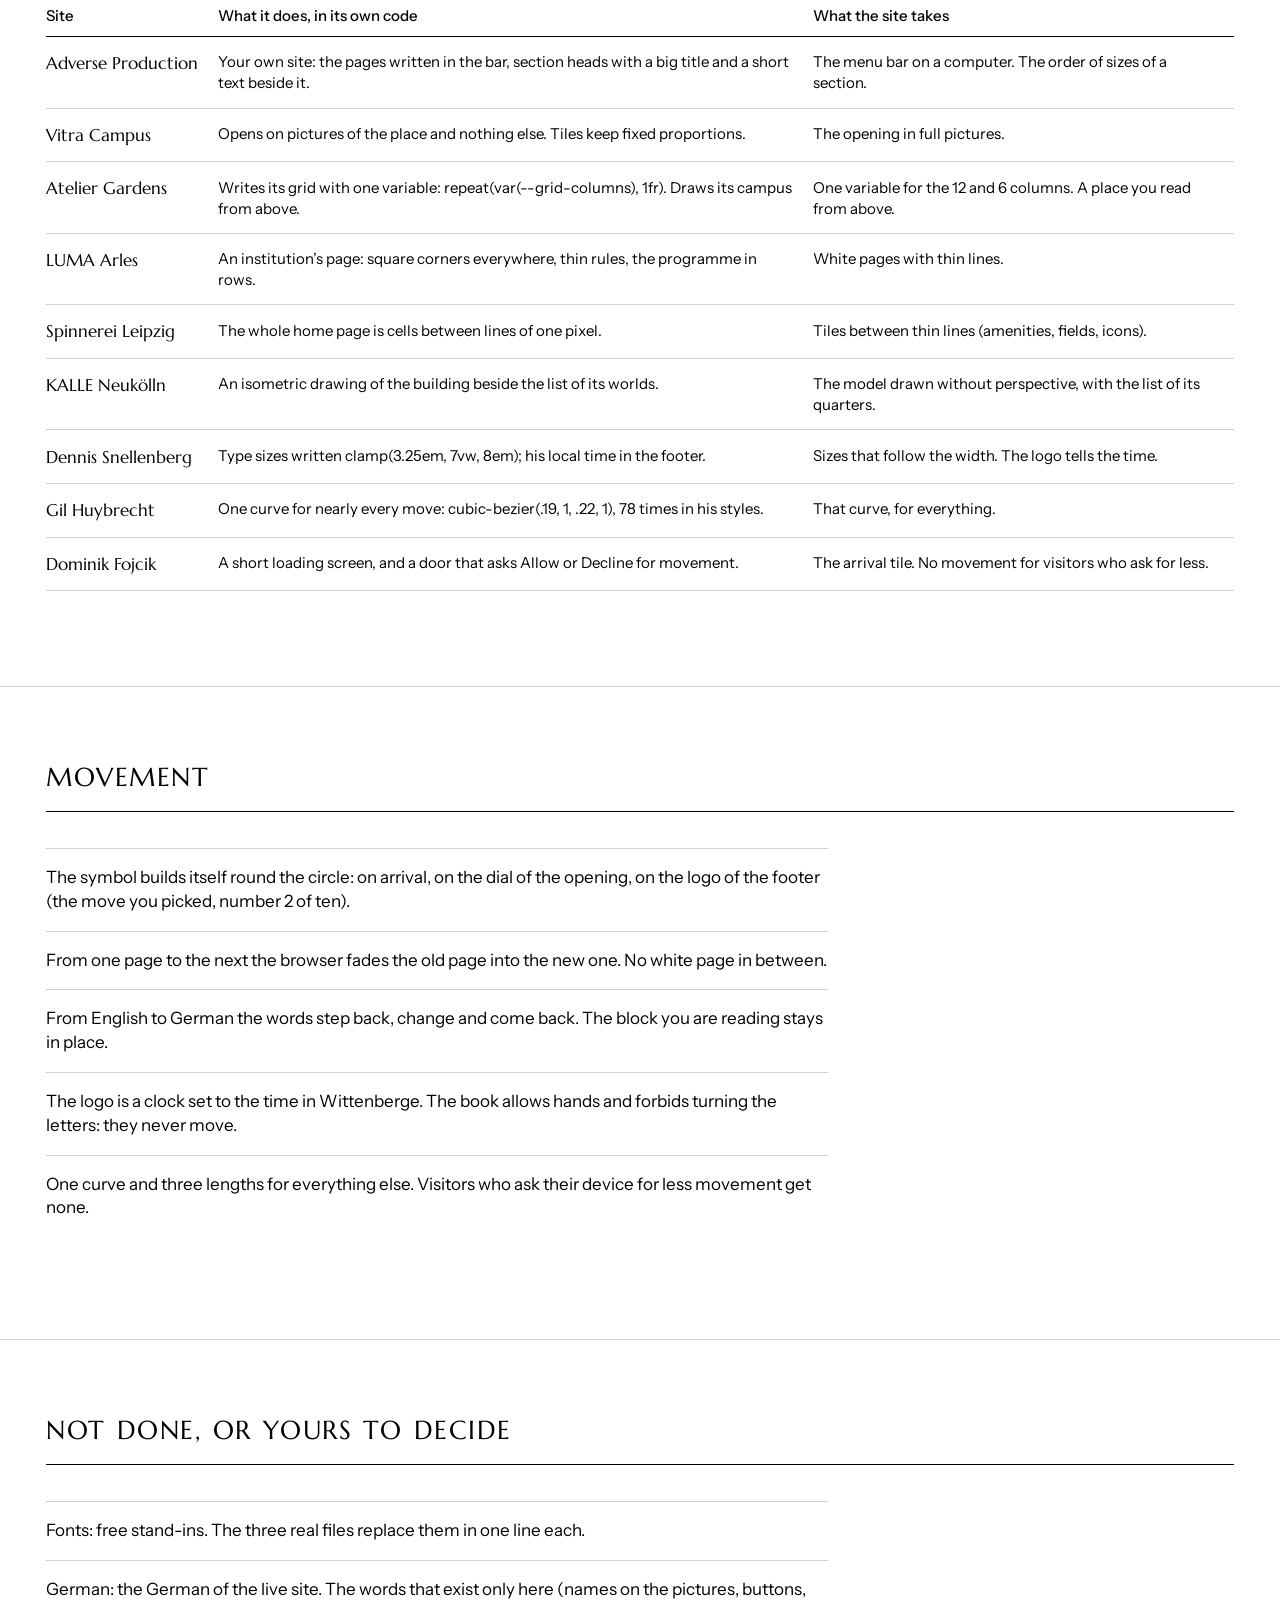
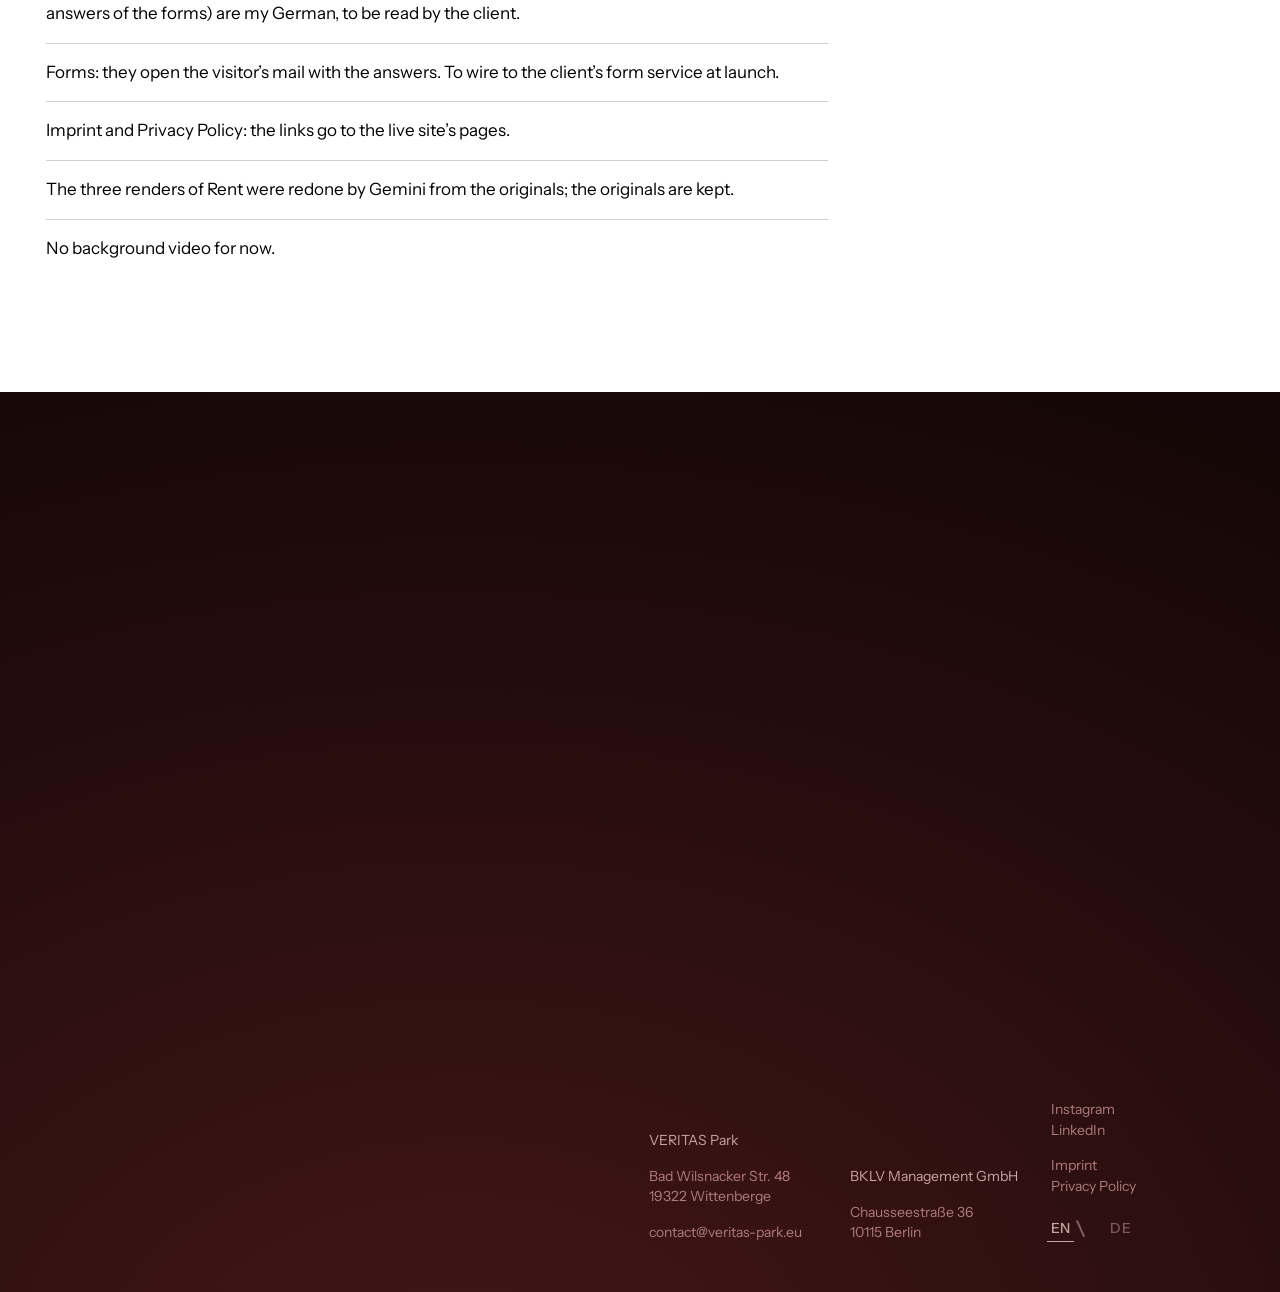
<file: presentation.html>
<!doctype html>
<html lang="en" class="at-top">
<head>
<meta charset="utf-8">
<meta name="viewport" content="width=device-width,initial-scale=1,viewport-fit=cover">
<meta name="theme-color" content="#000000">
<meta name="color-scheme" content="light only">
<title>Presentation, VERITAS</title>
<link rel="icon" href="img/favicon.svg">
<link rel="stylesheet" href="veritas.css?v=120">
<script>try{if(sessionStorage.getItem('v-bar')==='b')document.documentElement.classList.add('scrolled')}catch(e){}</script>
</head>
<!-- VERITAS, the presentation: every choice of the site, what it comes from and why. Written by hand, 23 Nov 2026. -->
<body class="v" data-hue="red">

<div class="gate" aria-hidden="true"><svg data-symbol viewBox="-40 -40 80 80"></svg></div>

<header class="head">
  <a class="logo" href="index.html" aria-label="VERITAS, home"><i class="mk"></i>
    <svg class="clock" viewBox="0 0 296 296.01" aria-hidden="true"><line class="hand" x1="148" y1="148.005" x2="148" y2="104.08" stroke="currentColor" stroke-width="5.04"/><line class="hand" x1="148" y1="148.005" x2="148" y2="71.61" stroke="currentColor" stroke-width="5.04"/></svg></a>
  <nav class="bar" aria-label="Pages"><a href="rent.html">Rent</a><a href="invest.html">Invest</a><a href="about.html">About</a><a href="news.html">News</a><a href="contact.html">Contact</a><span class="lang"><button type="button" data-lang="en" aria-pressed="true">EN</button><button type="button" data-lang="de" aria-pressed="false">DE</button></span></nav>
  <button class="menu-btn" aria-expanded="false" aria-controls="nav">Menu</button>
</header>
<nav class="nav dark" id="nav" aria-label="Menu" inert>
  <ul>
    <li><a class="sign one" href="rent.html" style="--i:0;--d:0ms"><i class="ic" style="--u:url(img/icons/space_to_rent.svg)"></i><span>Rent</span><svg class="curve" viewBox="0 0 100 100" aria-hidden="true"><path pathLength="1" d="M100 96.4A96.4 96.4 0 0 1 3.6 0"/></svg></a></li>
    <li><a class="sign one" href="invest.html" style="--i:1;--d:70ms"><i class="ic" style="--u:url(img/icons/economy.svg)"></i><span>Invest</span><svg class="curve" viewBox="0 0 100 100" aria-hidden="true"><path pathLength="1" d="M100 96.4A96.4 96.4 0 0 1 3.6 0"/></svg></a></li>
    <li><a class="sign one" href="about.html" style="--i:2;--d:140ms"><i class="ic" style="--u:url(img/icons/stairs.svg)"></i><span>About</span><svg class="curve" viewBox="0 0 100 100" aria-hidden="true"><path pathLength="1" d="M100 96.4A96.4 96.4 0 0 1 3.6 0"/></svg></a></li>
    <li><a class="sign one" href="news.html" style="--i:3;--d:210ms"><i class="ic" style="--u:url(img/icons/news.svg)"></i><span>News</span><svg class="curve" viewBox="0 0 100 100" aria-hidden="true"><path pathLength="1" d="M100 96.4A96.4 96.4 0 0 1 3.6 0"/></svg></a></li>
    <li><a class="sign one" href="contact.html" style="--i:4;--d:280ms"><i class="ic" style="--u:url(img/icons/mail.svg)"></i><span>Contact</span><svg class="curve" viewBox="0 0 100 100" aria-hidden="true"><path pathLength="1" d="M100 96.4A96.4 96.4 0 0 1 3.6 0"/></svg></a></li>
  </ul>
  <div class="foot"><a href="https://www.instagram.com/veritas.park/" target="_blank" rel="noopener">Instagram</a><a href="https://www.linkedin.com/company/veritaspark/" target="_blank" rel="noopener">LinkedIn</a><a href="mailto:contact@veritas-park.eu">contact@veritas-park.eu</a><span class="lang"><button type="button" data-lang="en" aria-pressed="true">EN</button><button type="button" data-lang="de" aria-pressed="false">DE</button></span></div>
</nav>

<main>

<section class="top2 plain" data-ground="dark">
  <div>
    <span class="t-brush reveal">Presentation</span>
    <h1 class="t-line reveal" style="--d:90ms">Every choice on the site, with what it comes from and <span class="pill">why</span></h1>
  </div>
</section>

<!-- what was asked, in his words, and where it is answered -->
<section class="white" data-ground="light">
  <div class="pg" style="border-top:0"><p class="t-label">What you asked, and where it is</p></div>
  <ul class="rows asks" style="padding:0 var(--m) calc(var(--row)*.7)">
    <li><a href="#colour"><span lang="fr">« respecter les codes couleurs, les gradients, tout ce sur quoi repose la marque »</span><span>Every colour, ramp and light is measured on the book. Nothing picked by eye.</span></a></li>
    <li><a href="#colour"><span lang="fr">« ce gradient, cet effet, dans la plupart des aspects du site »</span><span>The light of the book on the dark pages; the pill on the words that act.</span></a></li>
    <li><a href="#type"><span lang="fr">« continuer à utiliser les fonts ici », « les 12 [règles] dans la typographie »</span><span>Ulrich for headlines, the plain face for text, the brush for one to three words. The do’s and don’ts are checked on every page.</span></a></li>
    <li><a href="#type"><span lang="fr">« règle de layout, version Mac, ordinateur, téléphone »</span><span>12 columns, 6 on a phone. Press G on any page to see the grid.</span></a></li>
    <li><a href="#opening"><span lang="fr">« they really need to see images, each time an image of a place for the vocation of the space »</span><span>The opening: twelve full pictures, one per vocation.</span></a></li>
    <li><a href="#opening"><span lang="fr">« I love the circle thing that turns, do it better »</span><span>The wheel: twelve pictures on a dial, turned by hand.</span></a></li>
    <li><a href="icons.html"><span lang="fr">« des icônes inspirées des icônes qui existent », « on explique tout le processus de création »</span><span>The icons page: the recipe in four steps, the set, the signs.</span></a></li>
    <li><a href="#place"><span lang="fr">« un visuel de bâtiment avec plusieurs couleurs, le recréer en three.js »</span><span>The place in 3D, on the real ground, on Rent, Invest and About.</span></a></li>
    <li><a href="#plans"><span lang="fr">« the 3D idea of layers, 99% faithful to the sheets »</span><span>The nine floor plans as layers.</span></a></li>
    <li><a href="#sites"><span lang="fr">« utiliser l’outil du clonage et prendre 20 % de chaque site »</span><span>Nine sites read in their own code.</span></a></li>
    <li><a href="index.html"><span lang="fr">« recréer le site web qu’on a déjà cloné », « switching texts between English and German, instant »</span><span>Home, Rent, Invest, About, Contact and its two forms, with the words and pictures of the live site, in both languages.</span></a></li>
  </ul>
</section>

<!-- colour and light -->
<section class="white" data-ground="light" id="colour">
  <div class="pg"><p class="t-label">Colour and light</p>
    <p class="t-serif m why reveal">No colour is picked by eye. The nine hues, their four shades and the round light of the dark pages are read on the brand book, and the site is compared with the book by a tool.</p>
    <div class="t-body reveal" style="--d:90ms"><p>One hue per page, following the order of the book’s colour columns: Home red, Rent violet, Invest purple, About blue, Contact turquoise. The pill takes the hue of its page.</p></div></div>
  <div class="pshots">
    <figure style="--s:4" class="reveal"><img src="img/pres/cap_1.jpg" srcset="img/pres/m/cap_1.jpg 1280w, img/pres/cap_1.jpg 1400w" alt="" loading="lazy"><figcaption><b>You gave: the colour page of the book</b>Each hue is one ramp: dark, muted, bright, pastel. Read on the page: dark to 30.5 %, muted at 55 %, bright at 66.8 %, pastel from 83.7 %.</figcaption></figure>
    <figure style="--s:4" class="reveal"><img src="img/pres/cap_7.jpg" alt="" loading="lazy"><figcaption><b>You gave: the take action line</b>The light comes from the bottom left corner. The pill runs from 481E1E to 7A4B4B, its words are D58F8F, its corners 12 % of its height.</figcaption></figure>
    <figure style="--s:4" class="reveal"><img src="img/pres/our_fields.jpg" srcset="img/pres/m/our_fields.jpg 1280w, img/pres/our_fields.jpg 1400w" alt="" loading="lazy"><figcaption><b>On the site: Fields of Innovation</b>Each field carries its colour column on its edge and lights up in its hue, from the bottom left corner like the book’s light.</figcaption></figure>
  </div>
</section>

<!-- type and layout -->
<section class="white" data-ground="light" id="type">
  <div class="pg"><p class="t-label">Type and layout</p>
    <p class="t-serif m why reveal">The pages of the site are set like the pages of the book itself: the name of a block in Ulrich capitals on a thin line, a large headline, a narrow column of text beside it.</p>
    <div class="t-body reveal" style="--d:90ms"><p>A long sentence is set smaller than a short one, in English and in German. Nothing is aligned to the right, no body text is in capitals, the brush face carries three words at most, the line height is 140 %. The fonts are free stand-ins (Marcellus, Instrument Sans, Gochi Hand) until the three real files are bought.</p></div></div>
  <div class="pshots">
    <figure style="--s:4" class="reveal"><img src="img/pres/cap_2.jpg" srcset="img/pres/m/cap_2.jpg 1280w, img/pres/cap_2.jpg 1400w" alt="" loading="lazy"><figcaption><b>You gave: Ulrich</b></figcaption></figure>
    <figure style="--s:4" class="reveal"><img src="img/pres/cap_5.jpg" srcset="img/pres/m/cap_5.jpg 1280w, img/pres/cap_5.jpg 1400w" alt="" loading="lazy"><figcaption><b>You gave: the do’s and don’ts</b></figcaption></figure>
    <figure style="--s:4" class="reveal"><img src="img/pres/cap_6.jpg" srcset="img/pres/m/cap_6.jpg 1280w, img/pres/cap_6.jpg 1400w" alt="" loading="lazy"><figcaption><b>You gave: the layout rule</b>12 columns like the 12 hours, 6 in portrait.</figcaption></figure>
  </div>
</section>

<!-- the opening and the wheel -->
<section class="white" data-ground="light" id="opening">
  <div class="pg"><p class="t-label">The opening and the wheel</p>
    <p class="t-serif m why reveal">A visitor sees the place first. Twelve full pictures, one per vocation, like the twelve hours; then the same twelve on a dial that turns by hand.</p>
    <div class="t-body reveal" style="--d:90ms"><p>The vocation of each picture comes from the number of the building in the photograph’s file name on the live site, and from what the press and the floor plans say of that building. The dial of the opening is the symbol, and it moves with the move chosen on 20 November. The book had already drawn pictures on an arc for the website (p37).</p></div></div>
  <div class="pshots">
    <figure style="--s:6" class="reveal"><a href="index.html"><img src="img/pres/our_home.jpg" srcset="img/pres/m/our_home.jpg 1280w, img/pres/our_home.jpg 1400w" alt="" loading="lazy"></a><figcaption><b>The opening</b>Seen elsewhere: Vitra Campus, LUMA Arles and Zollverein open on pictures of the place. The two buttons are wall signs.</figcaption></figure>
    <figure style="--s:6" class="reveal"><a href="index.html#spaces"><img src="img/pres/our_wheel.jpg" srcset="img/pres/m/our_wheel.jpg 1280w, img/pres/our_wheel.jpg 1400w" alt="" loading="lazy"></a><figcaption><b>The wheel</b>It has weight: let go and it settles on an hour. The picture at 12 opens to the full screen.</figcaption></figure>
  </div>
</section>

<!-- icons and signs -->
<section class="white" data-ground="light">
  <div class="pg"><p class="t-label">Icons and signs</p>
    <p class="t-serif m why reveal">The six icons of the book are used as they are. Thirty-two more are drawn on the same square. Buttons and menu lines are the wall signs of the book.</p>
    <div class="t-body reveal" style="--d:90ms"><p>On a sign the icon stands on a long line, the word sits on it in capitals, and the line ends in a quarter curve. On the site that line and its curve are drawn in one stroke.</p></div></div>
  <div class="pshots">
    <figure style="--s:4" class="reveal"><img src="img/pres/cap_3.jpg" srcset="img/pres/m/cap_3.jpg 1280w, img/pres/cap_3.jpg 1400w" alt="" loading="lazy"><figcaption><b>You gave: the icons page of the book</b>A square of 100, a line of 5, a grid of 2.5, the circle and the twelve rays of the logo.</figcaption></figure>
    <figure style="--s:4" class="reveal"><a href="icons.html"><img src="img/pres/our_icons.jpg" srcset="img/pres/m/our_icons.jpg 1280w, img/pres/our_icons.jpg 1400w" alt="" loading="lazy"></a><figcaption><b>The icons page</b>How an icon is made, step by step.</figcaption></figure>
    <figure style="--s:4" class="reveal"><img src="img/pres/our_phone_menu.jpg" alt="" loading="lazy" style="max-height:70vh;width:auto"><figcaption><b>The menu of a phone</b>Five wall signs.</figcaption></figure>
  </div>
</section>

<!-- the place in 3D -->
<section class="white" data-ground="light" id="place">
  <div class="pg"><p class="t-label">The place, in 3D</p>
    <p class="t-serif m why reveal">The coloured map of the live site, rebuilt as a model that stands on the real ground.</p>
    <div class="t-body reveal" style="--d:90ms"><p>The outlines of the buildings, the Stepenitz and the harbour, the streets, the railway and the rows of trees come from OpenStreetMap. The numbers of the buildings and the six quarters come from the plan of the live site, laid on that map. The clock tower, the chimneys and the letters on the roof are modelled on the photographs. Which quarter covers which part of the plan is my reading of the map.</p></div></div>
  <div class="pshots">
    <figure style="--s:4" class="reveal"><img src="img/pres/live_map.jpg" srcset="img/pres/m/live_map.jpg 1280w, img/pres/live_map.jpg 1400w" alt="" loading="lazy"><figcaption><b>The map of the live site</b>Six quarters, their names and their lists.</figcaption></figure>
    <figure style="--s:4" class="reveal"><a href="rent.html"><img src="img/pres/our_urb.jpg" srcset="img/pres/m/our_urb.jpg 1280w, img/pres/our_urb.jpg 1400w" alt="" loading="lazy"></a><figcaption><b>On the site</b>The wheel zooms, a drag moves, a click on a quarter or a building flies there. Seen elsewhere: KALLE Neukölln and Atelier Gardens draw their place from above.</figcaption></figure>
    <figure style="--s:4" class="reveal"><img src="img/pres/our_urb_close.jpg" srcset="img/pres/m/our_urb_close.jpg 1280w, img/pres/our_urb_close.jpg 1400w" alt="" loading="lazy"><figcaption><b>Closer</b>Brick, render and bitumen; windows bay by bay; the clock shows the time in Wittenberge.</figcaption></figure>
  </div>
</section>

<!-- the floor plans -->
<section class="white" data-ground="light" id="plans">
  <div class="pg"><p class="t-label">The floor plans</p>
    <p class="t-serif m why reveal">The nine plans of the live site are the nine floors of one building, so they stand one above the other. The drawings are untouched.</p>
    <div class="t-body reveal" style="--d:90ms"><p>Point at a floor and its sheet slides out of the stack. Click it and it comes flat and large, to be read and zoomed.</p></div></div>
  <div class="pshots">
    <figure style="--s:6" class="reveal"><a href="rent.html#plans"><img src="img/pres/our_floors.jpg" srcset="img/pres/m/our_floors.jpg 1280w, img/pres/our_floors.jpg 1400w" alt="" loading="lazy"></a><figcaption><b>Rent, floor plans</b></figcaption></figure>
    <figure style="--s:6" class="reveal"><a href="contact.html"><img src="img/pres/our_contact.jpg" srcset="img/pres/m/our_contact.jpg 1280w, img/pres/our_contact.jpg 1400w" alt="" loading="lazy"></a><figcaption><b>Contact</b>The dial of the form: its twelve ticks come on as the questions are answered.</figcaption></figure>
  </div>
</section>

<!-- a part of each site -->
<section class="white" data-ground="light" id="sites">
  <div class="pg"><p class="t-label">A part of each site</p>
    <table class="ptable" style="grid-column:1/-1"><thead><tr><th>Site</th><th>What it does, in its own code</th><th>What the site takes</th></tr></thead><tbody>
      <tr><td>Adverse Production</td><td>Your own site: the pages written in the bar, section heads with a big title and a short text beside it.</td><td>The menu bar on a computer. The order of sizes of a section.</td></tr>
      <tr><td>Vitra Campus</td><td>Opens on pictures of the place and nothing else. Tiles keep fixed proportions.</td><td>The opening in full pictures.</td></tr>
      <tr><td>Atelier Gardens</td><td>Writes its grid with one variable: repeat(var(--grid-columns), 1fr). Draws its campus from above.</td><td>One variable for the 12 and 6 columns. A place you read from above.</td></tr>
      <tr><td>LUMA Arles</td><td>An institution’s page: square corners everywhere, thin rules, the programme in rows.</td><td>White pages with thin lines.</td></tr>
      <tr><td>Spinnerei Leipzig</td><td>The whole home page is cells between lines of one pixel.</td><td>Tiles between thin lines (amenities, fields, icons).</td></tr>
      <tr><td>KALLE Neukölln</td><td>An isometric drawing of the building beside the list of its worlds.</td><td>The model drawn without perspective, with the list of its quarters.</td></tr>
      <tr><td>Dennis Snellenberg</td><td>Type sizes written clamp(3.25em, 7vw, 8em); his local time in the footer.</td><td>Sizes that follow the width. The logo tells the time.</td></tr>
      <tr><td>Gil Huybrecht</td><td>One curve for nearly every move: cubic-bezier(.19, 1, .22, 1), 78 times in his styles.</td><td>That curve, for everything.</td></tr>
      <tr><td>Dominik Fojcik</td><td>A short loading screen, and a door that asks Allow or Decline for movement.</td><td>The arrival tile. No movement for visitors who ask for less.</td></tr>
    </tbody></table></div>
</section>

<!-- movement -->
<section class="white" data-ground="light">
  <div class="pg"><p class="t-label">Movement</p>
    <ul class="rows plain" style="grid-column:1/9">
      <li>The symbol builds itself round the circle: on arrival, on the dial of the opening, on the logo of the footer (the move you picked, number 2 of ten).</li>
      <li>From one page to the next the browser fades the old page into the new one. No white page in between.</li>
      <li>From English to German the words step back, change and come back. The block you are reading stays in place.</li>
      <li>The logo is a clock set to the time in Wittenberge. The book allows hands and forbids turning the letters: they never move.</li>
      <li>One curve and three lengths for everything else. Visitors who ask their device for less movement get none.</li>
    </ul></div>
</section>

<!-- not done, or to decide -->
<section class="white" data-ground="light">
  <div class="pg"><p class="t-label">Not done, or yours to decide</p>
    <ul class="rows plain" style="grid-column:1/9">
      <li>Fonts: free stand-ins. The three real files replace them in one line each.</li>
      <li>German: the German of the live site. The words that exist only here (names on the pictures, buttons, answers of the forms) are my German, to be read by the client.</li>
      <li>Forms: they open the visitor’s mail with the answers. To wire to the client’s form service at launch.</li>
      <li>Imprint and Privacy Policy: the links go to the live site’s pages.</li>
      <li>The three renders of Rent were redone by Gemini from the originals; the originals are kept.</li>
      <li>No background video for now.</li>
    </ul></div>
</section>

</main>

<footer class="footer dark end" data-ground="dark">
  <div class="g">
    <div class="c logo" style="--s:5;--sp:6"><i class="mk"></i></div>
    <div class="c col" style="--s:2;--sp:3;--at:7"><b>VERITAS Park</b><p>Bad Wilsnacker Str. 48<br>19322 Wittenberge</p><p><a href="mailto:contact@veritas-park.eu">contact@veritas-park.eu</a></p></div>
    <div class="c col" style="--s:2;--sp:3"><b>BKLV Management GmbH</b><p>Chausseestraße 36<br>10115 Berlin</p></div>
    <div class="c col" style="--s:2;--sp:6"><a href="https://www.instagram.com/veritas.park/" target="_blank" rel="noopener">Instagram</a><a href="https://www.linkedin.com/company/veritaspark/" target="_blank" rel="noopener">LinkedIn</a><p><a href="imprint.html">Imprint</a><a href="privacy.html">Privacy Policy</a></p><span class="lang"><button type="button" data-lang="en" aria-pressed="true">EN</button><button type="button" data-lang="de" aria-pressed="false">DE</button></span></div>
  </div>
</footer>

<script src="veritas.js?v=74"></script>
<script src="symbol.js?v=43"></script>
<script src="de.js?v=31"></script>
<script src="i18n.js?v=57" defer></script>
</body>
</html>
</file>
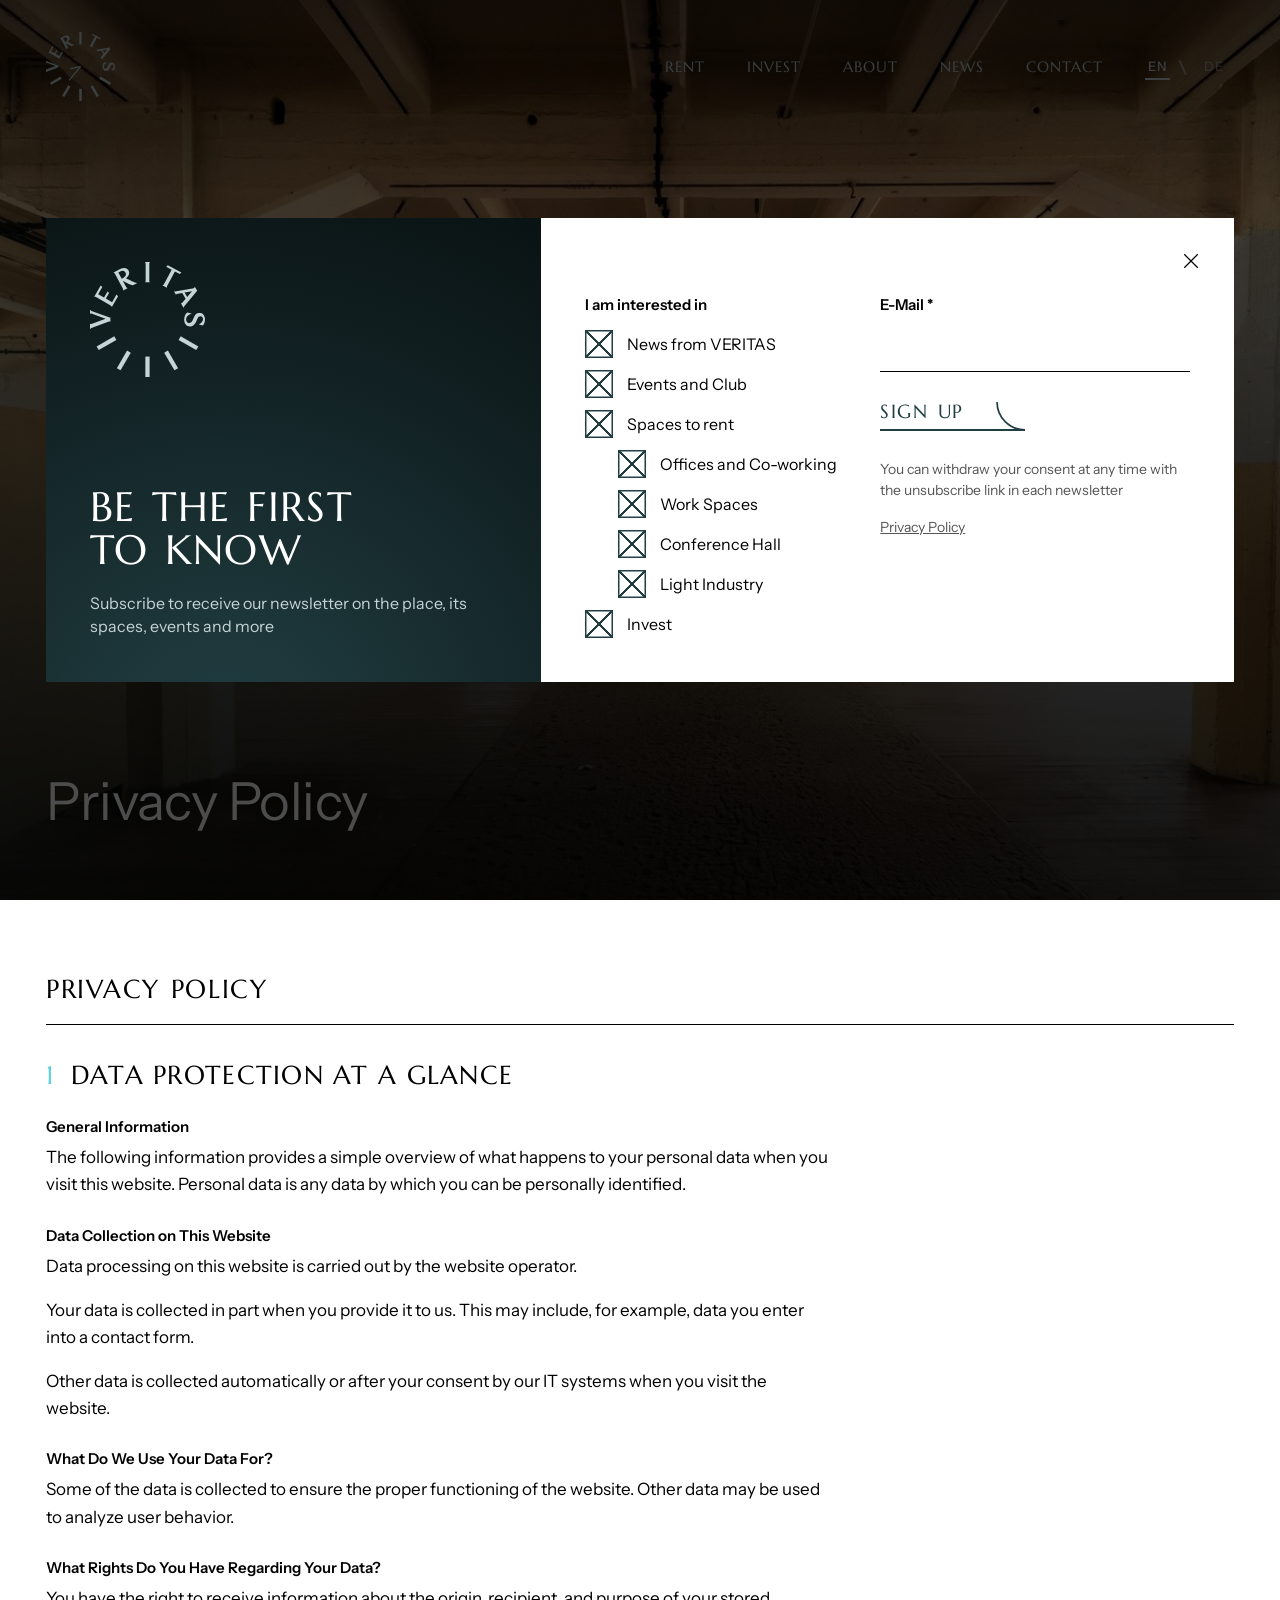
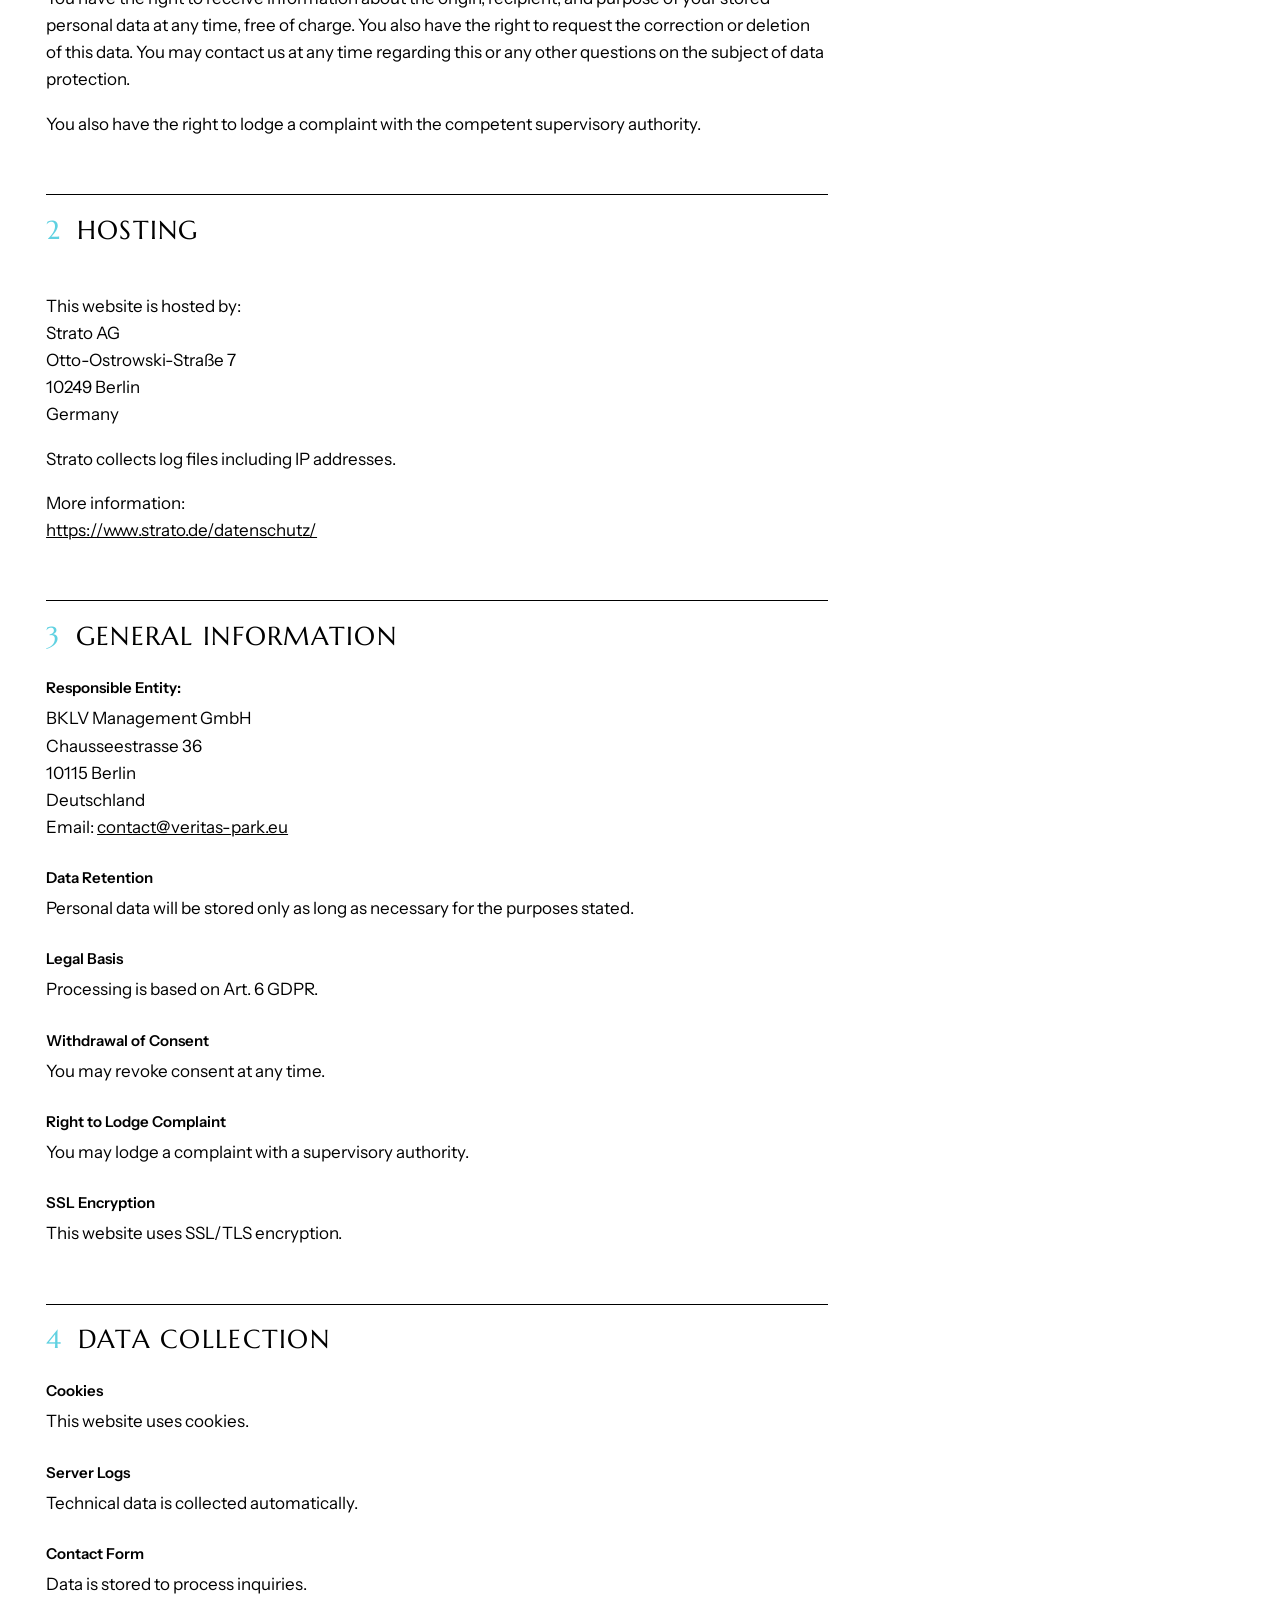
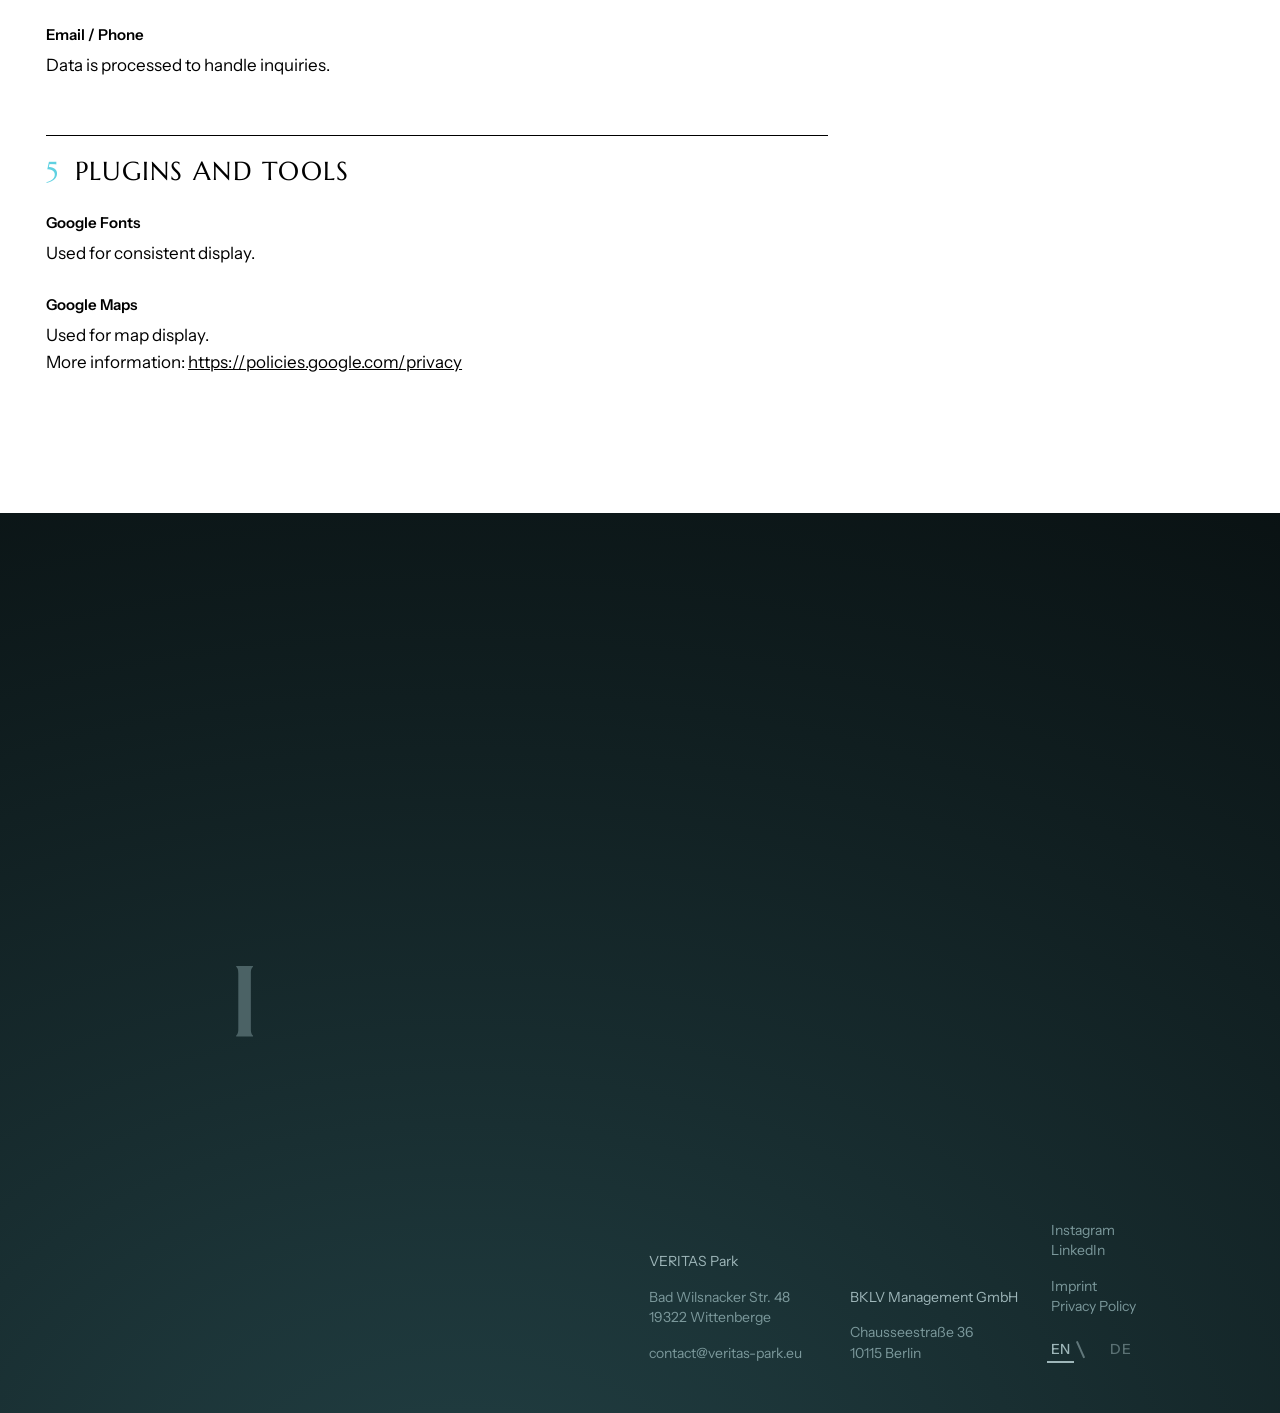
<file: privacy.html>
<!doctype html>
<html lang="en" class="at-top">
<head>
<meta charset="utf-8">
<meta name="viewport" content="width=device-width,initial-scale=1,viewport-fit=cover">
<meta name="theme-color" content="#000000">
<meta name="color-scheme" content="light only">
<title>Privacy Policy, VERITAS</title>
<link rel="icon" href="img/favicon.svg">
<link rel="stylesheet" href="veritas.css?v=120">
<script>try{if(sessionStorage.getItem('v-bar')==='b')document.documentElement.classList.add('scrolled')}catch(e){}</script>
</head>
<!-- VERITAS, the Privacy Policy. Words: veritas-park.eu/datenschutz and /de/datenschutz, as they stand. Written 23 Nov 2026. -->
<body class="v" data-hue="turquoise">

<div class="gate" aria-hidden="true"><svg data-symbol viewBox="-40 -40 80 80"></svg></div>

<header class="head">
  <a class="logo" href="index.html" aria-label="VERITAS, home"><i class="mk"></i>
    <svg class="clock" viewBox="0 0 296 296.01" aria-hidden="true"><line class="hand" x1="148" y1="148.005" x2="148" y2="104.08" stroke="currentColor" stroke-width="5.04"/><line class="hand" x1="148" y1="148.005" x2="148" y2="71.61" stroke="currentColor" stroke-width="5.04"/></svg></a>
  <nav class="bar" aria-label="Pages"><a href="rent.html">Rent</a><a href="invest.html">Invest</a><a href="about.html">About</a><a href="news.html">News</a><a href="contact.html">Contact</a><span class="lang"><button type="button" data-lang="en" aria-pressed="true">EN</button><button type="button" data-lang="de" aria-pressed="false">DE</button></span></nav>
  <button class="menu-btn" aria-expanded="false" aria-controls="nav">Menu</button>
</header>
<nav class="nav dark" id="nav" aria-label="Menu" inert>
  <ul>
    <li><a class="sign one" href="rent.html" style="--i:0;--d:0ms"><i class="ic" style="--u:url(img/icons/space_to_rent.svg)"></i><span>Rent</span><svg class="curve" viewBox="0 0 100 100" aria-hidden="true"><path pathLength="1" d="M100 96.4A96.4 96.4 0 0 1 3.6 0"/></svg></a></li>
    <li><a class="sign one" href="invest.html" style="--i:1;--d:70ms"><i class="ic" style="--u:url(img/icons/economy.svg)"></i><span>Invest</span><svg class="curve" viewBox="0 0 100 100" aria-hidden="true"><path pathLength="1" d="M100 96.4A96.4 96.4 0 0 1 3.6 0"/></svg></a></li>
    <li><a class="sign one" href="about.html" style="--i:2;--d:140ms"><i class="ic" style="--u:url(img/icons/stairs.svg)"></i><span>About</span><svg class="curve" viewBox="0 0 100 100" aria-hidden="true"><path pathLength="1" d="M100 96.4A96.4 96.4 0 0 1 3.6 0"/></svg></a></li>
    <li><a class="sign one" href="news.html" style="--i:3;--d:210ms"><i class="ic" style="--u:url(img/icons/news.svg)"></i><span>News</span><svg class="curve" viewBox="0 0 100 100" aria-hidden="true"><path pathLength="1" d="M100 96.4A96.4 96.4 0 0 1 3.6 0"/></svg></a></li>
    <li><a class="sign one" href="contact.html" style="--i:4;--d:280ms"><i class="ic" style="--u:url(img/icons/mail.svg)"></i><span>Contact</span><svg class="curve" viewBox="0 0 100 100" aria-hidden="true"><path pathLength="1" d="M100 96.4A96.4 96.4 0 0 1 3.6 0"/></svg></a></li>
  </ul>
  <div class="foot"><a href="https://www.instagram.com/veritas.park/" target="_blank" rel="noopener">Instagram</a><a href="https://www.linkedin.com/company/veritaspark/" target="_blank" rel="noopener">LinkedIn</a><a href="mailto:contact@veritas-park.eu">contact@veritas-park.eu</a><span class="lang"><button type="button" data-lang="en" aria-pressed="true">EN</button><button type="button" data-lang="de" aria-pressed="false">DE</button></span></div>
</nav>

<main>

<section class="top2" data-ground="dark">
  <img src="img/place/b13_219.jpg" srcset="img/place/m/b13_219.jpg 1280w, img/place/b13_219.jpg 2000w" alt="" fetchpriority="high">
  <div><h1 class="t-line reveal">Privacy Policy</h1></div>
</section>

<section class="pg white legal" data-ground="light" style="border-top:0">
  <p class="t-label">Privacy Policy</p>
  <div class="legal-txt" data-l="en">
<h2><i>1</i>Data Protection at a Glance</h2><h3>General Information</h3>
<p>The following information provides a simple overview of what happens to your personal data when you visit this website. Personal data is any data by which you can be personally identified.</p>
<h3>Data Collection on This Website</h3>
<p>Data processing on this website is carried out by the website operator.</p>
<p>Your data is collected in part when you provide it to us. This may include, for example, data you enter into a contact form.</p>
<p>Other data is collected automatically or after your consent by our IT systems when you visit the website.</p>
<h3>What Do We Use Your Data For?</h3>
<p>Some of the data is collected to ensure the proper functioning of the website. Other data may be used to analyze user behavior.</p>
<h3>What Rights Do You Have Regarding Your Data?</h3>
<p>You have the right to receive information about the origin, recipient, and purpose of your stored personal data at any time, free of charge. You also have the right to request the correction or deletion of this data. You may contact us at any time regarding this or any other questions on the subject of data protection.</p>
<p>You also have the right to lodge a complaint with the competent supervisory authority.</p><h2><i>2</i>Hosting</h2><br>
<p>This website is hosted by:<br>
Strato AG<br> Otto-Ostrowski-Straße 7<br> 10249 Berlin<br>Germany</p>
<p>Strato collects log files including IP addresses.</p>
<p>More information:<br> <a href="https://www.strato.de/datenschutz/" target="_blank" rel="noopener">https://www.strato.de/datenschutz/</a></p>
<h2><i>3</i>General Information</h2><h3>Responsible Entity:</h3>
<p>BKLV Management GmbH<br> Chausseestrasse 36<br> 10115 Berlin<br> Deutschland<br>
Email: <a href="mailto:contact@veritas-park.eu">contact@veritas-park.eu</a></p>
<h3>Data Retention</h3>
<p>Personal data will be stored only as long as necessary for the purposes stated.</p>
<h3>Legal Basis</h3>
<p>Processing is based on Art. 6 GDPR.</p>
<h3>Withdrawal of Consent</h3>
<p>You may revoke consent at any time.</p>
<h3>Right to Lodge Complaint</h3>
<p>You may lodge a complaint with a supervisory authority.</p>
<h3>SSL Encryption</h3>
<p>This website uses SSL/TLS encryption.</p><h2><i>4</i>Data Collection</h2><h3>Cookies</h3>
<p>This website uses cookies.</p>
<h3>Server Logs</h3>
<p>Technical data is collected automatically.</p>
<h3>Contact Form</h3>
<p>Data is stored to process inquiries.</p>
<h3>Email / Phone</h3>
<p>Data is processed to handle inquiries.</p><h2><i>5</i>Plugins and Tools</h2><h3>Google Fonts</h3>
<p>Used for consistent display.</p>
<h3>Google Maps</h3>
<p>Used for map display.<br>
More information: <a href="https://policies.google.com/privacy" target="_blank" rel="noopener">https://policies.google.com/privacy</a></p>
  </div>
  <div class="legal-txt" data-l="de">
<h2><i>1</i>Datenschutz auf einen Blick</h2><h3>Allgemeine Informationen</h3>
<p>Die folgenden Informationen geben einen einfachen Überblick darüber, was mit Ihren personenbezogenen Daten geschieht, wenn Sie diese Website besuchen. Personenbezogene Daten sind alle Daten, anhand derer Sie persönlich identifiziert werden können.</p>
<h3>Datenerhebung auf dieser Website</h3>
<p>Die Datenverarbeitung auf dieser Website erfolgt durch den Betreiber der Website.</p>
<p>Ihre Daten werden zum Teil erfasst, wenn Sie uns diese zur Verfügung stellen. Dazu können beispielsweise Daten gehören, die Sie in ein Kontaktformular eingeben.</p>
<p>Weitere Daten werden beim Besuch der Website automatisch oder nach Ihrer Einwilligung von unseren IT-Systemen erfasst.</p>
<h3>Wofür verwenden wir Ihre Daten?</h3>
<p>Ein Teil der Daten wird erfasst, um das ordnungsgemäße Funktionieren der Website zu gewährleisten. Andere Daten können zur Analyse des Nutzerverhaltens verwendet werden.</p>
<h3>Welche Rechte haben Sie in Bezug auf Ihre Daten?</h3>
<p>Sie haben das Recht, jederzeit kostenlos Auskunft über die Herkunft, den Empfänger und den Zweck Ihrer gespeicherten personenbezogenen Daten zu erhalten. Sie haben außerdem das Recht, die Berichtigung oder Löschung dieser Daten zu verlangen. Bei Fragen hierzu oder zu anderen Themen rund um den Datenschutz können Sie sich jederzeit an uns wenden.</p>
<p>Sie haben außerdem das Recht, eine Beschwerde bei der zuständigen Aufsichtsbehörde einzureichen.</p><h2><i>2</i>Hosting</h2><br>
<p>Diese Website wird gehostet von:<br>
Strato AG<br> Otto-Ostrowski-Straße 7<br> 10249 Berlin<br>Deutschland</p>
<p>Strato erfasst Protokolldateien, einschließlich IP-Adressen.</p>
<p>Weitere Informationen:<br> <a href="https://www.strato.de/datenschutz/" target="_blank" rel="noopener">https://www.strato.de/datenschutz/</a></p>
<h2><i>3</i>Allgemeine Informationen</h2><h3>Zuständige Stelle:</h3>
<p>BKLV Management GmbH<br> Chausseestraße 36<br> 10115 Berlin<br> Deutschland<br>
E-Mail: <a href="mailto:contact@veritas-park.eu">contact@veritas-park.eu</a></p>
<h3>Datenaufbewahrung</h3>
<p>Personenbezogene Daten werden nur so lange gespeichert, wie es für die angegebenen Zwecke erforderlich ist.</p>
<h3>Rechtsgrundlage</h3>
<p>Die Verarbeitung erfolgt auf der Grundlage von Art. 6 DSGVO.</p>
<h3>Widerruf der Einwilligung</h3>
<p>Sie können Ihre Einwilligung jederzeit widerrufen.</p>
<h3>Recht auf Einreichung einer Beschwerde</h3>
<p>Sie können bei einer Aufsichtsbehörde Beschwerde einlegen.</p>
<h3>SSL-Verschlüsselung</h3>
<p>Diese Website verwendet SSL/TLS-Verschlüsselung.</p><h2><i>4</i>Datenerhebung</h2><h3>Cookies</h3>
<p>Diese Website verwendet Cookies.</p>
<h3>Serverprotokolle</h3>
<p>Technische Daten werden automatisch erfasst.</p>
<h3>Kontaktformular</h3>
<p>Die Daten werden zur Bearbeitung von Anfragen gespeichert.</p>
<h3>E-Mail / Telefon</h3>
<p>Die Daten werden zur Bearbeitung von Anfragen verarbeitet.</p><h2><i>5</i>Plugins und Tools</h2><h3>Google Fonts</h3>
<p>Wird zur einheitlichen Darstellung verwendet.</p>
<h3>Google Maps</h3>
<p>Wird zur Kartendarstellung verwendet.<br>
Weitere Informationen: <a href="https://policies.google.com/privacy" target="_blank" rel="noopener">https://policies.google.com/privacy</a></p>
  </div>
</section>

</main>

<footer class="footer dark end" data-ground="dark">
  <div class="g">
    <div class="c logo" style="--s:5;--sp:6"><i class="mk"></i></div>
    <div class="c col" style="--s:2;--sp:3;--at:7"><b>VERITAS Park</b><p>Bad Wilsnacker Str. 48<br>19322 Wittenberge</p><p><a href="mailto:contact@veritas-park.eu">contact@veritas-park.eu</a></p></div>
    <div class="c col" style="--s:2;--sp:3"><b>BKLV Management GmbH</b><p>Chausseestraße 36<br>10115 Berlin</p></div>
    <div class="c col" style="--s:2;--sp:6"><a href="https://www.instagram.com/veritas.park/" target="_blank" rel="noopener">Instagram</a><a href="https://www.linkedin.com/company/veritaspark/" target="_blank" rel="noopener">LinkedIn</a><p><a href="imprint.html">Imprint</a><a href="privacy.html">Privacy Policy</a></p><span class="lang"><button type="button" data-lang="en" aria-pressed="true">EN</button><button type="button" data-lang="de" aria-pressed="false">DE</button></span></div>
  </div>
</footer>

<script src="veritas.js?v=74"></script>
<script src="symbol.js?v=43"></script>
<script src="de.js?v=31"></script>
<script src="i18n.js?v=57" defer></script>
</body>
</html>
</file>
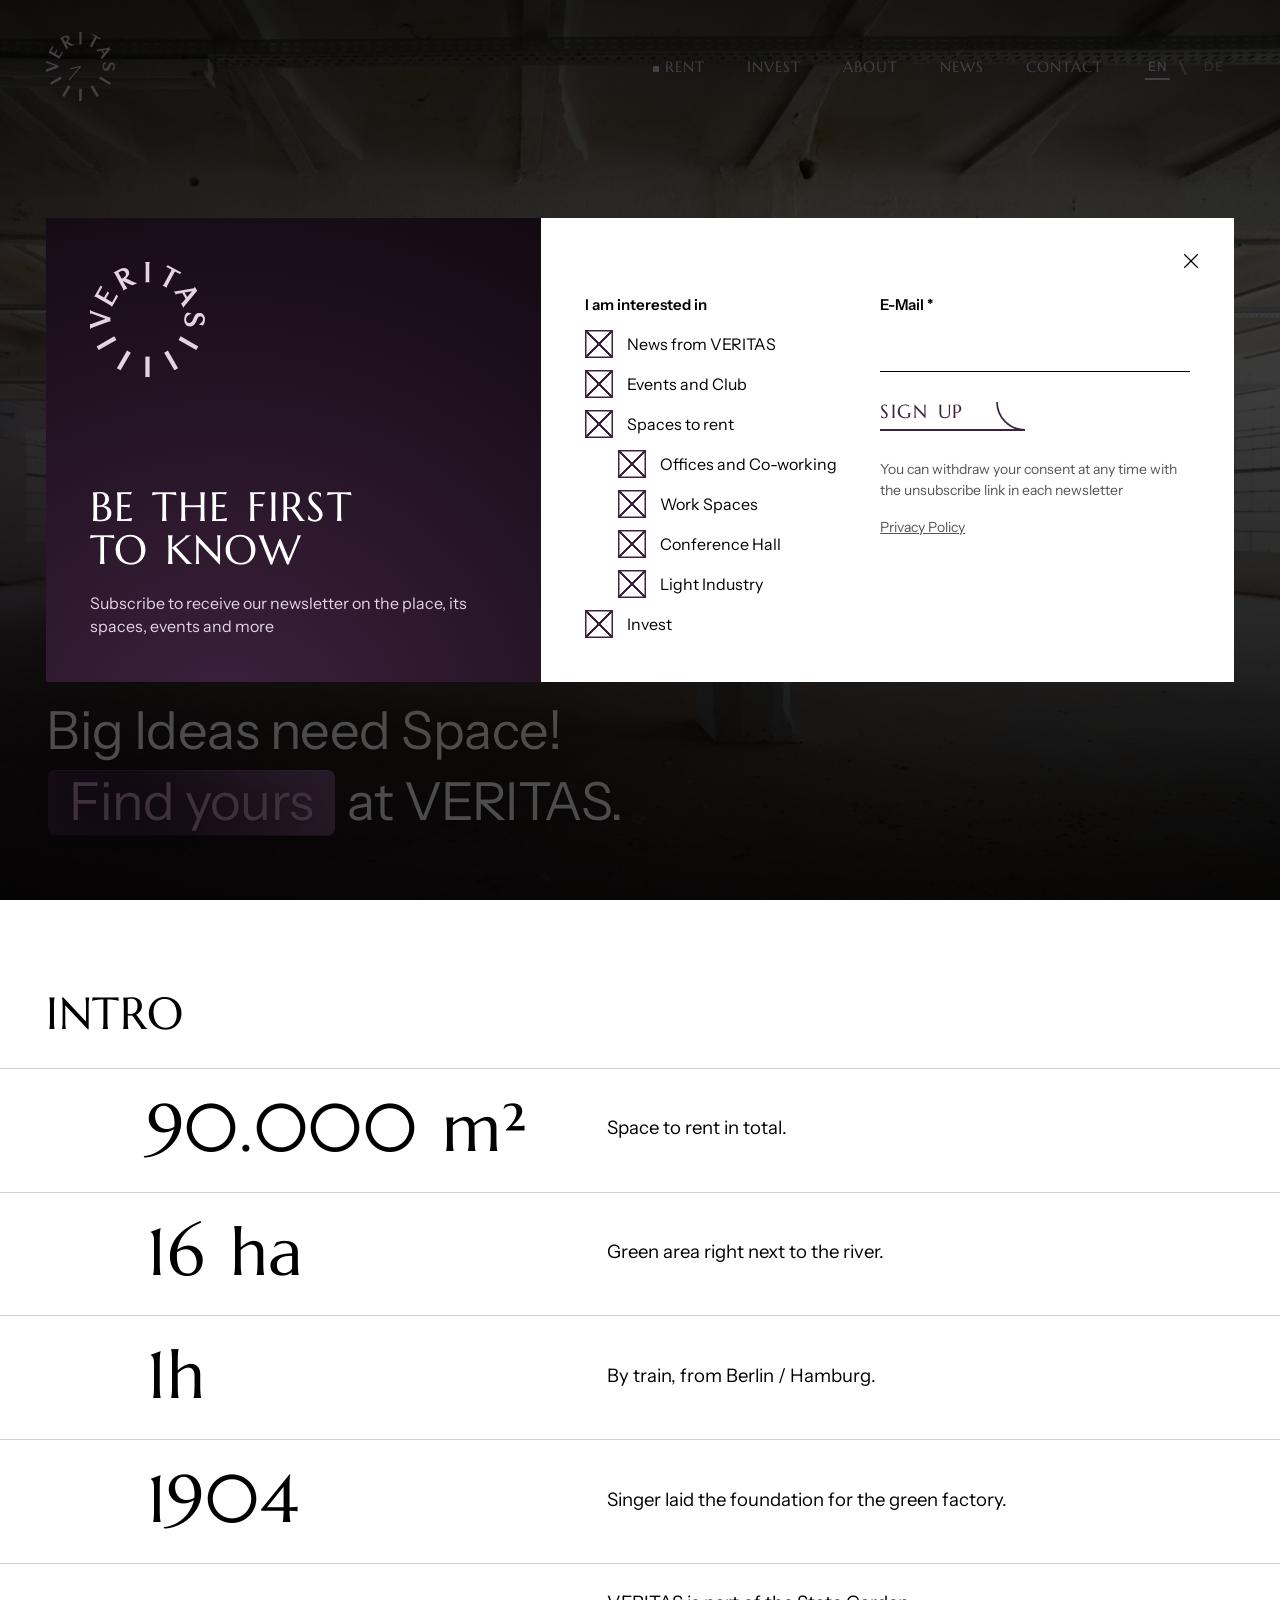
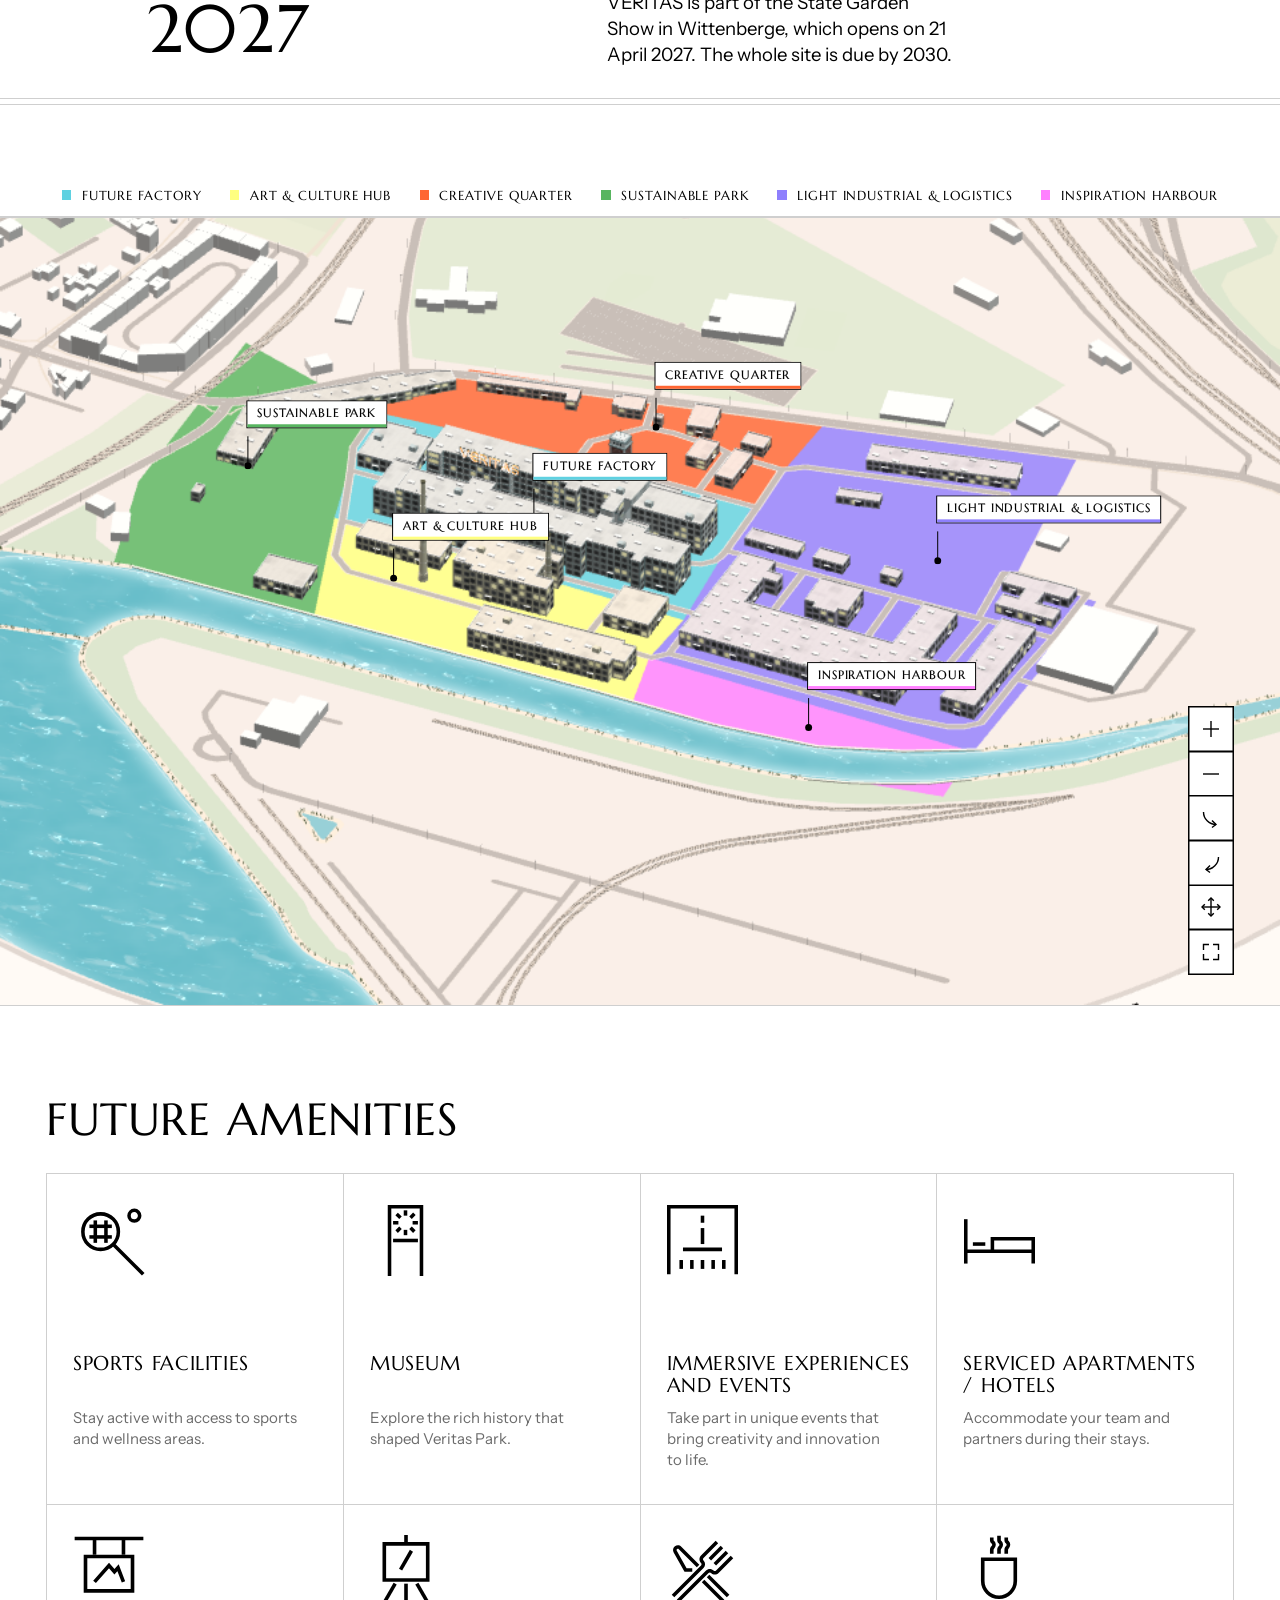
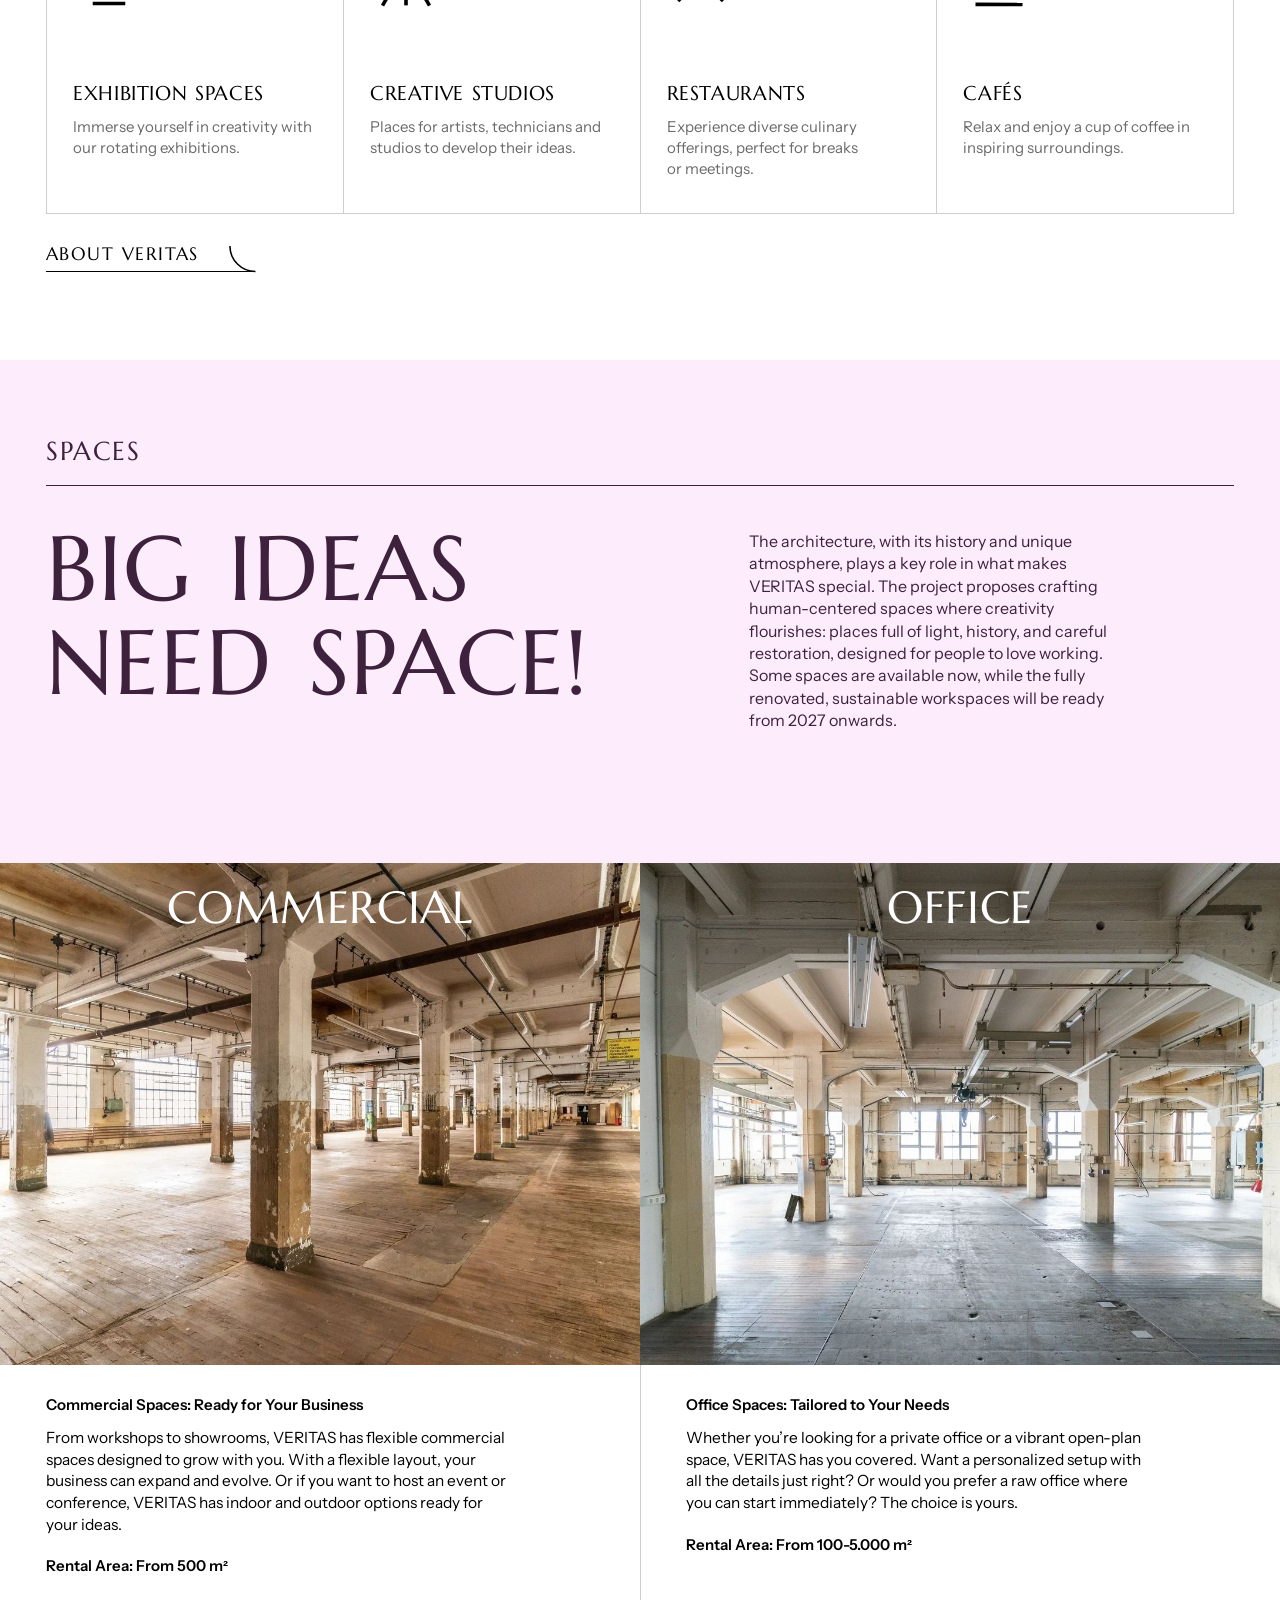
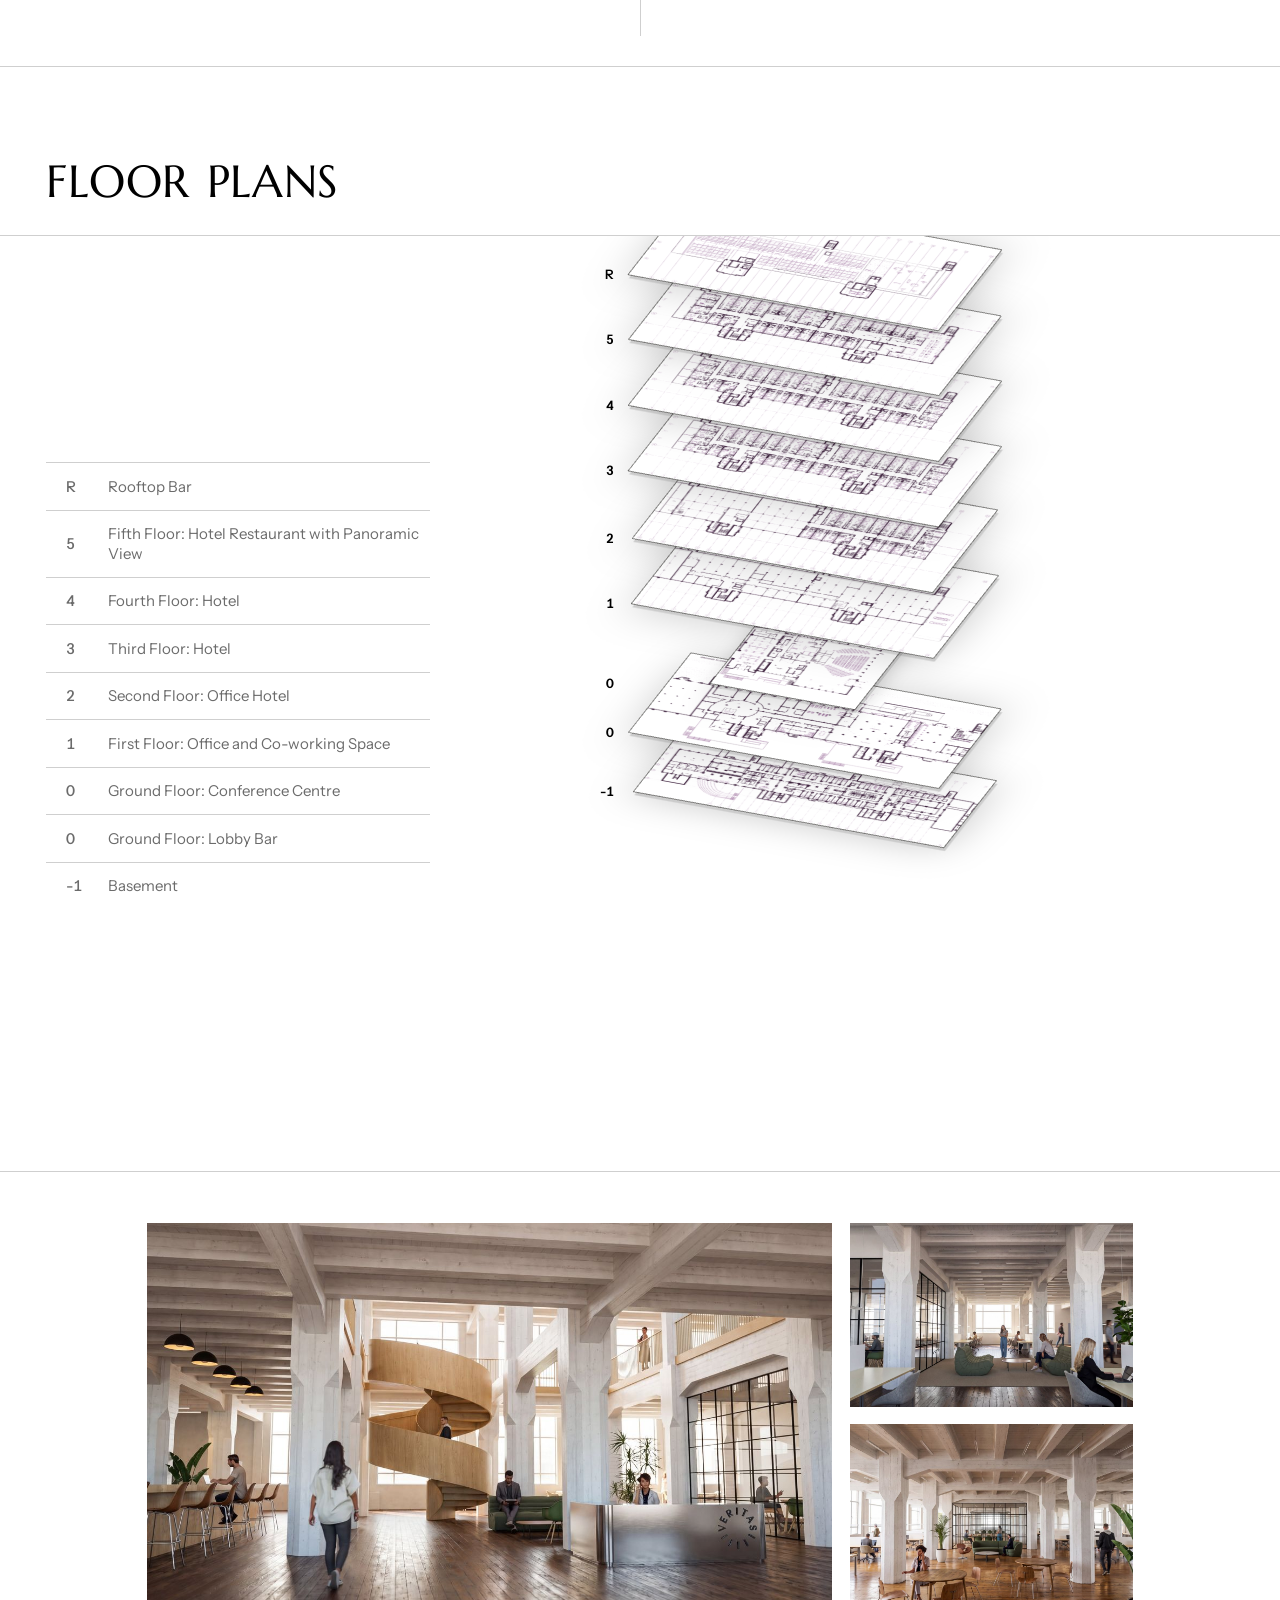
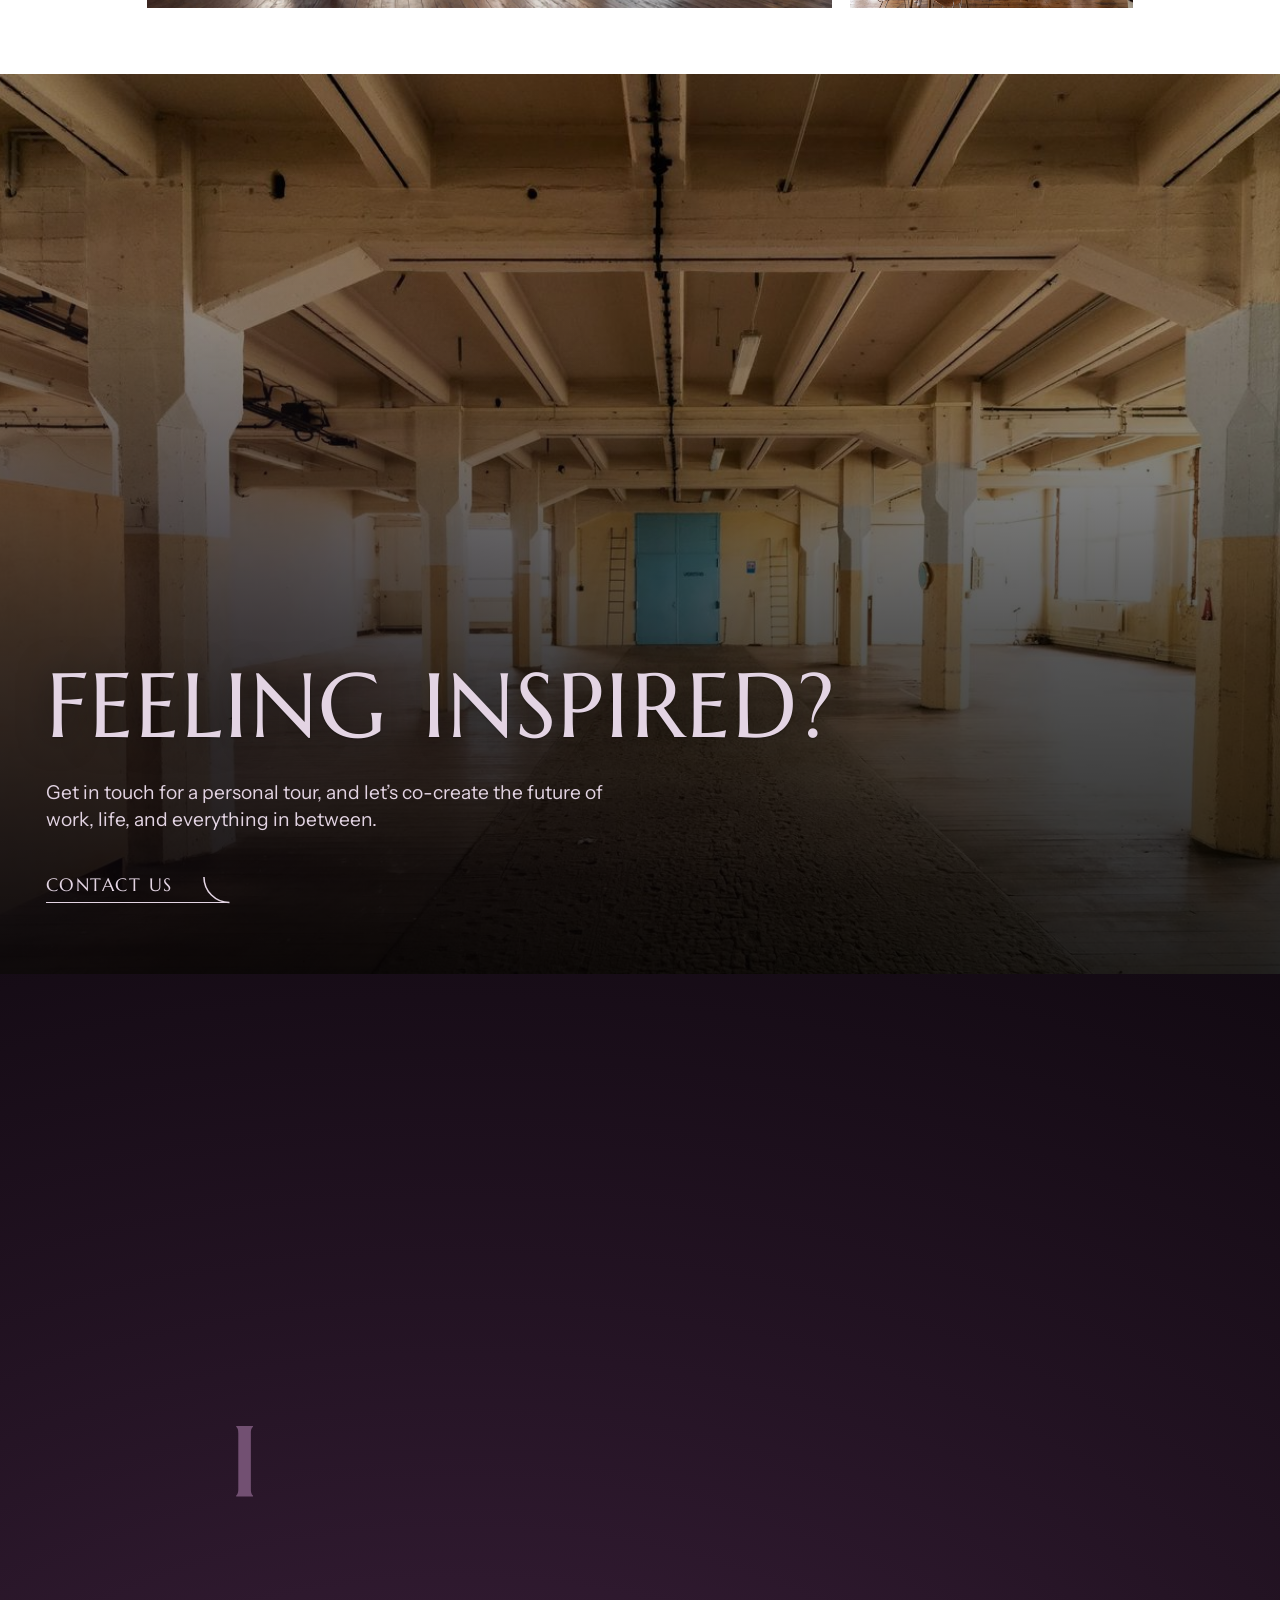
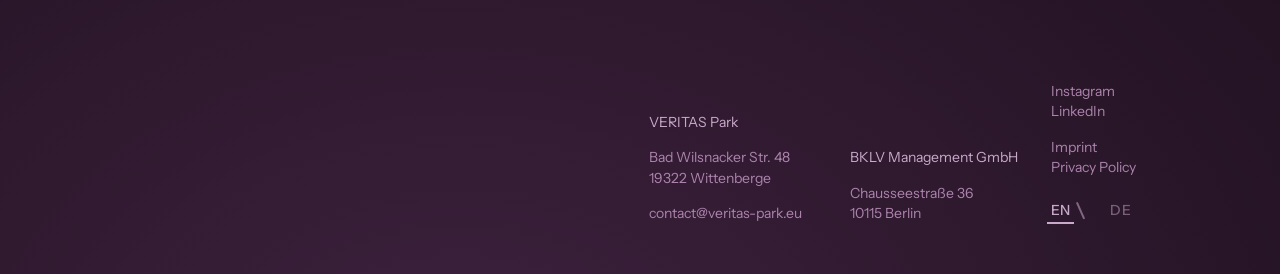
<file: rent.html>
<!doctype html>
<html lang="en" class="at-top">
<head>
<meta charset="utf-8">
<meta name="viewport" content="width=device-width,initial-scale=1,viewport-fit=cover">
<meta name="theme-color" content="#000000">
<meta name="color-scheme" content="light only">
<title>Rent, VERITAS</title>
<link rel="icon" href="img/favicon.svg">
<link rel="stylesheet" href="veritas.css?v=120">
<script>try{if(sessionStorage.getItem('v-bar')==='b')document.documentElement.classList.add('scrolled')}catch(e){}</script>
</head>
<!-- VERITAS, the Rent page. Written by hand, 22 Nov 2026 (round 3). Words and pictures: veritas-park.eu/rent. Look: the brand book. -->
<body class="v" data-hue="violet">

<div class="gate" aria-hidden="true"><svg data-symbol viewBox="-40 -40 80 80"></svg></div>

<header class="head">
  <a class="logo" href="index.html" aria-label="VERITAS, home"><i class="mk"></i>
    <svg class="clock" viewBox="0 0 296 296.01" aria-hidden="true"><line class="hand" x1="148" y1="148.005" x2="148" y2="104.08" stroke="currentColor" stroke-width="5.04"/><line class="hand" x1="148" y1="148.005" x2="148" y2="71.61" stroke="currentColor" stroke-width="5.04"/></svg></a>
  <nav class="bar" aria-label="Pages"><a href="rent.html" aria-current="page">Rent</a><a href="invest.html">Invest</a><a href="about.html">About</a><a href="news.html">News</a><a href="contact.html">Contact</a><span class="lang"><button type="button" data-lang="en" aria-pressed="true">EN</button><button type="button" data-lang="de" aria-pressed="false">DE</button></span></nav>
  <button class="menu-btn" aria-expanded="false" aria-controls="nav">Menu</button>
</header>
<nav class="nav dark" id="nav" aria-label="Menu" inert>
  <ul>
    <li><a class="sign one" href="rent.html" aria-current="page" style="--i:0;--d:0ms"><i class="ic" style="--u:url(img/icons/space_to_rent.svg)"></i><span>Rent</span><svg class="curve" viewBox="0 0 100 100" aria-hidden="true"><path pathLength="1" d="M100 96.4A96.4 96.4 0 0 1 3.6 0"/></svg></a></li>
    <li><a class="sign one" href="invest.html" style="--i:1;--d:70ms"><i class="ic" style="--u:url(img/icons/economy.svg)"></i><span>Invest</span><svg class="curve" viewBox="0 0 100 100" aria-hidden="true"><path pathLength="1" d="M100 96.4A96.4 96.4 0 0 1 3.6 0"/></svg></a></li>
    <li><a class="sign one" href="about.html" style="--i:2;--d:140ms"><i class="ic" style="--u:url(img/icons/stairs.svg)"></i><span>About</span><svg class="curve" viewBox="0 0 100 100" aria-hidden="true"><path pathLength="1" d="M100 96.4A96.4 96.4 0 0 1 3.6 0"/></svg></a></li>
    <li><a class="sign one" href="news.html" style="--i:3;--d:210ms"><i class="ic" style="--u:url(img/icons/news.svg)"></i><span>News</span><svg class="curve" viewBox="0 0 100 100" aria-hidden="true"><path pathLength="1" d="M100 96.4A96.4 96.4 0 0 1 3.6 0"/></svg></a></li>
    <li><a class="sign one" href="contact.html" style="--i:4;--d:280ms"><i class="ic" style="--u:url(img/icons/mail.svg)"></i><span>Contact</span><svg class="curve" viewBox="0 0 100 100" aria-hidden="true"><path pathLength="1" d="M100 96.4A96.4 96.4 0 0 1 3.6 0"/></svg></a></li>
  </ul>
  <div class="foot"><a href="https://www.instagram.com/veritas.park/" target="_blank" rel="noopener">Instagram</a><a href="https://www.linkedin.com/company/veritaspark/" target="_blank" rel="noopener">LinkedIn</a><a href="mailto:contact@veritas-park.eu">contact@veritas-park.eu</a><span class="lang"><button type="button" data-lang="en" aria-pressed="true">EN</button><button type="button" data-lang="de" aria-pressed="false">DE</button></span></div>
</nav>

<main>

<!-- the opening: a hall of building 7, the name of the page, the line of the live page -->
<section class="top2" data-ground="dark">
  <img src="img/place/b7_140.jpg" srcset="img/place/m/b7_140.jpg 1280w, img/place/b7_140.jpg 2000w" alt="A white hall of building 7" fetchpriority="high">
  <div>
    <span class="t-brush reveal">Rent</span>
    <h1 class="t-line reveal" style="--d:90ms">Big Ideas need Space!<br><a class="pill" href="#spaces">Find yours</a> at VERITAS.</h1>
  </div>
</section>

<!-- Intro: the five figures of the live page, one to a line -->
<section class="white" data-ground="light">
  <div class="pg" style="--rows:3;border-top:0"><h2 class="t-caps m reveal" style="grid-column:1/-1">Intro</h2></div>
  <div class="frow reveal"><b>90.000 m²</b><p>Space to rent in total.</p></div>
  <div class="frow reveal"><b>16 ha</b><p>Green area right next to the river.</p></div>
  <div class="frow reveal"><b>1h</b><p>By train, from Berlin / Hamburg.</p></div>
  <div class="frow reveal"><b>1904</b><p>Singer laid the foundation for the green factory.</p></div>
  <div class="frow reveal" style="border-bottom:1px solid var(--line)"><b>2027</b><p>VERITAS is part of the State Garden Show in Wittenberge, which opens on 21 April 2027. The whole site is due by 2030.</p></div>
</section>

<!-- The Vision block stood here; removed 26 Nov 2026 at the client's remark 8 ("too much text and information about renting. We can remove this"). Its words are still on the home page. -->

<!-- the place in 3D, where the live page shows its map -->
<section class="urb white" data-ground="light">
  <div class="stage" data-urbanotop><canvas aria-label="The VERITAS site in three dimensions, in six quarters"></canvas></div>
</section>

<!-- Future Amenities: eight tiles -->
<section class="white" data-ground="light" style="padding-bottom:0">
  <div class="pg" style="--rows:3;border-top:0"><h2 class="t-caps m reveal" style="grid-column:1/-1">Future Amenities</h2></div>
  <div class="tiles">
    <article class="tile2 reveal"><i class="ic ico" style="--u:url(img/icons/sport.svg)"></i><h3>Sports Facilities</h3><p>Stay active with access to sports and wellness areas.</p></article>
    <article class="tile2 reveal" style="--d:60ms"><i class="ic ico" style="--u:url(img/icons/tower.svg)"></i><h3>Museum</h3><p>Explore the rich history that shaped Veritas Park.</p></article>
    <article class="tile2 reveal" style="--d:120ms"><i class="ic ico" style="--u:url(img/icons/event_hall.svg)"></i><h3>Immersive Experiences and Events</h3><p>Take part in unique events that bring creativity and innovation to life.</p></article>
    <article class="tile2 reveal" style="--d:180ms"><i class="ic ico" style="--u:url(img/icons/hotel.svg)"></i><h3>Serviced Apartments / Hotels</h3><p>Accommodate your team and partners during their stays.</p></article>
    <article class="tile2 reveal"><i class="ic ico" style="--u:url(img/icons/gallery.svg)"></i><h3>Exhibition Spaces</h3><p>Immerse yourself in creativity with our rotating exhibitions.</p></article>
    <article class="tile2 reveal" style="--d:60ms"><i class="ic ico" style="--u:url(img/icons/art_space.svg)"></i><h3>Creative Studios</h3><p>Places for artists, technicians and studios to develop their ideas.</p></article>
    <article class="tile2 reveal" style="--d:120ms"><i class="ic ico" style="--u:url(img/icons/restaurant.svg)"></i><h3>Restaurants</h3><p>Experience diverse culinary offerings, perfect for breaks or meetings.</p></article>
    <article class="tile2 reveal" style="--d:180ms"><i class="ic ico" style="--u:url(img/icons/cafe.svg)"></i><h3>Cafés</h3><p>Relax and enjoy a cup of coffee in inspiring surroundings.</p></article>
  </div>
  <!-- the sign stands on the left margin, close under the tiles (26 Nov: it floated alone in the middle of a white space) -->
  <div style="padding:calc(var(--row)*.3) var(--m) calc(var(--row)*.45);display:flex;justify-content:flex-start"><a class="sbtn" href="about.html"><span>About VERITAS</span><svg class="curve" viewBox="0 0 100 100" aria-hidden="true"><path pathLength="1" d="M100 96.4A96.4 96.4 0 0 1 3.6 0"/></svg></a></div>
</section>

<!-- Spaces: the text of the live page, then its two offers as columns of the page with a word on the picture (book p10) -->
<section class="pg pastel" data-ground="light" id="spaces" style="--rows:5">
  <p class="t-label">Spaces</p>
  <h2 class="t-caps reveal" style="grid-column:1/8">Big Ideas need Space!</h2>
  <div class="t-body reveal" style="grid-column:8/12;--d:90ms"><p>The architecture, with its history and unique atmosphere, plays a key role in what makes VERITAS special. The project proposes crafting human-centered spaces where creativity flourishes: places full of light, history, and careful restoration, designed for people to love working. Some spaces are available now, while the fully renovated, sustainable workspaces will be ready from 2027 onwards.</p></div>
</section>
<section class="white" data-ground="light">
  <div class="g" style="padding-inline:0;--g:0px">
    <article class="c" style="--s:6;--sp:6">
      <div class="col-pic" style="min-height:calc(5*var(--row))"><img src="img/place/b7_487.jpg" srcset="img/place/m/b7_487.jpg 1280w, img/place/b7_487.jpg 2000w" alt="A hall with wooden floor, building 7" loading="lazy"><h3 class="t-caps m">Commercial</h3></div>
      <div style="padding:calc(var(--row)*.3) var(--m) calc(var(--row)*.6)"><p class="t-label">Commercial Spaces: Ready for Your Business</p><p class="t-body" style="margin-top:.8em">From workshops to showrooms, VERITAS has flexible commercial spaces designed to grow with you. With a flexible layout, your business can expand and evolve. Or if you want to host an event or conference, VERITAS has indoor and outdoor options ready for your ideas.</p><p class="t-label" style="margin-top:1.4em">Rental Area: From 500 m²</p></div>
    </article>
    <article class="c ln" style="--s:6;--sp:6">
      <div class="col-pic" style="min-height:calc(5*var(--row))"><img src="img/place/b13f2_23.jpg" srcset="img/place/m/b13f2_23.jpg 1280w, img/place/b13f2_23.jpg 2000w" alt="The second floor of building 13" loading="lazy"><h3 class="t-caps m">Office</h3></div>
      <div style="padding:calc(var(--row)*.3) var(--m) calc(var(--row)*.6)"><p class="t-label">Office Spaces: Tailored to Your Needs</p><p class="t-body" style="margin-top:.8em">Whether you’re looking for a private office or a vibrant open-plan space, VERITAS has you covered. Want a personalized setup with all the details just right? Or would you prefer a raw office where you can start immediately? The choice is yours.</p><p class="t-label" style="margin-top:1.4em">Rental Area: From 100-5.000 m²</p></div>
    </article>
  </div>
</section>

<!-- Floor plans: the nine plans of the live page, stacked as the floors of building 13. Turn the stack; choose a floor and it comes forward. -->
<section class="white" data-ground="light" id="plans">
  <div class="pg" style="--rows:3"><h2 class="t-caps m reveal" style="grid-column:1/-1">Floor plans</h2></div>
  <div class="stack">
    <ol class="floors">
      <li><button type="button" aria-selected="false"><i>R</i><span>Rooftop Bar</span></button></li>
      <li><button type="button" aria-selected="false"><i>5</i><span>Fifth Floor: Hotel Restaurant with Panoramic View</span></button></li>
      <li><button type="button" aria-selected="false"><i>4</i><span>Fourth Floor: Hotel</span></button></li>
      <li><button type="button" aria-selected="false"><i>3</i><span>Third Floor: Hotel</span></button></li>
      <li><button type="button" aria-selected="false"><i>2</i><span>Second Floor: Office Hotel</span></button></li>
      <li><button type="button" aria-selected="false"><i>1</i><span>First Floor: Office and Co-working Space</span></button></li>
      <li><button type="button" aria-selected="false"><i>0</i><span>Ground Floor: Conference Centre</span></button></li>
      <li><button type="button" aria-selected="true"><i>0</i><span>Ground Floor: Lobby Bar</span></button></li>
      <li><button type="button" aria-selected="false"><i>-1</i><span>Basement</span></button></li>
    </ol>
    <div class="view" data-floors="img/plans/floor_0.svg,img/plans/floor_1.svg,img/plans/floor_2.svg,img/plans/floor_3.svg,img/plans/floor_4.svg,img/plans/floor_5.svg,img/plans/floor_6.svg,img/plans/floor_7.svg,img/plans/floor_8.svg"><canvas aria-label="The floor plans of building 13, stacked"></canvas></div>
  </div>
</section>

<!-- the three renders of the live page -->
<section class="white" data-ground="light" style="border-top:1px solid var(--line)">
  <!-- the three renderings on one screen (26 Nov, his word: "20% smaller, they take a lot of space, one screen"): the lobby on eight columns, the two offices one above the other beside it -->
  <div class="mosaic one" style="padding-top:calc(var(--row)*.5)">
    <button type="button" style="--s:12;--sp:6;--r:21/9" aria-label="Open the picture"><img src="img/render_lobby.jpg?v=4" srcset="img/m/render_lobby.jpg?v=4 1280w, img/render_lobby.jpg?v=4 3200w" alt="The lobby, as it is planned" loading="lazy"></button>
    <button type="button" style="--s:6;--sp:6;--r:16/9" aria-label="Open the picture"><img src="img/render_office_1.jpg?v=4" srcset="img/m/render_office_1.jpg?v=4 1280w, img/render_office_1.jpg?v=4 3200w" alt="An office, as it is planned" loading="lazy"></button>
    <button type="button" style="--s:6;--sp:6;--r:16/9" aria-label="Open the picture"><img src="img/render_office_2.jpg?v=4" srcset="img/m/render_office_2.jpg?v=4 1280w, img/render_office_2.jpg?v=4 3200w" alt="An office, as it is planned" loading="lazy"></button>
  </div>
</section>

<!-- the call of the live page, on a picture of the place -->
<section class="call2" data-ground="dark">
  <!-- client remark 12 ("an attractive rendering in the background or a nicer photo"): a bright hall of building 13 instead of the dark empty one -->
  <img src="img/place/b13_219.jpg" srcset="img/place/m/b13_219.jpg 1280w, img/place/b13_219.jpg 2000w" alt="A hall of building 13, the future hotel" loading="lazy">
  <div>
    <h2 class="t-caps reveal">Feeling Inspired?</h2>
    <p class="t-body reveal" style="--d:90ms;margin-top:calc(var(--row)*.26);font-size:clamp(18px,1.5vw,24px);max-width:30em;color:var(--on-dark)">Get in touch for a personal tour, and let’s co-create the future of work, life, and everything in between.</p>
    <div class="sbtns reveal" style="--d:160ms"><a class="sbtn" href="contact.html"><span>Contact us</span><svg class="curve" viewBox="0 0 100 100" aria-hidden="true"><path pathLength="1" d="M100 96.4A96.4 96.4 0 0 1 3.6 0"/></svg></a></div>
  </div>
</section>

</main>

<footer class="footer dark end" data-ground="dark">
  <div class="g">
    <div class="c logo" style="--s:5;--sp:6"><i class="mk"></i></div>
    <div class="c col" style="--s:2;--sp:3;--at:7"><b>VERITAS Park</b><p>Bad Wilsnacker Str. 48<br>19322 Wittenberge</p><p><a href="mailto:contact@veritas-park.eu">contact@veritas-park.eu</a></p></div>
    <div class="c col" style="--s:2;--sp:3"><b>BKLV Management GmbH</b><p>Chausseestraße 36<br>10115 Berlin</p></div>
    <div class="c col" style="--s:2;--sp:6"><a href="https://www.instagram.com/veritas.park/" target="_blank" rel="noopener">Instagram</a><a href="https://www.linkedin.com/company/veritaspark/" target="_blank" rel="noopener">LinkedIn</a><p><a href="imprint.html">Imprint</a><a href="privacy.html">Privacy Policy</a></p><span class="lang"><button type="button" data-lang="en" aria-pressed="true">EN</button><button type="button" data-lang="de" aria-pressed="false">DE</button></span></div>
  </div>
</footer>

<script src="veritas.js?v=74"></script>
<script src="symbol.js?v=43"></script>
<script src="de.js?v=31"></script>
<script src="i18n.js?v=57" defer></script>
<script src="later.js?v=1" data-near="[data-urbanotop],.stack .view" data-load="lib/three.min.js,site_map.js?v=34,urb_kit.js?v=37,urb_water.js?v=37,urb_ground.js?v=37,urb_rail.js?v=37,urb_roofs.js?v=37,urb_trees.js?v=53,urb_sign.js?v=38,urbanotop.js?v=54,floors3d.js?v=54"></script>
</body>
</html>
</file>
<file: veritas.css>
/* VERITAS, the website. 22 Nov 2026.
   Every colour, ramp and light here is measured on the brand book (Sonder Studio, v1.0, Oct 2024): see ../DA_MESURES.md.
   Fonts are the free stand-ins chosen on 20 Nov: Marcellus (Ulrich), Instrument Sans (Diatype), Gochi Hand (Hans Hand). */
@font-face{font-family:"V Head";src:url(fonts/Marcellus-400.woff2) format("woff2"),url(fonts/Marcellus-400.ttf) format("truetype");font-display:swap}
@font-face{font-family:"V Text";src:url(fonts/InstrumentSans-400.woff2) format("woff2"),url(fonts/InstrumentSans-400.ttf) format("truetype");font-weight:400;font-display:swap}
@font-face{font-family:"V Text";src:url(fonts/InstrumentSans-500.woff2) format("woff2"),url(fonts/InstrumentSans-500.ttf) format("truetype");font-weight:500;font-display:swap}
@font-face{font-family:"V Text";src:url(fonts/InstrumentSans-600.woff2) format("woff2"),url(fonts/InstrumentSans-600.ttf) format("truetype");font-weight:600;font-display:swap}
@font-face{font-family:"V Brush";src:url(fonts/GochiHand-400.woff2) format("woff2"),url(fonts/GochiHand-400.ttf) format("truetype");font-display:swap}

/* the four shades of the hue in use. Registered as colours so a change of hue glides instead of jumping (book: "like a rainbow, never jump") */
@property --h-dark{syntax:'<color>';inherits:true;initial-value:#421616}
@property --h-muted{syntax:'<color>';inherits:true;initial-value:#9A6464}
@property --h-bright{syntax:'<color>';inherits:true;initial-value:#FF4646}
@property --h-pastel{syntax:'<color>';inherits:true;initial-value:#FDE8E8}
[data-hue=brown]{--h-dark:#4B2113;--h-muted:#B46348;--h-bright:#FF6633;--h-pastel:#FFE9E1}
[data-hue=red]{--h-dark:#421616;--h-muted:#9A6464;--h-bright:#FF4646;--h-pastel:#FDE8E8}
[data-hue=violet]{--h-dark:#3D213D;--h-muted:#9A6C9A;--h-bright:#FF80FF;--h-pastel:#FCECFC}
[data-hue=purple]{--h-dark:#333048;--h-muted:#817CA4;--h-bright:#8E7FFD;--h-pastel:#E4E2F6}
[data-hue=blue]{--h-dark:#1F2A51;--h-muted:#546399;--h-bright:#426AF8;--h-pastel:#E6EAF7}
[data-hue=turquoise]{--h-dark:#213E42;--h-muted:#668589;--h-bright:#5FD1E1;--h-pastel:#DBECEE}
[data-hue=green]{--h-dark:#2A362B;--h-muted:#769F79;--h-bright:#58B560;--h-pastel:#E1E9E2}
[data-hue=softgreen]{--h-dark:#434B32;--h-muted:#889A61;--h-bright:#BEE272;--h-pastel:#EAEEE1}
[data-hue=ocher]{--h-dark:#4D4D3D;--h-muted:#B4B487;--h-bright:#FFFF80;--h-pastel:#F7F7E1}

:root{
  --line:#cfcfcf;--soft:#6b6b6b;
  --head:"V Head",serif;--text:"V Text",-apple-system,"Helvetica Neue",sans-serif;--brush:"V Brush",cursive;
  --ease:cubic-bezier(.19,1,.22,1);--fast:.2s;--mid:.5s;--slow:.9s;
}
/* everything below is said with the hue's four shades, so it holds for the nine hues */
[data-hue]{
  --ramp:linear-gradient(180deg,var(--h-dark) 0,var(--h-dark) 30.5%,var(--h-muted) 55%,var(--h-bright) 66.8%,var(--h-pastel) 83.7%,var(--h-pastel) 100%);   /* the colour column of p21 */
  --glow:radial-gradient(56% 93% at 5% 100%,color-mix(in srgb,var(--h-dark) 92%,#000) 0,#000 100%);                                                        /* the light of p46 */
  --glow-end:radial-gradient(141% 128% at 36% 115%,var(--h-dark) 0,color-mix(in srgb,var(--h-dark) 85%,#000) 16.7%,color-mix(in srgb,var(--h-dark) 74%,#000) 25%,color-mix(in srgb,var(--h-dark) 64%,#000) 33.3%,color-mix(in srgb,var(--h-dark) 52%,#000) 41.7%,color-mix(in srgb,var(--h-dark) 39%,#000) 50%,color-mix(in srgb,var(--h-dark) 26%,#000) 58.3%,color-mix(in srgb,var(--h-dark) 14%,#000) 66.7%,color-mix(in srgb,var(--h-dark) 2%,#000) 75%,#000 80%);   /* the light of p53 */
  --on-dark:color-mix(in srgb,var(--h-pastel) 90%,#000);                                                    /* E4D0D0 on red */
  --on-dark-2:color-mix(in srgb,var(--h-muted) 52%,var(--h-pastel));                                        /* C9A0A1 */
  --on-dark-3:color-mix(in srgb,var(--h-muted) 82%,var(--h-pastel));                                        /* A88485 */
  --on-dark-4:color-mix(in srgb,var(--h-muted) 74%,#000);                                                   /* 724647, the logo of p53 */
  --pill-a:color-mix(in srgb,var(--h-muted) 7%,var(--h-dark));--pill-b:color-mix(in srgb,var(--h-muted) 64%,var(--h-dark));   /* 481E1E to 7A4B4B */
  --pill-ink:color-mix(in srgb,var(--h-dark) 22%,color-mix(in srgb,var(--h-bright) 34%,var(--h-pastel)));   /* D58F8F */
  --pill:linear-gradient(54deg,var(--pill-a) 0,var(--pill-a) 44%,var(--pill-b) 100%);
}

/* ---- the page and its grid: 12 columns like the 12 hours, 6 on a phone, rows that make squares (p36) */
*,*::before,*::after{box-sizing:border-box}
html{-webkit-text-size-adjust:100%;scroll-behavior:smooth}
body.v{margin:0;background:#fff;color:#000;font:400 17px/1.4 var(--text);letter-spacing:0;-webkit-font-smoothing:antialiased;text-rendering:optimizeLegibility;overflow-x:hidden;
  --cols:12;--m:clamp(20px,2.2vw,40px);--g:clamp(12px,1.39vw,24px);
  --u:calc((100vw - 2*var(--m) - (var(--cols) - 1)*var(--g))/var(--cols));--row:calc(var(--u) + var(--g));transition:--h-dark var(--slow),--h-muted var(--slow),--h-bright var(--slow),--h-pastel var(--slow)}
@media(max-width:820px){body.v{--cols:6;--m:20px;--g:12px;font-size:16px}}
img{display:block;max-width:100%}a{color:inherit}
.g{display:grid;grid-template-columns:repeat(var(--cols),minmax(0,1fr));column-gap:var(--g);padding-inline:var(--m)}
.c{grid-column:var(--at,auto)/span var(--s,12);min-width:0;position:relative}
@media(max-width:820px){.c{grid-column:auto/span var(--sp,6)}}
.ln::before{content:"";position:absolute;left:calc(var(--g)/-2);top:0;bottom:0;width:1px;background:var(--line)}   /* the thin lines stand in the middle of the gutters */
/* press G: the book's grid over the page */
body.v.grid::after{content:"";position:fixed;inset:0;z-index:99;pointer-events:none;margin-inline:var(--m);opacity:.34;
  background:repeating-linear-gradient(90deg,#817CA4 0,#817CA4 var(--u),transparent var(--u),transparent var(--row)),repeating-linear-gradient(180deg,#817CA4 0,#817CA4 var(--u),transparent var(--u),transparent var(--row));background-blend-mode:multiply;background-position:0 calc(var(--gy,0px))}

/* ---- type (p28 to p34). Left or centred, never right. Capitals only for short headlines and the brush word. */
h1,h2,h3,h4,p,figure,ul,ol,dl,dd,blockquote{margin:0}h1,h2,h3,h4{font-weight:400}
.display{font:400 clamp(40px,6.2vw,108px)/1 var(--head);text-transform:uppercase;letter-spacing:.005em;text-wrap:balance}
.display.s2{font-size:clamp(32px,4.2vw,72px)}.display.s3{font-size:clamp(24px,2.5vw,42px);line-height:1.04}
   /* 1.2 is the pitch of the book's own big line (p46) */

.title{font:400 clamp(19px,1.5vw,25px)/1.16 var(--head);text-wrap:balance}   /* Ulrich in small letters, for titles too long for capitals (p34) */
.body{font:400 clamp(16px,1.18vw,19px)/1.4 var(--text);text-wrap:pretty;max-width:34em}.body p+p{margin-top:.8em}.body b,.body strong{font-weight:600}
.body.big{font-size:clamp(18px,1.45vw,23px)}
.small{font:400 14px/1.4 var(--text)}.soft{color:var(--soft)}
.label{font:500 14px/1.4 var(--text)}
.brush{font:400 clamp(20px,1.7vw,28px)/1 var(--brush);text-transform:uppercase;letter-spacing:.02em}
.num{font:400 clamp(44px,6vw,104px)/1 var(--head);letter-spacing:-.01em;white-space:nowrap}

/* ---- the pill: the words that take action (p46). Measured: ground 481E1E to 7A4B4B, words D58F8F, corners 12 % of the height */
.pill{display:inline-block;padding:.03em .42em .1em;margin:0 .04em;border-radius:.15em;background:var(--pill);color:var(--pill-ink);white-space:nowrap}
.btn{display:inline-flex;align-items:center;gap:.6em;font:400 clamp(17px,1.3vw,21px)/1 var(--text);padding:.8em 1.1em .86em;border:0;border-radius:.4em;background:var(--pill);color:var(--pill-ink);text-decoration:none;cursor:pointer;
  background-size:200% 100%;background-position:0 0;transition:background-position var(--mid) var(--ease),color var(--fast),transform var(--fast) var(--ease),translate var(--mid) var(--ease)}
.btn svg{width:1em;height:1em;flex:none;transition:transform var(--mid) var(--ease)}
.btn{translate:var(--mx,0) var(--my,0)}
.btn:hover{background-position:60% 0;color:var(--h-pastel)}.btn:hover svg{transform:translateX(.25em)}.btn:active{transform:scale(.98)}
.btn:focus-visible,a:focus-visible,button:focus-visible{outline:2px solid var(--h-bright);outline-offset:4px}.sign:focus-visible{outline:1px solid var(--pill-ink);outline-offset:8px}
.more{display:inline-flex;align-items:center;gap:.5em;font:500 15px/1.2 var(--text);text-decoration:none;padding-bottom:.3em;border-bottom:1px solid currentColor}
.more svg{width:.9em;height:.9em;transition:transform var(--mid) var(--ease)}.more:hover svg{transform:translateX(.3em)}

/* ---- grounds */
.dark{background:#000 var(--glow) no-repeat;color:var(--on-dark)}
.dark.end{background-image:var(--glow-end)}
.pastel{background:var(--h-pastel);color:var(--h-dark)}
.white{background:#fff;color:#000}
@media(max-width:820px){[data-hue]{--glow:radial-gradient(130% 62% at 5% 100%,color-mix(in srgb,var(--h-dark) 92%,#000) 0,#000 100%)}}
section{position:relative}
/* the head of a section, as the book heads its chapters (p41 to p48: a small number, then the name in Ulrich capitals). Same order as the heads of the Adverse site: number, big title. */
.lab{padding:calc(var(--row)*.42) var(--m) calc(var(--row)*.24);border-bottom:1px solid var(--line)}
.lab .n{display:block;font:600 clamp(14px,1.15vw,18px)/1.4 var(--text);margin-bottom:.3em}
.lab h2{font:400 clamp(32px,3.5vw,60px)/1 var(--head);text-transform:uppercase;letter-spacing:.005em;text-wrap:balance}

.dark .lab{border-color:color-mix(in srgb,var(--h-muted) 30%,transparent)}.dark .lab .n{color:var(--on-dark-3)}
.rule{height:1px;background:var(--line);margin:0}
.pad{padding-block:calc(var(--row)*.5)}
.cell{padding-block:calc(var(--row)*.34) calc(var(--row)*.5);display:flex;flex-direction:column}
.cell .low{margin-top:auto}.cell .mid{margin-block:auto}
.gap{margin-top:calc(var(--row)*.3)}

/* ---- icons (p35): square of 100, line of 5, square ends. They draw themselves once, line after line. */
.ico{width:1em;height:1em;display:block;fill:none;stroke:currentColor;stroke-width:5;stroke-linecap:butt;stroke-linejoin:miter;stroke-miterlimit:10;overflow:visible}
.ico.fill{fill:currentColor;stroke:none}
.draw path{stroke-dasharray:1;stroke-dashoffset:1}
.in .draw path,.draw.in path{stroke-dashoffset:0;transition:stroke-dashoffset .9s var(--ease) calc(var(--i,0)*70ms + var(--d,0ms))}
@media(hover:hover){a:hover>.draw path,.field:hover .draw path,.again .draw path{animation:redraw .9s var(--ease) calc(var(--i,0)*60ms) backwards}}
@keyframes redraw{from{stroke-dashoffset:1}to{stroke-dashoffset:0}}

/* ---- the wall sign (p35): the icon stands on a long line, the word in capitals sits on the same line, the line ends in a quarter curve */
.sign{display:grid;grid-template-columns:auto 1fr auto;align-items:end;column-gap:.5em;font:400 clamp(26px,3vw,52px)/1 var(--head);text-transform:uppercase;letter-spacing:.02em;text-decoration:none;color:inherit;position:relative;padding-top:.55em}
.sign::after{content:"";position:absolute;left:0;right:0;bottom:0;height:.072em;background:currentColor;transform-origin:0 50%}
.sign .ico{font-size:1.5em;margin-bottom:.036em}
.sign span{text-align:center;padding-bottom:.16em;transition:letter-spacing var(--mid) var(--ease)}
.sign .curve{width:1.15em;height:1.15em;display:block;fill:none;stroke:currentColor;stroke-width:6.3;overflow:visible}

.sign small{display:block;font:400 15px/1.4 var(--text);text-transform:none;letter-spacing:0;color:var(--soft);margin-top:.5em}
a.sign:hover span{letter-spacing:.07em}
.reveal .sign::after,.sign.reveal::after{transform:scaleX(0)}.in .sign::after,.sign.in::after{transform:none;transition:transform 1.1s var(--ease) var(--d,0ms)}
.sign.s2{font-size:clamp(20px,1.9vw,32px)}

/* ---- things arrive calmly, once */
.reveal{opacity:0;transform:translateY(14px)}
.reveal.in{opacity:1;transform:none;transition:opacity .9s var(--ease) var(--d,0ms),transform .9s var(--ease) var(--d,0ms)}
@media(prefers-reduced-motion:reduce){.reveal{opacity:1;transform:none}.draw path{stroke-dashoffset:0}*{animation:none!important;transition:none!important}html{scroll-behavior:auto}}

/* ---- header: the round logo is a working clock (the book allows hands, p15), MENU in the brush face (p37) */
.head{position:fixed;inset:0 0 auto;z-index:40;display:flex;justify-content:space-between;align-items:flex-start;padding:calc(var(--m)*.7) var(--m);pointer-events:none;color:#000;transition:color var(--mid)}
.head.on-dark{color:var(--on-dark)}
/* once the page has moved, the header is a thin strip of frosted glass, so nothing reads through the logo */
.head::before{content:"";position:absolute;inset:0;z-index:-1;background:rgba(255,255,255,.84);-webkit-backdrop-filter:blur(16px);backdrop-filter:blur(16px);border-bottom:1px solid var(--line);opacity:0;transition:opacity var(--mid),background var(--mid)}
.head{align-items:center;transition:color var(--mid),padding var(--mid) var(--ease)}
.scrolled .head{padding-block:10px}.scrolled .head::before{opacity:1}.scrolled .head .logo{width:48px}
.scrolled .head.on-dark::before{background:rgba(0,0,0,.5);border-color:transparent}
.nav-open .head::before{opacity:0}
.head>*{pointer-events:auto}
.head .logo{display:block;width:clamp(58px,5.4vw,92px);transition:opacity var(--mid),transform var(--mid) var(--ease),width var(--mid) var(--ease)}.head .logo svg{display:block;width:100%;height:auto}

.menu-btn{font:400 clamp(21px,1.7vw,28px)/1 var(--brush);text-transform:uppercase;letter-spacing:.02em;background:none;border:0;border-bottom:.09em solid currentColor;padding:.15em .05em .1em;color:inherit;cursor:pointer}
/* the menu: a dark page of wall signs */
.nav{position:fixed;inset:0;z-index:35;display:flex;flex-direction:column;justify-content:center;padding:calc(var(--row)*1.1) var(--m) var(--m);visibility:hidden;opacity:0;transition:opacity var(--mid),visibility 0s var(--mid);overflow:auto}
.nav-open .nav{visibility:visible;opacity:1;transition:opacity var(--mid)}
.nav-open .head{color:var(--on-dark)}
.nav ul{list-style:none;padding:0;display:grid;gap:calc(var(--row)*.1);margin-inline:auto;width:min(100%,calc(8*var(--row) - var(--g)))}
.nav .sign{font-size:clamp(30px,5.2vh,58px);opacity:0;transform:translateY(12px)}
.nav-open .nav .sign{opacity:1;transform:none;transition:opacity .7s var(--ease) calc(var(--i)*60ms + .1s),transform .7s var(--ease) calc(var(--i)*60ms + .1s)}
.nav .sign::after{transform:scaleX(0)}.nav-open .nav .sign::after{transform:none;transition:transform 1s var(--ease) calc(var(--i)*60ms + .15s)}
.nav .sign[aria-current]{color:var(--pill-ink)}
.nav .foot{display:flex;gap:2em;margin:calc(var(--row)*.4) auto 0;width:min(100%,calc(8*var(--row) - var(--g)));font:400 15px/1.4 var(--text);color:var(--on-dark-3)}.nav .foot a{text-decoration:none}.nav .foot a:hover{color:var(--on-dark)}
@media(max-width:820px){.nav ul,.nav .foot{width:100%}}

/* ---- the arrival: the symbol tile (his capture) builds its twelve ticks round the circle, then the page opens */
.gate{position:fixed;inset:0;z-index:60;display:grid;place-items:center;background:linear-gradient(180deg,#1A1110,#100E0E);transition:opacity .6s var(--ease),visibility 0s .6s}
.gate.off{opacity:0;visibility:hidden}
.tile{width:clamp(120px,13vw,190px);aspect-ratio:1;border-radius:13%;display:grid;place-items:center;color:#fff;
  background:radial-gradient(circle at 0 100%,color-mix(in srgb,var(--h-muted) 86%,#000) 0,color-mix(in srgb,var(--h-dark) 29%,#000) 78%);box-shadow:inset 0 -1.5px 1px color-mix(in srgb,var(--h-muted) 70%,#fff),inset 0 0 0 .5px rgba(255,255,255,.04)}
.tile svg{width:60%;height:auto;fill:currentColor;overflow:visible}
.tile path{opacity:0;animation:tick .28s var(--ease) calc(var(--i)*55ms + .12s) forwards}
@keyframes tick{from{opacity:0}to{opacity:1}}

/* ---- the opening of the home page = the last page of the book (p53), every measure a share of the width */






/* ---- the opening of the other pages = the take action panel (p46) */
.top{min-height:calc(6*var(--row));display:flex;flex-direction:column;justify-content:flex-end;padding:calc(var(--row)*1.6) 0 calc(var(--row)*.6)}
.top .brush{color:var(--pill-ink);margin-bottom:.9em;display:block}
@media(max-width:820px){.top{min-height:calc(8*var(--row))}}

/* ---- the arc: pictures fanned like the hours of a dial (p37) */

.arc{position:relative;height:0;padding-bottom:27%}
.arc>figure{position:absolute;left:50%;top:14%;width:15.5%;margin-left:-7.75%;aspect-ratio:3/4;overflow:hidden;background:var(--h-dark);transform-origin:50% 520%;transform:rotate(calc((var(--i) - (var(--n) - 1)/2)*9.2deg + var(--turn,0deg)))}
.arc img{width:100%;height:100%;object-fit:cover}
.meet{text-align:center;padding:calc(var(--row)*.3) var(--m) calc(var(--row)*1)}.meet .brush{display:block;margin-bottom:.7em;color:var(--on-dark)}
.meet .display{max-width:13em;margin-inline:auto}
@media(max-width:820px){.arc{padding-bottom:62%}.arc>figure{width:34%;margin-left:-17%;transform-origin:50% 420%;transform:rotate(calc((var(--i) - (var(--n) - 1)/2)*13deg + var(--turn,0deg)))}}

/* ---- the six fields: six squares, each with its colour column (p21) on the edge; the square lights up in its hue */
.fields{border-bottom:1px solid var(--line)}
.field{aspect-ratio:1;padding:calc(var(--row)*.28) 0 calc(var(--row)*.3) calc(var(--g) + 8px);display:flex;flex-direction:column;border-top:1px solid var(--line);isolation:isolate;transition:color var(--mid)}
.field::after{content:"";position:absolute;left:0;top:0;bottom:0;width:8px;background:var(--ramp)}

.field .ico{font-size:clamp(44px,4.6vw,78px)}
.field h3{margin-top:auto}.field p{margin-top:.7em;max-width:24em;padding-right:var(--g)}
.field:hover,.field:focus-within,.field.lit{color:var(--on-dark)}
@media(max-width:820px){.field{aspect-ratio:auto;min-height:calc(4*var(--row) - var(--g))}}

/* ---- the place in 3D */
.urb{border-top:1px solid var(--line);border-bottom:1px solid var(--line);overflow:hidden}
.urb .stage{position:relative;height:calc(6*var(--row) - var(--g));min-height:420px;cursor:grab;touch-action:pan-y}.urb .stage:active{cursor:grabbing}
.urb canvas{position:absolute;inset:0;width:100%;height:100%;display:block}
.disc{--d:clamp(104px,9.8vw,148px);position:absolute;left:0;top:0;width:var(--d);height:var(--d);margin:calc(var(--d)/-2) 0 0 calc(var(--d)/-2);overflow:hidden;border-radius:50%;background:#161412;color:var(--h-bright);display:flex;flex-direction:column;align-items:center;justify-content:center;text-align:center;padding:calc(var(--d)*.085);border:0;cursor:pointer;
  font:400 clamp(9px,.72vw,11.5px)/1.25 var(--text);transition:scale var(--mid) var(--ease),opacity var(--mid);will-change:transform}
.disc b{font:600 clamp(11px,.95vw,14.5px)/1.12 var(--text);display:block}.disc span{display:block;margin-top:.5em}
.disc.dim{opacity:.28}.disc.on{scale:1.07}
@media(max-width:820px){.urb .stage{height:calc(6*var(--row))}.disc{--d:26px;padding:0;font:600 13px/1 var(--text)}.disc b,.disc span{display:none}.disc::before{content:attr(data-n)}}
.zones{display:none}
@media(max-width:820px){.zones{display:block;list-style:none;padding:0 var(--m) calc(var(--row)*.4)}.zones li{display:grid;grid-template-columns:26px 1fr;gap:12px;padding:12px 0;border-top:1px solid var(--line)}.zones i{width:26px;height:26px;border-radius:50%;background:#161412;color:var(--h-bright);display:grid;place-items:center;font:600 13px/1 var(--text)}.zones b{font-weight:600;display:block}}

/* ---- news: the timeline layout (p38). A date line on top, the picture, the title in capitals */
.news{border-top:1px solid #000}
.news article{border-top:0;padding:calc(var(--row)*.2) 0 calc(var(--row)*.5);display:flex;flex-direction:column}
.news article::after{content:"";position:absolute;left:calc(var(--g)/-2);top:-1px;width:1px;height:14px;background:#000}
.news figure{aspect-ratio:4/3;overflow:hidden;background:var(--h-pastel);margin-bottom:calc(var(--row)*.18)}.news img{width:100%;height:100%;object-fit:cover;transition:transform 1.4s var(--ease)}
.news article:hover img{transform:scale(1.035)}
.news h3{margin-bottom:.55em}.news .body{font-size:15px;color:var(--soft)}.news .more{margin-top:calc(var(--row)*.22);align-self:flex-start}
.news a.cover{position:absolute;inset:0;z-index:1}
.rows{list-style:none;padding:0}.rows li{border-top:1px solid var(--line)}.rows a{display:grid;grid-template-columns:1fr auto;gap:var(--g);align-items:center;padding:1.05em 0;text-decoration:none;transition:padding var(--mid) var(--ease),color var(--fast)}
.rows a:hover{padding-left:.6em;color:var(--h-dark)}.rows .ico{font-size:17px}

/* ---- numbers on a timeline (p38, the investment board): a thin line that carries the figures */
.figs{border-top:1px solid currentColor}.lab+div>.figs{border-top:0}
.fig{padding:calc(var(--row)*.2) 0 calc(var(--row)*.34);display:flex;flex-direction:column;min-height:calc(3*var(--row) - var(--g))}
.fig::after{content:"";position:absolute;left:calc(var(--g)/-2);top:-1px;width:1px;height:14px;background:currentColor}
.fig:first-child::after{left:0}
.fig .num{margin-top:auto}.fig p{margin-top:.6em;max-width:17em}
.dark .figs{border-color:var(--on-dark-3)}.dark .fig::after{background:var(--on-dark-3)}.dark .ln::before{background:color-mix(in srgb,var(--h-muted) 30%,transparent)}
@media(max-width:820px){.fig{min-height:calc(2.4*var(--row))}}

/* ---- the tower card (p39): a long format with a square on top */
.tower{display:flex;flex-direction:column;border:1px solid var(--line);background:#fff;color:#000;height:100%}
.tower .sq{aspect-ratio:1;overflow:hidden;background:#000 var(--glow);color:var(--pill-ink);display:grid;place-items:center}.tower .sq img{width:100%;height:100%;object-fit:cover}.tower .sq .ico{font-size:clamp(70px,9vw,150px)}
.tower .in{padding:calc(var(--row)*.22) calc(var(--row)*.2) calc(var(--row)*.26);display:flex;flex-direction:column;flex:1}
.tower dl{margin-top:auto;padding-top:calc(var(--row)*.3)}.tower dl div{display:grid;grid-template-columns:8em 1fr;border-top:1px solid var(--line);padding:.6em 0;font-size:15px}.tower dt{color:var(--soft)}

/* ---- the building, floor by floor */
.floors{list-style:none;padding:0;border-bottom:1px solid var(--line)}
.floors button{all:unset;box-sizing:border-box;display:grid;grid-template-columns:2.2em 1fr;gap:.4em;width:100%;padding:.72em 0;border-top:1px solid var(--line);cursor:pointer;font:400 clamp(15px,1.15vw,18px)/1.3 var(--text);color:var(--soft);transition:color var(--fast),padding var(--mid) var(--ease)}
.floors button i{font:400 1em/1.3 var(--head);font-style:normal}
.floors button:hover{color:#000}.floors button[aria-selected=true]{color:#000;padding-left:.6em;box-shadow:inset 3px 0 0 var(--h-dark)}
.plan{position:relative;aspect-ratio:16/9;background:#fff}.plan img{position:absolute;inset:0;width:100%;height:100%;object-fit:contain;opacity:0;transition:opacity var(--mid)}.plan img.on{opacity:1}

/* ---- pictures */
.pic{overflow:hidden;background:var(--h-pastel)}.pic img{width:100%;height:100%;object-fit:cover}
.pic.sq{aspect-ratio:1}.pic.wide{aspect-ratio:16/9}.pic.land{aspect-ratio:3/2}.pic.tall{aspect-ratio:3/4}
.bleed{height:calc(6*var(--row));overflow:hidden}.bleed img{width:100%;height:120%;object-fit:cover;transform:translateY(calc(var(--par,0)*-16%))}
@media(max-width:820px){.bleed{height:calc(5*var(--row))}}
.frame{border:1px solid var(--line);padding:calc(var(--row)*.2);background:#fff}.frame img{width:100%;height:auto}

/* ---- the call at the foot of a page, and the footer (p53) */
.call{padding:calc(var(--row)*1.1) 0 calc(var(--row)*1)}
.call.dark{background-image:none}   /* the footer under it carries the light, so the two do not cut each other */.call .btn{margin-top:calc(var(--row)*.4)}
.footer{min-height:calc(5*var(--row));display:flex;flex-direction:column;justify-content:flex-end;padding:calc(var(--row)*1) 0 calc(var(--row)*.5)}
.footer .logo{color:var(--on-dark-4);align-self:end}.footer .logo svg{width:82%;height:auto;display:block}
.footer .col{font:400 14px/1.45 var(--text);color:var(--on-dark-3);align-self:end}.footer b{display:block;font-weight:400;color:var(--on-dark-2)}.footer p{margin-top:1.1em}
.footer a{display:block;text-decoration:none;transition:color var(--fast)}.footer a:hover{color:var(--on-dark)}
@media(max-width:820px){.footer .logo{margin-bottom:calc(var(--row)*.8)}.footer .logo svg{width:70%}.footer .col{margin-bottom:28px}}

/* ---- forms: one question per line, answers are pills */
.form{display:grid;gap:calc(var(--row)*.36);max-width:calc(7*var(--row) - var(--g))}
.q>span,.q>legend{display:block;font:500 15px/1.4 var(--text);margin-bottom:.5em;padding:0;max-width:38em;text-wrap:pretty}
fieldset.q{border:0;padding:0;margin:0;min-width:0}
.q input[type=text],.q input[type=email],.q input[type=number],.q input[type=date],.q textarea,.q select{width:100%;font:400 clamp(18px,1.4vw,22px)/1.3 var(--text);padding:.45em 0 .5em;border:0;border-bottom:1px solid #000;border-radius:0;background:transparent;color:inherit;outline:0;transition:box-shadow var(--fast),border-color var(--fast);appearance:none}
.q textarea{min-height:4.2em;resize:vertical}
.q input:focus,.q textarea:focus,.q select:focus{border-bottom-color:var(--h-dark);box-shadow:0 1px 0 var(--h-dark)}
.opts{display:flex;flex-wrap:wrap;gap:8px}
.opts label{cursor:pointer}.opts input{position:absolute;opacity:0;pointer-events:none}
.opts span{display:block;padding:.6em .95em .66em;border-radius:.4em;background:var(--h-pastel);color:var(--h-dark);font:400 16px/1.25 var(--text);transition:background var(--fast),color var(--fast)}
.opts label:hover span{background:color-mix(in srgb,var(--h-pastel) 80%,var(--h-muted))}
.opts input:checked+span{background:var(--pill);color:var(--pill-ink)}.opts input:focus-visible+span{outline:2px solid var(--h-bright);outline-offset:2px}
.two{display:grid;grid-template-columns:1fr 1fr;gap:calc(var(--row)*.3) var(--g)}@media(max-width:820px){.two{grid-template-columns:1fr}}

/* ---- the icons page: how an icon is made */
.proc{border-top:1px solid var(--line)}
.step{padding:calc(var(--row)*.24) 0 calc(var(--row)*.4)}.step .n{font:400 clamp(22px,2vw,34px)/1 var(--head);display:block;margin-bottom:.6em}
.step svg{width:100%;height:auto;display:block;margin-bottom:calc(var(--row)*.2);background:#fff}
.set{border-top:1px solid var(--line)}
.set figure{aspect-ratio:1;border-bottom:1px solid var(--line);display:flex;flex-direction:column;align-items:center;justify-content:center;gap:1.1em;transition:background var(--mid),color var(--mid);cursor:default}
.set figure .ico{font-size:clamp(40px,4.4vw,74px)}.set figcaption{font:400 13px/1.3 var(--text);color:var(--soft);transition:color var(--mid)}
.set figure:hover{background:#000 var(--glow);color:var(--on-dark)}.set figure:hover figcaption{color:var(--on-dark-3)}

/* ---- the presentation page: what he gave, what was seen elsewhere, what is on the site, why */




.live{border:1px solid var(--line)}


.spec{padding:calc(var(--row)*.2);display:grid;gap:calc(var(--row)*.16)}
.rows.asks a{grid-template-columns:5fr 6fr auto}.rows.asks span[lang]{font:400 clamp(17px,1.35vw,21px)/1.25 var(--head)}.rows.asks .ico{font-size:15px}
.rows.plain li,.rows.checks li{padding:.9em 0;max-width:46em}.rows.checks li{font-size:15px;padding:.6em 0}
.ptable{width:100%;border-collapse:collapse;font:400 15px/1.4 var(--text);text-align:left}.ptable th{font-weight:500;padding:.7em 1.2em .7em 0;border-bottom:1px solid #000}.ptable td{padding:.95em 1.2em .95em 0;border-bottom:1px solid var(--line);vertical-align:top}
.ptable td:first-child{font:400 clamp(17px,1.3vw,21px)/1.2 var(--head);white-space:nowrap}
@media(max-width:820px){.rows.asks a{grid-template-columns:1fr auto}.rows.asks span+span{grid-column:1}.ptable,.ptable tbody,.ptable tr,.ptable td{display:block}.ptable thead{display:none}.ptable td{border:0;padding:.2em 0}.ptable tr{border-bottom:1px solid var(--line);padding:.9em 0}.ptable td:first-child{white-space:normal}}

/* ================= ROUND 2 (his review of 22 Nov, tickets R00 to R10 in ../TICKETS_ROUND2.md) ================= */

/* ---- R04 the menu bar on a computer: the pages written in the bar, each with its number (the bar of the Adverse site, in the VERITAS faces) */
.bar{display:flex;gap:clamp(18px,2.6vw,44px);align-items:baseline}
.bar a{position:relative;display:inline-flex;align-items:baseline;gap:.55em;text-decoration:none;font:400 clamp(15px,1.2vw,19px)/1 var(--head);text-transform:uppercase;letter-spacing:.07em;padding:.5em 0 .45em}
.bar a i{font:500 .68em/1 var(--text);font-style:normal;letter-spacing:.04em;opacity:.55}
.bar a::after{content:"";position:absolute;left:0;right:0;bottom:0;height:1.5px;background:currentColor;transform:scaleX(0);transform-origin:0 50%;transition:transform var(--mid) var(--ease)}
.bar a:hover::after,.bar a[aria-current]::after{transform:none}
.menu-btn{display:none}
@media(max-width:820px){.bar{display:none}.menu-btn{display:block}}
@media(min-width:821px){.nav{display:none}}

/* ---- R06 the head of a section, as on Adverse (number, big title, short text beside it) and as the book heads its chapters (small number, name) */








/* ---- buttons, round 2: a full one and an outlined one, side by side (his capture of the Adverse opening) */
.cta{display:flex;flex-wrap:wrap;gap:12px;margin-top:calc(var(--row)*.34)}
.btn.solid{background:var(--h-pastel);color:var(--h-dark)}.btn.solid:hover{background:#fff;color:var(--h-dark)}
.btn.line{background:none;box-shadow:inset 0 0 0 1px currentColor;color:inherit}.btn.line:hover{background:color-mix(in srgb,currentColor 12%,transparent);color:inherit}
.btn.big{font-size:clamp(17px,1.35vw,22px);padding:1em 1.5em 1.05em;font-weight:500}

/* ---- R09 the pill, finished as an object; a pill that leads somewhere is a real button */
.pill{box-shadow:inset 0 1px 0 color-mix(in srgb,var(--h-pastel) 10%,transparent),inset 0 -1px 0 rgba(0,0,0,.28);position:relative;text-decoration:none;vertical-align:baseline}
a.pill{cursor:pointer;background-image:radial-gradient(7em 7em at var(--px,120%) var(--py,-40%),color-mix(in srgb,var(--h-muted) 55%,transparent),transparent 70%),var(--pill);transition:color var(--fast),translate var(--mid) var(--ease),box-shadow var(--mid)}
a.pill::after{content:"";display:inline-block;width:0;height:.5em;margin-left:0;vertical-align:.08em;background:currentColor;clip-path:polygon(0 42%,62% 42%,38% 8%,52% 0,100% 50%,52% 100%,38% 92%,62% 58%,0 58%);transition:width var(--mid) var(--ease),margin var(--mid) var(--ease)}
a.pill:hover{color:var(--h-pastel)}a.pill:hover::after,a.pill:focus-visible::after{width:.62em;margin-left:.28em}
a.pill:active{translate:0 1px}

/* ---- R01 the opening: the place in twelve full pictures, one per vocation, changing like the hand of a clock */
@property --wipe{syntax:'<angle>';inherits:false;initial-value:0deg}
.hero{height:100vh;height:100svh;min-height:560px;overflow:hidden;background:#000;color:var(--on-dark);isolation:isolate}
.hero-pics,.hero-pics figure,.hero-shade{position:absolute;inset:0}
.hero-pics figure{opacity:0;z-index:0}.hero-pics img{width:100%;height:100%;object-fit:cover;transform:scale(1.07);transition:transform 9s linear}
.hero-pics figure.on{opacity:1;z-index:1}.hero-pics figure.on img{transform:none}
.hero-pics figure.in{opacity:1;z-index:2;-webkit-mask-image:conic-gradient(from 0deg at var(--cx,50%) var(--cy,50%),#000 var(--wipe),transparent calc(var(--wipe) + .4deg));mask-image:conic-gradient(from 0deg at var(--cx,50%) var(--cy,50%),#000 var(--wipe),transparent calc(var(--wipe) + .4deg));animation:wipe 1.5s cubic-bezier(.6,0,.2,1) forwards}
.hero-pics figure.in img{transform:none}
@keyframes wipe{to{--wipe:360deg}}
.hero-shade{z-index:3;background:radial-gradient(70% 100% at 0 100%,color-mix(in srgb,var(--h-dark) 88%,transparent) 0,transparent 100%),linear-gradient(90deg,rgba(0,0,0,.6) 0,rgba(0,0,0,.2) 50%,rgba(0,0,0,.05) 100%),linear-gradient(0deg,rgba(0,0,0,.62) 0,rgba(0,0,0,0) 46%),linear-gradient(180deg,rgba(0,0,0,.5) 0,rgba(0,0,0,0) 22%)}
.hero-in{position:absolute;inset:auto 0 0;z-index:4;padding-bottom:calc(var(--row)*.6);align-items:end}
.hero h1{font:400 clamp(38px,5.1vw,92px)/1.14 var(--text);letter-spacing:-.012em}
.hero .place{display:flex;align-items:flex-end;gap:calc(var(--g)*1.1);justify-content:flex-end}
.hero .place .txt{text-align:left;min-width:0}.hero .place .n{display:block;font:500 14px/1 var(--text);color:var(--on-dark-2);margin-bottom:.7em;font-variant-numeric:tabular-nums}
.hero .place b{display:block;font:400 clamp(24px,2.5vw,44px)/1.02 var(--head);text-transform:uppercase;letter-spacing:.01em;text-wrap:balance}
.hero .place span{display:block;margin-top:.5em;font:400 15px/1.3 var(--text);color:var(--on-dark-2)}
.hero .place .txt>*{transition:opacity .35s,transform .5s var(--ease)}.hero .place.swap .txt>*{opacity:0;transform:translateY(8px);transition:none}
.dial{flex:none;width:clamp(92px,8.4vw,138px);aspect-ratio:1;position:relative}
.dial svg{width:100%;height:100%;display:block;overflow:visible}
.dial .tk{fill:var(--on-dark);opacity:.34;transition:opacity var(--mid)}.dial .tk.past{opacity:.62}.dial .tk.now{opacity:1}
.dial .hit{fill:transparent;cursor:pointer}.dial .hand{stroke:var(--on-dark);stroke-width:2.6;stroke-linecap:butt}

.round{all:unset;box-sizing:border-box;width:46px;height:46px;border-radius:50%;display:grid;place-items:center;cursor:pointer;color:var(--on-dark);box-shadow:inset 0 0 0 1px color-mix(in srgb,currentColor 55%,transparent);transition:background var(--fast),color var(--fast),scale var(--fast)}
.round .ico{font-size:16px}.round:hover{background:var(--h-pastel);color:var(--h-dark)}.round:active{scale:.94}.round.back .ico{rotate:180deg}
@media(max-width:820px){.hero{min-height:620px}.hero h1{font-size:clamp(34px,10.2vw,54px)}.hero-in{row-gap:calc(var(--row)*.5);padding-bottom:calc(var(--row)*.5)}.hero .place{justify-content:flex-start}.dial{width:78px}
  .hero-shade{background:radial-gradient(120% 60% at 0 100%,color-mix(in srgb,var(--h-dark) 88%,transparent) 0,transparent 100%),linear-gradient(0deg,rgba(0,0,0,.72) 0,rgba(0,0,0,.1) 62%),linear-gradient(180deg,rgba(0,0,0,.5) 0,rgba(0,0,0,0) 20%)}}
@media(prefers-reduced-motion:reduce){.hero-pics figure.in{-webkit-mask-image:none;mask-image:none}.hero-pics img{transform:none}}

/* ---- R02 the wheel: twelve pictures on a circle, like the hours. You turn it by hand; it stops on an hour; the picture at 12 opens. */
.wheel-sec{overflow:hidden;padding-top:calc(var(--row)*.5)}
.wheel{position:relative;height:var(--wh,560px);touch-action:pan-y;cursor:grab;outline:0;user-select:none;-webkit-user-select:none}
.wheel.drag{cursor:grabbing}
.wheel .ring{position:absolute;left:50%;top:var(--cy0,900px);width:0;height:0}
.wheel .card{position:absolute;left:0;top:0;width:var(--cw,360px);height:var(--chh,480px);margin:calc(var(--chh,480px)/-2) 0 0 calc(var(--cw,360px)/-2);overflow:hidden;background:var(--h-dark);will-change:transform;border:0;padding:0;cursor:inherit;color:#fff;display:block}
.wheel .card img{position:absolute;left:-9%;top:0;width:118%;max-width:none;height:100%;object-fit:cover;pointer-events:none;will-change:transform}
.wheel .card::after{content:"";position:absolute;inset:0;background:linear-gradient(180deg,rgba(0,0,0,.5) 0,rgba(0,0,0,0) 30%);pointer-events:none}
.wheel .card em{position:absolute;left:5%;top:4%;z-index:1;font:400 clamp(13px,1.25vw,20px)/1 var(--brush);font-style:normal;text-transform:uppercase;letter-spacing:.02em;text-shadow:0 1px 8px rgba(0,0,0,.35)}
.wheel .card i{position:absolute;right:5%;top:4.6%;z-index:1;font:500 12px/1 var(--text);font-style:normal;font-variant-numeric:tabular-nums;opacity:.8}
.wheel .mark{position:absolute;left:0;top:0;width:clamp(3px,.3vw,5px);margin-left:-2px;background:var(--on-dark);opacity:.32;will-change:transform}
.wheel .pointer{position:absolute;left:50%;top:0;width:2px;height:calc(var(--row)*.26);margin-left:-1px;background:var(--pill-ink)}
.wheel-cap{display:grid;grid-template-columns:1fr auto 1fr;align-items:center;gap:var(--g);padding:calc(var(--row)*.26) var(--m) 0}
.wheel-cap .who{text-align:center}.wheel-cap .who b{display:block;font:400 clamp(26px,3vw,50px)/1.05 var(--head);text-transform:uppercase}.wheel-cap .who span{display:block;margin-top:.45em;font:400 15px/1.3 var(--text);color:var(--on-dark-2)}
.wheel-cap .who>*{transition:opacity .3s,transform .5s var(--ease)}.wheel-cap .who.swap>*{opacity:0;transform:translateY(8px);transition:none}
.wheel-cap .round:first-child{justify-self:end}.wheel-cap .cnt{font:500 14px/1 var(--text);color:var(--on-dark-2);font-variant-numeric:tabular-nums;display:block;margin-bottom:.9em}
/* a picture opened to the full screen, and back to its place */
.lb{position:fixed;inset:0;z-index:80;background:rgba(0,0,0,0);transition:background .55s var(--ease);cursor:zoom-out}
.lb.on{background:rgba(0,0,0,.94)}
.lb img{position:fixed;left:0;top:0;transform-origin:0 0;object-fit:cover;will-change:transform;transition:transform .7s var(--ease),border-radius .7s}
.lb figcaption{position:fixed;left:var(--m);bottom:calc(var(--m)*.9);color:#fff;opacity:0;transition:opacity .4s .25s;font:400 15px/1.3 var(--text)}.lb figcaption b{display:block;font:400 clamp(22px,2.2vw,36px)/1.05 var(--head);text-transform:uppercase;margin-bottom:.3em}
.lb.on figcaption{opacity:1}.lb .round{position:fixed;right:var(--m);top:var(--m);color:#fff;opacity:0;transition:opacity .4s .25s}.lb.on .round{opacity:1}

/* ---- R08 the six fields, redone: a large icon, the name, the text; the light of the field's hue rises from the bottom left corner */
.fields2{display:grid;grid-template-columns:repeat(3,1fr);margin-inline:var(--m);border-left:1px solid var(--line);border-top:1px solid var(--line)}
.fld{position:relative;aspect-ratio:1;border-right:1px solid var(--line);border-bottom:1px solid var(--line);padding:calc(var(--row)*.3);display:flex;flex-direction:column;overflow:hidden;isolation:isolate;transition:color .5s var(--ease) .05s}
.fld .lit{position:absolute;inset:-1px;z-index:-1;background:#000 var(--glow) no-repeat;clip-path:circle(0 at 0 100%);transition:clip-path .9s var(--ease)}
.fld .col{position:absolute;left:0;top:0;bottom:0;width:7px;background:var(--ramp);z-index:1;transition:width .6s var(--ease)}
.fld .no{font:500 14px/1 var(--text);font-variant-numeric:tabular-nums;color:var(--soft);transition:color .5s;margin-left:10px}
.fld .ico{font-size:clamp(84px,10.5vw,176px);margin:auto 0 auto 10px;transition:transform .9s var(--ease)}
.fld h3{font:400 clamp(26px,2.9vw,50px)/1 var(--head);text-transform:uppercase;margin-left:10px}
.fld p{margin:.8em 0 0 10px;max-width:27em;font:400 clamp(14px,1.05vw,16.5px)/1.4 var(--text);text-wrap:pretty}
.fld:hover,.fld:focus-visible,.fld.lit-on{color:var(--on-dark)}.fld:hover .lit,.fld:focus-visible .lit,.fld.lit-on .lit{clip-path:circle(150% at 0 100%)}
.fld:hover .no,.fld.lit-on .no{color:var(--on-dark-3)}.fld:hover .col,.fld.lit-on .col{width:11px}.fld:hover .ico,.fld.lit-on .ico{transform:translateY(-6%)}
@media(max-width:820px){.fields2{grid-template-columns:1fr}.fld{aspect-ratio:auto;min-height:calc(4.6*var(--row))}.fld .ico{font-size:96px;margin-block:calc(var(--row)*.5)}}

/* ---- R07 the news: every one with its picture, on a line you pull sideways (the programme of the book, p38) */
.strip{display:flex;gap:var(--g);overflow-x:auto;scroll-snap-type:x mandatory;padding:0 var(--m) calc(var(--row)*.3);scrollbar-width:none;border-top:1px solid #000;scroll-padding-left:var(--m);cursor:grab}
.strip::-webkit-scrollbar{display:none}.strip.drag{cursor:grabbing;scroll-snap-type:none}
.strip article{flex:none;width:calc(3*var(--row) - var(--g));scroll-snap-align:start;position:relative;padding-top:calc(var(--row)*.2);display:flex;flex-direction:column}
.strip article::before{content:"";position:absolute;left:0;top:-1px;width:1px;height:14px;background:#000}
.strip figure{aspect-ratio:4/3;overflow:hidden;background:var(--h-pastel);margin-bottom:calc(var(--row)*.16)}.strip img{width:100%;height:100%;object-fit:cover;transition:transform 1.4s var(--ease);pointer-events:none}
.strip article:hover img{transform:scale(1.04)}
.strip .no{position:absolute;left:10px;top:calc(var(--row)*.2 + 8px);z-index:1;font:400 clamp(20px,1.7vw,28px)/1 var(--head);color:#fff;text-shadow:0 1px 10px rgba(0,0,0,.5)}
.strip .body{font-size:15px;color:var(--soft);margin-top:.6em}.strip .more{margin-top:auto;align-self:flex-start}.strip h3{margin-bottom:.9em}
.strip-ctl{display:flex;justify-content:flex-end;gap:10px;padding:0 var(--m) calc(var(--row)*.2)}.strip-ctl .round{color:#000}.strip-ctl .round:hover{background:var(--h-dark);color:var(--h-pastel)}
@media(max-width:820px){.strip article{width:calc(4.6*var(--row))}}

/* ---- R00 the second gallery of the live home page: twenty pictures of the place */
.mosaic{display:grid;grid-template-columns:repeat(12,1fr);gap:var(--g);padding:0 var(--m) calc(var(--row)*.5)}
.mosaic button{all:unset;display:block;overflow:hidden;cursor:zoom-in;background:var(--h-pastel);grid-column:span var(--s,4);aspect-ratio:var(--r,3/2)}
.mosaic img{width:100%;height:100%;object-fit:cover;transition:transform 1.4s var(--ease)}.mosaic button:hover img{transform:scale(1.035)}
@media(max-width:820px){.mosaic{grid-template-columns:repeat(6,1fr)}.mosaic button{grid-column:span var(--sp,6)}}

/* ---- R05 a sign draws itself in one stroke: the line runs from the left, then turns up into its curve */
.sign.one::after{transform:scaleX(0);transform-origin:0 50%}
.sign.one .curve path{stroke-dasharray:1;stroke-dashoffset:1}
.in .sign.one::after,.sign.one.in::after,.nav-open .nav .sign.one::after{transform:none;transition:transform .75s cubic-bezier(.45,0,.85,.55) var(--d,0ms)}
.in .sign.one .curve path,.sign.one.in .curve path,.nav-open .nav .sign.one .curve path{stroke-dashoffset:0;transition:stroke-dashoffset .5s cubic-bezier(.2,.6,.3,1) calc(var(--d,0ms) + .72s)}


/* ---- R03 the place in 3D, round 2: the list of quarters, the card of what is chosen, the tags on the model, the zoom */
.urb .stage{height:calc(7*var(--row) - var(--g));min-height:560px;cursor:grab;touch-action:pan-y}.urb .stage.flat img{width:100%;height:100%;object-fit:contain}
.urb-ui{position:absolute;inset:0;pointer-events:none;font:400 15px/1.3 var(--text)}.urb-ui>*{pointer-events:auto}
.urb-list{position:absolute;left:var(--m);top:calc(var(--row)*.26 + 64px);list-style:none;margin:0;padding:0;display:grid;gap:2px}
.urb-list button{all:unset;box-sizing:border-box;display:grid;grid-template-columns:auto auto 1fr;align-items:center;gap:.7em;padding:.42em .8em .46em .5em;cursor:pointer;background:rgba(255,255,255,.86);-webkit-backdrop-filter:blur(8px);backdrop-filter:blur(8px);transition:opacity var(--mid),background var(--fast),color var(--fast),padding var(--mid) var(--ease)}
.urb-list button::before{content:"";width:.72em;height:.72em;background:var(--h-bright)}
.urb-list i{font:500 12px/1 var(--text);font-style:normal;color:var(--soft);font-variant-numeric:tabular-nums}.urb-list span{font:400 clamp(15px,1.15vw,18px)/1.1 var(--head);text-transform:uppercase;letter-spacing:.03em}
.urb-list button.hot,.urb-list button:hover,.urb-list button.on{background:#000;color:#fff;padding-left:.9em}.urb-list button.on i,.urb-list button.hot i,.urb-list button:hover i{color:var(--h-bright)}.urb-list button.dim{opacity:.42}.urb-list{transition:opacity var(--mid)}.in-building .urb-list{opacity:0;pointer-events:none}
.urb-card{position:absolute;left:var(--m);bottom:calc(var(--row)*.3);width:min(calc(4*var(--row) - var(--g)),calc(100% - 2*var(--m)));background:#fff;border:1px solid #000;padding:calc(var(--row)*.16) calc(var(--row)*.18) calc(var(--row)*.2);animation:card .6s var(--ease)}
@keyframes card{from{opacity:0;transform:translateY(12px)}}
.urb-card::before{content:"";position:absolute;left:-1px;top:-1px;bottom:-1px;width:7px;background:var(--ramp)}
.urb-back{all:unset;display:inline-flex;align-items:center;gap:.5em;cursor:pointer;font:500 13px/1 var(--text);color:var(--soft);margin-bottom:1.1em}.urb-back .ico{font-size:12px}.urb-back:hover{color:#000}
.urb-kick{font:500 13px/1.3 var(--text);color:var(--soft)}.urb-card h3{font:400 clamp(24px,2.4vw,40px)/1.02 var(--head);text-transform:uppercase;margin:.2em 0 .45em}.urb-text{max-width:30em}
.urb-sub{list-style:none;margin:.9em 0 0;padding:0}.urb-sub:empty{display:none}.urb-sub li{border-top:1px solid var(--line)}
.urb-sub a,.urb-sub button{all:unset;box-sizing:border-box;display:grid;grid-template-columns:2.2em 1fr;width:100%;padding:.5em 0;cursor:pointer;font:400 14px/1.3 var(--text);transition:padding var(--mid) var(--ease)}.urb-sub i{font:400 1em/1.3 var(--head);font-style:normal}.urb-sub a:hover,.urb-sub button:hover{padding-left:.5em}
.urb-zoom{position:absolute;right:var(--m);bottom:calc(var(--row)*.3);display:grid;gap:8px}.urb-zoom .round{color:#000;background:rgba(255,255,255,.86);width:42px;height:42px}.urb-zoom .round:hover{background:#000;color:#fff}.urb-zoom .ico{font-size:14px}
.urb-tags{position:absolute;inset:0;pointer-events:none;overflow:hidden}
.urb-tag{all:unset;position:absolute;left:0;top:0;pointer-events:auto;cursor:pointer;will-change:transform}
.urb-tag.q{display:flex;align-items:center;gap:.5em;margin:-15px 0 0 -15px;height:30px;padding:0 .8em 0 0;border-radius:15px;background:#161412;color:#fff;font:500 12.5px/1 var(--text);transition:opacity var(--mid),background var(--fast);white-space:nowrap}
.urb-tag.q i{width:30px;height:30px;border-radius:50%;display:grid;place-items:center;font-style:normal;font-weight:600;color:var(--h-bright);font-variant-numeric:tabular-nums}
.urb-tag.q:hover{background:#000}.in-zone .urb-tag.q{opacity:0;pointer-events:none}
.urb-tag.f{margin:-.7em 0 0 0;padding:.25em .6em .3em;background:#fff;border:1px solid #000;font:400 12.5px/1.2 var(--text);white-space:nowrap;opacity:0}.urb-tag.f::before{content:"";position:absolute;right:100%;top:50%;width:14px;height:1px;background:#000}.urb-tag.f:hover{background:#000;color:#fff}
.urb .stage:not(.in-13) .urb-tag.f{pointer-events:none}
.urb-tip{position:absolute;left:0;top:0;max-width:240px;background:#fff;border:1px solid #000;padding:.5em .7em .55em;font:400 13px/1.3 var(--text);pointer-events:none}.urb-tip b{display:block;font:400 15px/1.1 var(--head);text-transform:uppercase}.urb-tip span{display:block;margin-top:.3em;color:var(--soft)}
@media(max-width:820px){.urb .stage{height:calc(7.4*var(--row));min-height:0}.urb-list{left:0;right:0;top:10px;display:flex;overflow-x:auto;gap:6px;padding:0 var(--m);scrollbar-width:none}.urb-list::-webkit-scrollbar{display:none}.urb-list li{flex:none}.urb-list span{font-size:13px}
  .urb-card{left:10px;right:10px;bottom:10px;width:auto}.urb-zoom{right:10px;bottom:auto;top:58px}.urb-tag.q span{display:none}.urb-tag.q{padding:0}.urb-tag.f{font-size:11px}.urb-sub{max-height:9.5em;overflow:auto}}

/* ================= ROUND 3 (his review of 22 Nov, 21:00). Pages are written by hand from here on. =================
   The grammar of the book's own pages, read again (p6, p7, p10, p42): a small bold name top left, air, a very large Ulrich headline
   standing at the foot of the page, a narrow column of small text, pictures as full columns with a word in capitals on them. No numbers. */
.bar a i{display:none}
.t-label{font:600 15px/1.3 var(--text);letter-spacing:0}
.t-caps{font:400 clamp(44px,7.1vw,126px)/1.03 var(--head);text-transform:uppercase;letter-spacing:.012em;word-spacing:.08em;text-wrap:balance}
.t-caps.m{font-size:clamp(36px,4.9vw,88px)}.t-caps.s{font-size:clamp(24px,2.5vw,44px);line-height:1.08}
.t-serif{font:400 clamp(31px,4.15vw,76px)/1.1 var(--head);word-spacing:.05em;text-wrap:balance;-webkit-text-stroke:.012em currentColor}   /* Ulrich in small letters, with the weight it has in the book (p7) */
.t-serif.m{font-size:clamp(26px,3vw,54px);line-height:1.14}
.t-line{font:400 clamp(31px,4.1vw,76px)/1.36 var(--text);letter-spacing:-.01em;text-wrap:balance}   /* the plain face, for the lines that carry a pill: lines far enough apart for the pill to sit between them */
.t-body{font:400 clamp(15.5px,1.12vw,18px)/1.4 var(--text);max-width:30em;text-wrap:pretty}.t-body p+p{margin-top:.85em}
.t-small{font:400 14px/1.4 var(--text)}
.t-brush{font:400 clamp(28px,3.2vw,56px)/1 var(--brush);text-transform:uppercase;letter-spacing:.01em}
/* a page of the book: 12 columns, the name at the top, the rest standing at the foot */
.pg{display:grid;grid-template-columns:repeat(var(--cols),minmax(0,1fr));column-gap:var(--g);grid-template-rows:auto 1fr;row-gap:calc(var(--row)*.4);padding:calc(var(--row)*.28) var(--m) calc(var(--row)*.5);min-height:calc(var(--rows,5)*var(--row));border-top:1px solid var(--line);align-items:end}
.pg>*{grid-row:2}.pg>.t-label{grid-column:1/8;grid-row:1;align-self:start}
.pg.dark{border-color:transparent}.pg.pastel{border-color:transparent}
@media(max-width:820px){.pg{min-height:0;row-gap:calc(var(--row)*.6);padding-bottom:calc(var(--row)*.8);grid-template-rows:none}.pg>*{grid-column:1/-1!important;grid-row:auto!important}}
/* the pill never changes size, so a line never breaks differently under the pointer */
a.pill::after{display:none}
.pill{padding:.02em .4em .08em;line-height:1.16}
/* a button of this place is a wall sign: the words in capitals on a line that ends in the quarter curve (p35) */
.sbtn{display:inline-grid;grid-template-columns:auto 1.5em;align-items:end;column-gap:1.7em;position:relative;padding:.1em 0 .52em;font:400 clamp(17px,1.38vw,23px)/1 var(--head);text-transform:uppercase;letter-spacing:.08em;word-spacing:.08em;text-decoration:none;color:inherit;cursor:pointer;background:none;border:0}
.sbtn::after{content:"";position:absolute;left:0;right:0;bottom:0;height:.085em;min-height:1.5px;background:currentColor;transform-origin:0 50%}
.sbtn .curve{width:1.5em;height:1.5em;display:block;fill:none;stroke:currentColor;stroke-width:5.9;overflow:visible;margin-bottom:-.52em;align-self:end}
.sbtn span{transition:letter-spacing var(--mid) var(--ease),translate var(--mid) var(--ease)}
.sbtn:hover span{translate:.35em 0}
.sbtn:hover::after{animation:sline .7s cubic-bezier(.45,0,.85,.55) both}.sbtn:hover .curve path{stroke-dasharray:1;animation:scurve .45s cubic-bezier(.2,.6,.3,1) .66s both}
@keyframes sline{from{transform:scaleX(0)}}@keyframes scurve{from{stroke-dashoffset:1}to{stroke-dashoffset:0}}
.sbtn.s{font-size:14px;letter-spacing:.09em;column-gap:1.2em}
.sbtns{display:flex;flex-wrap:wrap;gap:calc(var(--row)*.22) calc(var(--row)*.45);margin-top:calc(var(--row)*.42)}
/* the opening, round 3 */
.hero h1{line-height:1.3}
.hero .place b{font:400 clamp(26px,2.7vw,48px)/1.04 var(--head);letter-spacing:.012em;word-spacing:.07em}
.hero .place .n{display:none}
.hero .place .txt b,.hero .place .txt span{display:block;overflow:hidden;opacity:1!important;transform:none!important}
.hero .place .txt b>u,.hero .place .txt span>u{display:block;text-decoration:none;transition:transform .7s var(--ease)}
.hero .place.swap .txt u{transform:translateY(108%);transition:none}
.hero-shade{background:radial-gradient(70% 100% at 0 100%,color-mix(in srgb,var(--h-dark) 90%,transparent) 0,transparent 100%),radial-gradient(52% 60% at 100% 100%,rgba(0,0,0,.66) 0,rgba(0,0,0,0) 100%),linear-gradient(90deg,rgba(0,0,0,.58) 0,rgba(0,0,0,.16) 50%,rgba(0,0,0,.04) 100%),linear-gradient(0deg,rgba(0,0,0,.6) 0,rgba(0,0,0,0) 46%),linear-gradient(180deg,rgba(0,0,0,.5) 0,rgba(0,0,0,0) 22%)}
.hero-pics figure.in{-webkit-mask-image:conic-gradient(from 0deg at var(--cx,50%) var(--cy,50%),#000 calc(var(--wipe) - 26deg),transparent var(--wipe));mask-image:conic-gradient(from 0deg at var(--cx,50%) var(--cy,50%),#000 calc(var(--wipe) - 26deg),transparent var(--wipe));animation:wipe2 1.25s cubic-bezier(.55,0,.2,1) forwards}
.hero-pics figure.in img{transform:scale(1.07);animation:settle 1.6s var(--ease) forwards}.hero-pics figure.out img{transition:transform 1.3s var(--ease),filter 1.3s;transform:scale(1.03);filter:brightness(.72)}
@keyframes wipe2{from{--wipe:0deg}to{--wipe:386deg}}@keyframes settle{to{transform:none}}
.dial svg rect{fill:var(--on-dark)}.dial .hit{fill:transparent}
/* the wheel, round 3: no numbers; three faces that do not fight: the brush on the cards, the plain face small for the place, Ulrich for the sentence */
.wheel .card i{display:none}.wheel .mark{opacity:.22;width:2px;margin-left:-1px}
.wheel-cap .who b{font:500 clamp(16px,1.25vw,20px)/1.2 var(--text);text-transform:none;letter-spacing:0}.wheel-cap .who span{margin-top:.25em;font-size:14px}.wheel-cap .cnt{display:none!important}
.meet{padding-top:calc(var(--row)*.7)}.meet .t-brush{display:block;margin-bottom:.5em;color:var(--pill-ink)}
/* the news, round 3: titles with air, the link stands apart from the text */
.strip .no{display:none}.strip h3.title{font-size:clamp(20px,1.55vw,26px);line-height:1.26;margin-bottom:.7em}.strip .body{margin-top:0;line-height:1.4}.strip .sbtn{margin-top:1.5em;align-self:flex-start}.strip article{padding-bottom:calc(var(--row)*.2)}
.strip-ctl .round{color:#000}
/* a picture as a column of the page, with a word on it (p10) */
.col-pic{position:relative;overflow:hidden;background:var(--h-dark);align-self:stretch;min-height:calc(4*var(--row))}.col-pic img{position:absolute;inset:0;width:100%;height:100%;object-fit:cover}
.col-pic .t-caps{position:absolute;left:0;right:0;top:.5em;text-align:center;color:#fff}
/* the little window of the book's headlines (p2, p6): a square of the page's light, or of a picture, set between two words */
.win{display:inline-block;width:.86em;height:.86em;vertical-align:-.08em;margin:0 .1em;background:#000 radial-gradient(circle at 20% 100%,color-mix(in srgb,var(--h-muted) 80%,var(--h-dark)),var(--h-dark) 55%,color-mix(in srgb,var(--h-dark) 40%,#000)) center/cover}
.win.pic{background-size:cover;background-position:50% 20%}
/* the call at the foot of a page: a full picture, the question, a sign */
.call2{position:relative;min-height:calc(6*var(--row));display:grid;align-items:end;overflow:hidden;color:var(--on-dark);background:#000}
.call2>img{position:absolute;inset:0;width:100%;height:100%;object-fit:cover}.call2::before{content:"";position:absolute;inset:0;z-index:1;background:radial-gradient(80% 110% at 0 100%,color-mix(in srgb,var(--h-dark) 94%,transparent) 0,transparent 100%),linear-gradient(0deg,rgba(0,0,0,.7),rgba(0,0,0,.12) 60%)}
.call2>div{position:relative;z-index:2;padding:0 var(--m) calc(var(--row)*.7)}
/* the logo and the icons are the book's own files, shown through a mask so they take the ink of the ground */
.mk{display:block;width:100%;aspect-ratio:1;background:currentColor;-webkit-mask:url(img/logo_round.svg) center/contain no-repeat;mask:url(img/logo_round.svg) center/contain no-repeat}
.head .logo{position:relative}.head .logo .clock{position:absolute;inset:0;width:100%;height:100%}
.footer .logo .mk{width:82%}
.ic{display:block;width:1em;height:1em;background:currentColor;-webkit-mask:var(--u) center/contain no-repeat;mask:var(--u) center/contain no-repeat}.sign .ic{font-size:1.5em;margin-bottom:.02em}
.tile svg{width:64%}.tile svg rect{fill:#fff}

/* ---- the header, round 3: the words of the menu get smaller with the logo when the page has moved; the clock has a thin hand for the seconds */
.bar a{transition:font-size var(--mid) var(--ease)}.scrolled .bar a{font-size:clamp(12.5px,.95vw,15px)}.scrolled .bar{gap:clamp(16px,2.1vw,34px)}
.head .hand.sec{stroke-width:2}
/* ---- the 3D model, round 3: the names of the quarters are wall signs standing on the model; the list is a strip above it; the card is a page of the book */
.urb .stage{padding-top:0}
.urb-list{left:0;right:0;top:0;display:flex;flex-wrap:wrap;gap:0 calc(var(--g)*1.6);padding:0 var(--m);background:#fff;border-bottom:1px solid var(--line)}
.urb-list button{background:none!important;-webkit-backdrop-filter:none;backdrop-filter:none;color:#000!important;padding:1.05em 0 .95em!important;grid-template-columns:auto 1fr;position:relative}
.urb-list button::before{width:.62em;height:.62em}
.urb-list button::after{content:"";position:absolute;left:0;right:0;bottom:-1px;height:3px;background:var(--h-bright);transform:scaleX(0);transform-origin:0 50%;transition:transform var(--mid) var(--ease)}
.urb-list button:hover::after,.urb-list button.hot::after,.urb-list button.on::after{transform:none}
.urb-list span{font:400 clamp(13px,1vw,16px)/1 var(--head);letter-spacing:.07em}
.in-building .urb-list{opacity:1;pointer-events:auto}
.urb-tag.q{margin:0;height:auto;padding:0 0 30px;border-radius:0;background:none!important;color:#000;translate:0 -100%;display:block}
.urb-tag.q span{display:block;background:#fff;padding:.5em .8em .42em;font:400 clamp(12px,.92vw,15px)/1 var(--head);text-transform:uppercase;letter-spacing:.08em;border-bottom:3px solid var(--h-bright);box-shadow:0 0 0 1px #000;transition:background var(--fast),color var(--fast)}
.urb-tag.q::before{content:"";position:absolute;left:0;bottom:0;width:1px;height:30px;background:#000}.urb-tag.q::after{content:"";position:absolute;left:-3px;bottom:-3px;width:7px;height:7px;border-radius:50%;background:#000}
.urb-tag.q:hover span{background:#000;color:#fff}
.urb-tag.n{margin:-.7em 0 0 -.9em;padding:.2em .45em .22em;background:#fff;box-shadow:0 0 0 1px #000;font:600 12px/1 var(--text);font-variant-numeric:tabular-nums}.in-zone .urb-tag.n{opacity:.0;pointer-events:none}
.urb-tag.f{font:400 12.5px/1.2 var(--text);padding:.34em .7em .36em}
.urb-card{border:0;border-top:3px solid var(--h-bright);box-shadow:0 0 0 1px var(--line);padding:calc(var(--row)*.2) calc(var(--row)*.22) calc(var(--row)*.24);width:min(calc(3.6*var(--row)),calc(100% - 2*var(--m)))}.urb-card::before{display:none}
.urb-kick{font:600 14px/1.3 var(--text);color:#000}.urb-card h3{font:400 clamp(24px,2.3vw,38px)/1.06 var(--head);letter-spacing:.012em;word-spacing:.06em;margin:.3em 0 .5em}
.urb-text{font-size:15px;color:var(--soft)}.urb-sub a,.urb-sub button{font-size:14.5px;padding:.62em 0}
@media(max-width:820px){.urb-list{flex-wrap:nowrap;overflow-x:auto}.urb-list li{flex:none}.urb-tag.q span{font-size:11px;padding:.4em .55em .34em}}

/* ---- the inner pages, round 3 (written by hand) */
/* the opening of a page: a full picture of the place, the name of the page large in the brush face, the line of the page under it */
.top2{position:relative;min-height:max(560px,88svh);display:grid;align-items:end;overflow:hidden;background:#000;color:var(--on-dark)}
.top2>img{position:absolute;inset:0;width:100%;height:100%;object-fit:cover}
.top2::before{content:"";position:absolute;inset:0;z-index:1;background:radial-gradient(75% 105% at 0 100%,color-mix(in srgb,var(--h-dark) 92%,transparent) 0,transparent 100%),linear-gradient(0deg,rgba(0,0,0,.66) 0,rgba(0,0,0,.05) 55%),linear-gradient(180deg,rgba(0,0,0,.5) 0,rgba(0,0,0,0) 24%)}
.top2>div{position:relative;z-index:2;padding:0 var(--m) calc(var(--row)*.62)}
.top2 .t-brush{display:block;font-size:clamp(40px,5.2vw,92px);color:var(--pill-ink);margin-bottom:.34em}
.top2 h1{max-width:16em}.top2 .t-body{margin-top:calc(var(--row)*.3);font-size:clamp(17px,1.35vw,21px);max-width:34em;color:var(--on-dark)}
/* figures, one to a line: the number large on the left, what it says on the right, a thin line between two */
.frow{display:grid;grid-template-columns:repeat(var(--cols),minmax(0,1fr));column-gap:var(--g);align-items:baseline;padding:calc(var(--row)*.26) var(--m) calc(var(--row)*.3);border-top:1px solid var(--line)}
.frow b{grid-column:1/8;font:400 clamp(52px,7.6vw,136px)/1 var(--head);letter-spacing:.01em;word-spacing:.06em;white-space:nowrap}
.frow p{grid-column:8/12;font:400 clamp(17px,1.45vw,23px)/1.4 var(--text);text-wrap:balance}.frow p strong{display:block;font-weight:600;margin-bottom:.2em}
.dark .frow{border-color:color-mix(in srgb,var(--h-muted) 34%,transparent)}
@media(max-width:820px){.frow b,.frow p{grid-column:1/-1}.frow p{margin-top:.5em}}
/* tiles: a large icon, a name, a line. Four to a row, with air. */
.tiles{display:grid;grid-template-columns:repeat(4,1fr);margin:0 var(--m);border-left:1px solid var(--line);border-top:1px solid var(--line)}
.tiles.three{grid-template-columns:repeat(3,1fr)}
.tile2{border-right:1px solid var(--line);border-bottom:1px solid var(--line);padding:calc(var(--row)*.3) calc(var(--row)*.26) calc(var(--row)*.34);display:flex;flex-direction:column;min-height:calc(3*var(--row))}
.tile2 .ico{font-size:clamp(56px,5.6vw,96px);margin-bottom:auto}
.tile2 h3{font:400 clamp(19px,1.6vw,27px)/1.1 var(--head);text-transform:uppercase;letter-spacing:.03em;word-spacing:.06em;margin-top:calc(var(--row)*.4);text-wrap:balance}
.tile2 p{margin-top:.7em;font:400 15px/1.4 var(--text);color:var(--soft);max-width:24em;text-wrap:pretty}
@media(max-width:820px){.tiles,.tiles.three{grid-template-columns:1fr 1fr}.tile2{min-height:0}.tiles.three{grid-template-columns:1fr}}
/* the floors of building 13 as a stack you can turn */
.stack{display:grid;grid-template-columns:repeat(var(--cols),minmax(0,1fr));column-gap:var(--g);padding:0 var(--m);border-top:1px solid var(--line)}
.stack .floors{grid-column:1/5;align-self:center;border-bottom:0;margin:calc(var(--row)*.3) 0}
.stack .floors button{padding:.85em 0;font-size:clamp(15px,1.15vw,18px)}
.stack .floors button[aria-selected=true]{box-shadow:inset 3px 0 0 var(--h-bright)}
.stack .view{grid-column:5/13;position:relative;height:calc(6.4*var(--row));min-height:520px;cursor:grab;touch-action:pan-y}.stack .view canvas{position:absolute;inset:0;width:100%;height:100%}
.stack .view img.flat{position:absolute;inset:6%;width:88%;height:88%;object-fit:contain}
@media(max-width:820px){.stack .floors,.stack .view{grid-column:1/-1}.stack .view{height:calc(5.4*var(--row));min-height:0}}
/* a quotation on a page */
.quote{font:400 clamp(27px,3.2vw,58px)/1.16 var(--head);word-spacing:.05em;text-wrap:balance;-webkit-text-stroke:.012em currentColor}
/* on the plan view the strip above names the quarters; the model carries the numbers of the buildings only */
[data-view=plan] .urb-tag.q{display:none}

/* ================= ROUND 4 (his review of 22 Nov, 21:40) ================= */
/* the first picture of every page fills the whole screen; its veil of colour is lighter */
.top2{min-height:100vh;min-height:100svh}
.top2::before{background:radial-gradient(70% 95% at 0 100%,color-mix(in srgb,var(--h-dark) 58%,transparent) 0,transparent 100%),linear-gradient(0deg,rgba(0,0,0,.5) 0,rgba(0,0,0,0) 52%),linear-gradient(180deg,rgba(0,0,0,.42) 0,rgba(0,0,0,0) 22%)}
.call2{min-height:100vh;min-height:100svh}
.call2::before{background:radial-gradient(70% 95% at 0 100%,color-mix(in srgb,var(--h-dark) 55%,transparent) 0,transparent 100%),linear-gradient(0deg,rgba(0,0,0,.55),rgba(0,0,0,.05) 62%)}
.hero-shade{background:radial-gradient(64% 92% at 0 100%,color-mix(in srgb,var(--h-dark) 58%,transparent) 0,transparent 100%),radial-gradient(48% 56% at 100% 100%,rgba(0,0,0,.5) 0,rgba(0,0,0,0) 100%),linear-gradient(0deg,rgba(0,0,0,.5) 0,rgba(0,0,0,0) 46%),linear-gradient(180deg,rgba(0,0,0,.42) 0,rgba(0,0,0,0) 22%)}
/* the 3D model takes the whole screen; the names of the quarters stand centred under the header */
.urb .stage{height:100vh;height:100svh;min-height:560px;cursor:grab}
.urb-list{top:68px;justify-content:center}
.urb-zoom{gap:6px}
@media(max-width:820px){.urb .stage{height:100svh}.urb-list{justify-content:flex-start;top:60px}.urb-zoom{top:116px}}
/* the list of floors: a square marks the chosen one; figures in the plain face */
.stack .floors button{grid-template-columns:14px 2.4em 1fr;align-items:center;padding:.9em 0;box-shadow:none!important;padding-left:0!important}
.stack .floors button::before{content:"";width:8px;height:8px;background:var(--h-bright);opacity:0;transition:opacity var(--fast)}
.stack .floors button[aria-selected=true]::before{opacity:1}.stack .floors button[aria-selected=true]{font-weight:600}
.stack .floors button i{font:500 1em/1.3 var(--text);font-variant-numeric:tabular-nums}
.stack .view{height:100vh;height:100svh;cursor:grab}

/* ================= ROUND 5 (his review of 22 Nov, 22:00): no voids, a clear order of sizes, wider margins ================= */
body.v{--m:clamp(20px,3.6vw,72px)}
/* a page: its name large in Ulrich capitals, then the headline and its text side by side, close to each other. No empty height. */
.pg{min-height:0;align-items:start;row-gap:calc(var(--row)*.36);padding:calc(var(--row)*.75) var(--m) calc(var(--row)*.85)}
.pg>.t-label{font:400 clamp(21px,2vw,34px)/1.1 var(--head);text-transform:uppercase;letter-spacing:.06em;word-spacing:.06em;padding-bottom:calc(var(--row)*.2);border-bottom:1px solid currentColor;grid-column:1/-1}
.pg .t-body{font-size:clamp(16px,1.2vw,19px);max-width:none}
.pg>.t-body,.pg>div.reveal{padding-top:.5em}
.pg .col-pic{display:none}
.quote{font-size:clamp(26px,2.9vw,52px)}
/* figures: the number and what it says stand close, indented from the edge */
.frow{padding-left:calc(var(--m) + var(--row));align-items:center}
.frow b{grid-column:1/6;font-size:clamp(44px,5.2vw,92px)}.frow p{grid-column:6/11}
@media(max-width:820px){.frow{padding-left:var(--m)}.frow b,.frow p{grid-column:1/-1}}
/* the header: no line under the strip; the page you are on is marked by a small square before its name */
.head::before{border-bottom:0!important;box-shadow:0 1px 0 rgba(0,0,0,.06)}
.bar{align-items:center}.bar a{padding:.5em 0}.bar a::after{display:none}
.bar a::before{content:"";width:.4em;height:.4em;background:currentColor;scale:0;margin-right:-.15em;transition:scale var(--mid) var(--ease)}
.bar a[aria-current]::before,.bar a:hover::before{scale:1}
/* the switch between English and German */
.lang{display:inline-flex;align-items:center;gap:.1em;margin-left:.4em;font:500 13px/1 var(--text);letter-spacing:.04em}
.lang button{all:unset;cursor:pointer;padding:.5em .55em;opacity:.5;transition:opacity var(--fast)}.lang button[aria-pressed=true]{opacity:1;box-shadow:inset 0 -1.5px 0 currentColor}.lang button:hover{opacity:1}
.lang button+button{border-left:1px solid color-mix(in srgb,currentColor 35%,transparent)}
.nav .foot .lang{margin-left:auto;font-size:15px}


/* ================= ROUND 6 (his review of 22 Nov, 22:00 to 22:10) ================= */
/* a picture opened to the full screen stands above everything (the cards of the wheel were coming through it) */
.wheel{isolation:isolate}.lb{z-index:200}
/* long sentences are set smaller than short ones */
.t-serif.long,.quote.long{font-size:clamp(25px,2.9vw,52px);line-height:1.16}.t-serif.xlong,.quote.xlong{font-size:clamp(22px,2.3vw,40px);line-height:1.2}
.t-line.long{font-size:clamp(25px,3vw,54px)}.t-line.xlong{font-size:clamp(22px,2.4vw,42px)}.t-caps.long{font-size:clamp(30px,3.7vw,66px)}.t-caps.xlong{font-size:clamp(24px,2.6vw,46px)}
html[lang=de] .hero h1{font-size:clamp(34px,4.3vw,78px)}
/* the six fields: compact. The icon on the left, the name and the text beside it. */
.fld{aspect-ratio:auto;min-height:0;display:grid;grid-template-columns:auto 1fr;column-gap:calc(var(--row)*.24);align-items:start;padding:calc(var(--row)*.3) calc(var(--row)*.26) calc(var(--row)*.34) calc(var(--row)*.26 + 7px)}
.fld .ico{font-size:clamp(40px,3.5vw,58px);margin:.1em 0 0;grid-row:1/3}.fld:hover .ico,.fld.lit-on .ico{transform:none}
.fld h3{font-size:clamp(19px,1.6vw,26px);letter-spacing:.03em;margin:0}.fld p{grid-column:2;margin:.55em 0 0;font-size:15px;max-width:none}
@media(max-width:820px){.fld{min-height:0}.fld .ico{font-size:44px;margin:0}}
/* the news: every card built the same way. The title keeps room for three lines, the text shows four, the link stands at the foot. */
.strip{align-items:stretch}.strip article{min-height:0}
.strip h3.title{font-size:clamp(18px,1.4vw,23px);line-height:1.26;min-height:3.78em;margin-bottom:.6em}
.strip .body{margin:0 0 1.4em}.strip .body p{display:-webkit-box;-webkit-line-clamp:4;-webkit-box-orient:vertical;overflow:hidden}
.strip .sbtn{margin-top:auto}
/* a quotation: the portrait fills the left of a dark page, the words stand large beside it, the name in the brush face. No word on the face. */
.qsec{display:grid;grid-template-columns:repeat(var(--cols),minmax(0,1fr));column-gap:var(--g);padding:0 var(--m);align-items:center}
.qsec figure{grid-column:1/5;align-self:stretch;margin-left:calc(var(--m)*-1);position:relative;overflow:hidden;min-height:calc(5*var(--row))}
.qsec figure img{position:absolute;inset:0;width:100%;height:100%;object-fit:cover}
.qsec>div{grid-column:6/12;padding-block:calc(var(--row)*.9)}
.qsec .mark{display:block;width:calc(var(--row)*.8);height:3px;background:var(--pill-ink);margin-bottom:calc(var(--row)*.36)}
.qsec .quote,.qsec .quote.long{font-size:clamp(27px,3.3vw,60px);line-height:1.14}.qsec .quote.xlong{font-size:clamp(24px,2.7vw,48px)}
.qsec .said{display:block;margin-top:calc(var(--row)*.4);color:var(--pill-ink)}
@media(max-width:820px){.qsec figure,.qsec>div{grid-column:1/-1}.qsec figure{margin-right:calc(var(--m)*-1);min-height:92vw}.qsec>div{padding-block:calc(var(--row)*.7)}}

/* ---- round 6, later: words on a picture must read. A dark veil stands under them only; the colour of the page comes in from the corner. */
.top2::before,.call2::before{background:linear-gradient(0deg,rgba(0,0,0,.74) 0,rgba(0,0,0,.4) 40%,rgba(0,0,0,0) 74%),radial-gradient(70% 95% at 0 100%,color-mix(in srgb,var(--h-dark) 62%,transparent) 0,transparent 100%),linear-gradient(180deg,rgba(0,0,0,.42) 0,rgba(0,0,0,0) 22%)}
.top2 h1,.top2 .t-body,.hero h1,.call2 h2{text-shadow:0 1px 22px rgba(0,0,0,.4)}.top2 h1,.top2 .t-brush,.top2 .t-body{color:#fff}.top2 .t-brush{color:var(--h-pastel)}
/* ---- the logo of the footer is built by the move he picked (02) */
.footer .logo{position:relative}.footer .logo .mk{transition:opacity .7s}

/* ---- the form pages */
.pg .form{max-width:none;gap:calc(var(--row)*.34)}.pg .aside{position:sticky;top:110px;align-self:start}
.q>span,.q>legend{font:500 16px/1.4 var(--text)}
.sbtn[type=submit]{font-size:clamp(18px,1.5vw,24px)}
@media(max-width:820px){.pg .aside{position:static}}
.aside .t-serif{font-size:clamp(17px,1.5vw,24px);overflow-wrap:anywhere;-webkit-text-stroke:0}


/* ================= ROUND 7 (his review of 22 Nov, 23:00) ================= */
/* going from one page to another */
body.v{animation:pagein .7s var(--ease)}@keyframes pagein{from{opacity:0}}body.v.leaving{opacity:0;transition:opacity .28s}
/* the change of language: the words step back, change, come back */
html.lang-swap :is(main,footer,.bar,.nav) :is(h1,h2,h3,p,blockquote,li,label,legend,figcaption,a,.t-brush,.t-label,.title,.place .txt,.who){opacity:0!important;transform:translateY(9px)!important;filter:blur(5px);transition:opacity .22s,transform .22s,filter .22s!important}
html.lang-in :is(main,footer,.bar,.nav) :is(h1,h2,h3,p,blockquote,li,label,legend,figcaption,a,.t-brush,.t-label,.title,.place .txt,.who){transition:opacity .6s,transform .7s var(--ease),filter .5s!important}
/* the opening: a true cross-fade; the line and its buttons stand higher; the same size of letters in both languages */
.hero-pics figure,.hero-pics figure.in,.hero-pics figure.out{opacity:0;z-index:0;transition:opacity 0s 1.6s;-webkit-mask-image:none;mask-image:none;animation:none}
.hero-pics figure.on{opacity:1;z-index:1;transition:opacity 1.6s cubic-bezier(.4,0,.2,1)}
.hero-pics figure img,.hero-pics figure.in img,.hero-pics figure.out img{transform:scale(1.08);transition:transform 9s cubic-bezier(.2,.5,.3,1);animation:none;filter:none}
.hero-pics figure.on img{transform:none}
.hero-in{padding-bottom:calc(var(--row)*1.05)}
.hero h1,html[lang=de] .hero h1{font-size:clamp(34px,4.3vw,78px)}
/* the wheel: one screen. The words above, the wheel, the name of the place under it. */
.wheel-sec{height:100vh;height:100svh;min-height:600px;display:flex;flex-direction:column;padding-top:0}
.wheel-sec .meet{order:-1;padding:clamp(84px,11vh,118px) var(--m) calc(var(--row)*.2)}
.wheel-sec .meet .t-brush{font-size:clamp(18px,1.7vw,27px);margin-bottom:.45em}.wheel-sec .meet .t-caps{font-size:clamp(20px,2.3vw,40px);max-width:none}
.wheel-sec .wheel{height:auto;flex:1 1 0;min-height:220px}
.wheel-cap{padding-bottom:calc(var(--row)*.34)}
/* a title and what it names stand in one screen */
.pg:not(:has(>.t-label)){padding-block:calc(var(--row)*.55) calc(var(--row)*.3)}
.t-caps.m{font-size:clamp(28px,3.5vw,62px)}
/* the logo of the footer, built by the sweep */
.foot-logo{width:82%;display:block;fill:currentColor;overflow:visible}.foot-logo path{opacity:0;transform:scale(.55) rotate(-10deg);transition:opacity .45s,transform .8s var(--ease)}.foot-logo path.on{opacity:1;transform:none}
.foot-logo line{stroke:currentColor;stroke-width:4;opacity:0;transition:opacity .5s}
@media(max-width:820px){.foot-logo{width:70%}}

/* ---- the phone, round 7: sizes set for a narrow screen, nothing left from the wide one */
@media(max-width:820px){
  .hero h1,html[lang=de] .hero h1{font-size:clamp(31px,9.4vw,46px);line-height:1.24}.hero-in{padding-bottom:calc(var(--row)*.7)}
  .t-caps{font-size:clamp(34px,10.4vw,48px)}.t-caps.m{font-size:clamp(27px,8.2vw,38px)}.t-caps.long{font-size:clamp(25px,7.4vw,34px)}.t-caps.xlong{font-size:clamp(21px,6vw,28px)}
  .t-serif,.t-line,.quote,.qsec .quote{font-size:clamp(26px,7.4vw,34px)}.t-serif.long,.t-line.long,.quote.long,.qsec .quote.long{font-size:clamp(22px,6.3vw,29px)}.t-serif.xlong,.t-line.xlong,.quote.xlong,.qsec .quote.xlong{font-size:clamp(19px,5.4vw,25px)}
  .top2 .t-brush{font-size:clamp(34px,10vw,44px)}.top2 .t-body{font-size:16px}
  .pg{padding-block:calc(var(--row)*.8) calc(var(--row)*.95);row-gap:calc(var(--row)*.4)}.pg>.t-label{font-size:19px}
  .frow b{font-size:clamp(44px,14vw,66px)}.frow p{font-size:17px}
  .strip-ctl{display:none}.strip article{width:78vw}
  .wheel-sec{min-height:0;height:100svh}.wheel-sec .meet{padding-top:84px}
  .sbtn{font-size:16px}.tile2{padding:20px 16px 22px}.tile2 .ico{font-size:52px}.tile2 h3{font-size:16px;margin-top:22px}.tile2 p{font-size:14px}
  .urb-list{top:60px}.urb-list span{font-size:12px}.urb-card{padding:14px 16px 16px}.urb-card h3{font-size:22px}
  .stack .floors button{font-size:15px;padding:.7em 0}.stack .view{height:70svh}
  .footer .col{font-size:15px}
}

/* the 3D model stands under a pale sky */
.urb .stage{background:linear-gradient(180deg,#E6EEF1 0,#F4F3EF 46%,#fff 100%)}


/* ================= ROUND 8 (23 Nov, after midnight) ================= */
/* from page to page the browser fades the old page into the new one: no white in between */
@view-transition{navigation:auto}
::view-transition-old(root),::view-transition-new(root){animation-duration:.55s;animation-timing-function:cubic-bezier(.4,0,.2,1)}
body.v{animation:none}body.v.leaving{opacity:1}
/* the form pages: the dial of the form and the address stay beside the questions; a question is said in the headline face; an answer is a plate you press */
.side{position:sticky;top:104px;align-self:start}
.dial-p{display:block;width:min(78%,calc(2.6*var(--row)));margin:0 0 calc(var(--row)*.45);overflow:visible}
.dial-p rect{fill:var(--h-dark);opacity:.14;transition:opacity .6s var(--ease)}.dial-p rect.on{opacity:1}
.pg .form{gap:0}
.pg .form>.q,.pg .form>.two{padding:calc(var(--row)*.34) 0 calc(var(--row)*.4);border-top:1px solid var(--line)}.pg .form>:first-child{border-top:0;padding-top:0}
.q>span,.q>legend{font:400 clamp(19px,1.6vw,26px)/1.22 var(--head);margin-bottom:.75em;max-width:30em;-webkit-text-stroke:.012em currentColor}
.two .q>span{font-size:clamp(16px,1.2vw,19px);-webkit-text-stroke:0}
.q input[type=text],.q input[type=email],.q input[type=number],.q input[type=date],.q textarea{font-size:clamp(17px,1.3vw,21px);border-bottom:1.5px solid #000;padding:.5em 0 .6em}
.opts{gap:10px}.opts span{padding:.8em 1.15em .85em;border-radius:.28em;background:none;color:#000;box-shadow:inset 0 0 0 1px #000;font-size:16px;transition:background var(--fast),color var(--fast),box-shadow var(--fast),translate var(--mid) var(--ease)}
.opts label:hover span{background:var(--h-pastel);translate:0 -2px}
.opts input:checked+span{background:var(--pill);color:var(--pill-ink);box-shadow:none}
.pg .form>div:last-child{padding-top:calc(var(--row)*.5);border-top:1px solid #000}
@media(max-width:820px){.side{position:static}.dial-p{width:120px}.q>span,.q>legend{font-size:20px}}

/* ---- the floor plans as layers (floors3d.js, fourth version): the floor marks on the stack, the way back */
.fl-ui{position:absolute;inset:0;pointer-events:none;overflow:hidden}
.fl-tags span{position:absolute;left:0;top:0;font:600 13px/1 var(--text);font-variant-numeric:tabular-nums;white-space:nowrap;color:#000;transition:opacity .3s}
.fl-back{position:absolute;left:0;top:calc(var(--row)*.34);pointer-events:auto}.fl-back[hidden]{display:none}

/* ================= ROUND 9: the phone, from his captures of 23 Nov ================= */
@media(max-width:820px){
  /* the menu panel: the signs, then the two networks and the language on one line, the address alone on its own line */
  .nav{justify-content:flex-start;padding-top:calc(var(--row)*2.1)}
  .nav .sign{font-size:clamp(30px,9.4vw,40px)}
  .nav .foot{display:grid;grid-template-columns:auto auto 1fr;align-items:center;gap:18px 26px;margin-top:calc(var(--row)*.9);font-size:16px}
  .nav .foot a[href^=mailto]{grid-column:1/-1;grid-row:2;white-space:nowrap}
  .nav .foot .lang{grid-column:3;grid-row:1;justify-self:end;margin:0;font-size:16px}
  /* the opening: the dial keeps its place at the right; the name of the place has room for two lines, so nothing moves when it changes */
  .hero .place{display:grid;grid-template-columns:1fr auto;align-items:end;column-gap:16px}
  .hero .place .txt{min-height:5.4em;display:flex;flex-direction:column;justify-content:flex-end}
  .hero .place b{font-size:24px}.dial{width:84px}
  /* the news: one whole card on the screen at a time, never a slice of the next; two round buttons to go on */
  .strip{gap:calc(var(--m)*2);padding-bottom:8px}.strip article{width:calc(100vw - 2*var(--m))}
  .strip h3.title{min-height:0}.strip .body p{-webkit-line-clamp:5}
  .pg:has(>.strip-ctl){display:flex;justify-content:space-between;align-items:flex-end}
  .strip-ctl{display:flex;padding:0!important}.strip-ctl .round{width:42px;height:42px}
  /* the foot of the page: the logo in the middle, the addresses under it in two columns that fit */
  .footer .logo{display:flex;justify-content:center}.footer .logo .mk,.foot-logo{width:66%;margin-inline:auto}
  .footer .col{font-size:14px;overflow-wrap:anywhere;min-width:0}
}

/* ---- the icons page and the presentation, rewritten by hand (23 Nov) */
.top2.plain{background:#000 var(--glow) no-repeat}.top2.plain::before{display:none}
.steps{display:grid;grid-template-columns:repeat(4,1fr);gap:var(--g);padding:0 var(--m) calc(var(--row)*.8)}.steps.five{grid-template-columns:repeat(5,1fr)}
.steps figure svg{display:block;width:100%;height:auto;background:#fff}
.steps figcaption{margin-top:1em;font:400 15px/1.4 var(--text);color:var(--soft);max-width:22em}.steps figcaption b{display:block;font:400 clamp(18px,1.5vw,24px)/1.2 var(--head);color:#000;margin-bottom:.4em}
.set6{display:grid;grid-template-columns:repeat(6,1fr);margin:0 var(--m) calc(var(--row)*.7);border-left:1px solid var(--line);border-top:1px solid var(--line)}
.set6 figure{aspect-ratio:1;border-right:1px solid var(--line);border-bottom:1px solid var(--line);display:flex;flex-direction:column;align-items:center;justify-content:center;gap:1.1em;transition:color var(--mid);position:relative;isolation:isolate;overflow:hidden}
.set6 figure::before{content:"";position:absolute;inset:0;z-index:-1;background:#000 var(--glow) no-repeat;clip-path:circle(0 at 0 100%);transition:clip-path .8s var(--ease)}
.set6 figure:hover{color:var(--on-dark)}.set6 figure:hover::before{clip-path:circle(150% at 0 100%)}
.set6 .ic{font-size:clamp(40px,4.6vw,78px)}.set6 figcaption{font:400 13px/1.3 var(--text);color:var(--soft);transition:color var(--mid);text-align:center;padding-inline:6px}.set6 figure:hover figcaption{color:var(--on-dark-3)}
.pshots{display:grid;grid-template-columns:repeat(12,1fr);gap:var(--g);padding:0 var(--m) calc(var(--row)*.8)}
.pshots figure{grid-column:span var(--s,6)}.pshots img{width:100%;height:auto;border:1px solid var(--line)}
.pshots figcaption{margin-top:.7em;font:400 14px/1.4 var(--text);color:var(--soft);max-width:36em}.pshots figcaption b{display:block;font:600 14px/1.4 var(--text);color:#000}
.why{grid-column:1/9}.why+.t-body{grid-column:9/13}
@media(max-width:820px){.steps,.steps.five{grid-template-columns:1fr 1fr}.set6{grid-template-columns:repeat(3,1fr)}.pshots{grid-template-columns:1fr}.pshots figure{grid-column:auto}}
.rows.asks a{grid-template-columns:5fr 6fr}.rows.plain li{border-top:1px solid var(--line);padding:1em 0;list-style:none}.rows.plain{padding:0;margin:0}


/* ================= ROUND 10 (23 Nov) ================= */
/* from page to page: the bar of the menu stays where it is; under it the old page steps back and the new one rises into place */
.head{view-transition-name:head}
::view-transition-old(root){animation:vt-out .32s cubic-bezier(.4,0,1,1) both}
::view-transition-new(root){animation:vt-in .75s cubic-bezier(.19,1,.22,1) both}
@keyframes vt-out{to{opacity:0;transform:scale(.988);filter:blur(5px)}}
@keyframes vt-in{from{opacity:0;transform:translateY(22px)}}
::view-transition-group(head){animation-duration:.4s}
@media(prefers-reduced-motion:reduce){::view-transition-old(root),::view-transition-new(root){animation:none}}
/* every button that is only a sign (next, previous, closer, further, turn, close) is a tile of the icon set: a square, a line of the icon weight, square ends. No more round buttons. */
.round{border-radius:0;width:48px;height:48px;box-shadow:inset 0 0 0 1.5px currentColor}
.round .ico{font-size:20px;stroke-width:7;stroke-linecap:butt;stroke-linejoin:miter}
.round+.round{margin-left:-1.5px}
.urb-zoom .round+.round{margin-left:0;margin-top:-1.5px}
.urb-zoom{gap:0}.urb-zoom .round{width:46px;height:46px;background:#fff;color:#000}.urb-zoom .round:hover{background:#000;color:#fff}
.wheel-cap{gap:calc(var(--g)*1.4)}.strip-ctl{gap:0}
.lb .round{background:none;color:#fff}.lb .round:hover{background:#fff;color:#000}

/* an opened floor plan: the vector drawing itself, on white */
.fl-sheet{position:absolute;inset:0;pointer-events:auto;background:#fff;opacity:0;transition:opacity .35s;overflow:hidden;cursor:grab;touch-action:none}.fl-sheet.on{opacity:1}.fl-sheet[hidden]{display:none}
.fl-sheet img{position:absolute;left:50%;top:50%;max-width:90.9%;max-height:90.9%;translate:-50% -50%;outline:1px solid #1B1A17;user-select:none;-webkit-user-drag:none;will-change:transform}
.fl-back{z-index:2}


/* ================= ROUND 11 (23 Nov, after midnight) ================= */
/* words on a picture are always readable, whatever the picture: the menu bar is light at the top of every page (every page opens dark),
   the pictures of the opening carry a shade where words stand (top for the menu, bottom for the line), and the words a soft dark halo */
.at-top .head{color:var(--on-dark)}
.hero-shade{background:radial-gradient(64% 92% at 0 100%,color-mix(in srgb,var(--h-dark) 62%,transparent) 0,transparent 100%),linear-gradient(0deg,rgba(0,0,0,.66) 0,rgba(0,0,0,.4) 30%,rgba(0,0,0,.1) 54%,rgba(0,0,0,0) 66%),linear-gradient(180deg,rgba(0,0,0,.58) 0,rgba(0,0,0,.26) 12%,rgba(0,0,0,0) 26%)}
.hero h1,.hero .place,.top2 h1,.top2 .t-brush,.call2 h2{text-shadow:0 0 32px rgba(0,0,0,.5),0 1px 2px rgba(0,0,0,.28)}
.at-top .head .bar,.at-top .head .menu-btn{text-shadow:0 0 18px rgba(0,0,0,.45)}
.at-top .head .logo{filter:drop-shadow(0 0 10px rgba(0,0,0,.35))}
@media(max-width:820px){
  .hero-shade{background:radial-gradient(120% 56% at 0 100%,color-mix(in srgb,var(--h-dark) 66%,transparent) 0,transparent 100%),linear-gradient(0deg,rgba(0,0,0,.8) 0,rgba(0,0,0,.6) 36%,rgba(0,0,0,.3) 58%,rgba(0,0,0,0) 76%),linear-gradient(180deg,rgba(0,0,0,.6) 0,rgba(0,0,0,0) 20%)}
}
/* a phone page never slides sideways */
html{overflow-x:clip;overscroll-behavior-x:none}body.v{overflow-x:clip;max-width:100%}
main,footer{overflow-x:clip}
/* the EN / DE switch: a little more air between each word and the line that parts them */
.lang button{padding:.5em .8em}
/* the arrival tile leaves faster */
.gate{transition:opacity .4s var(--ease),visibility 0s .4s}


/* ================= ROUND 12 (23 Nov): the phone, from his iPhone captures ================= */
/* the colour behind the page follows the ground under the menu bar, so the bars of the phone's browser never show a white band on a dark screen */
main{background:#fff}
html.dark-top,html.dark-top body.v{background:#000}
body.v{--lift:0px}
.fl-bar{display:none}
@media(max-width:820px){
  body.v{--lift:calc(100lvh - 100svh)}
  /* the bar of the menu hides what passes under it */
  .scrolled .head::before{background:rgba(255,255,255,.97)}.scrolled .head.on-dark::before{background:rgba(0,0,0,.86)}
  /* the full-screen openings: the picture goes on under the browser's own bar, the words stay above it */
  .hero{height:100vh;height:100lvh}.top2,.call2{min-height:100vh;min-height:100lvh;padding-bottom:var(--lift)}
  .hero-in{bottom:var(--lift)}
  /* the foot of the page: one screen, the logo whole under the menu bar */
  .footer{min-height:0;justify-content:flex-start;padding:96px 0 calc(var(--row)*.4)}
  .footer .logo{margin-bottom:calc(var(--row)*.45)}.footer .logo .mk,.foot-logo{width:50%}
  .footer .col{font-size:13.5px;margin-bottom:16px}.footer p{margin-top:.8em}
  /* the place in 3D: the six quarters all readable at once above the model, the card as a sheet at the foot, smaller tiles */
  .urb .stage{height:100svh;min-height:0;touch-action:pan-y}
  .urb-list{top:0;padding:78px var(--m) 4px;display:grid;grid-template-columns:1fr 1fr;gap:0 var(--g);overflow:visible;justify-content:stretch}
  .urb-list li{min-width:0}.urb-list button{width:100%;text-align:left;padding-block:9px;align-items:flex-start}.urb-list span{font-size:11px;line-height:1.25;letter-spacing:.05em;white-space:normal}
  .urb-zoom{top:auto;bottom:calc(16px + var(--lift));right:12px}.urb-zoom .round{width:40px;height:40px}.urb-zoom .round .ico{font-size:16px}
  .urb-card{left:0;right:0;bottom:0;width:auto;max-height:46%;overflow-y:auto;-webkit-overflow-scrolling:touch;padding:12px var(--m) calc(16px + var(--lift))}
  .urb-card h3{font-size:20px;margin:.2em 0 .35em}.urb-card .urb-text{font-size:14px}
  .urb:has(.urb-card:not([hidden])) .urb-zoom{bottom:auto;top:230px}
  /* an opened floor plan fills the screen */
  .stack .view{touch-action:pan-y}
}
/* an iPhone lays its own bar over the foot of the page: the words of the openings keep clear of it */
@supports (-webkit-touch-callout:none){@media(max-width:820px){body.v{--lift:max(104px,100lvh - 100svh + 24px)}}}
.fl-bar .round{color:#000}.fl-bar b{color:#000}

/* the arrival: no tile, no box. The symbol alone on black, built by move 02, then the page. */
.gate{background:#000}
.gate .tile{all:unset;display:grid;place-items:center;width:clamp(92px,9.5vw,148px);aspect-ratio:1;color:#fff}
.gate .tile::before,.gate .tile::after{content:none}
.gate .tile svg{width:100%;height:auto;overflow:visible}.gate .tile svg rect{fill:#fff}
/* the arrival has no box at all: the square element itself is gone from the pages. Only the black ground and the symbol. */
.gate>svg{display:block;width:clamp(92px,9.5vw,148px);height:auto;overflow:visible}.gate>svg rect{fill:#fff}


/* ================= ROUND 13 (23 Nov): floor plans on a phone or a tablet, without the 3D engine ================= */
.fl-sheet.full{position:fixed;inset:0;z-index:300;touch-action:none;transition:opacity .2s;cursor:default}
.fl-sheet.full img{max-width:calc(100% - 24px);max-height:70%}
.fl-sheet.full .fl-bar{display:flex;position:absolute;inset:0 0 auto;z-index:2;justify-content:space-between;align-items:center;gap:14px;padding:10px 14px;background:#fff;border-bottom:1px solid #d9d6d0;color:#000}
.fl-bar b{font:400 15px/1.25 "V Head",serif;letter-spacing:.04em;color:#000}.fl-bar span{display:flex;flex:none}.fl-bar .round{flex:none;width:44px;height:44px;color:#000;background:#fff}


/* ================= ROUND 14 (23 Nov, afternoon): his eleven notes on the live site ================= */
/* a phone: the word MENU gets smaller with the logo once the page is scrolled; the page behind an open menu does not scroll */
.menu-btn{transition:font-size var(--mid) var(--ease)}
.scrolled:not(.nav-open) .menu-btn{font-size:16px}
html.nav-open{overflow:hidden}.nav{overscroll-behavior:contain}

/* the opening: the symbol stands again beside the name of the picture (taken out in round 14, asked back in round 18) */

/* the foot of the page: the light fills the whole footer, no black band; near the foot the colour behind the page is the colour of the foot, so the bar of a phone's browser carries it on */
.dark.end{background:#000 radial-gradient(150% 150% at 36% 112%,var(--h-dark) 0,color-mix(in srgb,var(--h-dark) 86%,#000) 18%,color-mix(in srgb,var(--h-dark) 70%,#000) 36%,color-mix(in srgb,var(--h-dark) 54%,#000) 54%,color-mix(in srgb,var(--h-dark) 40%,#000) 72%,color-mix(in srgb,var(--h-dark) 28%,#000) 88%,color-mix(in srgb,var(--h-dark) 20%,#000) 100%) no-repeat}
html.at-end{background:transparent!important}html.at-end body.v{background:color-mix(in srgb,var(--h-dark) 92%,#000)!important}

/* Fields of Innovation: name and text keep the same distance in every square; on a screen that is touched, nothing stays lit after a tap: only the square crossing the middle of the screen is lit */
.fld{align-content:start}
@media(hover:none){.fld:hover:not(.lit-on),.fld:focus-visible:not(.lit-on){color:inherit}.fld:hover:not(.lit-on) .lit,.fld:focus-visible:not(.lit-on) .lit{clip-path:circle(0 at 0 100%)}.fld:hover:not(.lit-on) .col{width:7px}}

/* words on a picture: a deeper veil under them */
.call2::before{background:linear-gradient(0deg,rgba(0,0,0,.86) 0,rgba(0,0,0,.66) 38%,rgba(0,0,0,.36) 72%,rgba(0,0,0,.3) 100%),radial-gradient(70% 95% at 0 100%,color-mix(in srgb,var(--h-dark) 70%,transparent) 0,transparent 100%)}
/* "Every step forward starts with a vision": the block is the screen divided by the golden number, the sentence stands on its golden line and takes 61.8 % of the width */
.call2.gold{min-height:max(420px,61.8vh);min-height:max(420px,61.8svh);grid-template-rows:61.8fr 38.2fr;padding-bottom:0}
.call2.gold>div{grid-row:1;align-self:end;padding:0 var(--m)}.call2.gold h2{max-width:61.8%;color:#fff}
.call2.gold::before{background:linear-gradient(90deg,rgba(0,0,0,.6) 0,rgba(0,0,0,.36) 45%,rgba(0,0,0,.06) 100%),linear-gradient(180deg,rgba(0,0,0,.3) 0,rgba(0,0,0,0) 30%),radial-gradient(70% 95% at 0 100%,color-mix(in srgb,var(--h-dark) 48%,transparent) 0,transparent 100%)}
.call2.gold h2{text-shadow:0 1px 26px rgba(0,0,0,.45)}

/* the cycle of the About page: drawn line by line, then it keeps turning (the drawing: ../sources/cycle_svg.py) */
.cycle-fig{margin:0 auto;width:86%;padding-top:clamp(44px,4.6vw,84px)}
.cycle{display:block;width:100%;height:auto;overflow:visible;fill:none;stroke:#000;stroke-width:1.6}
.cycle.in path{transition-delay:calc(var(--i,0)*26ms)}
.cycle text{font-family:var(--text);fill:#000;stroke:#fff;stroke-width:16px;paint-order:stroke;stroke-linejoin:round;text-anchor:middle;opacity:0;transition:opacity .9s var(--ease) 1.1s}
.cycle.in text{opacity:1}.cycle .e{text-anchor:end}.cycle .s{text-anchor:start}
.cycle .t0{font-size:36px;font-weight:600}.cycle .t1{font-size:34px;font-weight:500}.cycle .t2{font-size:26px;font-weight:600}.cycle .t3{font-size:24px;font-weight:500}
.cycle .t4{font-size:22px;fill:var(--soft);stroke:none}.cycle .t5{font-size:20px;font-weight:500;stroke:none}.cycle .t5.b{font-size:19px;font-weight:700;letter-spacing:.03em}
.cycle .bold{stroke-width:12}.cycle .chev{stroke-width:2.4}.cycle .tip{fill:#000;stroke:none}.cycle .arcs path{stroke-width:2}
.cycle .run path{stroke:var(--h-bright);stroke-width:12}
.cycle .run,.cycle .arcs{transform-box:view-box;transform-origin:550px 550px}
.cycle .run{animation:cyc-run 24s linear infinite}@keyframes cyc-run{to{transform:rotate(360deg)}}
.cycle .arcs{animation:cyc-arcs 7s ease-in-out infinite alternate}@keyframes cyc-arcs{from{transform:rotate(-2.4deg)}to{transform:rotate(2.4deg)}}
.cycle .rays g g{animation:cyc-ray 4s ease-in-out infinite;animation-delay:calc(var(--k)*-.5s)}@keyframes cyc-ray{0%,100%{transform:none}50%{transform:translateY(-10px)}}
.cycle .stage{animation:cyc-stage 24s linear infinite;animation-delay:calc(var(--k)*6s - 24s)}@keyframes cyc-stage{0%,11%{fill:var(--h-bright)}19%,81%{fill:#000}89%,100%{fill:var(--h-bright)}}

/* the place in 3D: a cross on the card; a tile to leave the model (a phone) and one to slide it instead of turning it */
.urb-card .urb-x{position:sticky;top:0;float:right;z-index:2;margin:0 0 10px 14px;width:44px;height:44px;background:#fff;color:#000}.urb-card .urb-x:hover{background:#000;color:#fff}
.urb-zoom .urb-exit{display:none;background:#000;color:#fff}.urb .stage.free .urb-exit{display:grid}
.urb-zoom .urb-move[aria-pressed=true]{background:#000;color:#fff}
.urb .stage.free canvas{touch-action:none}
@media(hover:none){.urb-zoom [data-turn],.urb-zoom .urb-move{display:none}}

@media(max-width:820px){
  /* the wheel: taller at its foot, more room between the pictures and the two arrows, the arrows and the name lower, more of the light */
  .wheel-sec{height:100svh;min-height:640px;background:#000 radial-gradient(190% 78% at 0 100%,var(--h-dark) 0,color-mix(in srgb,var(--h-dark) 66%,#000) 40%,color-mix(in srgb,var(--h-dark) 22%,#000) 74%,#000 100%) no-repeat}
  .wheel-cap{padding-top:calc(var(--row)*.3);padding-bottom:max(28px,env(safe-area-inset-bottom))}
  .call2.gold{min-height:61.8vh;min-height:61.8lvh;padding-bottom:0}.call2.gold h2{max-width:none}
  .cycle-fig{margin-inline:calc(var(--m)*-.5);width:auto}.cycle .t5{font-size:22px}.cycle .t4{font-size:26px}.cycle .t3{font-size:27px}.cycle .t2{font-size:30px}
  /* the 3D on a phone: the tiles stand clear of the card */
  .urb:has(.urb-card:not([hidden])) .urb-zoom{top:196px}
}


/* ================= ROUND 15 (23 Nov, noon): two notes on the live site, a phone ================= */
@media(max-width:820px){
  /* the open menu: no black band under it. The panel ends on one colour across its whole width, the page behind takes that colour (a phone paints its own bar with it), and the panel runs on under the bar */
  .nav.dark{background:linear-gradient(0deg,color-mix(in srgb,var(--h-dark) 92%,#000) 0,transparent 34%),#000 var(--glow) no-repeat}
  .nav::after{content:"";position:fixed;left:0;right:0;top:100%;height:260px;background:color-mix(in srgb,var(--h-dark) 92%,#000);pointer-events:none}
  html.nav-open{background:transparent!important}html.nav-open body.v{background:color-mix(in srgb,var(--h-dark) 92%,#000)!important}
  /* at the foot of the page the strip of the header takes the ground of the foot: no black band above it */
  .scrolled.at-end .head.on-dark::before{background:color-mix(in srgb,var(--h-dark) 24%,#000)}
  /* "Every step forward": on a phone the sentence crosses the whole picture, so the veil is deep across the whole width, not only on the left */
  .call2.gold::before{background:linear-gradient(90deg,rgba(0,0,0,.66) 0,rgba(0,0,0,.52) 55%,rgba(0,0,0,.38) 100%),linear-gradient(180deg,rgba(0,0,0,.3) 0,rgba(0,0,0,0) 30%)}
}


/* ================= ROUND 16 (23 Nov, noon): his iPhone captures 3108 to 3111 ================= */
/* the tiles (Future Amenities, the impact of an investor, the three of About): in a row, the icons stand on one line, the names start on one line and the texts start on one line,
   whatever the length of a name (the rows of the grid are shared by the tiles of a row) */
.tiles{grid-auto-rows:auto}.tiles.two{grid-template-columns:1fr 1fr}
.tile2{display:grid;grid-row:span 3;grid-template-rows:subgrid;row-gap:0;min-height:0}
.tile2 .ico{margin-bottom:calc(var(--row)*.75);align-self:start}.tile2 h3{margin-top:0;align-self:start}.tile2 p{align-self:start}
@media(max-width:820px){.tile2 .ico{margin-bottom:calc(var(--row)*.5)}.tile2 h3{margin-top:0}}
/* a phone: one tile to a line. The icons stand in one column, the names and the texts in another, on the margins of the page; a text keeps whole lines */
@media(max-width:600px){
  .tiles,.tiles.two,.tiles.three{grid-template-columns:1fr;border-left:0}
  .tile2{grid-row:auto;grid-template-rows:auto auto;grid-template-columns:48px minmax(0,1fr);column-gap:20px;padding:22px 0 24px;border-right:0}
  .tile2 .ico{grid-row:1/3;font-size:48px;margin:1px 0 0}
  .tile2 h3{font-size:17px;line-height:1.15}.tile2 p{font-size:15px;max-width:none;margin-top:.5em}
}
@media(max-width:820px){
  /* the place in 3D with a quarter open: nothing sits on anything. The list of quarters steps back (the card says where we are), the model takes the screen from the menu bar to the card,
     the tiles stand above the card, and the black cross is not shown twice (the cross of the card closes and leaves) */
  .urb .stage.in-zone .urb-list{opacity:0;pointer-events:none}
  .urb-card{max-height:44%;padding-bottom:18px}
  .urb-zoom,.urb:has(.urb-card:not([hidden])) .urb-zoom{top:auto;bottom:calc(var(--card-h,0px) + 14px);transition:bottom var(--mid) var(--ease)}
  .urb .stage.in-zone .urb-exit{display:none}
}
@media(max-width:820px){.urb-tag.q,.urb-tag.f{display:none}}   /* a phone: the names stood on one another on the model; the list above and the card below already say them */

/* the floor plans on a phone or a tablet: a stack that turns under the finger (the moves: floors3d.js). Each sheet stands at its height on one axis (--sp between two floors, --rise from 0 to 1 on arrival),
   seen from above at 58 degrees and turned by --az; the sheet chosen slides out along its own length, like a drawer */
.fs{position:absolute;inset:0;overflow:hidden;overflow:clip;touch-action:pan-y;--az:-30deg;--rise:1;--sp:34px;-webkit-user-select:none;user-select:none}
.fs-l{all:unset;position:absolute;left:0;right:0;top:50%;height:0;transform:translateY(calc((var(--t) - 4)*var(--sp)*var(--rise)));pointer-events:none;-webkit-tap-highlight-color:transparent}
.fs-l span{position:absolute;left:50%;top:0;width:72%;aspect-ratio:1.85;translate:-50% -50%;transform:rotateX(58deg) rotateZ(var(--az));pointer-events:auto;cursor:pointer;will-change:transform}
.fs-l em{display:block;width:100%;height:100%;background:#fff;outline:1px solid rgba(27,26,23,.5);box-shadow:-16px 20px 22px -8px rgba(0,0,0,.2);transition:transform .5s cubic-bezier(.19,1,.22,1),opacity .35s}
.fs-l.out em{transform:translateX(40%);outline-color:#000}.fs.one .fs-l:not(.out) em{opacity:.5}
.fs-l img{display:block;width:100%;height:100%;object-fit:contain;pointer-events:none}
.fs-l b{position:absolute;left:calc(var(--m)*.5);top:-.5em;font:600 13px/1 var(--text);color:#000;pointer-events:auto;opacity:var(--rise)}

/* the wheel: the pictures beside the chosen one are darkened by a veil (a filter redrew each picture at every step of a turn, heavy for a phone) */
.wheel .card::before{content:"";position:absolute;inset:0;z-index:2;background:#000;opacity:var(--dim,0);pointer-events:none}
.fs-l.out em{transform:translateX(30%)}

/* ================= ROUND 17 (23 Nov, afternoon) ================= */
/* the menu bar is solid on a computer too (it was see-through: titles passing under it showed through the words of the menu), and at the foot of the page it takes the ground of the foot */
.scrolled .head::before{background:rgba(255,255,255,.97)}.scrolled .head.on-dark::before{background:rgba(0,0,0,.86)}
.scrolled.at-end .head.on-dark::before{background:color-mix(in srgb,var(--h-dark) 24%,#000)}
.nav-open .head::before{opacity:0}

/* ================= ROUND 18 (23 Nov, 14:15) ================= */
/* the menu bar keeps its state from one page to the next (veritas.js): a page reached with the small bar shows it small on its strip at once, before any script has run.
   Every page opens on a dark picture, so that strip is the dark one */
.at-top.scrolled .head::before{background:rgba(0,0,0,.86);border-color:transparent;box-shadow:none}
.at-top.scrolled.nav-open .head::before{opacity:0}
/* the symbol of the opening: no browser box on a tick that was clicked; a tick reached with the keyboard shows as a soft wedge */
.dial .hit{outline:none;-webkit-tap-highlight-color:transparent}.dial .hit:focus-visible{fill:rgba(255,255,255,.16)}
/* over a pale part of a picture the ticks stay readable: a little more ink, and a soft shade behind them (as under the words) */
.dial svg{filter:drop-shadow(0 0 9px rgba(0,0,0,.5))}.dial .tk{opacity:.5}.dial .tk.past{opacity:.74}.dial .tk.now{opacity:1}

/* a picture open to the full screen: the menu bar steps aside (its MENU word sat under the close button on a phone) */
body>header,.nav,.bar{transition:opacity .35s}
body.lb-open>header,body.lb-open .nav,body.lb-open .bar{opacity:0;pointer-events:none}

/* the newsletter card (on every page, veritas.js): a book spread. Left, the dark page of p53 with its glow, the round logo and the headline at its foot;
   right, the white page: the choices in cross boxes of the icon system, the field and the wall-sign button of the site's forms */
.nl{position:fixed;inset:0;z-index:210;display:grid;place-items:center;padding:var(--m);background:rgba(0,0,0,0);transition:background .5s var(--ease)}
.nl.on{background:rgba(0,0,0,.7)}
.nl-card{position:relative;width:min(1240px,100%);max-height:calc(100dvh - 2*var(--m));overflow:auto;background:#fff;color:#000;display:grid;grid-template-columns:5fr 7fr;margin:0;opacity:0;translate:0 24px;transition:opacity .45s var(--ease),translate .6s var(--ease)}
.nl.on .nl-card{opacity:1;translate:0 0}
.nl-side{display:flex;flex-direction:column;justify-content:space-between;gap:48px;padding:clamp(28px,3.4vw,60px);min-height:100%}
.nl-logo{color:var(--on-dark);width:clamp(84px,9vw,150px)}.nl-logo svg{display:block;width:100%;height:auto}
.nl-head{font:400 clamp(16px,1.25vw,20px)/1.45 var(--text);color:var(--on-dark)}
.nl-head b{display:block;font:400 clamp(30px,3.2vw,56px)/1.04 var(--head);text-transform:uppercase;letter-spacing:.04em;word-spacing:.06em;color:#fff;margin-bottom:.5em;text-wrap:balance}
.nl-main{position:relative;display:grid;grid-template-columns:auto minmax(220px,1fr);column-gap:clamp(24px,3.4vw,60px);padding:clamp(28px,3.4vw,60px);padding-top:clamp(70px,6vw,104px)}
.nl-x{all:unset;z-index:2;position:absolute;right:clamp(14px,1.6vw,28px);top:clamp(14px,1.6vw,28px);width:44px;height:44px;display:grid;place-items:center;cursor:pointer;color:#000;transition:background var(--fast),color var(--fast)}
.nl-x .ico{width:18px;height:18px;fill:none;stroke:currentColor;stroke-width:7}.nl-x:hover{background:var(--h-dark);color:#fff}
.nl-pick{border:0;margin:0;padding:0;min-width:0;display:grid;gap:12px;align-content:start}
.nl-pick legend,.nl-mail>span{display:block;padding:0;margin-bottom:16px;font:600 15px/1.3 var(--text)}
.nl-c{display:flex;align-items:center;gap:14px;cursor:pointer;font:400 clamp(16px,1.2vw,19px)/1.25 var(--text)}.nl-c.sub{padding-left:clamp(28px,2.6vw,44px)}
.nl-c input{position:absolute;opacity:0;pointer-events:none}.nl-c span{white-space:nowrap}
.nl-c i{flex:none;width:28px;height:28px;color:var(--h-dark);box-shadow:inset 0 0 0 1.5px currentColor;background:linear-gradient(to top right,transparent calc(50% - .9px),currentColor calc(50% - .9px),currentColor calc(50% + .9px),transparent calc(50% + .9px)),linear-gradient(to bottom right,transparent calc(50% - .9px),currentColor calc(50% - .9px),currentColor calc(50% + .9px),transparent calc(50% + .9px));background-size:0 0;background-repeat:no-repeat;background-position:center;transition:background-size .18s var(--ease)}
.nl-c input:checked+i{background-size:100% 100%}.nl-c input:focus-visible+i{outline:2px solid var(--h-bright);outline-offset:2px}
.nl-send{display:flex;flex-direction:column;align-items:flex-start;gap:clamp(22px,2.2vw,36px)}
.nl-mail{width:100%}.nl-mail input{width:100%;box-sizing:border-box;font:400 clamp(18px,1.4vw,22px)/1.3 var(--text);padding:.45em 0 .5em;border:0;border-bottom:1px solid #000;border-radius:0;background:transparent;color:#000;outline:0;appearance:none;transition:box-shadow var(--fast),border-color var(--fast)}
.nl-mail input:focus{border-bottom-color:var(--h-dark);box-shadow:0 1px 0 var(--h-dark)}
.nl-go{color:var(--h-dark)}
.nl-send p{margin:0 0 -.8em;font:400 14px/1.45 var(--text);color:#555}.nl-send a{color:#555;font:400 14px/1.45 var(--text)}
.v-sr{position:absolute;width:1px;height:1px;overflow:hidden;clip-path:inset(50%)}
@media(max-width:820px){.nl{padding:10px;align-items:end}.nl-card{grid-template-columns:1fr;max-height:calc(100dvh - 20px)}.nl-side{flex-direction:row;align-items:flex-end;gap:18px;padding:22px 20px;min-height:0}.nl-logo{width:64px;flex:none}.nl-head b{font-size:26px;margin-bottom:.3em}.nl-head span{font-size:14px}.nl-main{grid-template-columns:1fr;row-gap:28px;padding:24px 20px}.nl-x{color:#fff}.nl-pick{gap:10px}}
@media(prefers-reduced-motion:reduce){.nl,.nl-card{transition:none}}

/* Privacy Policy and Imprint: the words of the live site in a narrow column, the language shown is the one chosen */
.legal-txt{grid-column:1/9;grid-row:2;max-width:46em;font:400 17px/1.6 var(--text)}
html[lang=de] .legal-txt[data-l=en],html:not([lang=de]) .legal-txt[data-l=de]{display:none}
.legal-txt h2{font:400 clamp(22px,2vw,32px)/1.15 var(--head);text-transform:uppercase;letter-spacing:.05em;margin:2.2em 0 .8em;padding-top:.8em;border-top:1px solid #000}
.legal-txt h2:first-child{margin-top:0;border-top:0;padding-top:0}.legal-txt h2 i{font-style:normal;color:var(--h-bright);margin-right:.6em}
.legal-txt h3{font:600 15px/1.3 var(--text);margin:1.8em 0 .5em}.legal-txt p,.legal-txt ul{margin:0 0 1em}.legal-txt a{color:inherit;overflow-wrap:anywhere}
@media(max-width:820px){.legal-txt{grid-column:1/-1;font-size:16px}}
/* 404: the last page of the book: the glow, the round logo at the foot on the left, the words on the right */
.e404{min-height:100vh;min-height:100svh;display:grid;grid-template-columns:repeat(12,1fr);column-gap:var(--g);align-items:end;padding:0 var(--m) max(calc(var(--row)*1.5),120px)}
.e404 .mk{grid-column:1/5;color:#724647;width:100%;max-width:440px}
.e404>div{grid-column:7/12}.e404 h1{font-size:clamp(34px,3.6vw,64px);text-wrap:balance}.e404 .t-brush{display:block;color:var(--pill-ink);font-size:clamp(48px,6vw,110px);margin-bottom:.25em}.e404 h1{color:#fff;margin-bottom:.8em}.e404 .sbtn{color:#fff}
@media(max-width:820px){.e404{grid-template-columns:1fr;align-content:end;row-gap:48px;padding-bottom:max(72px,calc(env(safe-area-inset-bottom) + 48px))}.e404 h1{font-size:34px}.e404 .mk,.e404>div{grid-column:1}.e404 .mk{width:46%}}

/* the region map (map.js): the page's own colours, square tiles for the controls, the round logo on the clock tower */
.region .vmap{grid-column:7/13;grid-row:2/4;margin:0;position:relative;height:min(66svh,620px);background:var(--h-pastel);box-shadow:inset 0 0 0 1px #000;overflow:hidden}
.region .vmap-txt{grid-row:3;align-self:start}
.vmap .vmap-c{position:absolute!important;inset:0}.vmap .maplibregl-canvas{outline:0}
.vmap-ctl{position:absolute;right:14px;top:14px;display:grid;gap:0;z-index:2}
.vmap .round{border-radius:0;width:44px;height:44px;background:#fff;color:#000;box-shadow:inset 0 0 0 1px #000;margin-top:-1px}.vmap .round:hover{background:#000;color:#fff}
.vmap .ico{width:16px;height:16px;fill:none;stroke:currentColor;stroke-width:6}
.vmap-x{position:absolute;left:14px;top:14px;z-index:2;display:none!important}
.vmap-pin{all:unset;cursor:pointer;width:66px;height:66px;border-radius:50%;background:#fff;color:var(--h-dark);display:grid;place-items:center;box-shadow:0 0 0 1px #000,0 8px 24px rgba(0,0,0,.18)}.vmap-pin .mk{width:78%}
.vmap-pin::after{content:"";position:absolute;inset:-10px;border-radius:50%;border:1px solid #000;opacity:.35;animation:vpin 2.6s var(--ease) infinite}
@keyframes vpin{from{transform:scale(.85);opacity:.5}to{transform:scale(1.35);opacity:0}}
.vmap-km{font:500 13px/1 var(--text);letter-spacing:.04em;background:#fff;padding:.45em .6em;box-shadow:0 0 0 1px #000;transition:opacity .3s}
.vmap .maplibregl-ctrl-attrib{font:400 11px/1.3 var(--text);background:rgba(255,255,255,.8)}
@media(prefers-reduced-motion:reduce){.vmap-pin::after{animation:none}}
@media(max-width:820px){.region .vmap{grid-column:1/-1;grid-row:auto;height:64svh;margin-top:28px}.region .vmap-txt{grid-row:auto}.vmap.live .vmap-x{display:grid!important}.vmap-pin{width:54px;height:54px}}
.nl[hidden]{display:none}

/* the language switch (veritas.js): EN | DE as before; the line between them is a tick of the logo that leans toward the language chosen, like a hand; the line under the language grows from that side */
.lang button+button{border-left:0}.lang button[aria-pressed=true]{box-shadow:none}
.lang button[data-lang]{position:relative}
.lang button[data-lang]::after{content:"";position:absolute;left:.55em;right:.55em;bottom:0;height:1.5px;background:currentColor;transform:scaleX(0);transition:transform .55s var(--ease)}
.lang button[data-lang=en]::after{transform-origin:100% 50%}.lang button[data-lang=de]::after{transform-origin:0 50%}
.lang button[aria-pressed=true]::after{transform:scaleX(1)}
.lang .lang-tick{all:unset;cursor:pointer;width:14px;height:1.9em;display:grid;place-items:center}
.lang-tick i{display:block;width:1.5px;height:1.25em;background:currentColor;opacity:.55;transform-origin:50% 100%;transform:rotate(-24deg);transition:transform .75s cubic-bezier(.34,1.6,.5,1),opacity var(--fast)}
html[lang=de] .lang-tick i{transform:rotate(24deg)}.lang-tick:hover i{opacity:1}
@media(prefers-reduced-motion:reduce){.lang-tick i,.lang button[data-lang]::after{transition:none}}

/* round 20: a sign's icon stands clear above the sign's long line (its own base line never sits on it); the phone menu 15 % smaller and centred in the panel */
.sign .ic{margin-bottom:.16em}
@media(max-width:820px){
  .nav{justify-content:flex-start;padding-top:96px}
  .nav ul{margin-block:auto;width:86%;margin-inline:auto}
  .nav .sign{font-size:clamp(26px,8vw,34px)}
  .nav .foot{margin-top:0}
}

/* the newsletter card on a phone: compact, the whole card in one screen */
@media(max-width:820px){
  .nl-side{padding:16px 18px;gap:14px}.nl-logo{width:44px}.nl-head b{font-size:21px;margin-bottom:.25em}.nl-head span{font-size:13px;line-height:1.35}
  .nl-main{padding:18px 18px 20px;row-gap:18px}.nl-x{width:38px;height:38px;right:8px;top:8px}
  .nl-pick{gap:7px}.nl-pick legend,.nl-mail>span{margin-bottom:8px;font-size:13px}
  .nl-c{font-size:15px;gap:10px}.nl-c i{width:20px;height:20px}.nl-c.sub{padding-left:26px}
  .nl-send{gap:14px}.nl-mail input{font-size:17px;padding:.3em 0 .35em}.nl-go{font-size:16px}
  .nl-send p,.nl-send a{font-size:12px}
}
@media(max-width:820px){.nl-pick{grid-template-columns:1fr 1fr;column-gap:10px}.nl-pick legend{grid-column:1/-1}.nl-c{grid-column:1/-1}.nl-c.sub{grid-column:auto;padding-left:0}.nl-c.sub span{white-space:normal}.nl-side{flex-direction:row;align-items:center}}
/* closing an opened picture: its name and its cross leave at once, they do not linger over the page */
.lb:not(.on) figcaption,.lb:not(.on) .round{transition:opacity .12s;opacity:0}
@media(max-width:820px){.nl-c.sub span{white-space:nowrap}.nl-c.sub{font-size:13.5px;gap:8px}}

/* the 3D model's list of quarters: one white bar fixed to the top of the model, nothing of the model shows above it */
@media(min-width:821px){.urb-list{top:0;padding-top:68px;box-shadow:0 1px 0 var(--line)}}
/* a narrow computer window: the model's tiles smaller, so they cover less of it */
@media(min-width:821px) and (max-width:1180px){.urb-zoom .round{width:38px;height:38px}.urb-zoom .ico{font-size:12px}}
@media(max-width:820px){.nav .foot .lang{margin-right:6px}}

/* the wheel on a phone: more of the dark red light under it; the arrows and the name stand in the middle of that space */
@media(max-width:820px){
  .wheel-sec{height:calc(100svh + 190px)}
  .wheel-sec .wheel{flex:0 0 auto;height:calc(var(--chh,346px) + 84px)}
  .wheel-cap{flex:1 1 auto;align-content:center;padding-top:0;padding-bottom:max(12px,env(safe-area-inset-bottom))}
}

/* the page reaches the very bottom of a phone, under Safari's floating bar: the foot runs on under it in its own light, and what shows past the page end is the foot's colour */
.footer{padding-bottom:calc(var(--row)*.5 + env(safe-area-inset-bottom))}
@media(max-width:820px){.footer{padding-bottom:calc(var(--row)*.4 + env(safe-area-inset-bottom) + 24px)}}
html{background:#1a0c0c}

/* ============ NEWS (26 Nov 2026): the News page and the way to it from the home page ============
   The pictures of the live site are small (768 px at most): the page shows enlarged copies (img/news_big, made with Real-ESRGAN, originals kept in img/). */
.top2 h1.t-caps{max-width:none}
.strip-ctl .all{align-self:center;margin-right:calc(var(--g)*1.6);color:#000}
/* the wall of news (second version of the page; the first, a reader held still by the scroll, was refused) */
.nw-sec{padding:calc(var(--row)*.2) 0 calc(var(--row)*1.1)}
.nw-row{display:grid;grid-template-columns:repeat(var(--cols),minmax(0,1fr));grid-template-rows:auto auto;column-gap:var(--g);padding:0 var(--m);margin-top:calc(var(--row)*.95)}
.nw{grid-column:var(--at)/span var(--s);grid-row:1/3;display:grid;grid-template-rows:subgrid;min-width:0}
.nw.reveal{opacity:0;transform:translateY(22px)}
.nw.reveal.in{opacity:1;transform:none;transition:opacity 1s var(--ease) var(--d,0ms),transform 1.1s var(--ease) var(--d,0ms)}
.nw-pic{align-self:end;display:block;position:relative;overflow:hidden;width:100%;max-height:50svh;background:var(--h-pastel)}
.nw-pic img{display:block;width:100%;height:100%;object-fit:cover;transform:scale(1.035);transition:transform 1.2s var(--ease)}
.nw.in .nw-pic img{transform:none;transition:transform 1.6s var(--ease) var(--d,0ms)}
.nw-pic::after{content:"";position:absolute;right:0;bottom:0;width:52px;height:52px;background:var(--h-dark);translate:0 101%;transition:translate .5s var(--ease)}
.nw-pic::before{content:"";position:absolute;right:16px;bottom:16px;z-index:1;width:20px;height:20px;background:var(--h-pastel);-webkit-mask:url(img/icons/outside_link.svg) 50%/contain no-repeat;mask:url(img/icons/outside_link.svg) 50%/contain no-repeat;opacity:0;transition:opacity .3s}
.nw-txt{position:relative;margin-top:calc(var(--row)*.18);padding-top:calc(var(--row)*.16);border-top:1px solid #000;display:flex;flex-direction:column;align-items:flex-start}
.nw-txt::before{content:"";position:absolute;left:0;top:-1px;width:1px;height:14px;background:#000}
.nw-src{font:600 13.5px/1.3 var(--text);color:var(--soft);margin:0 0 .9em}
.nw-txt h2{font:400 clamp(19px,1.5vw,26px)/1.22 var(--head);text-wrap:balance;word-spacing:.04em}
.nw.big .nw-txt h2{font-size:clamp(24px,2.25vw,40px);line-height:1.14;-webkit-text-stroke:.012em currentColor;max-width:17em}
.nw-txt .body{font-size:15px;line-height:1.4;color:var(--soft);margin-top:.8em;max-width:34em}
.nw-txt .sbtn{margin-top:1.6em}
@media(hover:hover){
  .nw:hover .nw-pic img{transform:scale(1.045);transition:transform 1.4s var(--ease)}
  .nw:hover .nw-pic::after{translate:0 0}.nw:hover .nw-pic::before{opacity:1;transition:opacity .4s .2s}
  .nw:hover .sbtn span{translate:.35em 0}.nw:hover .sbtn::after{animation:sline .7s cubic-bezier(.45,0,.85,.55) both}.nw:hover .sbtn .curve path{stroke-dasharray:1;animation:scurve .45s cubic-bezier(.2,.6,.3,1) .66s both}
}
@media(max-width:820px){
  .strip-ctl .all{margin-right:14px}
  .nw-sec{padding-bottom:calc(var(--row)*.8)}
  .nw-row{display:block;margin-top:0}.nw{display:block;margin-top:calc(var(--row)*1)}
  .nw-pic{max-height:none}.nw-txt h2,.nw.big .nw-txt h2{font-size:clamp(21px,5.8vw,27px);line-height:1.2;max-width:none}
}
@media(prefers-reduced-motion:reduce){.nw.reveal{opacity:1;transform:none}.nw-pic img{transform:none}}

/* the EN / DE switch stands in the foot of every page (26 Nov 2026); the top bar no longer carries it, nor Home (the logo goes home) */
.footer .lang{margin:1.3em 0 0 -.8em;font-size:14px;color:var(--on-dark-2)}
.footer .lang button{display:inline-block}

/* Fields of Innovation (26 Nov 2026, his word: "this black thing that appears, I hate it"): a square never turns black any more.
   Only its colour column answers: its colours glide slowly along it. It keeps its width (he: "it doesn't have to change size"). */
.fld .lit{display:none}
.fld:hover,.fld:focus-visible,.fld.lit-on{color:inherit}
.fld .col{background-size:100% 220%;background-position:50% 0;transition:width .6s var(--ease),background-position 1.6s var(--ease)}
.fld:hover .col,.fld:focus-visible .col,.fld.lit-on .col{width:7px;background-position:50% 100%}
@media(hover:none){.fld:hover:not(.lit-on) .col{background-position:50% 0}}
@media(prefers-reduced-motion:reduce){.fld .col{transition:none}}

/* the wheel block, 26 Nov 2026 (his captures). Computer: 15 % more height, all of it at the foot, so the wheel is seen further down.
   Phone: the dark red band under the wheel keeps three quarters of its height; the two lines above the wheel sit 20 px lower, the top of the block stays. */
@media(min-width:821px){.wheel-sec{height:115vh;height:115svh}.wheel-cap{padding-bottom:calc(var(--row)*.34 + 15svh)}}
@media(max-width:820px){.wheel-sec{height:calc(100svh + 100px)}.wheel-sec .meet{padding-top:calc(var(--meet-top,84px) + 20px)}}

/* the open (large) menu bar at the top of a page: its words stand 4 px closer to each other (26 Nov 2026) */
html:not(.scrolled) .bar{gap:calc(clamp(18px,2.6vw,44px) - 4px)}


/* the phone menu, 26 Nov 2026 (his captures): signs 15 % smaller, the list stands up under the menu bar (it was centred in the panel).
   The hook at the end of each line stays, drawn as before (it was taken away for an hour, he asked for it back). */
@media(max-width:820px){
  .nav .sign{font-size:calc(clamp(26px,8vw,34px)*.85)}
  .nav ul{margin-block:0 auto}
}

/* Rent, the three renderings: 20 % smaller and all on one screen (26 Nov 2026). The lobby takes eight columns and the height of the two offices, which stand one above the other. */
@media(min-width:821px){
  /* on the grid of the page: ten of its twelve columns (one free column each side), the lobby on seven, the offices on three */
  .mosaic.one{margin-inline:calc(var(--m) + var(--row));padding-inline:0;grid-template-columns:repeat(10,minmax(0,1fr));grid-template-rows:auto auto}
  .mosaic.one button:first-child{grid-column:1/8;grid-row:1/3;aspect-ratio:16/9}
  .mosaic.one button:nth-child(n+2){grid-column:8/11;aspect-ratio:auto;height:100%;min-height:0}   /* the two offices share the height of the lobby exactly */
}

/* News, the newsletter written into the page (26 Nov 2026): the dial of twelve ticks answers the typing */
.nlb{min-height:100vh;min-height:100svh;display:grid;grid-template-columns:repeat(var(--cols),minmax(0,1fr));grid-template-rows:1fr auto;column-gap:var(--g);row-gap:calc(var(--row)*.4);padding:clamp(100px,9vw,150px) var(--m) calc(var(--row)*.6);align-items:end}
.nlb .dial{grid-column:1/7;grid-row:1;align-self:center;width:min(44vh,27vw);overflow:visible;transition:rotate 1.2s var(--ease)}
.nlb .dial line{stroke:var(--on-dark-4);stroke-width:3.1;opacity:0;transition:stroke .45s var(--ease),opacity .5s var(--ease) calc(var(--k)*55ms)}
.nlb.in .dial line,.nlb .dial.in line{opacity:1}
.nlb .dial line.on{stroke:var(--h-pastel)}.nlb .dial.ok line{stroke:#fff}.nlb .dial.ok{rotate:30deg}.nlb .dial.sent{rotate:390deg}
.nlb-t{grid-column:1/8;grid-row:2}.nlb-t .t-body{margin-top:calc(var(--row)*.24);font-size:clamp(17px,1.4vw,22px);max-width:26em;color:var(--on-dark)}
.nlb form{grid-column:8/13;grid-row:1/3;align-self:end;display:grid;gap:calc(var(--row)*.3);margin:0}
.nlb .nl-mail>span,.nlb legend{color:var(--on-dark-2)}
.nlb .nl-mail input{font-size:clamp(22px,2.1vw,36px);color:#fff;border-bottom-color:var(--on-dark-3);caret-color:var(--h-bright)}
.nlb .nl-mail input:focus{border-bottom-color:#fff;box-shadow:0 1px 0 #fff}
.nlb .nl-pick{border:0;padding:0;margin:0;display:grid;grid-template-columns:1fr 1fr;gap:12px var(--g)}.nlb .nl-pick legend{grid-column:1/-1}
.nlb .nl-c{color:var(--on-dark)}.nlb .nl-c i{color:var(--h-pastel)}
.nlb .sbtn{justify-self:start}
.nlb-s{font:400 13px/1.45 var(--text);color:var(--on-dark-3);max-width:34em}.nlb-s a{color:var(--on-dark-2)}
@media(max-width:820px){
  .nlb{display:block;min-height:0;padding:112px var(--m) calc(var(--row)*.9)}
  .nlb .dial{width:108px;margin-bottom:calc(var(--row)*.5)}.nlb form{margin-top:calc(var(--row)*.6)}
  .nlb .nl-pick{grid-template-columns:1fr}.nlb .nl-c{grid-column:auto}
}
.nlb .sbtn.nl-go{color:#fff;margin-top:.2em}

/* ============ THE REMARKS OF THE CLIENT (Miro board of 25 Nov 2026), applied 26 Nov. Each block names its remark in the page. ============ */
@keyframes spin{to{rotate:360deg}}
@keyframes tfade{0%{opacity:0;transform:scale(1.1)}5%{opacity:1}25%{opacity:1}31%{opacity:0;transform:scale(1.02)}100%{opacity:0;transform:scale(1.02)}}

/* About, the opening (remark 14): photographs in motion, the round logo turning on them */
.top2 .pics{position:absolute;inset:0}
.top2 .pics img{position:absolute;inset:0;width:100%;height:100%;object-fit:cover;opacity:0;animation:tfade 28s linear infinite}
.top2 .pics img:nth-child(1){animation-delay:-1.4s}.top2 .pics img:nth-child(2){animation-delay:5.6s}.top2 .pics img:nth-child(3){animation-delay:12.6s}.top2 .pics img:nth-child(4){animation-delay:19.6s}
.top2 .spin{position:absolute;z-index:2;right:9%;top:46%;translate:0 -50%;width:min(52vh,34vw);color:#fff;opacity:.94;animation:spin 80s linear infinite;filter:drop-shadow(0 2px 24px rgba(0,0,0,.35))}

/* About (remarks 15 and 16): the poster "Veritas kommt zurück!" */
.kz{min-height:100vh;min-height:100svh;display:flex;flex-direction:column;align-items:center;justify-content:center;padding:calc(var(--row)*.7) var(--m) calc(var(--row)*.5);text-align:center;overflow:hidden;--kf:min(13.5vw,21vh);--kt:min(9.6vw,14.5vh)}
.kz-w{font:400 var(--kf)/.92 var(--head);letter-spacing:-.012em;-webkit-text-stroke:.02em currentColor;white-space:nowrap}
.kz-mid{position:relative;z-index:1;display:flex;flex-direction:column;align-items:center;gap:clamp(12px,2.4vh,26px);margin:calc(var(--kf)*-.3) 0 calc(var(--kf)*-.34)}
.kz-t{display:block;width:var(--kt);aspect-ratio:1/1.24;background:linear-gradient(90deg,#FF5A26 0,#FF9A6B 21%,transparent 21%,transparent 79%,#FF9A6B 79%,#FF5A26 100%),url(img/place/m/b13_031.jpg) 74% 6%/auto 175% no-repeat}
.kz-t.dn{background-position:0 0,74% 96%}
.kz-s{font:500 clamp(13px,1.02vw,16px)/1.32 var(--text);max-width:15em;text-wrap:balance}

/* About, Narrative (remark 18): the wall of clocks of the brand book */
/* the wall runs the whole width of the page, on its twelve columns: one clock to a column, two rows (it was a small strip under the title) */
.clocks{grid-column:1/-1;grid-row:4;display:grid;grid-template-columns:repeat(12,minmax(0,1fr));gap:var(--g);margin-top:calc(var(--row)*.3)}
.pg>.clocks~.t-body{align-self:start;grid-row:2/4}
.ck{position:relative;aspect-ratio:1;border-radius:8%;display:grid;place-items:center;background:var(--h-pastel);color:var(--h-dark);transition:none}
.ck[style*="--sh:1"]{background:var(--h-bright)}.ck[style*="--sh:2"]{background:var(--h-muted);color:var(--h-pastel)}.ck[style*="--sh:3"]{background:var(--h-dark);color:var(--h-muted)}
.ck .mk{width:76%}
.ck u,.ck s{position:absolute;left:50%;bottom:50%;width:2.4%;min-width:1px;margin-left:-1.2%;background:currentColor;transform-origin:50% 100%;text-decoration:none}
.ck u{height:27%;rotate:var(--a);animation:ckm 60s linear infinite}.ck s{height:17%;rotate:var(--b);animation:ckh 720s linear infinite}
@keyframes ckm{from{rotate:var(--a)}to{rotate:calc(var(--a) + 360deg)}}@keyframes ckh{from{rotate:var(--b)}to{rotate:calc(var(--b) + 360deg)}}

/* About (remark 23): the team, a list of names: each on its line with its role, like the figures of the Rent page */
.team{padding:0 var(--m)}
.trow{display:grid;grid-template-columns:repeat(var(--cols),minmax(0,1fr));column-gap:var(--g);align-items:baseline;padding:calc(var(--row)*.2) 0 calc(var(--row)*.22);border-top:1px solid var(--line);position:relative}
.trow:last-child{border-bottom:1px solid var(--line)}
.trow::before{content:"";position:absolute;left:0;top:-1px;width:0;height:1px;background:#000;transition:width .7s var(--ease)}
.trow h3{grid-column:1/8;font:400 clamp(24px,2.9vw,50px)/1.08 var(--head);text-transform:uppercase;letter-spacing:.02em;word-spacing:.06em;transition:translate .5s var(--ease)}
.trow p{grid-column:8/13;font:400 clamp(16px,1.25vw,20px)/1.3 var(--text);color:var(--soft)}
@media(hover:hover){.trow:hover::before{width:100%}.trow:hover h3{translate:.3em 0}}
/* Home (remark 2): the pairs of the brand book, "Where ... meets ..." */
.meets{position:relative;height:100vh;height:100svh;min-height:560px;background:#000;color:#fff;overflow:hidden}
.pair{position:absolute;inset:0;display:grid;grid-template-columns:1fr 1fr;opacity:0;animation:tfade 28s linear infinite;animation-delay:calc(var(--k)*7s - 1.4s)}
.pair figure{position:relative;margin:0;overflow:hidden}.pair img{position:absolute;inset:0;width:100%;height:100%;object-fit:cover}
.pair figure:nth-child(2)::after{content:"";position:absolute;inset:0;background:linear-gradient(200deg,rgba(0,0,0,.6) 0,rgba(0,0,0,0) 52%)}
.pair p{position:absolute;z-index:2;left:calc(50% + var(--g)*2.2 + clamp(17px,1.6vw,28px));top:calc(var(--row)*1.05);max-width:8.5em;color:#fff;text-shadow:0 1px 22px rgba(0,0,0,.45)}
.meets>.mk{position:absolute;z-index:3;left:var(--m);bottom:calc(var(--row)*.45);width:clamp(64px,6.4vw,112px);color:#fff;filter:drop-shadow(0 1px 14px rgba(0,0,0,.45))}

@media(max-width:820px){
  .top2 .spin{right:50%;top:33%;translate:50% -50%;width:58vw}
  .kz{--kf:min(19vw,13vh);--kt:min(23vw,13vh)}.kz-w.b{white-space:normal;line-height:.98;max-width:5.2em}
  .clocks{grid-column:1/-1!important;grid-row:auto!important;grid-template-columns:repeat(6,1fr)}
  .trow h3{grid-column:1/-1;font-size:22px}.trow p{grid-column:1/-1;margin-top:.3em;font-size:15px}
  .pair{grid-template-columns:1fr;grid-template-rows:1fr 1fr}.pair p{left:var(--m);top:calc(50% + var(--row)*.5)}
  .pair figure:nth-child(2)::after{background:linear-gradient(180deg,rgba(0,0,0,.6) 0,rgba(0,0,0,0) 60%)}
}
@media(prefers-reduced-motion:reduce){
  .top2 .pics img,.pair{animation:none}.top2 .pics img:first-child,.pair:first-of-type{opacity:1}
  .top2 .spin,.ck u,.ck s{animation:none}
}

.sbtns .sbtn.s span{text-transform:none;letter-spacing:.02em}

/* About, Vision (client remarks 20 and 21): eight photographs travel round the logo, one word of the cycle on each; every photograph stays upright */
@property --r8{syntax:'<angle>';inherits:true;initial-value:0deg}
@keyframes r8{to{--r8:360deg}}
.ring8{position:relative;aspect-ratio:1;width:min(96%,76svh);justify-self:center;container-type:inline-size;margin-block:4%}
.ring8>.mk{position:absolute;left:38%;top:38%;width:24%;color:var(--h-dark);opacity:.9}
.turn8{position:absolute;inset:0;animation:r8 120s linear infinite}
.ring8 figure{position:absolute;left:40.25%;top:37.81%;width:19.5%;aspect-ratio:4/5;margin:0;overflow:hidden;background:var(--h-pastel);transform:rotate(calc(var(--k)*45deg + var(--r8))) translateY(-160%) rotate(calc(var(--k)*-45deg - var(--r8)));transition:scale .6s var(--ease),box-shadow .6s var(--ease)}
.ring8 img{width:100%;height:100%;object-fit:cover;display:block}
.ring8 figure::after{content:"";position:absolute;inset:0;background:linear-gradient(180deg,rgba(0,0,0,.55),rgba(0,0,0,0) 48%)}
.ring8 figcaption{position:absolute;z-index:1;left:2cqw;top:1.9cqw;font:400 min(2.7cqw,calc(26cqw/var(--n)))/1 var(--brush);color:#fff;text-transform:uppercase;white-space:nowrap}
@media(hover:hover){.ring8:hover .turn8{animation-play-state:paused}.ring8 figure:hover{scale:1.08;z-index:2;box-shadow:0 14px 40px rgba(0,0,0,.22)}}
@media(max-width:820px){.ring8{grid-column:1/-1!important;grid-row:auto!important;width:100%;margin-top:calc(var(--row)*.5)}}
@media(prefers-reduced-motion:reduce){.turn8{animation:none}}

/* forms: the line above a question runs the whole width. A question written as the legend of its group used to cut that line and leave a short stub at its right end. */
fieldset.q>legend{float:left;width:100%}fieldset.q>legend+*{clear:both}

/* Contact pages: the people behind the form (26 Nov 2026). A photograph of people on the site on seven columns, and beside it, standing on its foot line:
   the invitation, the names with their roles, the e-mail, the address, two signs. */
.cpeople{display:grid;grid-template-columns:repeat(var(--cols),minmax(0,1fr));column-gap:var(--g);row-gap:calc(var(--row)*.36);padding:calc(var(--row)*.75) var(--m) calc(var(--row)*.85);align-items:start}
.cpeople>.t-label{grid-column:1/-1;font:400 clamp(21px,2vw,34px)/1.1 var(--head);text-transform:uppercase;letter-spacing:.06em;word-spacing:.06em;padding-bottom:calc(var(--row)*.2);border-bottom:1px solid currentColor;align-self:start}
.cp-cards{grid-column:1/8;display:grid;grid-template-columns:repeat(7,minmax(0,1fr));column-gap:var(--g);align-self:start}
.cp-cards article{grid-column:span 3;min-width:0}
.cp-cards.three{grid-template-columns:repeat(3,minmax(0,1fr))}.cp-cards.three article{grid-column:auto}
.cp-cards a{overflow-wrap:anywhere}
.cp-pic{display:block;aspect-ratio:1;background:color-mix(in srgb,var(--h-dark) 9%,transparent);overflow:hidden}   /* the place of a portrait, empty until it comes */
.cp-pic img{width:100%;height:100%;object-fit:cover;display:block}
/* the names 3 px smaller (26 Nov, his word), and the three cards share their rows: squares on one line, names on one line, lines of text on one line */
.cp-cards h3{margin-top:1em;font:400 clamp(16px,1.36vw,23px)/1.12 var(--head);text-transform:uppercase;letter-spacing:.02em;word-spacing:.04em}
.cp-cards{grid-template-rows:auto auto auto}.cp-cards article{display:grid;grid-row:span 3;grid-template-rows:subgrid;row-gap:0}
.cp-cards p{margin-top:.4em;font:400 clamp(15px,1.12vw,18px)/1.42 var(--text)}.cp-cards a{color:inherit;text-underline-offset:.18em}
.cp-txt{grid-column:9/13;min-width:0;align-self:start}
.cp-txt .t-body{font-size:clamp(17px,1.35vw,21px);max-width:24em}
.cp-mail{margin-top:calc(var(--row)*.28);font:400 clamp(20px,1.75vw,30px)/1.2 var(--head)}.cp-mail a{color:inherit;text-decoration:none;box-shadow:inset 0 -1px 0 currentColor;transition:box-shadow var(--fast)}.cp-mail a:hover{box-shadow:inset 0 -2px 0 currentColor}
.cp-adr{margin-top:.9em;font:400 15px/1.45 var(--text);opacity:.8}
.cp-txt .sbtns{margin-top:calc(var(--row)*.32)}.cp-txt .sbtns .sbtn.s span{text-transform:uppercase;letter-spacing:.09em}
@media(max-width:820px){.cpeople{display:block;padding:calc(var(--row)*.8) var(--m) calc(var(--row)*.9)}.cpeople>.t-label{font-size:19px;margin-bottom:calc(var(--row)*.4)}.cp-cards,.cp-cards.three{grid-template-columns:1fr 1fr;column-gap:12px;row-gap:calc(var(--row)*.4);margin-bottom:calc(var(--row)*.6)}.cp-cards article{grid-column:auto}}

/* News, the newsletter (fourth version, 26 Nov 2026): a page of the site like the others (.pg), the form in its narrow right column.
   The word E-Mail stands on the line and steps up when one writes. */
.nlv form{align-self:start;margin:0;min-width:0}
.nlv label{position:relative;display:block;margin-top:calc(var(--row)*.34)}
.nlv label span{position:absolute;left:0;bottom:.72em;font:600 15px/1 var(--text);pointer-events:none;transform-origin:0 100%;transition:translate .35s var(--ease),scale .35s var(--ease),color .35s}
.nlv input{width:100%;box-sizing:border-box;font:400 clamp(18px,1.4vw,22px)/1.3 var(--text);padding:1.25em 0 .5em;border:0;border-bottom:1px solid #000;border-radius:0;background:transparent;color:#000;outline:0;appearance:none;transition:box-shadow var(--fast)}
.nlv input:focus{box-shadow:0 1px 0 #000}
.nlv input:focus+span,.nlv input:not(:placeholder-shown)+span{translate:0 -2.1em;scale:.86;color:var(--soft)}
.nlv .sbtn{margin-top:calc(var(--row)*.36)}
.nlv-s{margin-top:calc(var(--row)*.34);font:400 13px/1.5 var(--text);color:var(--soft);max-width:30em}.nlv-s a{color:inherit}

/* the foot fills the whole screen (26 Nov 2026, his capture: a strip of the block before it always showed above it). On a phone it is as tall as the
   tallest screen (browser bars folded away). The page ENDS with the foot: nothing can be pulled past it, on a computer or a phone (no rubber band at the end of the page). */
.footer{min-height:100vh;min-height:100svh}
@media(max-width:820px){.footer{min-height:100vh;min-height:100lvh;justify-content:flex-end}}

/* the newsletter, after signing up: the fields step back, the symbol draws its twelve ticks clockwise, the words rise */
.nlv form{position:relative}
.nlv form>*:not(.nlv-ok){transition:opacity .45s var(--ease),transform .6s var(--ease)}
.nlv form.done>*:not(.nlv-ok){opacity:0;transform:translateY(-10px);pointer-events:none}
.nlv-ok{position:absolute;inset:0;display:flex;flex-direction:column;align-items:flex-start;justify-content:flex-start}
.nlv-ok[hidden]{display:none}
.nlv-ok svg{width:clamp(84px,7.4vw,128px);overflow:visible;color:var(--h-dark)}
.nlv-ok line{stroke:currentColor;stroke-width:4.6;stroke-dasharray:1;stroke-dashoffset:1}
.nlv-ok.go line{stroke-dashoffset:0;transition:stroke-dashoffset .5s cubic-bezier(.3,.7,.2,1) calc(.35s + var(--k)*70ms)}
.nlv-ok.go svg{animation:nlturn 1.6s var(--ease) 1.25s both}
@keyframes nlturn{from{rotate:0deg}to{rotate:30deg}}
.nlv-ok-h{margin-top:calc(var(--row)*.26);font:400 clamp(26px,3vw,54px)/1.1 var(--head);-webkit-text-stroke:.012em currentColor}
.nlv-ok-h,.nlv-ok .t-body{opacity:0;transform:translateY(14px)}
.nlv-ok.go .nlv-ok-h{opacity:1;transform:none;transition:opacity .8s var(--ease) 1.25s,transform .9s var(--ease) 1.25s}
.nlv-ok.go .t-body{opacity:1;transform:none;margin-top:.7em;transition:opacity .8s var(--ease) 1.45s,transform .9s var(--ease) 1.45s}
.nlv-ok b{font-weight:600;overflow-wrap:anywhere}
@media(prefers-reduced-motion:reduce){.nlv-ok line{stroke-dashoffset:0;transition:none!important}.nlv-ok.go svg{animation:none}.nlv-ok-h,.nlv-ok .t-body{opacity:1;transform:none;transition:none!important}}

html,body{overscroll-behavior-y:none}
</file>
